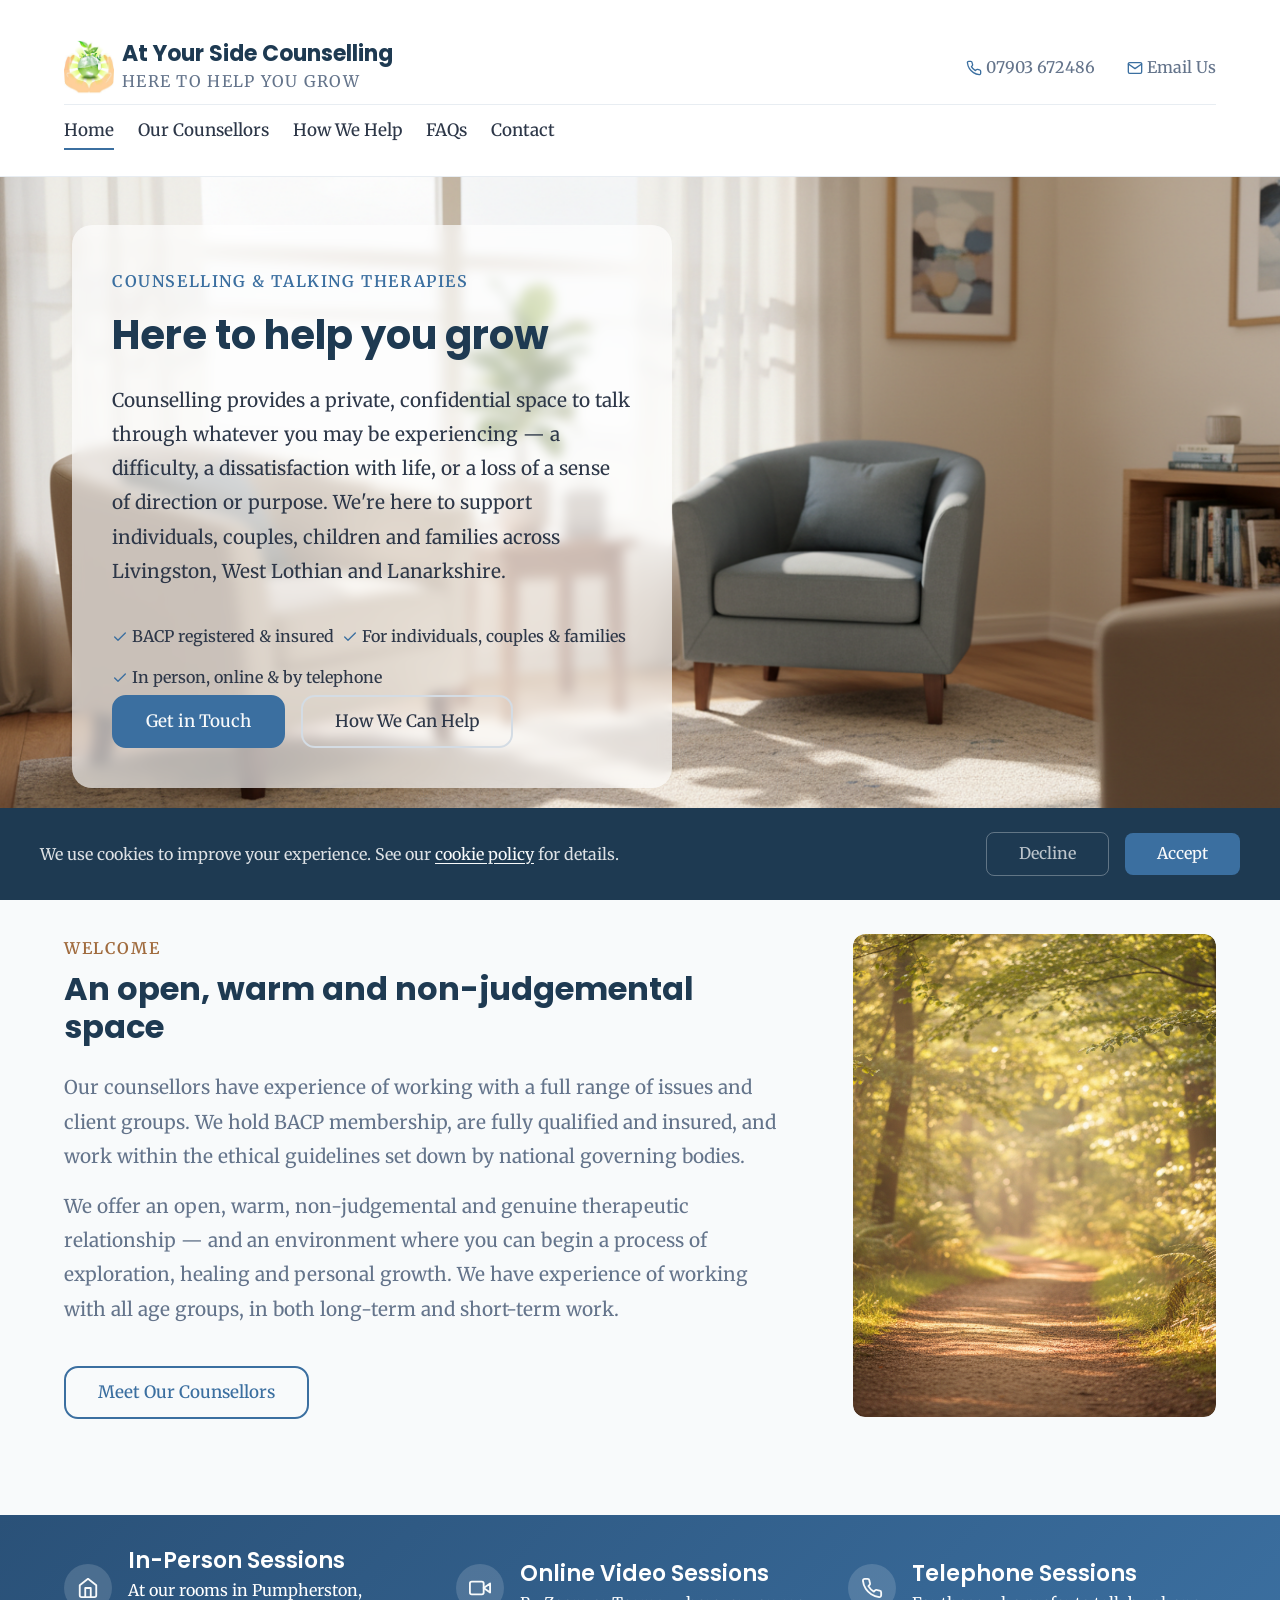
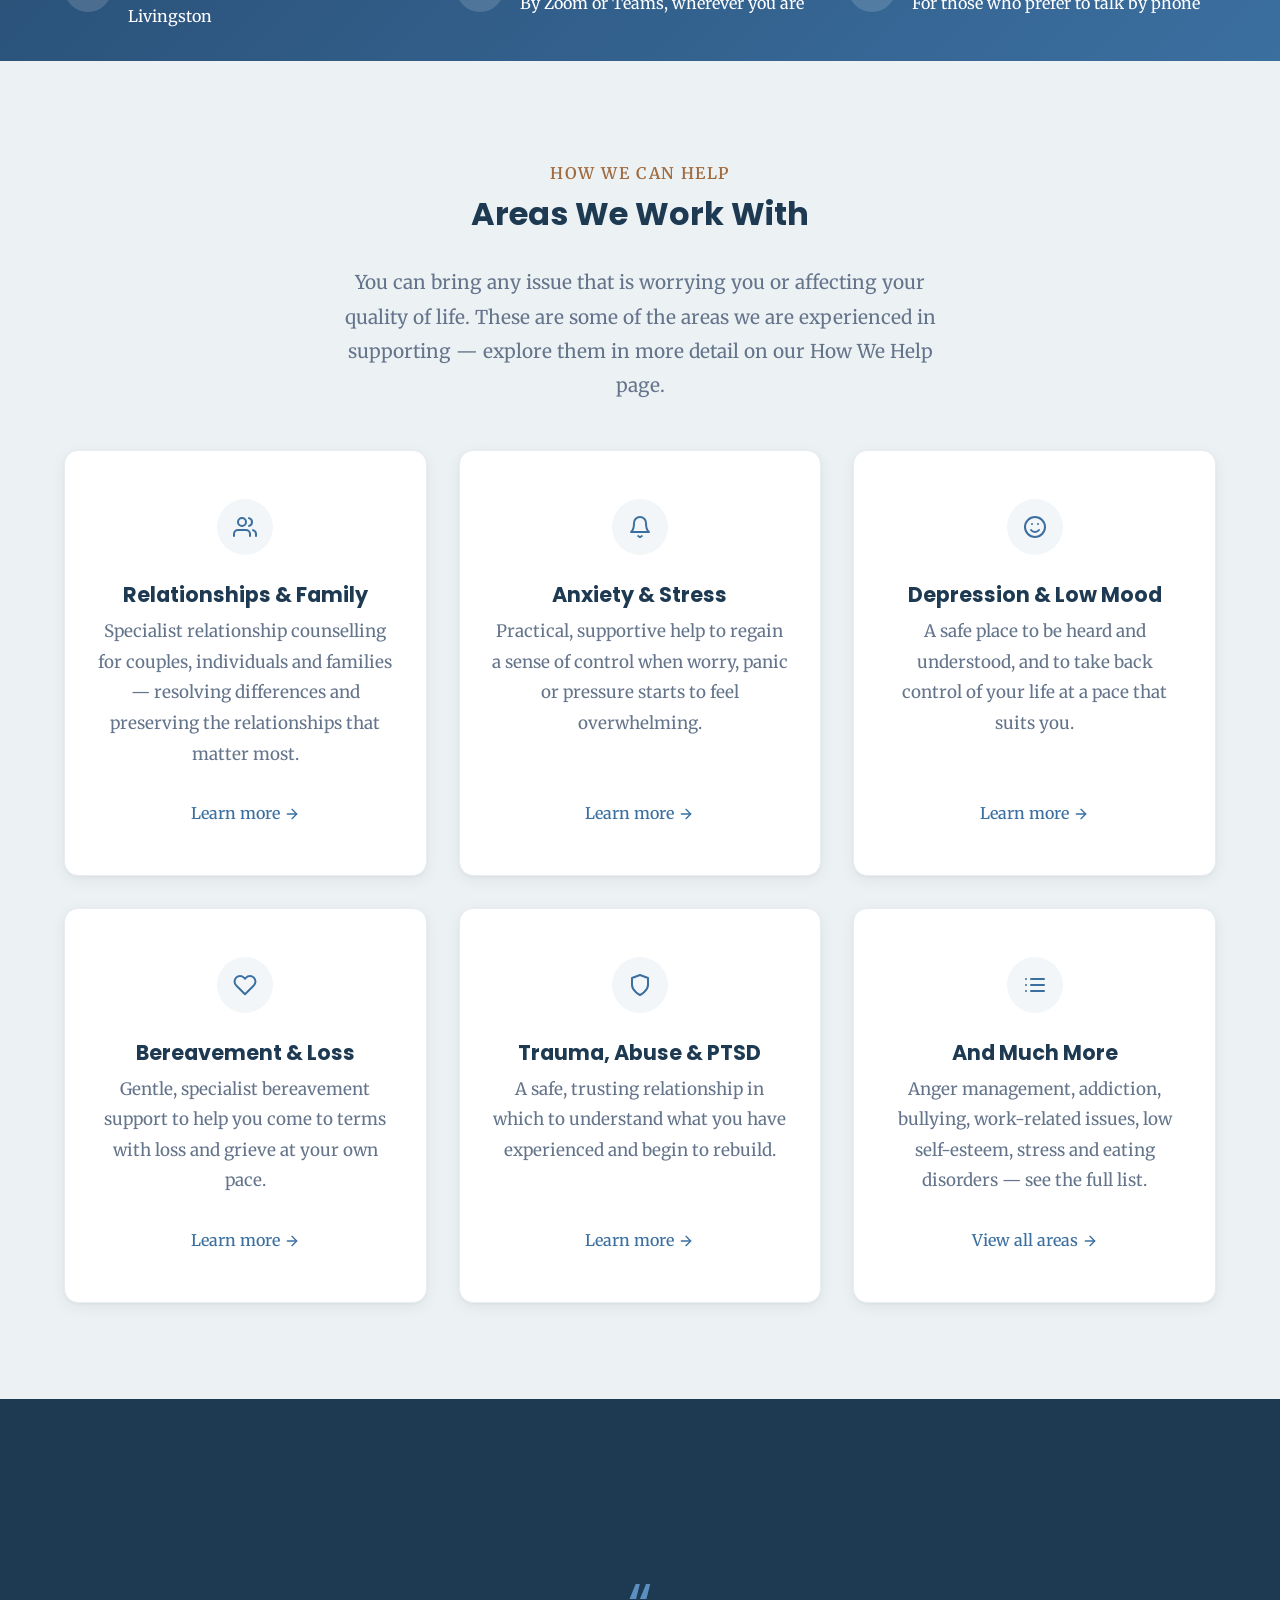
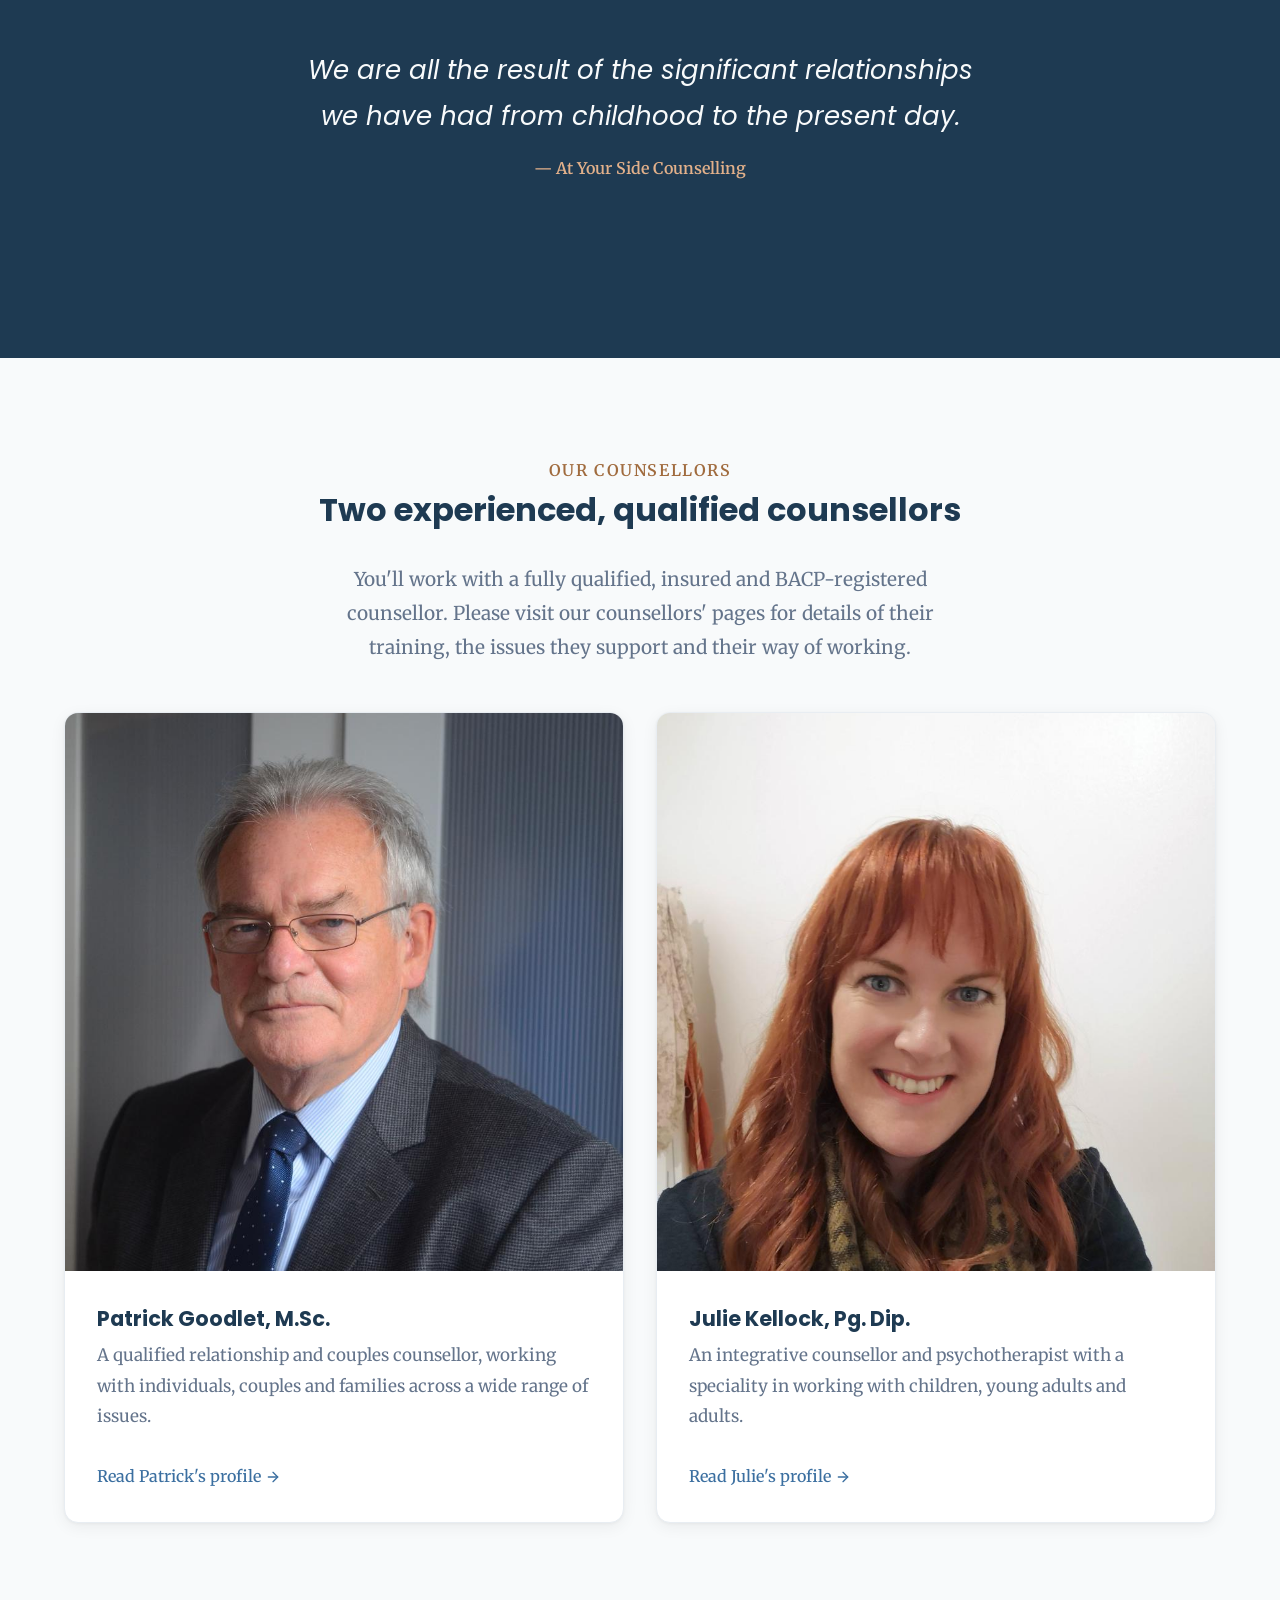
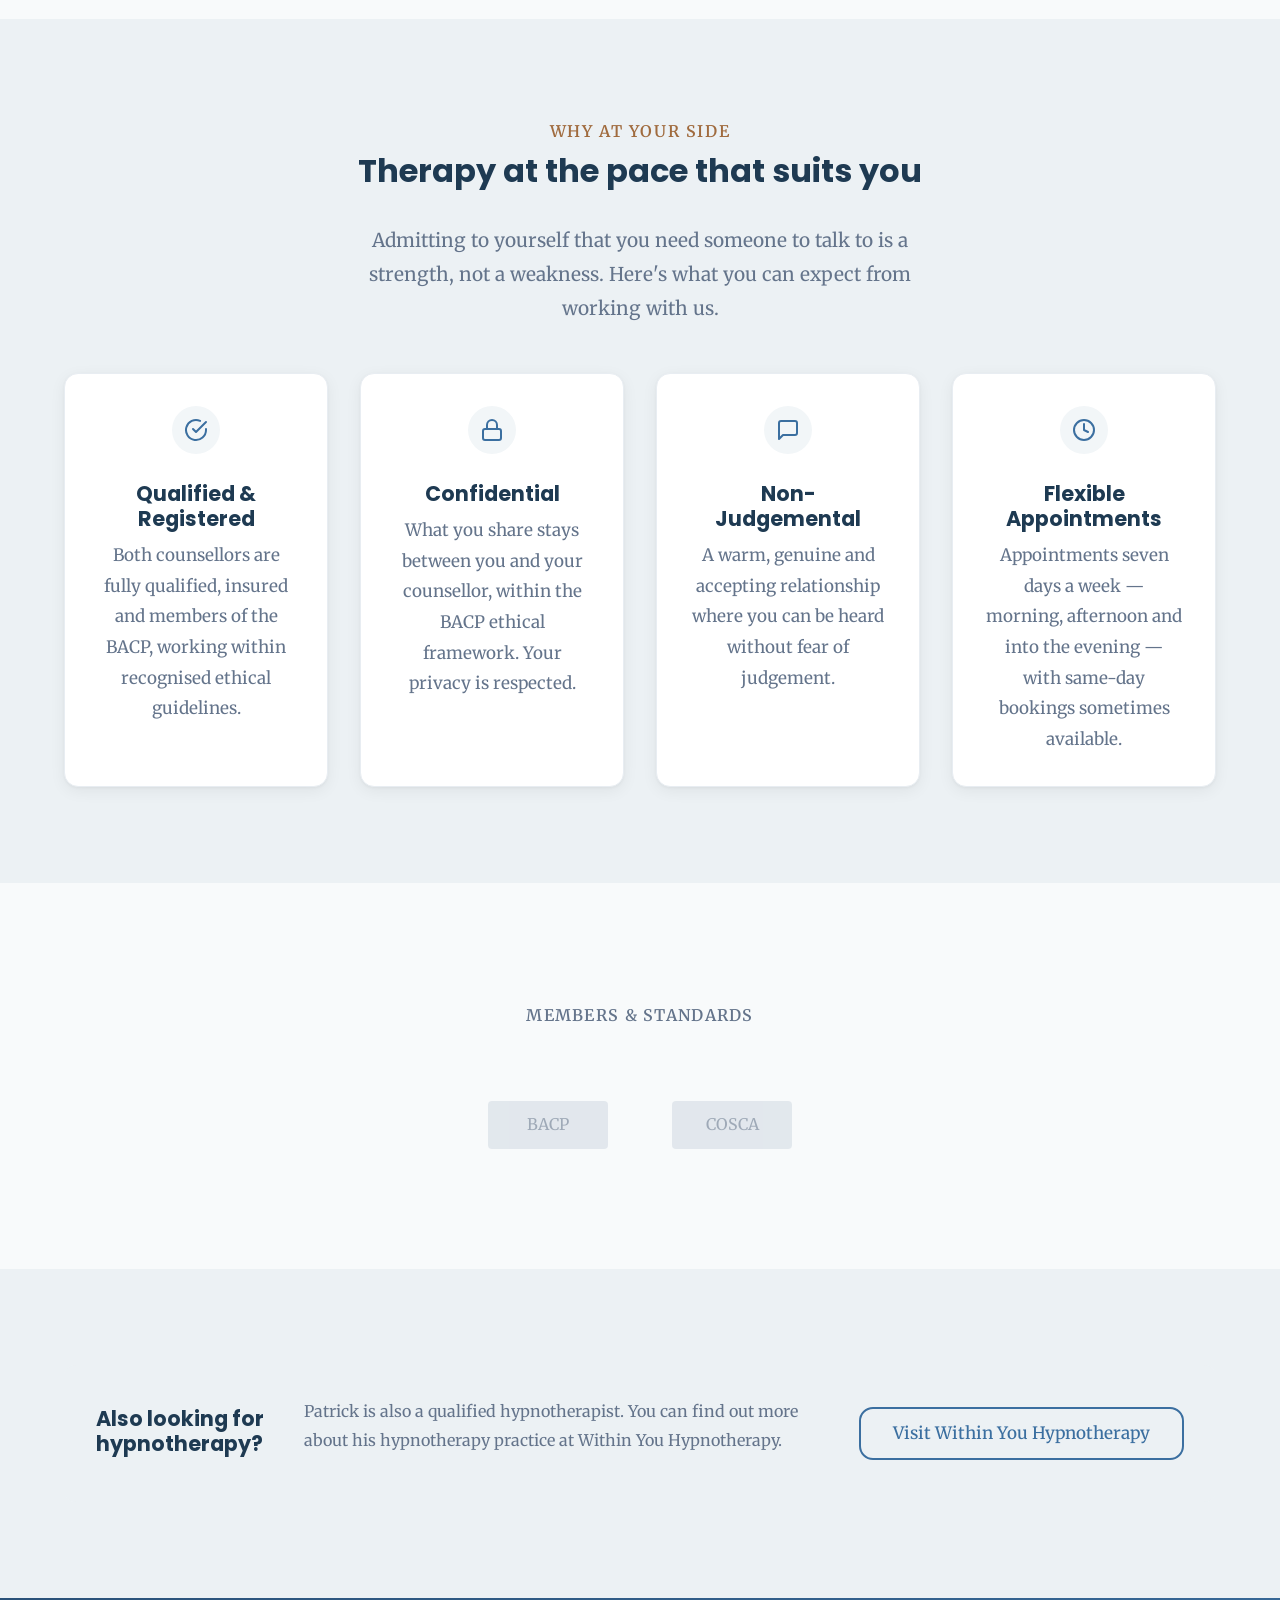
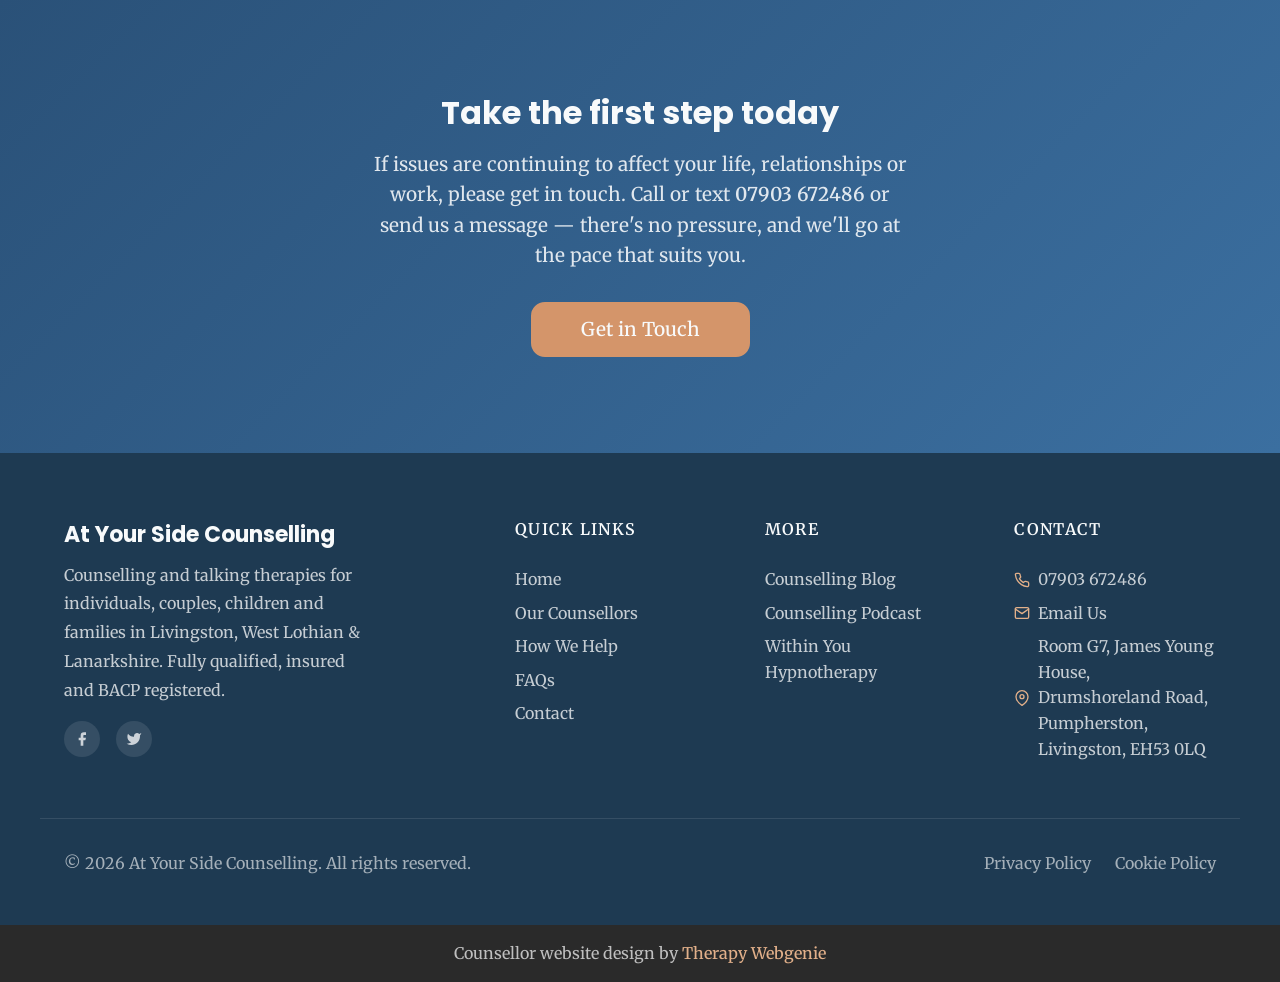
<file: index.html>
<!DOCTYPE html>
<html lang="en">
<head>
  <meta charset="UTF-8">
  <meta name="viewport" content="width=device-width, initial-scale=1.0">
  <meta name="description" content="At Your Side Counselling — a private, confidential space to talk, heal and grow. BACP-registered counselling for individuals, couples, children and families in Livingston, West Lothian & Lanarkshire.">
  <meta name="robots" content="max-image-preview:large">
  <meta name="author" content="At Your Side Counselling">
  <title>At Your Side Counselling — Here to help you grow</title>

  <link rel="canonical" href="https://www.atyoursidecounselling.scot/">

  <meta property="og:type" content="website">
  <meta property="og:url" content="https://www.atyoursidecounselling.scot/">
  <meta property="og:title" content="At Your Side Counselling — Here to help you grow">
  <meta property="og:description" content="BACP-registered counselling and talking therapies for individuals, couples, children and families in Livingston, West Lothian & Lanarkshire.">
  <meta property="og:image" content="https://www.atyoursidecounselling.scot/images/julie-kellock.jpg">

  <meta name="twitter:card" content="summary_large_image">
  <meta name="twitter:title" content="At Your Side Counselling — Here to help you grow">
  <meta name="twitter:description" content="BACP-registered counselling and talking therapies for individuals, couples, children and families in Livingston, West Lothian & Lanarkshire.">
  <meta name="twitter:image" content="https://www.atyoursidecounselling.scot/images/julie-kellock.jpg">

  <link rel="preconnect" href="https://fonts.googleapis.com">
  <link rel="preconnect" href="https://fonts.gstatic.com" crossorigin>

  <link rel="icon" href="images/favicon.png" type="image/png" sizes="96x96">
  <link rel="apple-touch-icon" href="images/apple-touch-icon.png">
  <link rel="stylesheet" href="css/base.css?v=1728">
  <link rel="stylesheet" href="css/components.css?v=1728">
  <link rel="stylesheet" href="css/theme.css?v=1728">
  <!-- PROFILE:schema -->
  <script type="application/ld+json">
  {
    "@context": "https://schema.org",
    "@type": "LocalBusiness",
    "name": "At Your Side Counselling",
    "description": "Counselling and talking therapies for individuals, couples, children and families in Livingston, West Lothian and Lanarkshire.",
    "url": "https://www.atyoursidecounselling.scot",
    "telephone": "+447903672486",
    "address": {
      "@type": "PostalAddress",
      "streetAddress": "Room G7, James Young House, Drumshoreland Road, Pumpherston",
      "addressLocality": "Livingston",
      "addressRegion": "West Lothian",
      "postalCode": "EH53 0LQ",
      "addressCountry": "GB"
    },
    "openingHours": [
      "Mo-Su 09:00-21:00"
    ],
    "image": "https://www.atyoursidecounselling.scot/images/hero.jpg"
  }
  </script>
  <!-- /PROFILE:schema -->
  <script type="application/ld+json">
  {
    "@context": "https://schema.org",
    "@type": "WebPage",
    "url": "https://www.atyoursidecounselling.scot/",
    "primaryImageOfPage": {
      "@type": "ImageObject",
      "contentUrl": "https://www.atyoursidecounselling.scot/images/julie-kellock.jpg",
      "width": 900,
      "height": 1200,
      "caption": "Julie Kellock, Counsellor and Psychotherapist"
    },
    "mainEntity": {
      "@type": "Person",
      "name": "Julie Kellock",
      "jobTitle": "Counsellor and Psychotherapist",
      "image": "https://www.atyoursidecounselling.scot/images/julie-kellock.jpg",
      "worksFor": {
        "@type": "LocalBusiness",
        "name": "At Your Side Counselling",
        "url": "https://www.atyoursidecounselling.scot"
      }
    }
  }
  </script>
<!-- BEACON -->
<script>(function(){try{var u="https:\/\/editmy.site\/api\/hit\/10";var d=JSON.stringify({p:location.pathname,r:document.referrer});if(navigator.sendBeacon){navigator.sendBeacon(u,d);}else{fetch(u,{method:"POST",keepalive:true,body:d});}}catch(e){}})();</script>
<!-- /BEACON -->
</head>
<body>

  <a href="#main" class="skip-link">Skip to main content</a>

  <!-- SECTION: nav -->
  <nav class="nav nav--two-tier" role="navigation" aria-label="Main navigation">
    <div class="container">
      <div class="nav__top">
        <a href="./" class="nav__brand nav__brand--inline">
          <!-- PROFILE:logo --><img src="images/logo.jpg" alt="At Your Side Counselling" class="nav__logo"><!-- /PROFILE:logo -->
          <div class="nav__brand-text">
            <span class="nav__name"><!-- PROFILE:site_title -->At Your Side Counselling<!-- /PROFILE:site_title --></span>
            <span class="nav__title"><!-- PROFILE:site_slogan -->Here to help you grow<!-- /PROFILE:site_slogan --></span>
          </div>
        </a>
        <div class="nav__contact">
          <div class="nav__contact-item">
            <svg xmlns="http://www.w3.org/2000/svg" viewBox="0 0 24 24" fill="none" stroke="currentColor" stroke-width="2" stroke-linecap="round" stroke-linejoin="round"><path d="M22 16.92v3a2 2 0 0 1-2.18 2 19.79 19.79 0 0 1-8.63-3.07 19.5 19.5 0 0 1-6-6 19.79 19.79 0 0 1-3.07-8.67A2 2 0 0 1 4.11 2h3a2 2 0 0 1 2 1.72c.127.96.361 1.903.7 2.81a2 2 0 0 1-.45 2.11L8.09 9.91a16 16 0 0 0 6 6l1.27-1.27a2 2 0 0 1 2.11-.45c.907.339 1.85.573 2.81.7A2 2 0 0 1 22 16.92z"></path></svg>
            <!-- PROFILE:phone_landline --><a href="tel:07903672486">07903 672486</a><!-- /PROFILE:phone_landline -->
          </div>
          <div class="nav__contact-item">
            <svg xmlns="http://www.w3.org/2000/svg" viewBox="0 0 24 24" fill="none" stroke="currentColor" stroke-width="2" stroke-linecap="round" stroke-linejoin="round"><path d="M4 4h16c1.1 0 2 .9 2 2v12c0 1.1-.9 2-2 2H4c-1.1 0-2-.9-2-2V6c0-1.1.9-2 2-2z"></path><polyline points="22,6 12,13 2,6"></polyline></svg>
            <a href="contact.html">Email Us</a>
          </div>
        </div>
      </div>
      <div class="nav__bottom">
        <div class="nav__links">
          <a href="./" class="nav__link nav__link--active">Home</a>
          <a href="about.html" class="nav__link">Our Counsellors</a>
          <a href="services.html" class="nav__link">How We Help</a>
          <a href="faq.html" class="nav__link">FAQs</a>
          <a href="contact.html" class="nav__link">Contact</a>
        </div>
        <button class="nav__toggle" aria-label="Toggle menu" aria-expanded="false" aria-controls="mobile-menu">
          <span class="nav__toggle-bar"></span>
          <span class="nav__toggle-bar"></span>
          <span class="nav__toggle-bar"></span>
        </button>
      </div>
    </div>
    <div class="nav__mobile" id="mobile-menu" role="menu">
      <a href="./" class="nav__link nav__link--active" role="menuitem">Home</a>
      <a href="about.html" class="nav__link" role="menuitem">Our Counsellors</a>
      <a href="services.html" class="nav__link" role="menuitem">How We Help</a>
      <a href="faq.html" class="nav__link" role="menuitem">FAQs</a>
      <a href="contact.html" class="nav__link" role="menuitem">Contact</a>
      <div class="nav__mobile-contact">
        <div class="nav__contact-item">
          <svg xmlns="http://www.w3.org/2000/svg" viewBox="0 0 24 24" fill="none" stroke="currentColor" stroke-width="2" stroke-linecap="round" stroke-linejoin="round"><path d="M22 16.92v3a2 2 0 0 1-2.18 2 19.79 19.79 0 0 1-8.63-3.07 19.5 19.5 0 0 1-6-6 19.79 19.79 0 0 1-3.07-8.67A2 2 0 0 1 4.11 2h3a2 2 0 0 1 2 1.72c.127.96.361 1.903.7 2.81a2 2 0 0 1-.45 2.11L8.09 9.91a16 16 0 0 0 6 6l1.27-1.27a2 2 0 0 1 2.11-.45c.907.339 1.85.573 2.81.7A2 2 0 0 1 22 16.92z"></path></svg>
          <a href="tel:07903672486">07903 672486</a>
        </div>
        <div class="nav__contact-item">
          <svg xmlns="http://www.w3.org/2000/svg" viewBox="0 0 24 24" fill="none" stroke="currentColor" stroke-width="2" stroke-linecap="round" stroke-linejoin="round"><path d="M4 4h16c1.1 0 2 .9 2 2v12c0 1.1-.9 2-2 2H4c-1.1 0-2-.9-2-2V6c0-1.1.9-2 2-2z"></path><polyline points="22,6 12,13 2,6"></polyline></svg>
          <a href="contact.html">Email Us</a>
        </div>
      </div>
    </div>
  </nav>
  <!-- /SECTION: nav -->

  <!-- Compact scroll header -->
  <div class="nav-scroll" aria-hidden="true">
    <div class="container nav-scroll__inner">
      <div class="nav-scroll__brand">
        <span class="nav-scroll__name"><!-- PROFILE:site_title -->At Your Side Counselling<!-- /PROFILE:site_title --></span>
        <span class="nav-scroll__title"><!-- PROFILE:site_slogan -->Here to help you grow<!-- /PROFILE:site_slogan --></span>
      </div>
      <div class="nav-scroll__right">
        <a href="tel:07903672486" class="nav-scroll__phone">
          <svg xmlns="http://www.w3.org/2000/svg" viewBox="0 0 24 24" fill="none" stroke="currentColor" stroke-width="2" stroke-linecap="round" stroke-linejoin="round"><path d="M22 16.92v3a2 2 0 0 1-2.18 2 19.79 19.79 0 0 1-8.63-3.07 19.5 19.5 0 0 1-6-6 19.79 19.79 0 0 1-3.07-8.67A2 2 0 0 1 4.11 2h3a2 2 0 0 1 2 1.72c.127.96.361 1.903.7 2.81a2 2 0 0 1-.45 2.11L8.09 9.91a16 16 0 0 0 6 6l1.27-1.27a2 2 0 0 1 2.11-.45c.907.339 1.85.573 2.81.7A2 2 0 0 1 22 16.92z"></path></svg>
          07903 672486
        </a>
        <a href="tel:07903672486" class="nav-scroll__phone-icon" aria-label="Call us">
          <svg xmlns="http://www.w3.org/2000/svg" viewBox="0 0 24 24" fill="none" stroke="currentColor" stroke-width="2" stroke-linecap="round" stroke-linejoin="round"><path d="M22 16.92v3a2 2 0 0 1-2.18 2 19.79 19.79 0 0 1-8.63-3.07 19.5 19.5 0 0 1-6-6 19.79 19.79 0 0 1-3.07-8.67A2 2 0 0 1 4.11 2h3a2 2 0 0 1 2 1.72c.127.96.361 1.903.7 2.81a2 2 0 0 1-.45 2.11L8.09 9.91a16 16 0 0 0 6 6l1.27-1.27a2 2 0 0 1 2.11-.45c.907.339 1.85.573 2.81.7A2 2 0 0 1 22 16.92z"></path></svg>
        </a>
        <button class="nav-scroll__toggle" aria-label="Toggle menu">
          <span class="nav-scroll__toggle-bar"></span>
          <span class="nav-scroll__toggle-bar"></span>
          <span class="nav-scroll__toggle-bar"></span>
        </button>
      </div>
    </div>
  </div>

  <main id="main">

    <!-- SECTION: hero -->
    <section class="hero hero--showcase hero--showcase-light hero--parallax" style="background-image: url('images/hero.jpg');">
      <div class="container hero__inner">
        <div class="hero__content">
          <span class="hero__label">Counselling &amp; Talking Therapies</span>
          <h1 class="hero__heading hero__heading--animate">Here to help you grow</h1>
          <p class="hero__text">Counselling provides a private, confidential space to talk through whatever you may be experiencing &mdash; a difficulty, a dissatisfaction with life, or a loss of a sense of direction or purpose. We're here to support individuals, couples, children and families across Livingston, West Lothian and Lanarkshire.</p>
          <ul class="hero__ticks">
            <li>
              <svg xmlns="http://www.w3.org/2000/svg" viewBox="0 0 24 24" fill="none" stroke="currentColor" stroke-width="2" stroke-linecap="round" stroke-linejoin="round"><polyline points="20 6 9 17 4 12"></polyline></svg>
              BACP registered &amp; insured
            </li>
            <li>
              <svg xmlns="http://www.w3.org/2000/svg" viewBox="0 0 24 24" fill="none" stroke="currentColor" stroke-width="2" stroke-linecap="round" stroke-linejoin="round"><polyline points="20 6 9 17 4 12"></polyline></svg>
              For individuals, couples &amp; families
            </li>
            <li>
              <svg xmlns="http://www.w3.org/2000/svg" viewBox="0 0 24 24" fill="none" stroke="currentColor" stroke-width="2" stroke-linecap="round" stroke-linejoin="round"><polyline points="20 6 9 17 4 12"></polyline></svg>
              In person, online &amp; by telephone
            </li>
          </ul>
          <div class="hero__actions">
            <a href="contact.html" class="btn btn--primary">Get in Touch</a>
            <a href="services.html" class="btn btn--secondary">How We Can Help</a>
          </div>
        </div>
        <div class="hero__image-wrap">
          <img src="images/hero.jpg" alt="A calm, welcoming counselling room with two armchairs beside a sunlit window" class="hero__image" width="800" height="600">
        </div>
      </div>
    </section>
    <!-- /SECTION: hero -->

    <!-- SECTION: intro -->
    <section class="section reveal">
      <div class="container intro__inner--reversed">
        <div class="intro__text">
          <span class="section-label">Welcome</span>
          <h2>An open, warm and non-judgemental space</h2>
          <p>Our counsellors have experience of working with a full range of issues and client groups. We hold BACP membership, are fully qualified and insured, and work within the ethical guidelines set down by national governing bodies.</p>
          <p>We offer an open, warm, non-judgemental and genuine therapeutic relationship &mdash; and an environment where you can begin a process of exploration, healing and personal growth. We have experience of working with all age groups, in both long-term and short-term work.</p>
          <a href="about.html" class="btn btn--secondary">Meet Our Counsellors</a>
        </div>
        <div class="intro__image-wrap">
          <img src="images/growth-path.jpg" alt="A sunlit woodland path, symbolising a journey of growth" class="intro__image" width="600" height="800">
        </div>
      </div>
    </section>
    <!-- /SECTION: intro -->

    <!-- SECTION: ways-to-work -->
    <section class="info-band info-band--primary reveal">
      <div class="container info-band__inner">
        <div class="info-band__item">
          <div class="info-band__icon">
            <svg xmlns="http://www.w3.org/2000/svg" viewBox="0 0 24 24" fill="none" stroke="currentColor" stroke-width="2" stroke-linecap="round" stroke-linejoin="round"><path d="M3 9l9-7 9 7v11a2 2 0 0 1-2 2H5a2 2 0 0 1-2-2z"></path><polyline points="9 22 9 12 15 12 15 22"></polyline></svg>
          </div>
          <div class="info-band__item-text">
            <span class="info-band__title">In-Person Sessions</span>
            <span class="info-band__text">At our rooms in Pumpherston, Livingston</span>
          </div>
        </div>
        <div class="info-band__item">
          <div class="info-band__icon">
            <svg xmlns="http://www.w3.org/2000/svg" viewBox="0 0 24 24" fill="none" stroke="currentColor" stroke-width="2" stroke-linecap="round" stroke-linejoin="round"><polygon points="23 7 16 12 23 17 23 7"></polygon><rect x="1" y="5" width="15" height="14" rx="2" ry="2"></rect></svg>
          </div>
          <div class="info-band__item-text">
            <span class="info-band__title">Online Video Sessions</span>
            <span class="info-band__text">By Zoom or Teams, wherever you are</span>
          </div>
        </div>
        <div class="info-band__item">
          <div class="info-band__icon">
            <svg xmlns="http://www.w3.org/2000/svg" viewBox="0 0 24 24" fill="none" stroke="currentColor" stroke-width="2" stroke-linecap="round" stroke-linejoin="round"><path d="M22 16.92v3a2 2 0 0 1-2.18 2 19.79 19.79 0 0 1-8.63-3.07 19.5 19.5 0 0 1-6-6 19.79 19.79 0 0 1-3.07-8.67A2 2 0 0 1 4.11 2h3a2 2 0 0 1 2 1.72c.127.96.361 1.903.7 2.81a2 2 0 0 1-.45 2.11L8.09 9.91a16 16 0 0 0 6 6l1.27-1.27a2 2 0 0 1 2.11-.45c.907.339 1.85.573 2.81.7A2 2 0 0 1 22 16.92z"></path></svg>
          </div>
          <div class="info-band__item-text">
            <span class="info-band__title">Telephone Sessions</span>
            <span class="info-band__text">For those who prefer to talk by phone</span>
          </div>
        </div>
      </div>
    </section>
    <!-- /SECTION: ways-to-work -->

    <!-- SECTION: services-overview -->
    <section class="section section--alt reveal">
      <div class="container text-center">
        <span class="section-label">How We Can Help</span>
        <h2>Areas We Work With</h2>
        <p class="section-subtitle">You can bring any issue that is worrying you or affecting your quality of life. These are some of the areas we are experienced in supporting &mdash; explore them in more detail on our How We Help page.</p>
      </div>
      <div class="container grid grid--3">
        <a href="services.html#relationships" class="card card--service">
          <div class="card__icon">
            <svg xmlns="http://www.w3.org/2000/svg" viewBox="0 0 24 24" fill="none" stroke="currentColor" stroke-width="2" stroke-linecap="round" stroke-linejoin="round"><path d="M17 21v-2a4 4 0 0 0-4-4H5a4 4 0 0 0-4 4v2"></path><circle cx="9" cy="7" r="4"></circle><path d="M23 21v-2a4 4 0 0 0-3-3.87"></path><path d="M16 3.13a4 4 0 0 1 0 7.75"></path></svg>
          </div>
          <h3 class="card__title">Relationships &amp; Family</h3>
          <p class="card__text">Specialist relationship counselling for couples, individuals and families &mdash; resolving differences and preserving the relationships that matter most.</p>
          <span class="card__link">Learn more <svg xmlns="http://www.w3.org/2000/svg" viewBox="0 0 24 24" fill="none" stroke="currentColor" stroke-width="2" stroke-linecap="round" stroke-linejoin="round" width="16" height="16"><line x1="5" y1="12" x2="19" y2="12"></line><polyline points="12 5 19 12 12 19"></polyline></svg></span>
        </a>
        <a href="services.html#anxiety" class="card card--service">
          <div class="card__icon">
            <svg xmlns="http://www.w3.org/2000/svg" viewBox="0 0 24 24" fill="none" stroke="currentColor" stroke-width="2" stroke-linecap="round" stroke-linejoin="round"><path d="M18 8A6 6 0 0 0 6 8c0 7-3 9-3 9h18s-3-2-3-9"></path><path d="M13.73 21a2 2 0 0 1-3.46 0"></path></svg>
          </div>
          <h3 class="card__title">Anxiety &amp; Stress</h3>
          <p class="card__text">Practical, supportive help to regain a sense of control when worry, panic or pressure starts to feel overwhelming.</p>
          <span class="card__link">Learn more <svg xmlns="http://www.w3.org/2000/svg" viewBox="0 0 24 24" fill="none" stroke="currentColor" stroke-width="2" stroke-linecap="round" stroke-linejoin="round" width="16" height="16"><line x1="5" y1="12" x2="19" y2="12"></line><polyline points="12 5 19 12 12 19"></polyline></svg></span>
        </a>
        <a href="services.html#depression" class="card card--service">
          <div class="card__icon">
            <svg xmlns="http://www.w3.org/2000/svg" viewBox="0 0 24 24" fill="none" stroke="currentColor" stroke-width="2" stroke-linecap="round" stroke-linejoin="round"><circle cx="12" cy="12" r="10"></circle><path d="M8 15s1.5 2 4 2 4-2 4-2"></path><line x1="9" y1="9" x2="9.01" y2="9"></line><line x1="15" y1="9" x2="15.01" y2="9"></line></svg>
          </div>
          <h3 class="card__title">Depression &amp; Low Mood</h3>
          <p class="card__text">A safe place to be heard and understood, and to take back control of your life at a pace that suits you.</p>
          <span class="card__link">Learn more <svg xmlns="http://www.w3.org/2000/svg" viewBox="0 0 24 24" fill="none" stroke="currentColor" stroke-width="2" stroke-linecap="round" stroke-linejoin="round" width="16" height="16"><line x1="5" y1="12" x2="19" y2="12"></line><polyline points="12 5 19 12 12 19"></polyline></svg></span>
        </a>
        <a href="services.html#bereavement" class="card card--service">
          <div class="card__icon">
            <svg xmlns="http://www.w3.org/2000/svg" viewBox="0 0 24 24" fill="none" stroke="currentColor" stroke-width="2" stroke-linecap="round" stroke-linejoin="round"><path d="M20.84 4.61a5.5 5.5 0 0 0-7.78 0L12 5.67l-1.06-1.06a5.5 5.5 0 0 0-7.78 7.78l1.06 1.06L12 21.23l7.78-7.78 1.06-1.06a5.5 5.5 0 0 0 0-7.78z"></path></svg>
          </div>
          <h3 class="card__title">Bereavement &amp; Loss</h3>
          <p class="card__text">Gentle, specialist bereavement support to help you come to terms with loss and grieve at your own pace.</p>
          <span class="card__link">Learn more <svg xmlns="http://www.w3.org/2000/svg" viewBox="0 0 24 24" fill="none" stroke="currentColor" stroke-width="2" stroke-linecap="round" stroke-linejoin="round" width="16" height="16"><line x1="5" y1="12" x2="19" y2="12"></line><polyline points="12 5 19 12 12 19"></polyline></svg></span>
        </a>
        <a href="services.html#trauma" class="card card--service">
          <div class="card__icon">
            <svg xmlns="http://www.w3.org/2000/svg" viewBox="0 0 24 24" fill="none" stroke="currentColor" stroke-width="2" stroke-linecap="round" stroke-linejoin="round"><path d="M12 22s8-4 8-10V5l-8-3-8 3v7c0 6 8 10 8 10z"></path></svg>
          </div>
          <h3 class="card__title">Trauma, Abuse &amp; PTSD</h3>
          <p class="card__text">A safe, trusting relationship in which to understand what you have experienced and begin to rebuild.</p>
          <span class="card__link">Learn more <svg xmlns="http://www.w3.org/2000/svg" viewBox="0 0 24 24" fill="none" stroke="currentColor" stroke-width="2" stroke-linecap="round" stroke-linejoin="round" width="16" height="16"><line x1="5" y1="12" x2="19" y2="12"></line><polyline points="12 5 19 12 12 19"></polyline></svg></span>
        </a>
        <a href="services.html" class="card card--service">
          <div class="card__icon">
            <svg xmlns="http://www.w3.org/2000/svg" viewBox="0 0 24 24" fill="none" stroke="currentColor" stroke-width="2" stroke-linecap="round" stroke-linejoin="round"><line x1="8" y1="6" x2="21" y2="6"></line><line x1="8" y1="12" x2="21" y2="12"></line><line x1="8" y1="18" x2="21" y2="18"></line><line x1="3" y1="6" x2="3.01" y2="6"></line><line x1="3" y1="12" x2="3.01" y2="12"></line><line x1="3" y1="18" x2="3.01" y2="18"></line></svg>
          </div>
          <h3 class="card__title">And Much More</h3>
          <p class="card__text">Anger management, addiction, bullying, work-related issues, low self-esteem, stress and eating disorders &mdash; see the full list.</p>
          <span class="card__link">View all areas <svg xmlns="http://www.w3.org/2000/svg" viewBox="0 0 24 24" fill="none" stroke="currentColor" stroke-width="2" stroke-linecap="round" stroke-linejoin="round" width="16" height="16"><line x1="5" y1="12" x2="19" y2="12"></line><polyline points="12 5 19 12 12 19"></polyline></svg></span>
        </a>
      </div>
    </section>
    <!-- /SECTION: services-overview -->

    <!-- SECTION: quote -->
    <section class="section section--dark reveal">
      <div class="container">
        <blockquote class="blockquote blockquote--pull">
          <p class="blockquote__text" style="color: var(--color-text-inverse);">We are all the result of the significant relationships we have had from childhood to the present day.</p>
          <cite class="blockquote__cite" style="color: var(--color-secondary-light);">&mdash; At Your Side Counselling</cite>
        </blockquote>
      </div>
    </section>
    <!-- /SECTION: quote -->

    <!-- SECTION: counsellors -->
    <section class="section reveal">
      <div class="container text-center">
        <span class="section-label">Our Counsellors</span>
        <h2>Two experienced, qualified counsellors</h2>
        <p class="section-subtitle">You'll work with a fully qualified, insured and BACP-registered counsellor. Please visit our counsellors' pages for details of their training, the issues they support and their way of working.</p>
      </div>
      <div class="container grid grid--2">
        <a href="about.html#patrick" class="card card--image-top card--portrait">
          <div class="card__image-wrap">
            <img src="images/patrick-goodlet.jpg" alt="Patrick Goodlet, M.Sc., counsellor and psychotherapist" class="card__image" width="600" height="600">
          </div>
          <div class="card__body">
            <h3 class="card__title">Patrick Goodlet, M.Sc.</h3>
            <p class="card__text">A qualified relationship and couples counsellor, working with individuals, couples and families across a wide range of issues.</p>
            <span class="card__link">Read Patrick's profile <svg xmlns="http://www.w3.org/2000/svg" viewBox="0 0 24 24" fill="none" stroke="currentColor" stroke-width="2" stroke-linecap="round" stroke-linejoin="round" width="16" height="16"><line x1="5" y1="12" x2="19" y2="12"></line><polyline points="12 5 19 12 12 19"></polyline></svg></span>
          </div>
        </a>
        <a href="about.html#julie" class="card card--image-top card--portrait">
          <div class="card__image-wrap">
            <img src="images/julie-kellock.jpg" alt="Julie Kellock, Pg. Dip., integrative counsellor and psychotherapist" class="card__image" width="600" height="600">
          </div>
          <div class="card__body">
            <h3 class="card__title">Julie Kellock, Pg. Dip.</h3>
            <p class="card__text">An integrative counsellor and psychotherapist with a speciality in working with children, young adults and adults.</p>
            <span class="card__link">Read Julie's profile <svg xmlns="http://www.w3.org/2000/svg" viewBox="0 0 24 24" fill="none" stroke="currentColor" stroke-width="2" stroke-linecap="round" stroke-linejoin="round" width="16" height="16"><line x1="5" y1="12" x2="19" y2="12"></line><polyline points="12 5 19 12 12 19"></polyline></svg></span>
          </div>
        </a>
      </div>
    </section>
    <!-- /SECTION: counsellors -->

    <!-- SECTION: why-choose -->
    <section class="section section--alt reveal">
      <div class="container text-center">
        <span class="section-label">Why At Your Side</span>
        <h2>Therapy at the pace that suits you</h2>
        <p class="section-subtitle">Admitting to yourself that you need someone to talk to is a strength, not a weakness. Here's what you can expect from working with us.</p>
      </div>
      <div class="container grid grid--4">
        <div class="card card--feature">
          <div class="card__icon">
            <svg xmlns="http://www.w3.org/2000/svg" viewBox="0 0 24 24" fill="none" stroke="currentColor" stroke-width="2" stroke-linecap="round" stroke-linejoin="round"><path d="M22 11.08V12a10 10 0 1 1-5.93-9.14"></path><polyline points="22 4 12 14.01 9 11.01"></polyline></svg>
          </div>
          <h3 class="card__title">Qualified &amp; Registered</h3>
          <p class="card__text">Both counsellors are fully qualified, insured and members of the BACP, working within recognised ethical guidelines.</p>
        </div>
        <div class="card card--feature">
          <div class="card__icon">
            <svg xmlns="http://www.w3.org/2000/svg" viewBox="0 0 24 24" fill="none" stroke="currentColor" stroke-width="2" stroke-linecap="round" stroke-linejoin="round"><rect x="3" y="11" width="18" height="11" rx="2" ry="2"></rect><path d="M7 11V7a5 5 0 0 1 10 0v4"></path></svg>
          </div>
          <h3 class="card__title">Confidential</h3>
          <p class="card__text">What you share stays between you and your counsellor, within the BACP ethical framework. Your privacy is respected.</p>
        </div>
        <div class="card card--feature">
          <div class="card__icon">
            <svg xmlns="http://www.w3.org/2000/svg" viewBox="0 0 24 24" fill="none" stroke="currentColor" stroke-width="2" stroke-linecap="round" stroke-linejoin="round"><path d="M21 15a2 2 0 0 1-2 2H7l-4 4V5a2 2 0 0 1 2-2h14a2 2 0 0 1 2 2z"></path></svg>
          </div>
          <h3 class="card__title">Non-Judgemental</h3>
          <p class="card__text">A warm, genuine and accepting relationship where you can be heard without fear of judgement.</p>
        </div>
        <div class="card card--feature">
          <div class="card__icon">
            <svg xmlns="http://www.w3.org/2000/svg" viewBox="0 0 24 24" fill="none" stroke="currentColor" stroke-width="2" stroke-linecap="round" stroke-linejoin="round"><circle cx="12" cy="12" r="10"></circle><polyline points="12 6 12 12 16 14"></polyline></svg>
          </div>
          <h3 class="card__title">Flexible Appointments</h3>
          <p class="card__text">Appointments seven days a week &mdash; morning, afternoon and into the evening &mdash; with same-day bookings sometimes available.</p>
        </div>
      </div>
    </section>
    <!-- /SECTION: why-choose -->

    <!-- SECTION: trust-bar -->
    <section class="section reveal">
      <div class="container">
        <div class="trust-bar">
          <span class="trust-bar__label">Members &amp; Standards</span>
          <div class="trust-bar__logo-placeholder">BACP</div>
          <div class="trust-bar__logo-placeholder">COSCA</div>
        </div>
      </div>
    </section>
    <!-- /SECTION: trust-bar -->

    <!-- SECTION: hypnotherapy -->
    <section class="section section--alt reveal">
      <div class="container">
        <div class="cta-inline">
          <h3>Also looking for hypnotherapy?</h3>
          <p>Patrick is also a qualified hypnotherapist. You can find out more about his hypnotherapy practice at Within You Hypnotherapy.</p>
          <a href="https://withinyou.uk" class="btn btn--secondary" target="_blank" rel="noopener">Visit Within You Hypnotherapy</a>
        </div>
      </div>
    </section>
    <!-- /SECTION: hypnotherapy -->

    <!-- SECTION: cta -->
    <section class="section cta-banner reveal">
      <div class="container text-center">
        <h2>Take the first step today</h2>
        <p>If issues are continuing to affect your life, relationships or work, please get in touch. Call or text <strong>07903 672486</strong> or send us a message &mdash; there's no pressure, and we'll go at the pace that suits you.</p>
        <div class="cta-banner__buttons">
          <a href="contact.html" class="btn btn--accent">Get in Touch</a>
        </div>
      </div>
    </section>
    <!-- /SECTION: cta -->

  </main>

  <!-- SECTION: footer -->
  <footer class="footer">
    <div class="container footer__inner">
      <div class="footer__brand">
        <p class="footer__brand-name">At Your Side Counselling</p>
        <p class="footer__brand-text">Counselling and talking therapies for individuals, couples, children and families in Livingston, West Lothian &amp; Lanarkshire. Fully qualified, insured and BACP registered.</p>
        <div class="footer__social">
          <a href="https://www.facebook.com/At-Your-Side-Therapy-408542399340786/" target="_blank" rel="noopener" aria-label="Facebook">
            <svg xmlns="http://www.w3.org/2000/svg" viewBox="0 0 24 24" fill="currentColor"><path d="M18 2h-3a5 5 0 0 0-5 5v3H7v4h3v8h4v-8h3l1-4h-4V7a1 1 0 0 1 1-1h3z"></path></svg>
          </a>
          <a href="https://twitter.com/AtYourSide2" target="_blank" rel="noopener" aria-label="Twitter / X">
            <svg xmlns="http://www.w3.org/2000/svg" viewBox="0 0 24 24" fill="currentColor"><path d="M23 3a10.9 10.9 0 0 1-3.14 1.53 4.48 4.48 0 0 0-7.86 3v1A10.66 10.66 0 0 1 3 4s-4 9 5 13a11.64 11.64 0 0 1-7 2c9 5 20 0 20-11.5a4.5 4.5 0 0 0-.08-.83A7.72 7.72 0 0 0 23 3z"></path></svg>
          </a>
        </div>
      </div>
      <div class="footer__col">
        <p class="footer__heading">Quick Links</p>
        <div class="footer__links">
          <a href="./" class="footer__link">Home</a>
          <a href="about.html" class="footer__link">Our Counsellors</a>
          <a href="services.html" class="footer__link">How We Help</a>
          <a href="faq.html" class="footer__link">FAQs</a>
          <a href="contact.html" class="footer__link">Contact</a>
        </div>
      </div>
      <div class="footer__col">
        <p class="footer__heading">More</p>
        <div class="footer__links">
          <a href="https://atyoursidetherapyblog.wordpress.com/" class="footer__link" target="_blank" rel="noopener">Counselling Blog</a>
          <a href="https://anchor.fm/patrick-goodlet" class="footer__link" target="_blank" rel="noopener">Counselling Podcast</a>
          <a href="https://www.withinyou.uk" class="footer__link" target="_blank" rel="noopener">Within You Hypnotherapy</a>
        </div>
      </div>
      <div class="footer__col">
        <p class="footer__heading">Contact</p>
        <div class="footer__contact-item">
          <svg xmlns="http://www.w3.org/2000/svg" viewBox="0 0 24 24" fill="none" stroke="currentColor" stroke-width="2" stroke-linecap="round" stroke-linejoin="round"><path d="M22 16.92v3a2 2 0 0 1-2.18 2 19.79 19.79 0 0 1-8.63-3.07 19.5 19.5 0 0 1-6-6 19.79 19.79 0 0 1-3.07-8.67A2 2 0 0 1 4.11 2h3a2 2 0 0 1 2 1.72 12.84 12.84 0 0 0 .7 2.81 2 2 0 0 1-.45 2.11L8.09 9.91a16 16 0 0 0 6 6l1.27-1.27a2 2 0 0 1 2.11-.45 12.84 12.84 0 0 0 2.81.7A2 2 0 0 1 22 16.92z"></path></svg>
          <!-- PROFILE:phone_landline --><span>07903 672486</span><!-- /PROFILE:phone_landline -->
        </div>
        <div class="footer__contact-item">
          <svg xmlns="http://www.w3.org/2000/svg" viewBox="0 0 24 24" fill="none" stroke="currentColor" stroke-width="2" stroke-linecap="round" stroke-linejoin="round"><path d="M4 4h16c1.1 0 2 .9 2 2v12c0 1.1-.9 2-2 2H4c-1.1 0-2-.9-2-2V6c0-1.1.9-2 2-2z"></path><polyline points="22,6 12,13 2,6"></polyline></svg>
          <a href="contact.html">Email Us</a>
        </div>
        <div class="footer__contact-item">
          <svg xmlns="http://www.w3.org/2000/svg" viewBox="0 0 24 24" fill="none" stroke="currentColor" stroke-width="2" stroke-linecap="round" stroke-linejoin="round"><path d="M21 10c0 7-9 13-9 13s-9-6-9-13a9 9 0 0 1 18 0z"></path><circle cx="12" cy="10" r="3"></circle></svg>
          <!-- PROFILE:address --><span>Room G7, James Young House, Drumshoreland Road, Pumpherston, Livingston, EH53 0LQ</span><!-- /PROFILE:address -->
        </div>
      </div>
    </div>
    <div class="container footer__bottom">
      <p class="footer__copyright">&copy; <script>document.write(new Date().getFullYear())</script> At Your Side Counselling. All rights reserved.</p>
      <div class="footer__legal">
        <a href="privacy.html">Privacy Policy</a>
        <a href="cookies-policy.html">Cookie Policy</a>
      </div>
    </div>
  </footer>
  <!-- /SECTION: footer -->

  <div class="site-credit">
    <p>Counsellor website design by <a href="https://www.therapywebgenie.com/website-design/counsellors/" target="_blank" rel="noopener nofollow">Therapy Webgenie</a></p>
  </div>

  <!-- Cookie Consent -->
  <div class="cookie-banner" role="dialog" aria-label="Cookie consent">
    <div class="cookie-banner__inner">
      <p class="cookie-banner__text">We use cookies to improve your experience. See our <a href="cookies-policy.html">cookie policy</a> for details.</p>
      <div class="cookie-banner__buttons">
        <button class="cookie-banner__accept">Accept</button>
        <button class="cookie-banner__decline">Decline</button>
      </div>
    </div>
  </div>

  <!-- Back to Top -->
  <button class="back-to-top" aria-label="Back to top">
    <svg xmlns="http://www.w3.org/2000/svg" viewBox="0 0 24 24" fill="none" stroke="currentColor" stroke-width="2" stroke-linecap="round" stroke-linejoin="round"><polyline points="18 15 12 9 6 15"></polyline></svg>
  </button>

  <script src="js/main.js"></script>
</body>
</html>
</file>
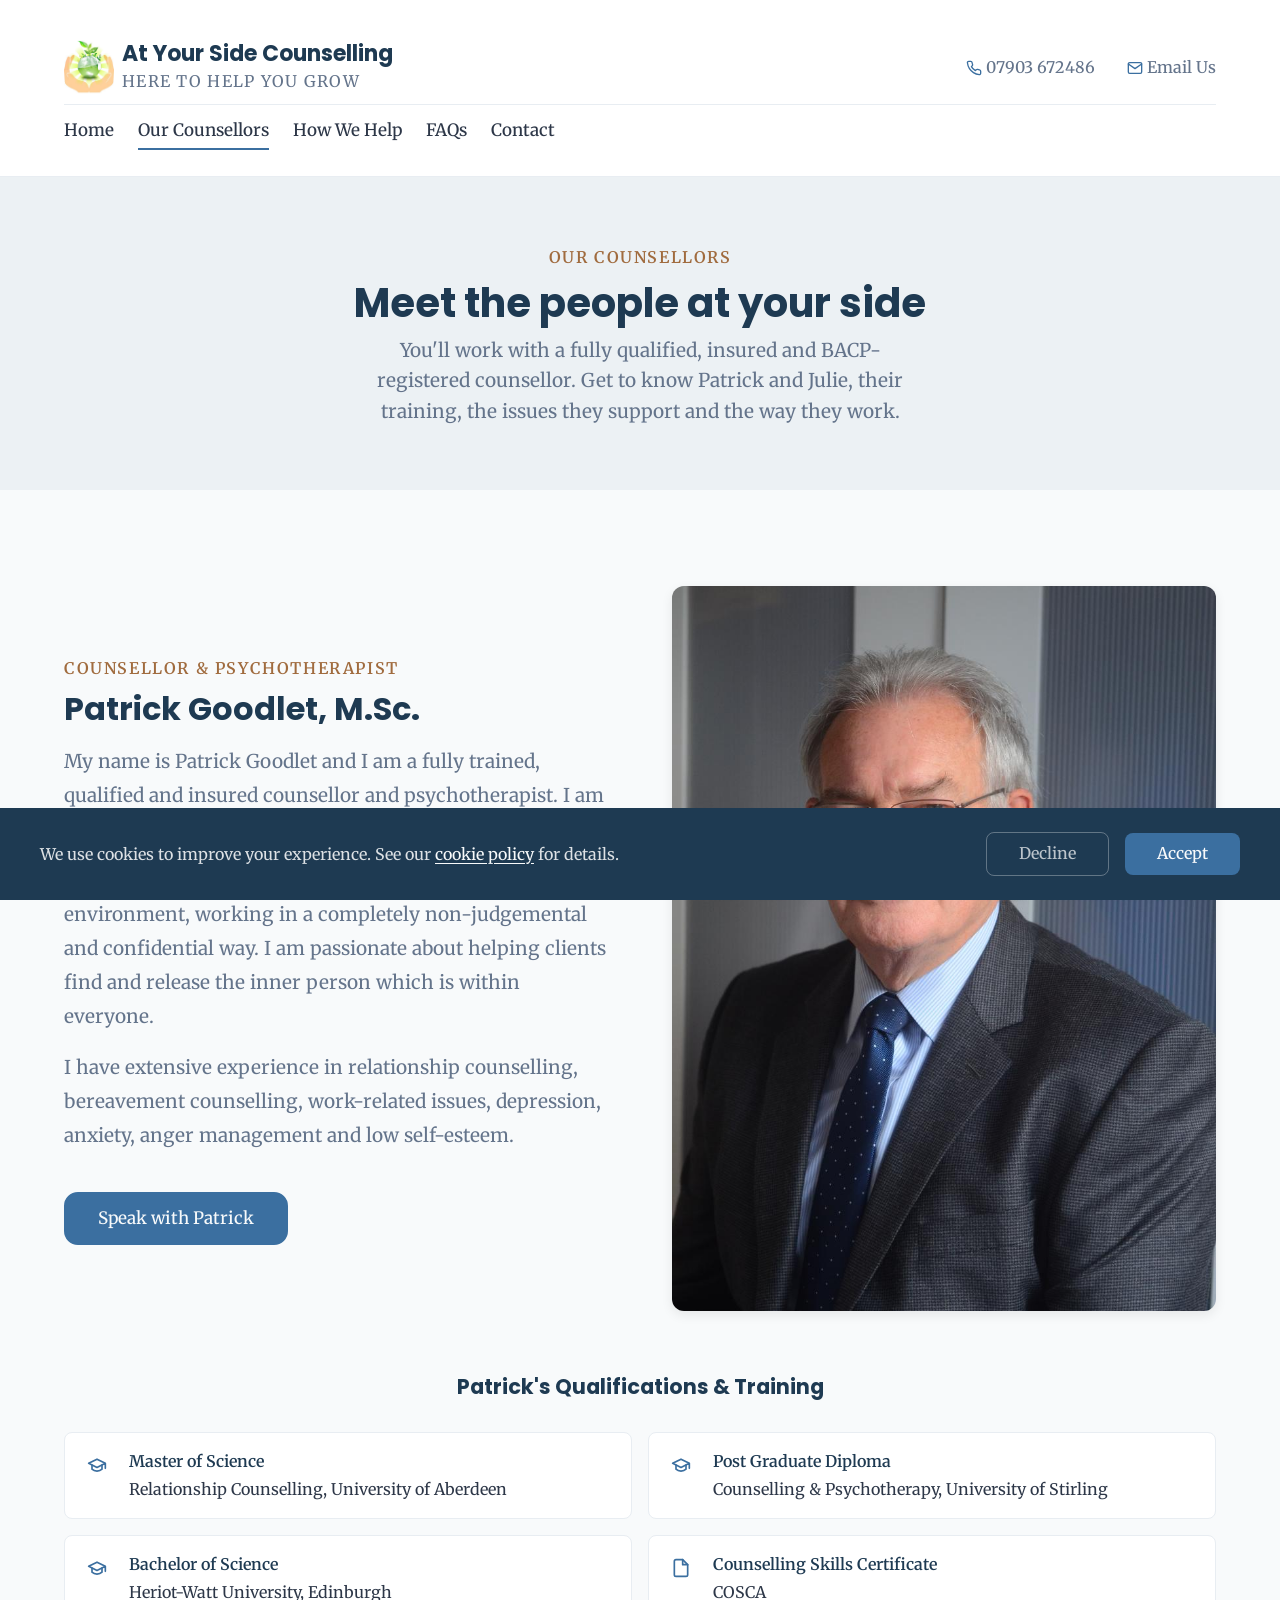
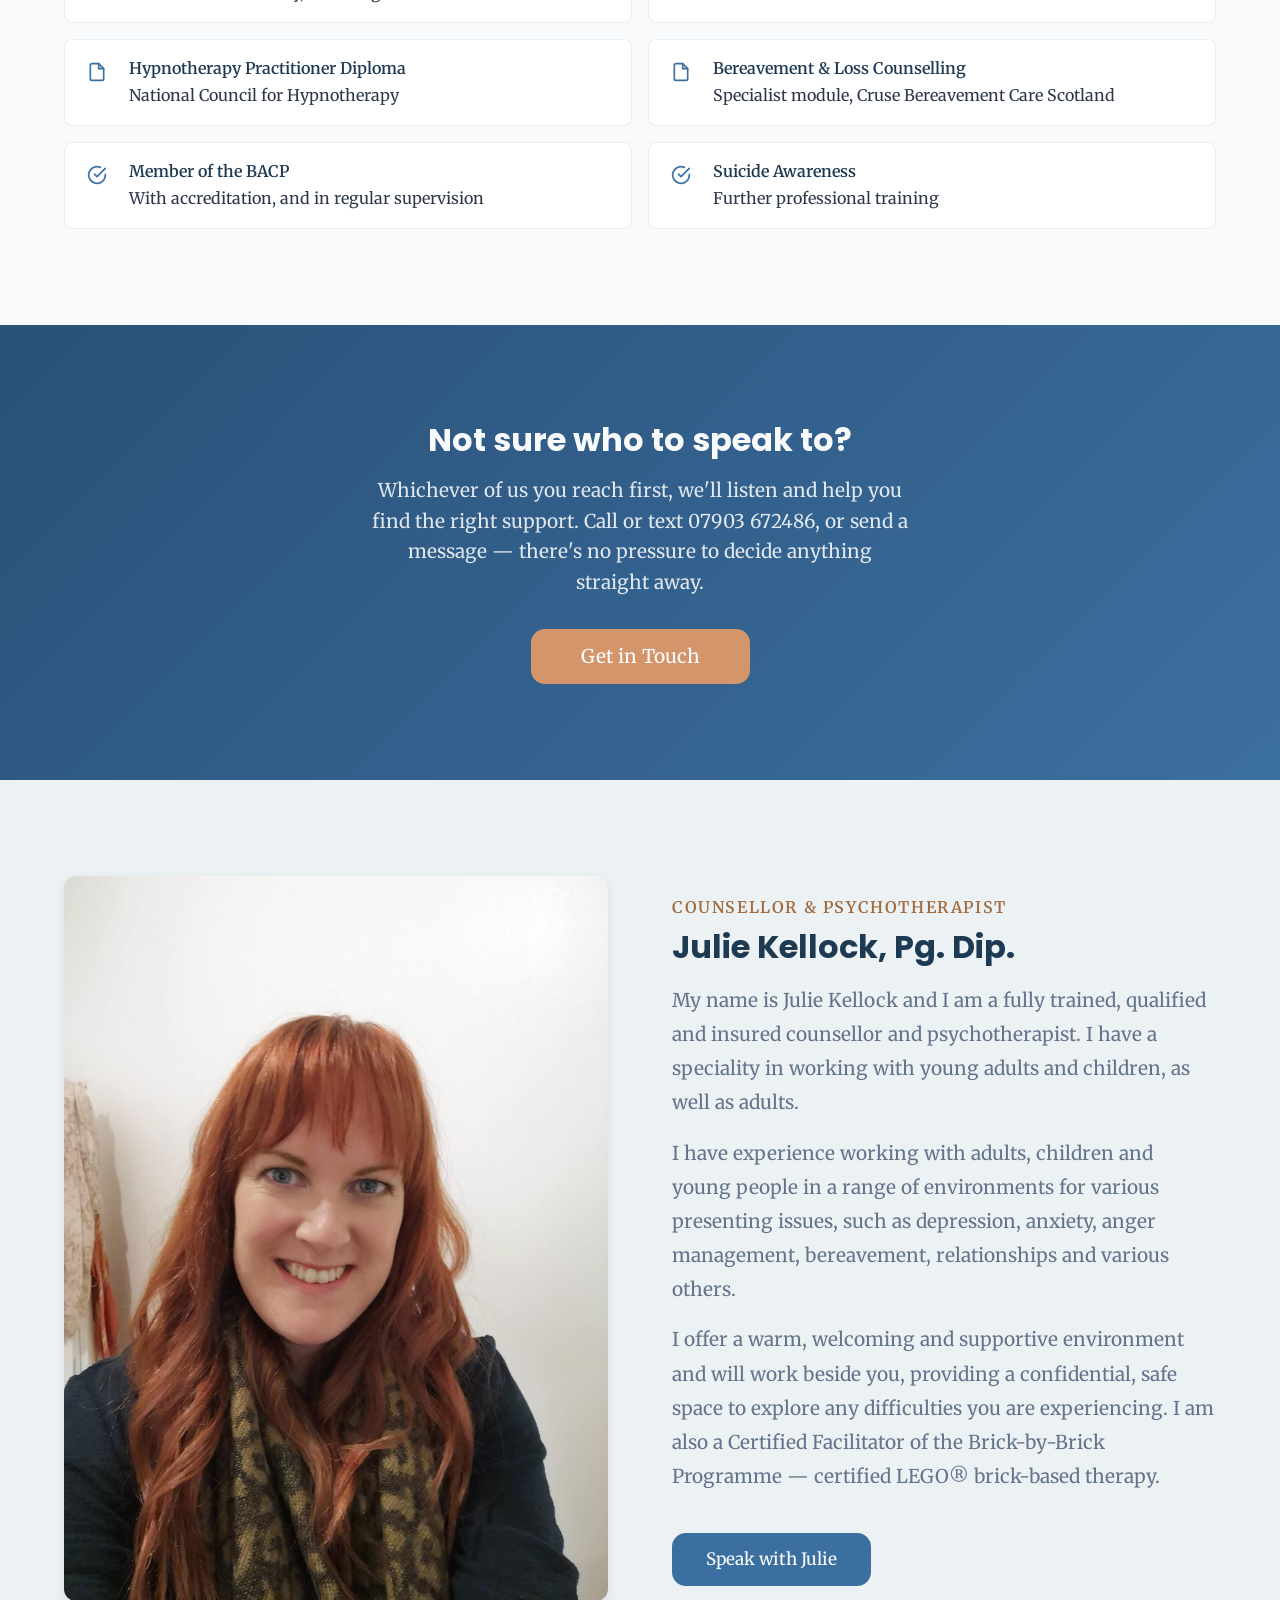
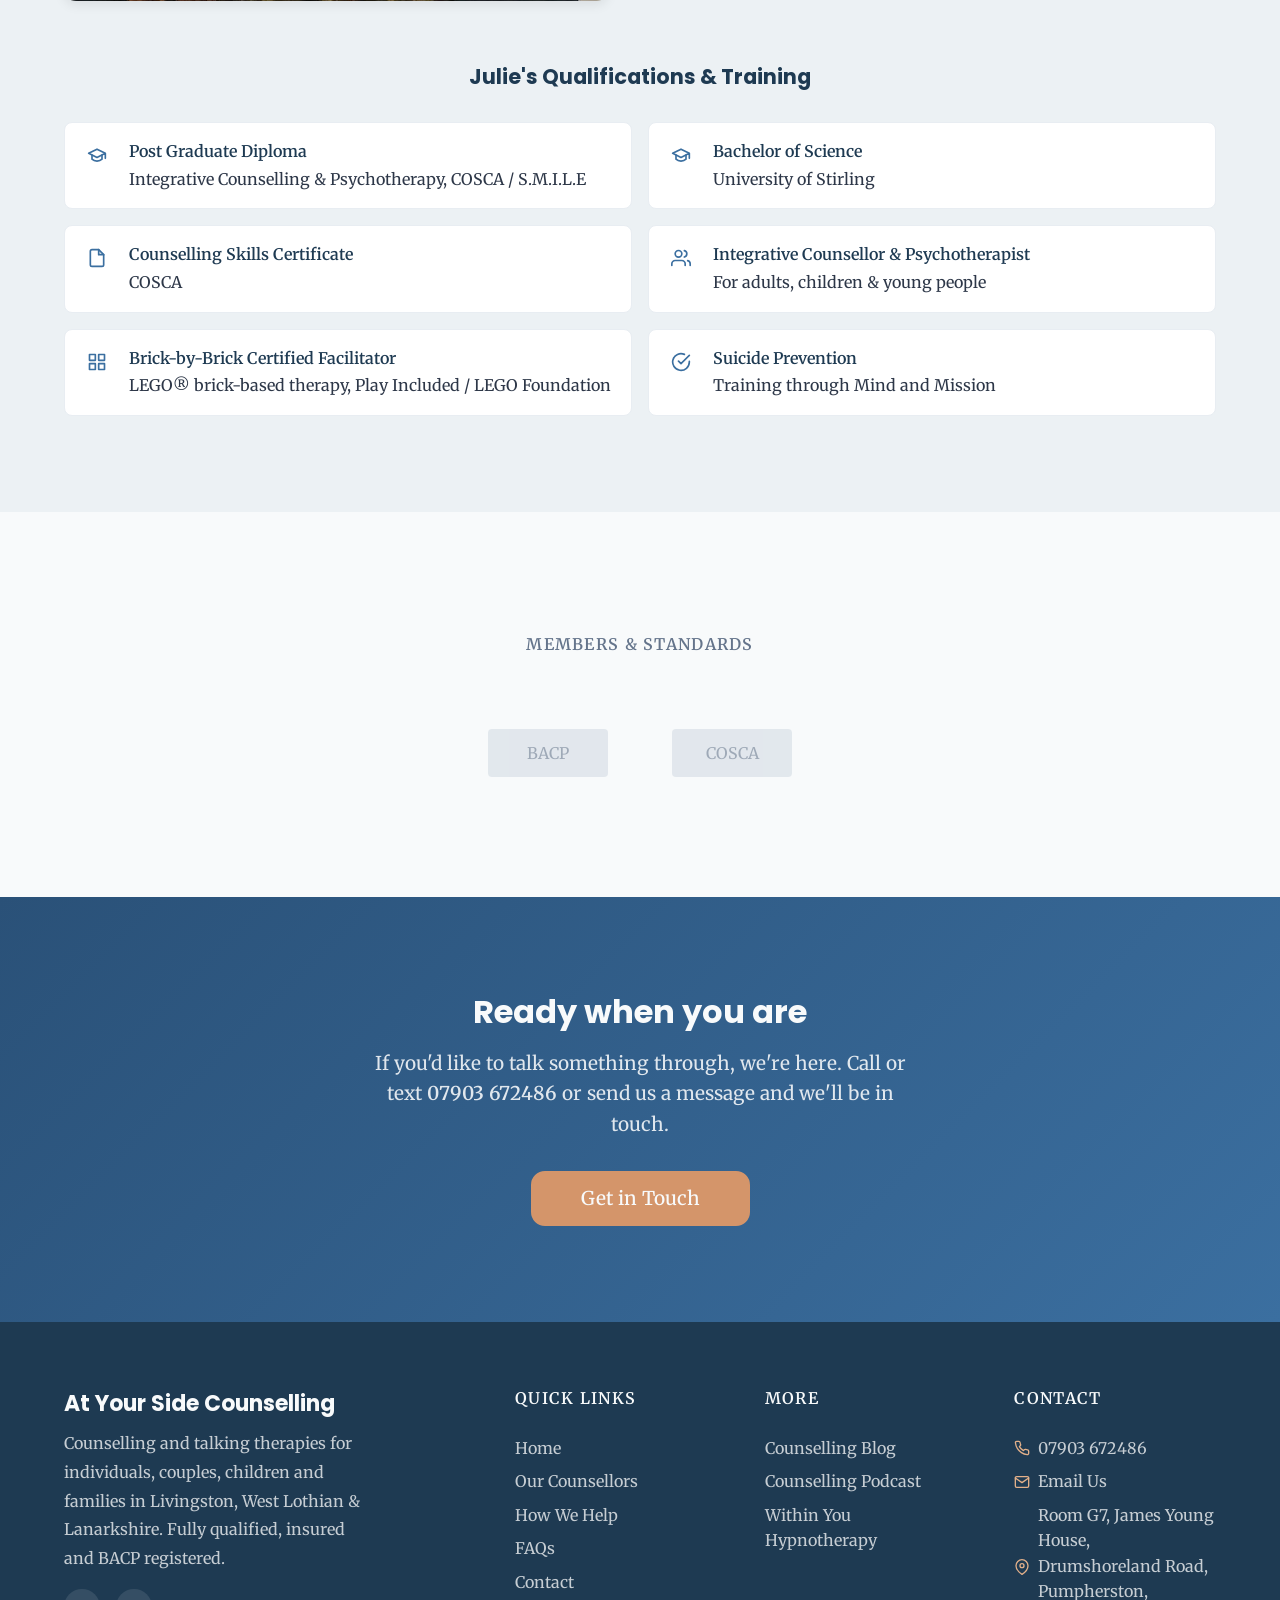
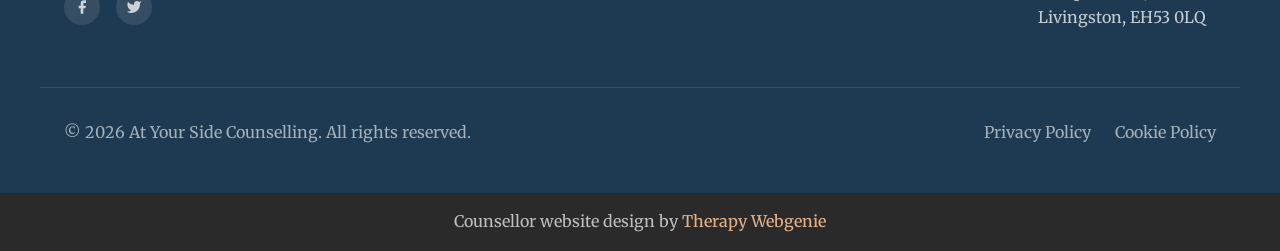
<file: about.html>
<!DOCTYPE html>
<html lang="en">
<head>
  <meta charset="UTF-8">
  <meta name="viewport" content="width=device-width, initial-scale=1.0">
  <meta name="description" content="Meet Patrick Goodlet (M.Sc.) and Julie Kellock (Pg. Dip.) — fully qualified, insured and BACP-registered counsellors at At Your Side Counselling in Livingston, West Lothian.">
  <meta name="robots" content="max-image-preview:large">
  <meta name="author" content="At Your Side Counselling">
  <title>Our Counsellors — At Your Side Counselling</title>

  <link rel="canonical" href="https://www.atyoursidecounselling.scot/about.html">

  <meta property="og:type" content="website">
  <meta property="og:url" content="https://www.atyoursidecounselling.scot/about.html">
  <meta property="og:title" content="Our Counsellors — At Your Side Counselling">
  <meta property="og:description" content="Meet Patrick Goodlet (M.Sc.) and Julie Kellock (Pg. Dip.) — fully qualified, insured and BACP-registered counsellors in Livingston, West Lothian & Lanarkshire.">
  <meta property="og:image" content="https://www.atyoursidecounselling.scot/images/julie-kellock.jpg">

  <meta name="twitter:card" content="summary_large_image">
  <meta name="twitter:title" content="Our Counsellors — At Your Side Counselling">
  <meta name="twitter:description" content="Meet Patrick Goodlet (M.Sc.) and Julie Kellock (Pg. Dip.) — fully qualified, insured and BACP-registered counsellors in Livingston, West Lothian & Lanarkshire.">
  <meta name="twitter:image" content="https://www.atyoursidecounselling.scot/images/julie-kellock.jpg">

  <link rel="preconnect" href="https://fonts.googleapis.com">
  <link rel="preconnect" href="https://fonts.gstatic.com" crossorigin>

  <link rel="icon" href="images/favicon.png" type="image/png" sizes="96x96">
  <link rel="apple-touch-icon" href="images/apple-touch-icon.png">
  <link rel="stylesheet" href="css/base.css?v=1728">
  <link rel="stylesheet" href="css/components.css?v=1728">
  <link rel="stylesheet" href="css/theme.css?v=1728">
  <!-- PROFILE:schema -->
  <!-- /PROFILE:schema -->
<script type="application/ld+json" data-te-schema="1">
{
    "@context": "https://schema.org",
    "@graph": [
        {
            "@type": "BreadcrumbList",
            "@id": "https://www.atyoursidecounselling.scot/about.html#breadcrumb",
            "itemListElement": [
                {
                    "@type": "ListItem",
                    "position": 1,
                    "name": "Home",
                    "item": "https://www.atyoursidecounselling.scot/"
                },
                {
                    "@type": "ListItem",
                    "position": 2,
                    "name": "Our Counsellors",
                    "item": "https://www.atyoursidecounselling.scot/about.html"
                }
            ]
        }
    ]
}
</script>
  <script type="application/ld+json">
  {
    "@context": "https://schema.org",
    "@type": "WebPage",
    "url": "https://www.atyoursidecounselling.scot/about.html",
    "primaryImageOfPage": {
      "@type": "ImageObject",
      "contentUrl": "https://www.atyoursidecounselling.scot/images/julie-kellock.jpg",
      "width": 900,
      "height": 1200,
      "caption": "Julie Kellock, Counsellor and Psychotherapist"
    },
    "mainEntity": {
      "@type": "Person",
      "name": "Julie Kellock",
      "jobTitle": "Counsellor and Psychotherapist",
      "image": "https://www.atyoursidecounselling.scot/images/julie-kellock.jpg",
      "worksFor": {
        "@type": "LocalBusiness",
        "name": "At Your Side Counselling",
        "url": "https://www.atyoursidecounselling.scot"
      }
    }
  }
  </script>
<!-- BEACON -->
<script>(function(){try{var u="https:\/\/editmy.site\/api\/hit\/10";var d=JSON.stringify({p:location.pathname,r:document.referrer});if(navigator.sendBeacon){navigator.sendBeacon(u,d);}else{fetch(u,{method:"POST",keepalive:true,body:d});}}catch(e){}})();</script>
<!-- /BEACON -->
</head>
<body>

  <a href="#main" class="skip-link">Skip to main content</a>

  <!-- SECTION: nav -->
  <nav class="nav nav--two-tier" role="navigation" aria-label="Main navigation">
    <div class="container">
      <div class="nav__top">
        <a href="./" class="nav__brand nav__brand--inline">
          <!-- PROFILE:logo --><img src="images/logo.jpg" alt="At Your Side Counselling" class="nav__logo"><!-- /PROFILE:logo -->
          <div class="nav__brand-text">
            <span class="nav__name"><!-- PROFILE:site_title -->At Your Side Counselling<!-- /PROFILE:site_title --></span>
            <span class="nav__title"><!-- PROFILE:site_slogan -->Here to help you grow<!-- /PROFILE:site_slogan --></span>
          </div>
        </a>
        <div class="nav__contact">
          <div class="nav__contact-item">
            <svg xmlns="http://www.w3.org/2000/svg" viewBox="0 0 24 24" fill="none" stroke="currentColor" stroke-width="2" stroke-linecap="round" stroke-linejoin="round"><path d="M22 16.92v3a2 2 0 0 1-2.18 2 19.79 19.79 0 0 1-8.63-3.07 19.5 19.5 0 0 1-6-6 19.79 19.79 0 0 1-3.07-8.67A2 2 0 0 1 4.11 2h3a2 2 0 0 1 2 1.72c.127.96.361 1.903.7 2.81a2 2 0 0 1-.45 2.11L8.09 9.91a16 16 0 0 0 6 6l1.27-1.27a2 2 0 0 1 2.11-.45c.907.339 1.85.573 2.81.7A2 2 0 0 1 22 16.92z"></path></svg>
            <!-- PROFILE:phone_landline --><a href="tel:07903672486">07903 672486</a><!-- /PROFILE:phone_landline -->
          </div>
          <div class="nav__contact-item">
            <svg xmlns="http://www.w3.org/2000/svg" viewBox="0 0 24 24" fill="none" stroke="currentColor" stroke-width="2" stroke-linecap="round" stroke-linejoin="round"><path d="M4 4h16c1.1 0 2 .9 2 2v12c0 1.1-.9 2-2 2H4c-1.1 0-2-.9-2-2V6c0-1.1.9-2 2-2z"></path><polyline points="22,6 12,13 2,6"></polyline></svg>
            <a href="contact.html">Email Us</a>
          </div>
        </div>
      </div>
      <div class="nav__bottom">
        <div class="nav__links">
          <a href="./" class="nav__link">Home</a>
          <a href="about.html" class="nav__link nav__link--active">Our Counsellors</a>
          <a href="services.html" class="nav__link">How We Help</a>
          <a href="faq.html" class="nav__link">FAQs</a>
          <a href="contact.html" class="nav__link">Contact</a>
        </div>
        <button class="nav__toggle" aria-label="Toggle menu" aria-expanded="false" aria-controls="mobile-menu">
          <span class="nav__toggle-bar"></span>
          <span class="nav__toggle-bar"></span>
          <span class="nav__toggle-bar"></span>
        </button>
      </div>
    </div>
    <div class="nav__mobile" id="mobile-menu" role="menu">
      <a href="./" class="nav__link" role="menuitem">Home</a>
      <a href="about.html" class="nav__link nav__link--active" role="menuitem">Our Counsellors</a>
      <a href="services.html" class="nav__link" role="menuitem">How We Help</a>
      <a href="faq.html" class="nav__link" role="menuitem">FAQs</a>
      <a href="contact.html" class="nav__link" role="menuitem">Contact</a>
      <div class="nav__mobile-contact">
        <div class="nav__contact-item">
          <svg xmlns="http://www.w3.org/2000/svg" viewBox="0 0 24 24" fill="none" stroke="currentColor" stroke-width="2" stroke-linecap="round" stroke-linejoin="round"><path d="M22 16.92v3a2 2 0 0 1-2.18 2 19.79 19.79 0 0 1-8.63-3.07 19.5 19.5 0 0 1-6-6 19.79 19.79 0 0 1-3.07-8.67A2 2 0 0 1 4.11 2h3a2 2 0 0 1 2 1.72c.127.96.361 1.903.7 2.81a2 2 0 0 1-.45 2.11L8.09 9.91a16 16 0 0 0 6 6l1.27-1.27a2 2 0 0 1 2.11-.45c.907.339 1.85.573 2.81.7A2 2 0 0 1 22 16.92z"></path></svg>
          <a href="tel:07903672486">07903 672486</a>
        </div>
        <div class="nav__contact-item">
          <svg xmlns="http://www.w3.org/2000/svg" viewBox="0 0 24 24" fill="none" stroke="currentColor" stroke-width="2" stroke-linecap="round" stroke-linejoin="round"><path d="M4 4h16c1.1 0 2 .9 2 2v12c0 1.1-.9 2-2 2H4c-1.1 0-2-.9-2-2V6c0-1.1.9-2 2-2z"></path><polyline points="22,6 12,13 2,6"></polyline></svg>
          <a href="contact.html">Email Us</a>
        </div>
      </div>
    </div>
  </nav>
  <!-- /SECTION: nav -->

  <!-- Compact scroll header -->
  <div class="nav-scroll" aria-hidden="true">
    <div class="container nav-scroll__inner">
      <div class="nav-scroll__brand">
        <span class="nav-scroll__name"><!-- PROFILE:site_title -->At Your Side Counselling<!-- /PROFILE:site_title --></span>
        <span class="nav-scroll__title"><!-- PROFILE:site_slogan -->Here to help you grow<!-- /PROFILE:site_slogan --></span>
      </div>
      <div class="nav-scroll__right">
        <a href="tel:07903672486" class="nav-scroll__phone">
          <svg xmlns="http://www.w3.org/2000/svg" viewBox="0 0 24 24" fill="none" stroke="currentColor" stroke-width="2" stroke-linecap="round" stroke-linejoin="round"><path d="M22 16.92v3a2 2 0 0 1-2.18 2 19.79 19.79 0 0 1-8.63-3.07 19.5 19.5 0 0 1-6-6 19.79 19.79 0 0 1-3.07-8.67A2 2 0 0 1 4.11 2h3a2 2 0 0 1 2 1.72c.127.96.361 1.903.7 2.81a2 2 0 0 1-.45 2.11L8.09 9.91a16 16 0 0 0 6 6l1.27-1.27a2 2 0 0 1 2.11-.45c.907.339 1.85.573 2.81.7A2 2 0 0 1 22 16.92z"></path></svg>
          07903 672486
        </a>
        <a href="tel:07903672486" class="nav-scroll__phone-icon" aria-label="Call us">
          <svg xmlns="http://www.w3.org/2000/svg" viewBox="0 0 24 24" fill="none" stroke="currentColor" stroke-width="2" stroke-linecap="round" stroke-linejoin="round"><path d="M22 16.92v3a2 2 0 0 1-2.18 2 19.79 19.79 0 0 1-8.63-3.07 19.5 19.5 0 0 1-6-6 19.79 19.79 0 0 1-3.07-8.67A2 2 0 0 1 4.11 2h3a2 2 0 0 1 2 1.72c.127.96.361 1.903.7 2.81a2 2 0 0 1-.45 2.11L8.09 9.91a16 16 0 0 0 6 6l1.27-1.27a2 2 0 0 1 2.11-.45c.907.339 1.85.573 2.81.7A2 2 0 0 1 22 16.92z"></path></svg>
        </a>
        <button class="nav-scroll__toggle" aria-label="Toggle menu">
          <span class="nav-scroll__toggle-bar"></span>
          <span class="nav-scroll__toggle-bar"></span>
          <span class="nav-scroll__toggle-bar"></span>
        </button>
      </div>
    </div>
  </div>

  <main id="main">

    <!-- SECTION: page-header -->
    <section class="page-header">
      <div class="container">
        <span class="section-label">Our Counsellors</span>
        <h1>Meet the people at your side</h1>
        <p>You'll work with a fully qualified, insured and BACP-registered counsellor. Get to know Patrick and Julie, their training, the issues they support and the way they work.</p>
      </div>
    </section>
    <!-- /SECTION: page-header -->

    <!-- SECTION: patrick -->
    <section class="section reveal" id="patrick">
      <div class="container">
        <div class="split">
          <div class="split__text">
            <span class="section-label">Counsellor &amp; Psychotherapist</span>
            <h2>Patrick Goodlet, M.Sc.</h2>
            <p>My name is Patrick Goodlet and I am a fully trained, qualified and insured counsellor and psychotherapist. I am a qualified relationship and couples counsellor.</p>
            <p>I provide an open, professional, welcoming and supportive environment, working in a completely non-judgemental and confidential way. I am passionate about helping clients find and release the inner person which is within everyone.</p>
            <p>I have extensive experience in relationship counselling, bereavement counselling, work-related issues, depression, anxiety, anger management and low self-esteem.</p>
            <a href="contact.html" class="btn btn--primary">Speak with Patrick</a>
          </div>
          <img src="images/patrick-goodlet.jpg" alt="Patrick Goodlet, M.Sc., counsellor and psychotherapist" class="split__image split__image--portrait" width="831" height="1200">
        </div>
        <div class="reveal reveal-trigger" style="margin-top: var(--space-3xl);">
          <h3 style="text-align:center; margin-bottom: var(--space-xl);">Patrick's Qualifications &amp; Training</h3>
          <div class="quals-list">
            <div class="quals-list__item">
              <div class="quals-list__icon"><svg xmlns="http://www.w3.org/2000/svg" viewBox="0 0 24 24" fill="none" stroke="currentColor" stroke-width="2" stroke-linecap="round" stroke-linejoin="round"><path d="M22 10v6M2 10l10-5 10 5-10 5z"></path><path d="M6 12v5c3 3 9 3 12 0v-5"></path></svg></div>
              <div class="quals-list__text"><strong>Master of Science</strong>Relationship Counselling, University of Aberdeen</div>
            </div>
            <div class="quals-list__item">
              <div class="quals-list__icon"><svg xmlns="http://www.w3.org/2000/svg" viewBox="0 0 24 24" fill="none" stroke="currentColor" stroke-width="2" stroke-linecap="round" stroke-linejoin="round"><path d="M22 10v6M2 10l10-5 10 5-10 5z"></path><path d="M6 12v5c3 3 9 3 12 0v-5"></path></svg></div>
              <div class="quals-list__text"><strong>Post Graduate Diploma</strong>Counselling &amp; Psychotherapy, University of Stirling</div>
            </div>
            <div class="quals-list__item">
              <div class="quals-list__icon"><svg xmlns="http://www.w3.org/2000/svg" viewBox="0 0 24 24" fill="none" stroke="currentColor" stroke-width="2" stroke-linecap="round" stroke-linejoin="round"><path d="M22 10v6M2 10l10-5 10 5-10 5z"></path><path d="M6 12v5c3 3 9 3 12 0v-5"></path></svg></div>
              <div class="quals-list__text"><strong>Bachelor of Science</strong>Heriot-Watt University, Edinburgh</div>
            </div>
            <div class="quals-list__item">
              <div class="quals-list__icon"><svg xmlns="http://www.w3.org/2000/svg" viewBox="0 0 24 24" fill="none" stroke="currentColor" stroke-width="2" stroke-linecap="round" stroke-linejoin="round"><path d="M14 2H6a2 2 0 0 0-2 2v16a2 2 0 0 0 2 2h12a2 2 0 0 0 2-2V8z"></path><polyline points="14 2 14 8 20 8"></polyline></svg></div>
              <div class="quals-list__text"><strong>Counselling Skills Certificate</strong>COSCA</div>
            </div>
            <div class="quals-list__item">
              <div class="quals-list__icon"><svg xmlns="http://www.w3.org/2000/svg" viewBox="0 0 24 24" fill="none" stroke="currentColor" stroke-width="2" stroke-linecap="round" stroke-linejoin="round"><path d="M14 2H6a2 2 0 0 0-2 2v16a2 2 0 0 0 2 2h12a2 2 0 0 0 2-2V8z"></path><polyline points="14 2 14 8 20 8"></polyline></svg></div>
              <div class="quals-list__text"><strong>Hypnotherapy Practitioner Diploma</strong>National Council for Hypnotherapy</div>
            </div>
            <div class="quals-list__item">
              <div class="quals-list__icon"><svg xmlns="http://www.w3.org/2000/svg" viewBox="0 0 24 24" fill="none" stroke="currentColor" stroke-width="2" stroke-linecap="round" stroke-linejoin="round"><path d="M14 2H6a2 2 0 0 0-2 2v16a2 2 0 0 0 2 2h12a2 2 0 0 0 2-2V8z"></path><polyline points="14 2 14 8 20 8"></polyline></svg></div>
              <div class="quals-list__text"><strong>Bereavement &amp; Loss Counselling</strong>Specialist module, Cruse Bereavement Care Scotland</div>
            </div>
            <div class="quals-list__item">
              <div class="quals-list__icon"><svg xmlns="http://www.w3.org/2000/svg" viewBox="0 0 24 24" fill="none" stroke="currentColor" stroke-width="2" stroke-linecap="round" stroke-linejoin="round"><path d="M22 11.08V12a10 10 0 1 1-5.93-9.14"></path><polyline points="22 4 12 14.01 9 11.01"></polyline></svg></div>
              <div class="quals-list__text"><strong>Member of the BACP</strong>With accreditation, and in regular supervision</div>
            </div>
            <div class="quals-list__item">
              <div class="quals-list__icon"><svg xmlns="http://www.w3.org/2000/svg" viewBox="0 0 24 24" fill="none" stroke="currentColor" stroke-width="2" stroke-linecap="round" stroke-linejoin="round"><path d="M22 11.08V12a10 10 0 1 1-5.93-9.14"></path><polyline points="22 4 12 14.01 9 11.01"></polyline></svg></div>
              <div class="quals-list__text"><strong>Suicide Awareness</strong>Further professional training</div>
            </div>
          </div>
        </div>
      </div>
    </section>
    <!-- /SECTION: patrick -->

    <!-- SECTION: cta-mid -->
    <section class="section cta-banner reveal">
      <div class="container text-center">
        <h2>Not sure who to speak to?</h2>
        <p>Whichever of us you reach first, we'll listen and help you find the right support. Call or text 07903 672486, or send a message &mdash; there's no pressure to decide anything straight away.</p>
        <div class="cta-banner__buttons">
          <a href="contact.html" class="btn btn--accent">Get in Touch</a>
        </div>
      </div>
    </section>
    <!-- /SECTION: cta-mid -->

    <!-- SECTION: julie -->
    <section class="section section--alt reveal" id="julie">
      <div class="container">
        <div class="split split--reverse">
          <div class="split__text">
            <span class="section-label">Counsellor &amp; Psychotherapist</span>
            <h2>Julie Kellock, Pg. Dip.</h2>
            <p>My name is Julie Kellock and I am a fully trained, qualified and insured counsellor and psychotherapist. I have a speciality in working with young adults and children, as well as adults.</p>
            <p>I have experience working with adults, children and young people in a range of environments for various presenting issues, such as depression, anxiety, anger management, bereavement, relationships and various others.</p>
            <p>I offer a warm, welcoming and supportive environment and will work beside you, providing a confidential, safe space to explore any difficulties you are experiencing. I am also a Certified Facilitator of the Brick-by-Brick Programme &mdash; certified LEGO&reg; brick-based therapy.</p>
            <a href="contact.html" class="btn btn--primary">Speak with Julie</a>
          </div>
          <img src="images/julie-kellock.jpg" alt="Julie Kellock, Pg. Dip., integrative counsellor and psychotherapist" class="split__image split__image--portrait" width="900" height="1200">
        </div>
        <div class="reveal reveal-trigger" style="margin-top: var(--space-3xl);">
          <h3 style="text-align:center; margin-bottom: var(--space-xl);">Julie's Qualifications &amp; Training</h3>
          <div class="quals-list">
            <div class="quals-list__item">
              <div class="quals-list__icon"><svg xmlns="http://www.w3.org/2000/svg" viewBox="0 0 24 24" fill="none" stroke="currentColor" stroke-width="2" stroke-linecap="round" stroke-linejoin="round"><path d="M22 10v6M2 10l10-5 10 5-10 5z"></path><path d="M6 12v5c3 3 9 3 12 0v-5"></path></svg></div>
              <div class="quals-list__text"><strong>Post Graduate Diploma</strong>Integrative Counselling &amp; Psychotherapy, COSCA / S.M.I.L.E</div>
            </div>
            <div class="quals-list__item">
              <div class="quals-list__icon"><svg xmlns="http://www.w3.org/2000/svg" viewBox="0 0 24 24" fill="none" stroke="currentColor" stroke-width="2" stroke-linecap="round" stroke-linejoin="round"><path d="M22 10v6M2 10l10-5 10 5-10 5z"></path><path d="M6 12v5c3 3 9 3 12 0v-5"></path></svg></div>
              <div class="quals-list__text"><strong>Bachelor of Science</strong>University of Stirling</div>
            </div>
            <div class="quals-list__item">
              <div class="quals-list__icon"><svg xmlns="http://www.w3.org/2000/svg" viewBox="0 0 24 24" fill="none" stroke="currentColor" stroke-width="2" stroke-linecap="round" stroke-linejoin="round"><path d="M14 2H6a2 2 0 0 0-2 2v16a2 2 0 0 0 2 2h12a2 2 0 0 0 2-2V8z"></path><polyline points="14 2 14 8 20 8"></polyline></svg></div>
              <div class="quals-list__text"><strong>Counselling Skills Certificate</strong>COSCA</div>
            </div>
            <div class="quals-list__item">
              <div class="quals-list__icon"><svg xmlns="http://www.w3.org/2000/svg" viewBox="0 0 24 24" fill="none" stroke="currentColor" stroke-width="2" stroke-linecap="round" stroke-linejoin="round"><path d="M17 21v-2a4 4 0 0 0-4-4H5a4 4 0 0 0-4 4v2"></path><circle cx="9" cy="7" r="4"></circle><path d="M23 21v-2a4 4 0 0 0-3-3.87"></path><path d="M16 3.13a4 4 0 0 1 0 7.75"></path></svg></div>
              <div class="quals-list__text"><strong>Integrative Counsellor &amp; Psychotherapist</strong>For adults, children &amp; young people</div>
            </div>
            <div class="quals-list__item">
              <div class="quals-list__icon"><svg xmlns="http://www.w3.org/2000/svg" viewBox="0 0 24 24" fill="none" stroke="currentColor" stroke-width="2" stroke-linecap="round" stroke-linejoin="round"><rect x="3" y="3" width="7" height="7"></rect><rect x="14" y="3" width="7" height="7"></rect><rect x="14" y="14" width="7" height="7"></rect><rect x="3" y="14" width="7" height="7"></rect></svg></div>
              <div class="quals-list__text"><strong>Brick-by-Brick Certified Facilitator</strong>LEGO&reg; brick-based therapy, Play Included / LEGO Foundation</div>
            </div>
            <div class="quals-list__item">
              <div class="quals-list__icon"><svg xmlns="http://www.w3.org/2000/svg" viewBox="0 0 24 24" fill="none" stroke="currentColor" stroke-width="2" stroke-linecap="round" stroke-linejoin="round"><path d="M22 11.08V12a10 10 0 1 1-5.93-9.14"></path><polyline points="22 4 12 14.01 9 11.01"></polyline></svg></div>
              <div class="quals-list__text"><strong>Suicide Prevention</strong>Training through Mind and Mission</div>
            </div>
          </div>
        </div>
      </div>
    </section>
    <!-- /SECTION: julie -->

    <!-- SECTION: trust-bar -->
    <section class="section reveal">
      <div class="container">
        <div class="trust-bar">
          <span class="trust-bar__label">Members &amp; Standards</span>
          <div class="trust-bar__logo-placeholder">BACP</div>
          <div class="trust-bar__logo-placeholder">COSCA</div>
        </div>
      </div>
    </section>
    <!-- /SECTION: trust-bar -->

    <!-- SECTION: cta -->
    <section class="section cta-banner reveal">
      <div class="container text-center">
        <h2>Ready when you are</h2>
        <p>If you'd like to talk something through, we're here. Call or text <strong>07903 672486</strong> or send us a message and we'll be in touch.</p>
        <div class="cta-banner__buttons">
          <a href="contact.html" class="btn btn--accent">Get in Touch</a>
        </div>
      </div>
    </section>
    <!-- /SECTION: cta -->

  </main>

  <!-- SECTION: footer -->
  <footer class="footer">
    <div class="container footer__inner">
      <div class="footer__brand">
        <p class="footer__brand-name">At Your Side Counselling</p>
        <p class="footer__brand-text">Counselling and talking therapies for individuals, couples, children and families in Livingston, West Lothian &amp; Lanarkshire. Fully qualified, insured and BACP registered.</p>
        <div class="footer__social">
          <a href="https://www.facebook.com/At-Your-Side-Therapy-408542399340786/" target="_blank" rel="noopener" aria-label="Facebook">
            <svg xmlns="http://www.w3.org/2000/svg" viewBox="0 0 24 24" fill="currentColor"><path d="M18 2h-3a5 5 0 0 0-5 5v3H7v4h3v8h4v-8h3l1-4h-4V7a1 1 0 0 1 1-1h3z"></path></svg>
          </a>
          <a href="https://twitter.com/AtYourSide2" target="_blank" rel="noopener" aria-label="Twitter / X">
            <svg xmlns="http://www.w3.org/2000/svg" viewBox="0 0 24 24" fill="currentColor"><path d="M23 3a10.9 10.9 0 0 1-3.14 1.53 4.48 4.48 0 0 0-7.86 3v1A10.66 10.66 0 0 1 3 4s-4 9 5 13a11.64 11.64 0 0 1-7 2c9 5 20 0 20-11.5a4.5 4.5 0 0 0-.08-.83A7.72 7.72 0 0 0 23 3z"></path></svg>
          </a>
        </div>
      </div>
      <div class="footer__col">
        <p class="footer__heading">Quick Links</p>
        <div class="footer__links">
          <a href="./" class="footer__link">Home</a>
          <a href="about.html" class="footer__link">Our Counsellors</a>
          <a href="services.html" class="footer__link">How We Help</a>
          <a href="faq.html" class="footer__link">FAQs</a>
          <a href="contact.html" class="footer__link">Contact</a>
        </div>
      </div>
      <div class="footer__col">
        <p class="footer__heading">More</p>
        <div class="footer__links">
          <a href="https://atyoursidetherapyblog.wordpress.com/" class="footer__link" target="_blank" rel="noopener">Counselling Blog</a>
          <a href="https://anchor.fm/patrick-goodlet" class="footer__link" target="_blank" rel="noopener">Counselling Podcast</a>
          <a href="https://withinyou.uk" class="footer__link" target="_blank" rel="noopener">Within You Hypnotherapy</a>
        </div>
      </div>
      <div class="footer__col">
        <p class="footer__heading">Contact</p>
        <div class="footer__contact-item">
          <svg xmlns="http://www.w3.org/2000/svg" viewBox="0 0 24 24" fill="none" stroke="currentColor" stroke-width="2" stroke-linecap="round" stroke-linejoin="round"><path d="M22 16.92v3a2 2 0 0 1-2.18 2 19.79 19.79 0 0 1-8.63-3.07 19.5 19.5 0 0 1-6-6 19.79 19.79 0 0 1-3.07-8.67A2 2 0 0 1 4.11 2h3a2 2 0 0 1 2 1.72 12.84 12.84 0 0 0 .7 2.81 2 2 0 0 1-.45 2.11L8.09 9.91a16 16 0 0 0 6 6l1.27-1.27a2 2 0 0 1 2.11-.45 12.84 12.84 0 0 0 2.81.7A2 2 0 0 1 22 16.92z"></path></svg>
          <!-- PROFILE:phone_landline --><span>07903 672486</span><!-- /PROFILE:phone_landline -->
        </div>
        <div class="footer__contact-item">
          <svg xmlns="http://www.w3.org/2000/svg" viewBox="0 0 24 24" fill="none" stroke="currentColor" stroke-width="2" stroke-linecap="round" stroke-linejoin="round"><path d="M4 4h16c1.1 0 2 .9 2 2v12c0 1.1-.9 2-2 2H4c-1.1 0-2-.9-2-2V6c0-1.1.9-2 2-2z"></path><polyline points="22,6 12,13 2,6"></polyline></svg>
          <a href="contact.html">Email Us</a>
        </div>
        <div class="footer__contact-item">
          <svg xmlns="http://www.w3.org/2000/svg" viewBox="0 0 24 24" fill="none" stroke="currentColor" stroke-width="2" stroke-linecap="round" stroke-linejoin="round"><path d="M21 10c0 7-9 13-9 13s-9-6-9-13a9 9 0 0 1 18 0z"></path><circle cx="12" cy="10" r="3"></circle></svg>
          <!-- PROFILE:address --><span>Room G7, James Young House, Drumshoreland Road, Pumpherston, Livingston, EH53 0LQ</span><!-- /PROFILE:address -->
        </div>
      </div>
    </div>
    <div class="container footer__bottom">
      <p class="footer__copyright">&copy; <script>document.write(new Date().getFullYear())</script> At Your Side Counselling. All rights reserved.</p>
      <div class="footer__legal">
        <a href="privacy.html">Privacy Policy</a>
        <a href="cookies-policy.html">Cookie Policy</a>
      </div>
    </div>
  </footer>
  <!-- /SECTION: footer -->

  <div class="site-credit">
    <p>Counsellor website design by <a href="https://www.therapywebgenie.com/website-design/counsellors/" target="_blank" rel="noopener nofollow">Therapy Webgenie</a></p>
  </div>

  <!-- Cookie Consent -->
  <div class="cookie-banner" role="dialog" aria-label="Cookie consent">
    <div class="cookie-banner__inner">
      <p class="cookie-banner__text">We use cookies to improve your experience. See our <a href="cookies-policy.html">cookie policy</a> for details.</p>
      <div class="cookie-banner__buttons">
        <button class="cookie-banner__accept">Accept</button>
        <button class="cookie-banner__decline">Decline</button>
      </div>
    </div>
  </div>

  <!-- Back to Top -->
  <button class="back-to-top" aria-label="Back to top">
    <svg xmlns="http://www.w3.org/2000/svg" viewBox="0 0 24 24" fill="none" stroke="currentColor" stroke-width="2" stroke-linecap="round" stroke-linejoin="round"><polyline points="18 15 12 9 6 15"></polyline></svg>
  </button>

  <script src="js/main.js"></script>
</body>
</html>
</file>
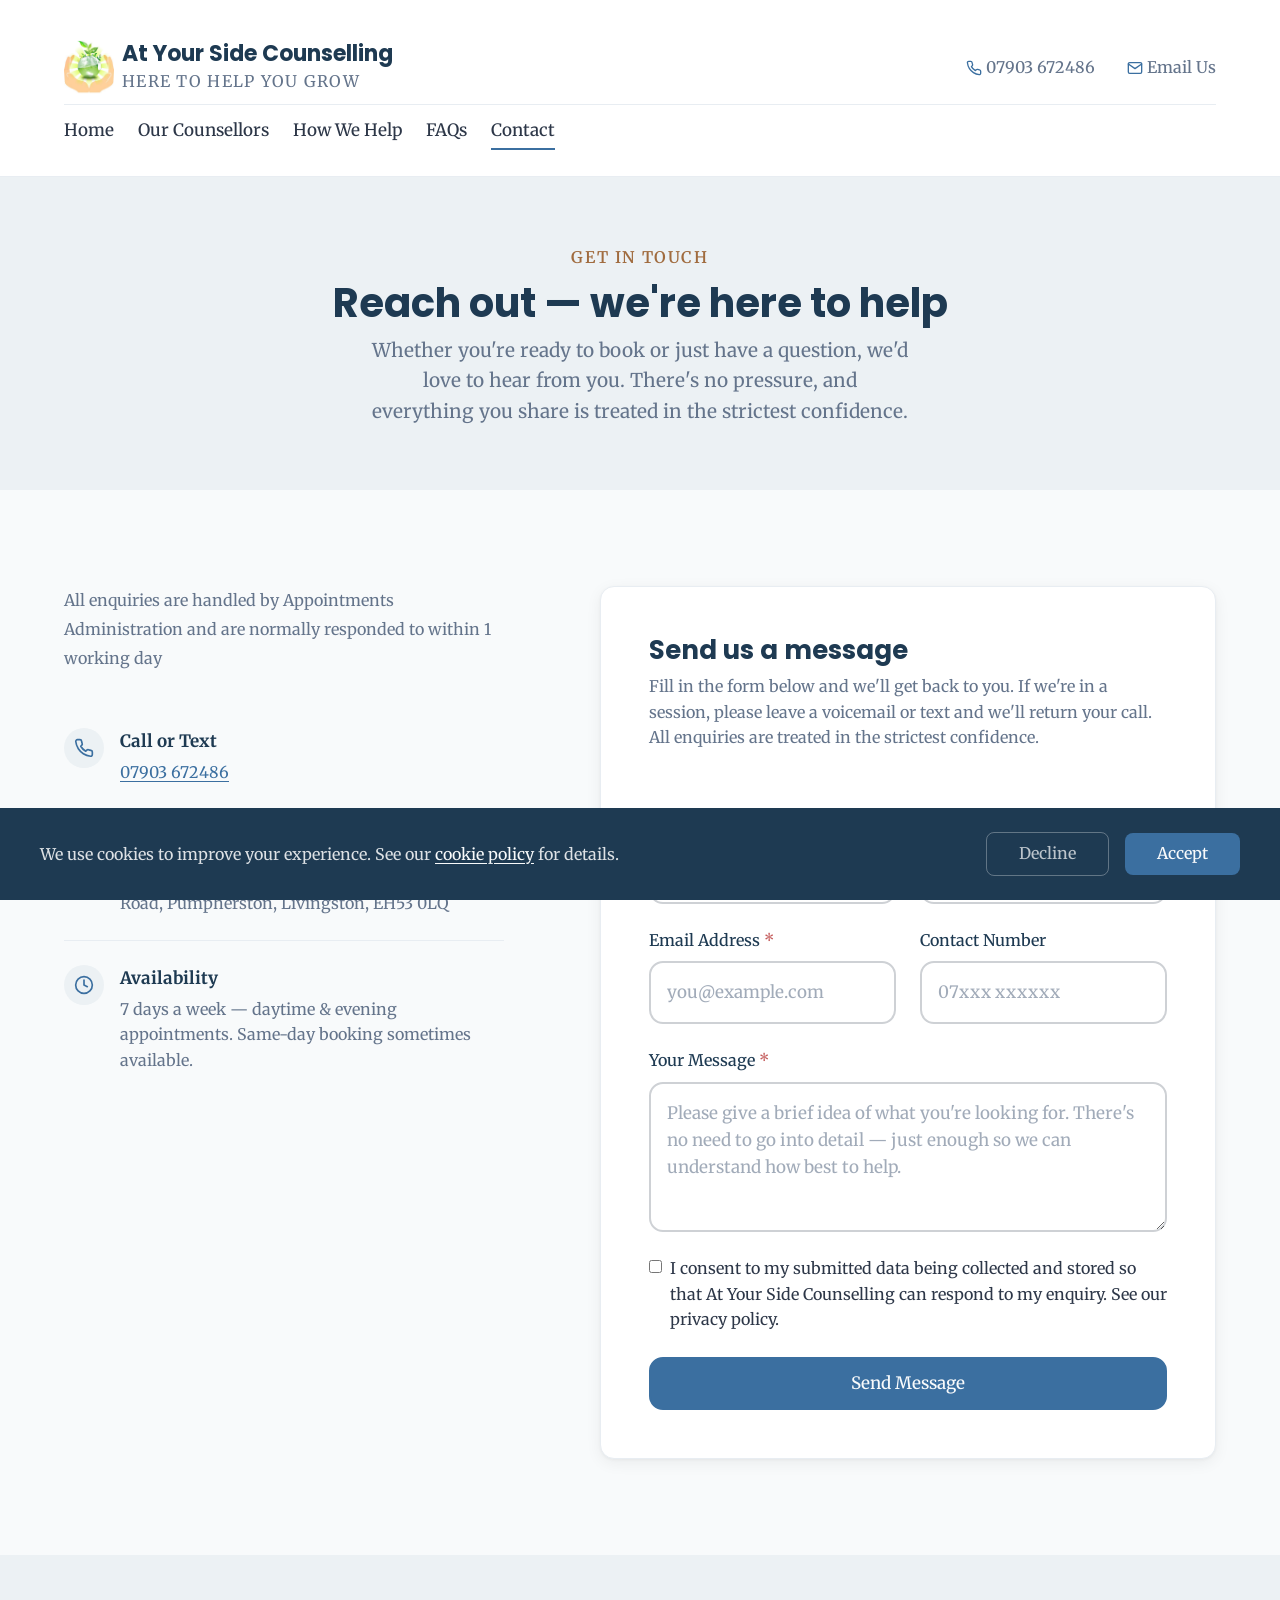
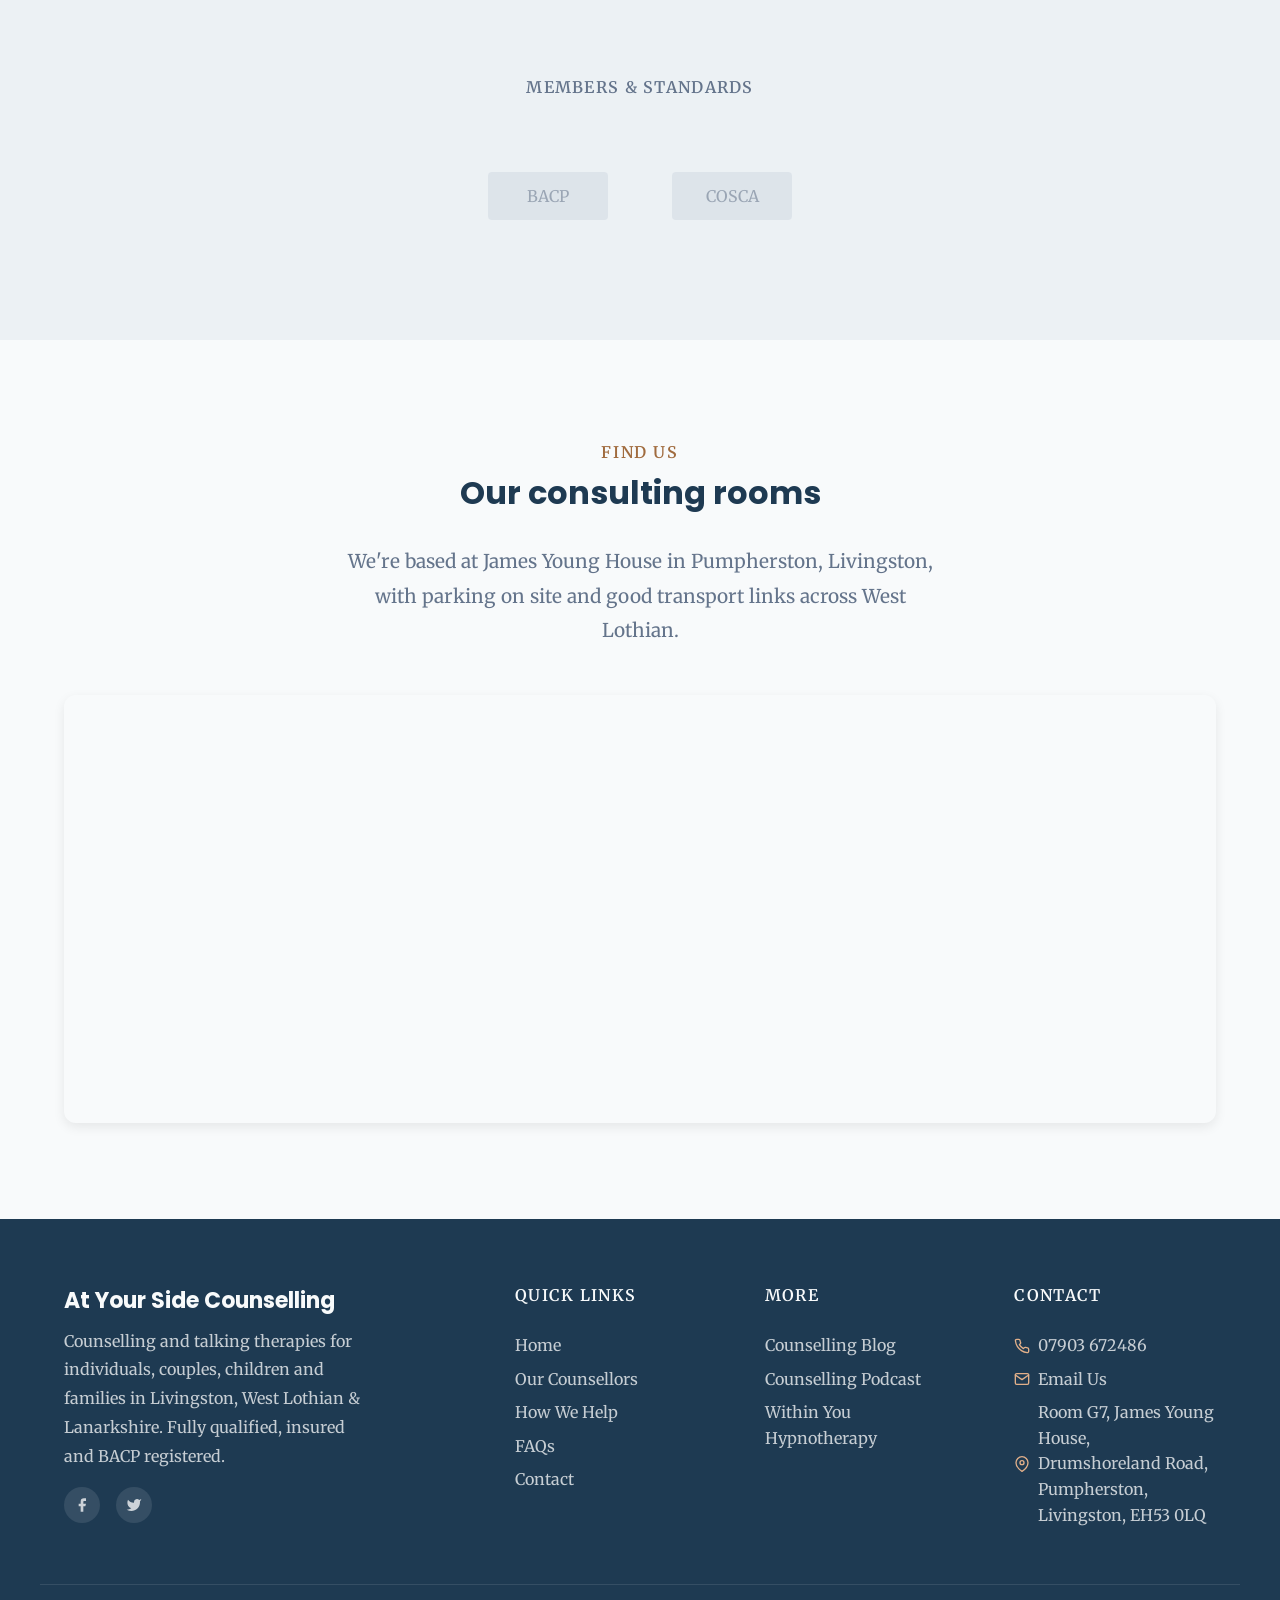
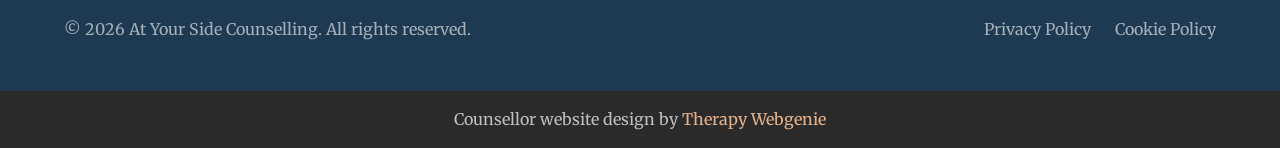
<file: contact.html>
<!DOCTYPE html>
<html lang="en">
<head>
  <meta charset="UTF-8">
  <meta name="viewport" content="width=device-width, initial-scale=1.0">
  <meta name="description" content="Get in touch with At Your Side Counselling in Livingston. Call or text 07903 672486 or send a message. In-person, online & telephone sessions, 7 days a week.">
  <meta name="robots" content="max-image-preview:large">
  <meta name="author" content="At Your Side Counselling">
  <title>Contact — At Your Side Counselling</title>

  <link rel="canonical" href="https://www.atyoursidecounselling.scot/contact.html">

  <meta property="og:type" content="website">
  <meta property="og:url" content="https://www.atyoursidecounselling.scot/contact.html">
  <meta property="og:title" content="Contact — At Your Side Counselling">
  <meta property="og:description" content="Call or text 07903 672486 or send a message. In-person, online & telephone counselling, 7 days a week.">
  <meta property="og:image" content="https://www.atyoursidecounselling.scot/images/hero.jpg">

  <meta name="twitter:card" content="summary_large_image">
  <meta name="twitter:title" content="Contact — At Your Side Counselling">
  <meta name="twitter:description" content="Call or text 07903 672486 or send a message. In-person, online & telephone counselling, 7 days a week.">
  <meta name="twitter:image" content="https://www.atyoursidecounselling.scot/images/hero.jpg">

  <link rel="preconnect" href="https://fonts.googleapis.com">
  <link rel="preconnect" href="https://fonts.gstatic.com" crossorigin>

  <link rel="icon" href="images/favicon.png" type="image/png" sizes="96x96">
  <link rel="apple-touch-icon" href="images/apple-touch-icon.png">
  <link rel="stylesheet" href="css/base.css?v=1728">
  <link rel="stylesheet" href="css/components.css?v=1728">
  <link rel="stylesheet" href="css/theme.css?v=1728">
  <!-- PROFILE:schema -->
  <!-- /PROFILE:schema -->
<script type="application/ld+json" data-te-schema="1">
{
    "@context": "https://schema.org",
    "@graph": [
        {
            "@type": "BreadcrumbList",
            "@id": "https://www.atyoursidecounselling.scot/contact.html#breadcrumb",
            "itemListElement": [
                {
                    "@type": "ListItem",
                    "position": 1,
                    "name": "Home",
                    "item": "https://www.atyoursidecounselling.scot/"
                },
                {
                    "@type": "ListItem",
                    "position": 2,
                    "name": "Contact",
                    "item": "https://www.atyoursidecounselling.scot/contact.html"
                }
            ]
        }
    ]
}
</script>
<!-- BEACON -->
<script>(function(){try{var u="https:\/\/editmy.site\/api\/hit\/10";var d=JSON.stringify({p:location.pathname,r:document.referrer});if(navigator.sendBeacon){navigator.sendBeacon(u,d);}else{fetch(u,{method:"POST",keepalive:true,body:d});}}catch(e){}})();</script>
<!-- /BEACON -->
</head>
<body>

  <a href="#main" class="skip-link">Skip to main content</a>

  <!-- SECTION: nav -->
  <nav class="nav nav--two-tier" role="navigation" aria-label="Main navigation">
    <div class="container">
      <div class="nav__top">
        <a href="./" class="nav__brand nav__brand--inline">
          <!-- PROFILE:logo --><img src="images/logo.jpg" alt="At Your Side Counselling" class="nav__logo"><!-- /PROFILE:logo -->
          <div class="nav__brand-text">
            <span class="nav__name"><!-- PROFILE:site_title -->At Your Side Counselling<!-- /PROFILE:site_title --></span>
            <span class="nav__title"><!-- PROFILE:site_slogan -->Here to help you grow<!-- /PROFILE:site_slogan --></span>
          </div>
        </a>
        <div class="nav__contact">
          <div class="nav__contact-item">
            <svg xmlns="http://www.w3.org/2000/svg" viewBox="0 0 24 24" fill="none" stroke="currentColor" stroke-width="2" stroke-linecap="round" stroke-linejoin="round"><path d="M22 16.92v3a2 2 0 0 1-2.18 2 19.79 19.79 0 0 1-8.63-3.07 19.5 19.5 0 0 1-6-6 19.79 19.79 0 0 1-3.07-8.67A2 2 0 0 1 4.11 2h3a2 2 0 0 1 2 1.72c.127.96.361 1.903.7 2.81a2 2 0 0 1-.45 2.11L8.09 9.91a16 16 0 0 0 6 6l1.27-1.27a2 2 0 0 1 2.11-.45c.907.339 1.85.573 2.81.7A2 2 0 0 1 22 16.92z"></path></svg>
            <!-- PROFILE:phone_landline --><a href="tel:07903672486">07903 672486</a><!-- /PROFILE:phone_landline -->
          </div>
          <div class="nav__contact-item">
            <svg xmlns="http://www.w3.org/2000/svg" viewBox="0 0 24 24" fill="none" stroke="currentColor" stroke-width="2" stroke-linecap="round" stroke-linejoin="round"><path d="M4 4h16c1.1 0 2 .9 2 2v12c0 1.1-.9 2-2 2H4c-1.1 0-2-.9-2-2V6c0-1.1.9-2 2-2z"></path><polyline points="22,6 12,13 2,6"></polyline></svg>
            <a href="contact.html">Email Us</a>
          </div>
        </div>
      </div>
      <div class="nav__bottom">
        <div class="nav__links">
          <a href="./" class="nav__link">Home</a>
          <a href="about.html" class="nav__link">Our Counsellors</a>
          <a href="services.html" class="nav__link">How We Help</a>
          <a href="faq.html" class="nav__link">FAQs</a>
          <a href="contact.html" class="nav__link nav__link--active">Contact</a>
        </div>
        <button class="nav__toggle" aria-label="Toggle menu" aria-expanded="false" aria-controls="mobile-menu">
          <span class="nav__toggle-bar"></span>
          <span class="nav__toggle-bar"></span>
          <span class="nav__toggle-bar"></span>
        </button>
      </div>
    </div>
    <div class="nav__mobile" id="mobile-menu" role="menu">
      <a href="./" class="nav__link" role="menuitem">Home</a>
      <a href="about.html" class="nav__link" role="menuitem">Our Counsellors</a>
      <a href="services.html" class="nav__link" role="menuitem">How We Help</a>
      <a href="faq.html" class="nav__link" role="menuitem">FAQs</a>
      <a href="contact.html" class="nav__link nav__link--active" role="menuitem">Contact</a>
      <div class="nav__mobile-contact">
        <div class="nav__contact-item">
          <svg xmlns="http://www.w3.org/2000/svg" viewBox="0 0 24 24" fill="none" stroke="currentColor" stroke-width="2" stroke-linecap="round" stroke-linejoin="round"><path d="M22 16.92v3a2 2 0 0 1-2.18 2 19.79 19.79 0 0 1-8.63-3.07 19.5 19.5 0 0 1-6-6 19.79 19.79 0 0 1-3.07-8.67A2 2 0 0 1 4.11 2h3a2 2 0 0 1 2 1.72c.127.96.361 1.903.7 2.81a2 2 0 0 1-.45 2.11L8.09 9.91a16 16 0 0 0 6 6l1.27-1.27a2 2 0 0 1 2.11-.45c.907.339 1.85.573 2.81.7A2 2 0 0 1 22 16.92z"></path></svg>
          <a href="tel:07903672486">07903 672486</a>
        </div>
        <div class="nav__contact-item">
          <svg xmlns="http://www.w3.org/2000/svg" viewBox="0 0 24 24" fill="none" stroke="currentColor" stroke-width="2" stroke-linecap="round" stroke-linejoin="round"><path d="M4 4h16c1.1 0 2 .9 2 2v12c0 1.1-.9 2-2 2H4c-1.1 0-2-.9-2-2V6c0-1.1.9-2 2-2z"></path><polyline points="22,6 12,13 2,6"></polyline></svg>
          <a href="contact.html">Email Us</a>
        </div>
      </div>
    </div>
  </nav>
  <!-- /SECTION: nav -->

  <!-- Compact scroll header -->
  <div class="nav-scroll" aria-hidden="true">
    <div class="container nav-scroll__inner">
      <div class="nav-scroll__brand">
        <span class="nav-scroll__name"><!-- PROFILE:site_title -->At Your Side Counselling<!-- /PROFILE:site_title --></span>
        <span class="nav-scroll__title"><!-- PROFILE:site_slogan -->Here to help you grow<!-- /PROFILE:site_slogan --></span>
      </div>
      <div class="nav-scroll__right">
        <a href="tel:07903672486" class="nav-scroll__phone">
          <svg xmlns="http://www.w3.org/2000/svg" viewBox="0 0 24 24" fill="none" stroke="currentColor" stroke-width="2" stroke-linecap="round" stroke-linejoin="round"><path d="M22 16.92v3a2 2 0 0 1-2.18 2 19.79 19.79 0 0 1-8.63-3.07 19.5 19.5 0 0 1-6-6 19.79 19.79 0 0 1-3.07-8.67A2 2 0 0 1 4.11 2h3a2 2 0 0 1 2 1.72c.127.96.361 1.903.7 2.81a2 2 0 0 1-.45 2.11L8.09 9.91a16 16 0 0 0 6 6l1.27-1.27a2 2 0 0 1 2.11-.45c.907.339 1.85.573 2.81.7A2 2 0 0 1 22 16.92z"></path></svg>
          07903 672486
        </a>
        <a href="tel:07903672486" class="nav-scroll__phone-icon" aria-label="Call us">
          <svg xmlns="http://www.w3.org/2000/svg" viewBox="0 0 24 24" fill="none" stroke="currentColor" stroke-width="2" stroke-linecap="round" stroke-linejoin="round"><path d="M22 16.92v3a2 2 0 0 1-2.18 2 19.79 19.79 0 0 1-8.63-3.07 19.5 19.5 0 0 1-6-6 19.79 19.79 0 0 1-3.07-8.67A2 2 0 0 1 4.11 2h3a2 2 0 0 1 2 1.72c.127.96.361 1.903.7 2.81a2 2 0 0 1-.45 2.11L8.09 9.91a16 16 0 0 0 6 6l1.27-1.27a2 2 0 0 1 2.11-.45c.907.339 1.85.573 2.81.7A2 2 0 0 1 22 16.92z"></path></svg>
        </a>
        <button class="nav-scroll__toggle" aria-label="Toggle menu">
          <span class="nav-scroll__toggle-bar"></span>
          <span class="nav-scroll__toggle-bar"></span>
          <span class="nav-scroll__toggle-bar"></span>
        </button>
      </div>
    </div>
  </div>

  <main id="main">

    <!-- SECTION: page-header -->
    <section class="page-header">
      <div class="container">
        <span class="section-label">Get in Touch</span>
        <h1>Reach out &mdash; we're here to help</h1>
        <p>Whether you're ready to book or just have a question, we'd love to hear from you. There's no pressure, and everything you share is treated in the strictest confidence.</p>
      </div>
    </section>
    <!-- /SECTION: page-header -->

    <!-- SECTION: contact-form -->
    <section class="section reveal">
      <div class="container contact-grid">

        <div class="contact-info">
          <p class="contact-info__intro">All enquiries are handled by Appointments Administration and are normally responded to within 1 working day</p>

          <div class="contact-info__item">
            <div class="contact-info__icon">
              <svg xmlns="http://www.w3.org/2000/svg" viewBox="0 0 24 24" fill="none" stroke="currentColor" stroke-width="2" stroke-linecap="round" stroke-linejoin="round"><path d="M22 16.92v3a2 2 0 0 1-2.18 2 19.79 19.79 0 0 1-8.63-3.07 19.5 19.5 0 0 1-6-6 19.79 19.79 0 0 1-3.07-8.67A2 2 0 0 1 4.11 2h3a2 2 0 0 1 2 1.72 12.84 12.84 0 0 0 .7 2.81 2 2 0 0 1-.45 2.11L8.09 9.91a16 16 0 0 0 6 6l1.27-1.27a2 2 0 0 1 2.11-.45 12.84 12.84 0 0 0 2.81.7A2 2 0 0 1 22 16.92z"></path></svg>
            </div>
            <div>
              <p class="contact-info__label">Call or Text</p>
              <p class="contact-info__value"><a href="tel:07903672486">07903 672486</a></p>
            </div>
          </div>

          <div class="contact-info__item">
            <div class="contact-info__icon">
              <svg xmlns="http://www.w3.org/2000/svg" viewBox="0 0 24 24" fill="none" stroke="currentColor" stroke-width="2" stroke-linecap="round" stroke-linejoin="round"><path d="M21 10c0 7-9 13-9 13s-9-6-9-13a9 9 0 0 1 18 0z"></path><circle cx="12" cy="10" r="3"></circle></svg>
            </div>
            <div>
              <p class="contact-info__label">Our Rooms</p>
              <p class="contact-info__value">Room G7, James Young House, Drumshoreland Road, Pumpherston, Livingston, EH53 0LQ</p>
            </div>
          </div>

          <div class="contact-info__item">
            <div class="contact-info__icon">
              <svg xmlns="http://www.w3.org/2000/svg" viewBox="0 0 24 24" fill="none" stroke="currentColor" stroke-width="2" stroke-linecap="round" stroke-linejoin="round"><circle cx="12" cy="12" r="10"></circle><polyline points="12 6 12 12 16 14"></polyline></svg>
            </div>
            <div>
              <p class="contact-info__label">Availability</p>
              <p class="contact-info__value">7 days a week &mdash; daytime &amp; evening appointments. Same-day booking sometimes available.</p>
            </div>
          </div>
        </div>

        <div class="contact-form-wrap">
          <div class="card contact-form-card">
            <h2>Send us a message</h2>
            <p>Fill in the form below and we'll get back to you. If we're in a session, please leave a voicemail or text and we'll return your call. All enquiries are treated in the strictest confidence.</p>
            <!-- Connected to CMS site id 10. -->
            <form class="form" action="https://editmy.site/api/form/10" method="POST">
              <!-- Anti-spam — DO NOT REMOVE. Server rejects submissions silently if these are missing. -->
              <div style="display:none"><input type="text" name="_hp" tabindex="-1" autocomplete="off"></div>
              <input type="hidden" name="_t" value="">
              <input type="hidden" name="_page" value="">
              <div class="form__row">
                <div class="form__group">
                  <label for="name" class="form__label form__label--required">First Name</label>
                  <input type="text" id="name" name="name" class="form__input" placeholder="First name" required autocomplete="given-name">
                </div>
                <div class="form__group">
                  <label for="surname" class="form__label">Surname</label>
                  <input type="text" id="surname" name="surname" class="form__input" placeholder="Surname" autocomplete="family-name">
                </div>
              </div>
              <div class="form__row">
                <div class="form__group">
                  <label for="email" class="form__label form__label--required">Email Address</label>
                  <input type="email" id="email" name="email" class="form__input" placeholder="you@example.com" required autocomplete="email">
                </div>
                <div class="form__group">
                  <label for="phone" class="form__label">Contact Number</label>
                  <input type="tel" id="phone" name="phone" class="form__input" placeholder="07xxx xxxxxx" autocomplete="tel">
                </div>
              </div>
              <div class="form__group">
                <label for="message" class="form__label form__label--required">Your Message</label>
                <textarea id="message" name="message" class="form__textarea" placeholder="Please give a brief idea of what you're looking for. There's no need to go into detail — just enough so we can understand how best to help." required></textarea>
              </div>
              <div class="form__group form__group--checkbox">
                <input type="checkbox" id="consent" name="consent" required>
                <label for="consent">I consent to my submitted data being collected and stored so that At Your Side Counselling can respond to my enquiry. See our <a href="privacy.html">privacy policy</a>.</label>
              </div>
              <div>
                <button type="submit" class="btn btn--primary btn--block form__submit">Send Message</button>
              </div>
            </form>
          </div>
        </div>

      </div>
    </section>
    <!-- /SECTION: contact-form -->

    <!-- SECTION: trust-bar -->
    <section class="section section--alt reveal">
      <div class="container">
        <div class="trust-bar">
          <span class="trust-bar__label">Members &amp; Standards</span>
          <div class="trust-bar__logo-placeholder">BACP</div>
          <div class="trust-bar__logo-placeholder">COSCA</div>
        </div>
      </div>
    </section>
    <!-- /SECTION: trust-bar -->

    <!-- SECTION: map -->
    <section class="section reveal">
      <div class="container text-center">
        <span class="section-label">Find Us</span>
        <h2>Our consulting rooms</h2>
        <p class="section-subtitle">We're based at James Young House in Pumpherston, Livingston, with parking on site and good transport links across West Lothian.</p>
        <div style="border-radius: var(--radius-lg); overflow: hidden; margin-top: var(--space-xl); box-shadow: var(--shadow-md);">
          <iframe src="https://maps.google.com/maps?q=James%20Young%20House%2C%20Drumshoreland%20Road%2C%20Pumpherston%2C%20Livingston%2C%20EH53%200LQ&amp;t=&amp;z=15&amp;ie=UTF8&amp;iwloc=&amp;output=embed" width="100%" height="420" style="border:0;" allowfullscreen="" loading="lazy" referrerpolicy="no-referrer-when-downgrade" title="Map showing At Your Side Counselling, James Young House, Pumpherston, Livingston"></iframe>
        </div>
      </div>
    </section>
    <!-- /SECTION: map -->

  </main>

  <!-- SECTION: footer -->
  <footer class="footer">
    <div class="container footer__inner">
      <div class="footer__brand">
        <p class="footer__brand-name">At Your Side Counselling</p>
        <p class="footer__brand-text">Counselling and talking therapies for individuals, couples, children and families in Livingston, West Lothian &amp; Lanarkshire. Fully qualified, insured and BACP registered.</p>
        <div class="footer__social">
          <a href="https://www.facebook.com/At-Your-Side-Therapy-408542399340786/" target="_blank" rel="noopener" aria-label="Facebook">
            <svg xmlns="http://www.w3.org/2000/svg" viewBox="0 0 24 24" fill="currentColor"><path d="M18 2h-3a5 5 0 0 0-5 5v3H7v4h3v8h4v-8h3l1-4h-4V7a1 1 0 0 1 1-1h3z"></path></svg>
          </a>
          <a href="https://twitter.com/AtYourSide2" target="_blank" rel="noopener" aria-label="Twitter / X">
            <svg xmlns="http://www.w3.org/2000/svg" viewBox="0 0 24 24" fill="currentColor"><path d="M23 3a10.9 10.9 0 0 1-3.14 1.53 4.48 4.48 0 0 0-7.86 3v1A10.66 10.66 0 0 1 3 4s-4 9 5 13a11.64 11.64 0 0 1-7 2c9 5 20 0 20-11.5a4.5 4.5 0 0 0-.08-.83A7.72 7.72 0 0 0 23 3z"></path></svg>
          </a>
        </div>
      </div>
      <div class="footer__col">
        <p class="footer__heading">Quick Links</p>
        <div class="footer__links">
          <a href="./" class="footer__link">Home</a>
          <a href="about.html" class="footer__link">Our Counsellors</a>
          <a href="services.html" class="footer__link">How We Help</a>
          <a href="faq.html" class="footer__link">FAQs</a>
          <a href="contact.html" class="footer__link">Contact</a>
        </div>
      </div>
      <div class="footer__col">
        <p class="footer__heading">More</p>
        <div class="footer__links">
          <a href="https://atyoursidetherapyblog.wordpress.com/" class="footer__link" target="_blank" rel="noopener">Counselling Blog</a>
          <a href="https://anchor.fm/patrick-goodlet" class="footer__link" target="_blank" rel="noopener">Counselling Podcast</a>
          <a href="https://withinyou.uk" class="footer__link" target="_blank" rel="noopener">Within You Hypnotherapy</a>
        </div>
      </div>
      <div class="footer__col">
        <p class="footer__heading">Contact</p>
        <div class="footer__contact-item">
          <svg xmlns="http://www.w3.org/2000/svg" viewBox="0 0 24 24" fill="none" stroke="currentColor" stroke-width="2" stroke-linecap="round" stroke-linejoin="round"><path d="M22 16.92v3a2 2 0 0 1-2.18 2 19.79 19.79 0 0 1-8.63-3.07 19.5 19.5 0 0 1-6-6 19.79 19.79 0 0 1-3.07-8.67A2 2 0 0 1 4.11 2h3a2 2 0 0 1 2 1.72 12.84 12.84 0 0 0 .7 2.81 2 2 0 0 1-.45 2.11L8.09 9.91a16 16 0 0 0 6 6l1.27-1.27a2 2 0 0 1 2.11-.45 12.84 12.84 0 0 0 2.81.7A2 2 0 0 1 22 16.92z"></path></svg>
          <!-- PROFILE:phone_landline --><span>07903 672486</span><!-- /PROFILE:phone_landline -->
        </div>
        <div class="footer__contact-item">
          <svg xmlns="http://www.w3.org/2000/svg" viewBox="0 0 24 24" fill="none" stroke="currentColor" stroke-width="2" stroke-linecap="round" stroke-linejoin="round"><path d="M4 4h16c1.1 0 2 .9 2 2v12c0 1.1-.9 2-2 2H4c-1.1 0-2-.9-2-2V6c0-1.1.9-2 2-2z"></path><polyline points="22,6 12,13 2,6"></polyline></svg>
          <a href="contact.html">Email Us</a>
        </div>
        <div class="footer__contact-item">
          <svg xmlns="http://www.w3.org/2000/svg" viewBox="0 0 24 24" fill="none" stroke="currentColor" stroke-width="2" stroke-linecap="round" stroke-linejoin="round"><path d="M21 10c0 7-9 13-9 13s-9-6-9-13a9 9 0 0 1 18 0z"></path><circle cx="12" cy="10" r="3"></circle></svg>
          <!-- PROFILE:address --><span>Room G7, James Young House, Drumshoreland Road, Pumpherston, Livingston, EH53 0LQ</span><!-- /PROFILE:address -->
        </div>
      </div>
    </div>
    <div class="container footer__bottom">
      <p class="footer__copyright">&copy; <script>document.write(new Date().getFullYear())</script> At Your Side Counselling. All rights reserved.</p>
      <div class="footer__legal">
        <a href="privacy.html">Privacy Policy</a>
        <a href="cookies-policy.html">Cookie Policy</a>
      </div>
    </div>
  </footer>
  <!-- /SECTION: footer -->

  <div class="site-credit">
    <p>Counsellor website design by <a href="https://www.therapywebgenie.com/website-design/counsellors/" target="_blank" rel="noopener nofollow">Therapy Webgenie</a></p>
  </div>

  <!-- Cookie Consent -->
  <div class="cookie-banner" role="dialog" aria-label="Cookie consent">
    <div class="cookie-banner__inner">
      <p class="cookie-banner__text">We use cookies to improve your experience. See our <a href="cookies-policy.html">cookie policy</a> for details.</p>
      <div class="cookie-banner__buttons">
        <button class="cookie-banner__accept">Accept</button>
        <button class="cookie-banner__decline">Decline</button>
      </div>
    </div>
  </div>

  <!-- Back to Top -->
  <button class="back-to-top" aria-label="Back to top">
    <svg xmlns="http://www.w3.org/2000/svg" viewBox="0 0 24 24" fill="none" stroke="currentColor" stroke-width="2" stroke-linecap="round" stroke-linejoin="round"><polyline points="18 15 12 9 6 15"></polyline></svg>
  </button>

  <script src="js/main.js"></script>
</body>
</html>
</file>
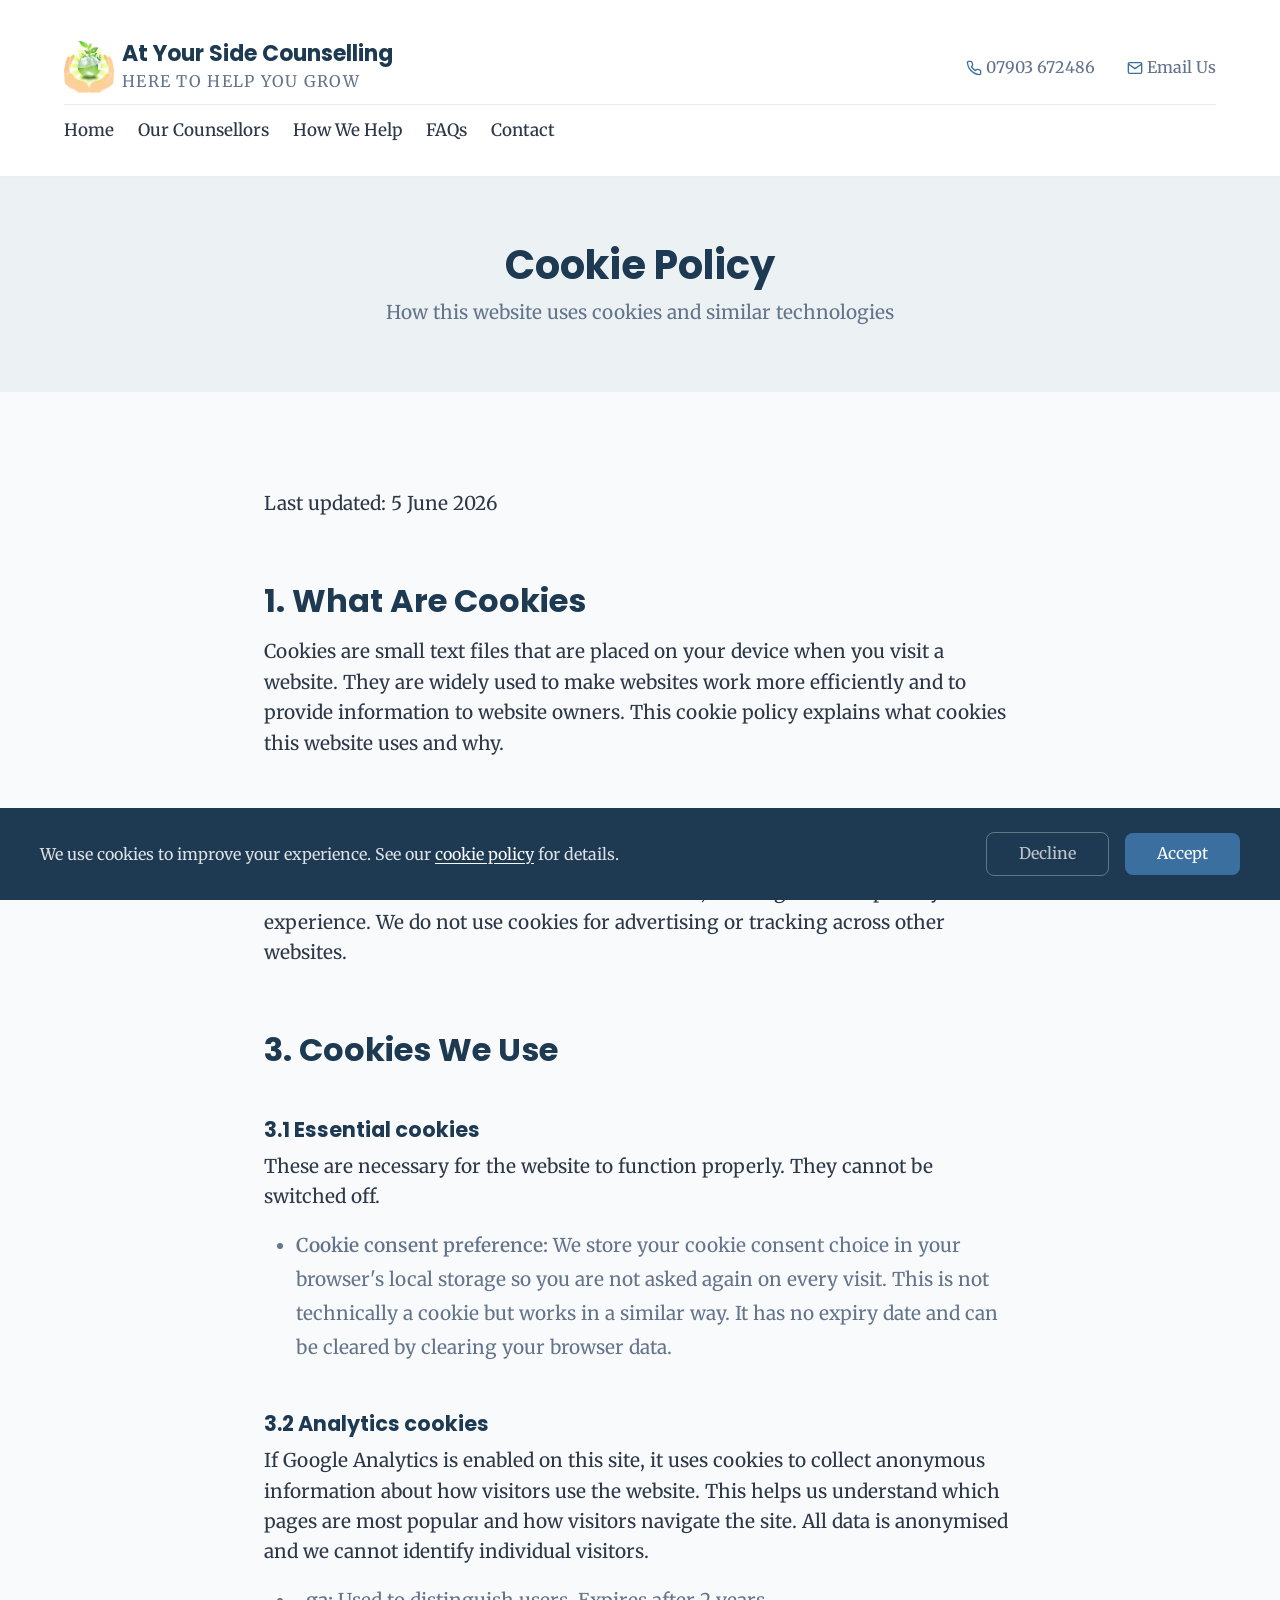
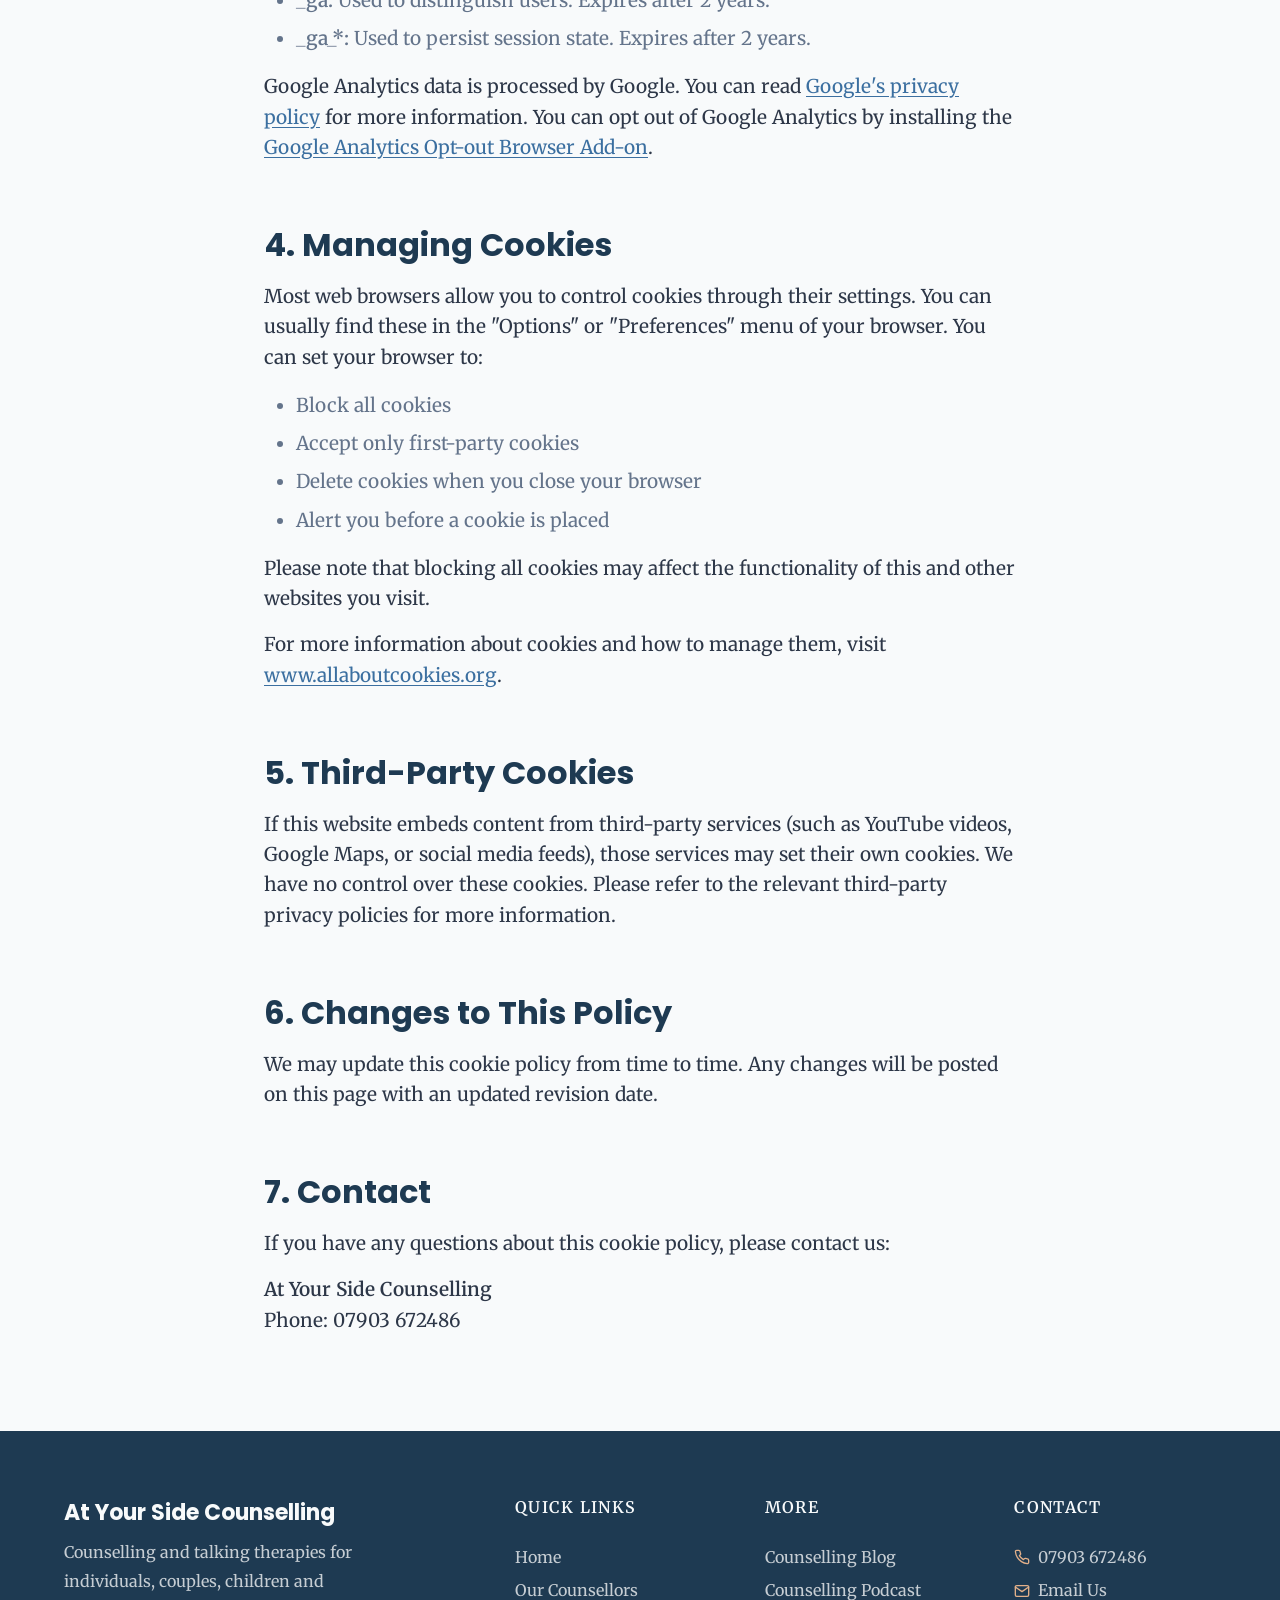
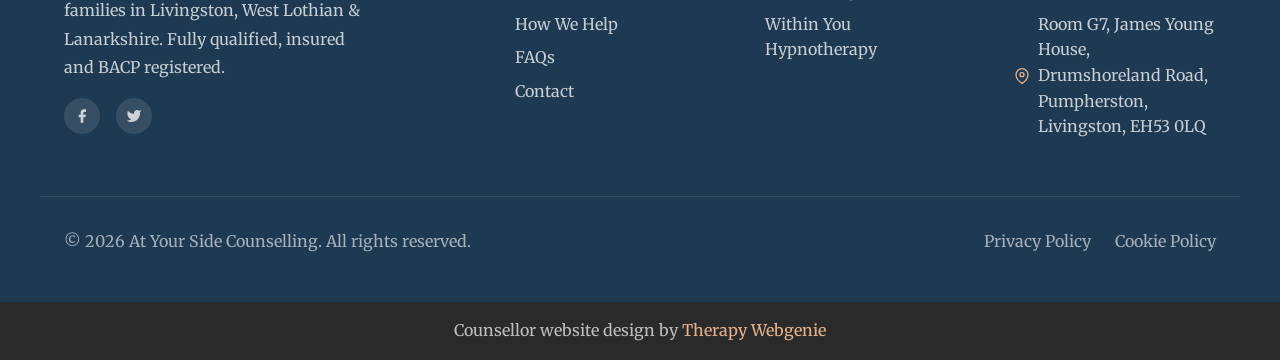
<file: cookies-policy.html>
<!DOCTYPE html>
<html lang="en">
<head>
  <meta charset="UTF-8">
  <meta name="viewport" content="width=device-width, initial-scale=1.0">
  <meta name="description" content="Cookie policy for At Your Side Counselling. How we use cookies and similar technologies on this website.">
  <meta name="robots" content="noindex">
  <title>Cookie Policy &mdash; At Your Side Counselling</title>

  <link rel="canonical" href="https://www.atyoursidecounselling.scot/cookies-policy.html">

  <link rel="preconnect" href="https://fonts.googleapis.com">
  <link rel="preconnect" href="https://fonts.gstatic.com" crossorigin>

  <link rel="icon" href="images/favicon.png" type="image/png" sizes="96x96">
  <link rel="apple-touch-icon" href="images/apple-touch-icon.png">
  <link rel="stylesheet" href="css/base.css?v=1728">
  <link rel="stylesheet" href="css/components.css?v=1728">
  <link rel="stylesheet" href="css/theme.css?v=1728">
  <!-- PROFILE:schema -->
  <!-- /PROFILE:schema -->
<!-- BEACON -->
<script>(function(){try{var u="https:\/\/editmy.site\/api\/hit\/10";var d=JSON.stringify({p:location.pathname,r:document.referrer});if(navigator.sendBeacon){navigator.sendBeacon(u,d);}else{fetch(u,{method:"POST",keepalive:true,body:d});}}catch(e){}})();</script>
<!-- /BEACON -->
</head>
<body>

  <a href="#main" class="skip-link">Skip to main content</a>

  <!-- SECTION: nav -->
  <nav class="nav nav--two-tier" role="navigation" aria-label="Main navigation">
    <div class="container">
      <div class="nav__top">
        <a href="./" class="nav__brand nav__brand--inline">
          <!-- PROFILE:logo --><img src="images/logo.jpg" alt="At Your Side Counselling" class="nav__logo"><!-- /PROFILE:logo -->
          <div class="nav__brand-text">
            <span class="nav__name"><!-- PROFILE:site_title -->At Your Side Counselling<!-- /PROFILE:site_title --></span>
            <span class="nav__title"><!-- PROFILE:site_slogan -->Here to help you grow<!-- /PROFILE:site_slogan --></span>
          </div>
        </a>
        <div class="nav__contact">
          <div class="nav__contact-item">
            <svg xmlns="http://www.w3.org/2000/svg" viewBox="0 0 24 24" fill="none" stroke="currentColor" stroke-width="2" stroke-linecap="round" stroke-linejoin="round"><path d="M22 16.92v3a2 2 0 0 1-2.18 2 19.79 19.79 0 0 1-8.63-3.07 19.5 19.5 0 0 1-6-6 19.79 19.79 0 0 1-3.07-8.67A2 2 0 0 1 4.11 2h3a2 2 0 0 1 2 1.72c.127.96.361 1.903.7 2.81a2 2 0 0 1-.45 2.11L8.09 9.91a16 16 0 0 0 6 6l1.27-1.27a2 2 0 0 1 2.11-.45c.907.339 1.85.573 2.81.7A2 2 0 0 1 22 16.92z"></path></svg>
            <!-- PROFILE:phone_landline --><a href="tel:07903672486">07903 672486</a><!-- /PROFILE:phone_landline -->
          </div>
          <div class="nav__contact-item">
            <svg xmlns="http://www.w3.org/2000/svg" viewBox="0 0 24 24" fill="none" stroke="currentColor" stroke-width="2" stroke-linecap="round" stroke-linejoin="round"><path d="M4 4h16c1.1 0 2 .9 2 2v12c0 1.1-.9 2-2 2H4c-1.1 0-2-.9-2-2V6c0-1.1.9-2 2-2z"></path><polyline points="22,6 12,13 2,6"></polyline></svg>
            <a href="contact.html">Email Us</a>
          </div>
        </div>
      </div>
      <div class="nav__bottom">
        <div class="nav__links">
          <a href="./" class="nav__link">Home</a>
          <a href="about.html" class="nav__link">Our Counsellors</a>
          <a href="services.html" class="nav__link">How We Help</a>
          <a href="faq.html" class="nav__link">FAQs</a>
          <a href="contact.html" class="nav__link">Contact</a>
        </div>
        <button class="nav__toggle" aria-label="Toggle menu" aria-expanded="false" aria-controls="mobile-menu">
          <span class="nav__toggle-bar"></span>
          <span class="nav__toggle-bar"></span>
          <span class="nav__toggle-bar"></span>
        </button>
      </div>
    </div>
    <div class="nav__mobile" id="mobile-menu" role="menu">
      <a href="./" class="nav__link" role="menuitem">Home</a>
      <a href="about.html" class="nav__link" role="menuitem">Our Counsellors</a>
      <a href="services.html" class="nav__link" role="menuitem">How We Help</a>
      <a href="faq.html" class="nav__link" role="menuitem">FAQs</a>
      <a href="contact.html" class="nav__link" role="menuitem">Contact</a>
      <div class="nav__mobile-contact">
        <div class="nav__contact-item">
          <svg xmlns="http://www.w3.org/2000/svg" viewBox="0 0 24 24" fill="none" stroke="currentColor" stroke-width="2" stroke-linecap="round" stroke-linejoin="round"><path d="M22 16.92v3a2 2 0 0 1-2.18 2 19.79 19.79 0 0 1-8.63-3.07 19.5 19.5 0 0 1-6-6 19.79 19.79 0 0 1-3.07-8.67A2 2 0 0 1 4.11 2h3a2 2 0 0 1 2 1.72c.127.96.361 1.903.7 2.81a2 2 0 0 1-.45 2.11L8.09 9.91a16 16 0 0 0 6 6l1.27-1.27a2 2 0 0 1 2.11-.45c.907.339 1.85.573 2.81.7A2 2 0 0 1 22 16.92z"></path></svg>
          <a href="tel:07903672486">07903 672486</a>
        </div>
        <div class="nav__contact-item">
          <svg xmlns="http://www.w3.org/2000/svg" viewBox="0 0 24 24" fill="none" stroke="currentColor" stroke-width="2" stroke-linecap="round" stroke-linejoin="round"><path d="M4 4h16c1.1 0 2 .9 2 2v12c0 1.1-.9 2-2 2H4c-1.1 0-2-.9-2-2V6c0-1.1.9-2 2-2z"></path><polyline points="22,6 12,13 2,6"></polyline></svg>
          <a href="contact.html">Email Us</a>
        </div>
      </div>
    </div>
  </nav>
  <!-- /SECTION: nav -->

  <!-- Compact scroll header -->
  <div class="nav-scroll" aria-hidden="true">
    <div class="container nav-scroll__inner">
      <div class="nav-scroll__brand">
        <span class="nav-scroll__name"><!-- PROFILE:site_title -->At Your Side Counselling<!-- /PROFILE:site_title --></span>
        <span class="nav-scroll__title"><!-- PROFILE:site_slogan -->Here to help you grow<!-- /PROFILE:site_slogan --></span>
      </div>
      <div class="nav-scroll__right">
        <a href="tel:07903672486" class="nav-scroll__phone">
          <svg xmlns="http://www.w3.org/2000/svg" viewBox="0 0 24 24" fill="none" stroke="currentColor" stroke-width="2" stroke-linecap="round" stroke-linejoin="round"><path d="M22 16.92v3a2 2 0 0 1-2.18 2 19.79 19.79 0 0 1-8.63-3.07 19.5 19.5 0 0 1-6-6 19.79 19.79 0 0 1-3.07-8.67A2 2 0 0 1 4.11 2h3a2 2 0 0 1 2 1.72c.127.96.361 1.903.7 2.81a2 2 0 0 1-.45 2.11L8.09 9.91a16 16 0 0 0 6 6l1.27-1.27a2 2 0 0 1 2.11-.45c.907.339 1.85.573 2.81.7A2 2 0 0 1 22 16.92z"></path></svg>
          07903 672486
        </a>
        <a href="tel:07903672486" class="nav-scroll__phone-icon" aria-label="Call us">
          <svg xmlns="http://www.w3.org/2000/svg" viewBox="0 0 24 24" fill="none" stroke="currentColor" stroke-width="2" stroke-linecap="round" stroke-linejoin="round"><path d="M22 16.92v3a2 2 0 0 1-2.18 2 19.79 19.79 0 0 1-8.63-3.07 19.5 19.5 0 0 1-6-6 19.79 19.79 0 0 1-3.07-8.67A2 2 0 0 1 4.11 2h3a2 2 0 0 1 2 1.72c.127.96.361 1.903.7 2.81a2 2 0 0 1-.45 2.11L8.09 9.91a16 16 0 0 0 6 6l1.27-1.27a2 2 0 0 1 2.11-.45c.907.339 1.85.573 2.81.7A2 2 0 0 1 22 16.92z"></path></svg>
        </a>
        <button class="nav-scroll__toggle" aria-label="Toggle menu">
          <span class="nav-scroll__toggle-bar"></span>
          <span class="nav-scroll__toggle-bar"></span>
          <span class="nav-scroll__toggle-bar"></span>
        </button>
      </div>
    </div>
  </div>

  <main id="main">

    <!-- SECTION: page-header -->
    <section class="page-header">
      <div class="container">
        <h1>Cookie Policy</h1>
        <p>How this website uses cookies and similar technologies</p>
      </div>
    </section>
    <!-- /SECTION: page-header -->

    <!-- SECTION: cookies-content -->
    <section class="section">
      <div class="container container--narrow">
        <div class="legal-content">

          <p class="last-updated">Last updated: 5 June 2026</p>

          <h2>1. What Are Cookies</h2>
          <p>Cookies are small text files that are placed on your device when you visit a website. They are widely used to make websites work more efficiently and to provide information to website owners. This cookie policy explains what cookies this website uses and why.</p>

          <h2>2. How We Use Cookies</h2>
          <p>This website uses a minimal number of cookies, all designed to improve your experience. We do not use cookies for advertising or tracking across other websites.</p>

          <h2>3. Cookies We Use</h2>

          <h3>3.1 Essential cookies</h3>
          <p>These are necessary for the website to function properly. They cannot be switched off.</p>
          <ul>
            <li><strong>Cookie consent preference:</strong> We store your cookie consent choice in your browser's local storage so you are not asked again on every visit. This is not technically a cookie but works in a similar way. It has no expiry date and can be cleared by clearing your browser data.</li>
          </ul>

          <h3>3.2 Analytics cookies</h3>
          <p>If Google Analytics is enabled on this site, it uses cookies to collect anonymous information about how visitors use the website. This helps us understand which pages are most popular and how visitors navigate the site. All data is anonymised and we cannot identify individual visitors.</p>
          <ul>
            <li><strong>_ga:</strong> Used to distinguish users. Expires after 2 years.</li>
            <li><strong>_ga_*:</strong> Used to persist session state. Expires after 2 years.</li>
          </ul>
          <p>Google Analytics data is processed by Google. You can read <a href="https://policies.google.com/privacy" target="_blank" rel="noopener">Google's privacy policy</a> for more information. You can opt out of Google Analytics by installing the <a href="https://tools.google.com/dlpage/gaoptout" target="_blank" rel="noopener">Google Analytics Opt-out Browser Add-on</a>.</p>

          <h2>4. Managing Cookies</h2>
          <p>Most web browsers allow you to control cookies through their settings. You can usually find these in the "Options" or "Preferences" menu of your browser. You can set your browser to:</p>
          <ul>
            <li>Block all cookies</li>
            <li>Accept only first-party cookies</li>
            <li>Delete cookies when you close your browser</li>
            <li>Alert you before a cookie is placed</li>
          </ul>
          <p>Please note that blocking all cookies may affect the functionality of this and other websites you visit.</p>
          <p>For more information about cookies and how to manage them, visit <a href="https://www.allaboutcookies.org" target="_blank" rel="noopener">www.allaboutcookies.org</a>.</p>

          <h2>5. Third-Party Cookies</h2>
          <p>If this website embeds content from third-party services (such as YouTube videos, Google Maps, or social media feeds), those services may set their own cookies. We have no control over these cookies. Please refer to the relevant third-party privacy policies for more information.</p>

          <h2>6. Changes to This Policy</h2>
          <p>We may update this cookie policy from time to time. Any changes will be posted on this page with an updated revision date.</p>

          <h2>7. Contact</h2>
          <p>If you have any questions about this cookie policy, please contact us:</p>
          <p><strong>At Your Side Counselling</strong><br>
          Phone: 07903 672486</p>

        </div>
      </div>
    </section>
    <!-- /SECTION: cookies-content -->

  </main>

  <!-- SECTION: footer -->
  <footer class="footer">
    <div class="container footer__inner">
      <div class="footer__brand">
        <p class="footer__brand-name">At Your Side Counselling</p>
        <p class="footer__brand-text">Counselling and talking therapies for individuals, couples, children and families in Livingston, West Lothian &amp; Lanarkshire. Fully qualified, insured and BACP registered.</p>
        <div class="footer__social">
          <a href="https://www.facebook.com/At-Your-Side-Therapy-408542399340786/" target="_blank" rel="noopener" aria-label="Facebook">
            <svg xmlns="http://www.w3.org/2000/svg" viewBox="0 0 24 24" fill="currentColor"><path d="M18 2h-3a5 5 0 0 0-5 5v3H7v4h3v8h4v-8h3l1-4h-4V7a1 1 0 0 1 1-1h3z"></path></svg>
          </a>
          <a href="https://twitter.com/AtYourSide2" target="_blank" rel="noopener" aria-label="Twitter / X">
            <svg xmlns="http://www.w3.org/2000/svg" viewBox="0 0 24 24" fill="currentColor"><path d="M23 3a10.9 10.9 0 0 1-3.14 1.53 4.48 4.48 0 0 0-7.86 3v1A10.66 10.66 0 0 1 3 4s-4 9 5 13a11.64 11.64 0 0 1-7 2c9 5 20 0 20-11.5a4.5 4.5 0 0 0-.08-.83A7.72 7.72 0 0 0 23 3z"></path></svg>
          </a>
        </div>
      </div>
      <div class="footer__col">
        <p class="footer__heading">Quick Links</p>
        <div class="footer__links">
          <a href="./" class="footer__link">Home</a>
          <a href="about.html" class="footer__link">Our Counsellors</a>
          <a href="services.html" class="footer__link">How We Help</a>
          <a href="faq.html" class="footer__link">FAQs</a>
          <a href="contact.html" class="footer__link">Contact</a>
        </div>
      </div>
      <div class="footer__col">
        <p class="footer__heading">More</p>
        <div class="footer__links">
          <a href="https://atyoursidetherapyblog.wordpress.com/" class="footer__link" target="_blank" rel="noopener">Counselling Blog</a>
          <a href="https://anchor.fm/patrick-goodlet" class="footer__link" target="_blank" rel="noopener">Counselling Podcast</a>
          <a href="https://withinyou.uk" class="footer__link" target="_blank" rel="noopener">Within You Hypnotherapy</a>
        </div>
      </div>
      <div class="footer__col">
        <p class="footer__heading">Contact</p>
        <div class="footer__contact-item">
          <svg xmlns="http://www.w3.org/2000/svg" viewBox="0 0 24 24" fill="none" stroke="currentColor" stroke-width="2" stroke-linecap="round" stroke-linejoin="round"><path d="M22 16.92v3a2 2 0 0 1-2.18 2 19.79 19.79 0 0 1-8.63-3.07 19.5 19.5 0 0 1-6-6 19.79 19.79 0 0 1-3.07-8.67A2 2 0 0 1 4.11 2h3a2 2 0 0 1 2 1.72 12.84 12.84 0 0 0 .7 2.81 2 2 0 0 1-.45 2.11L8.09 9.91a16 16 0 0 0 6 6l1.27-1.27a2 2 0 0 1 2.11-.45 12.84 12.84 0 0 0 2.81.7A2 2 0 0 1 22 16.92z"></path></svg>
          <!-- PROFILE:phone_landline --><span>07903 672486</span><!-- /PROFILE:phone_landline -->
        </div>
        <div class="footer__contact-item">
          <svg xmlns="http://www.w3.org/2000/svg" viewBox="0 0 24 24" fill="none" stroke="currentColor" stroke-width="2" stroke-linecap="round" stroke-linejoin="round"><path d="M4 4h16c1.1 0 2 .9 2 2v12c0 1.1-.9 2-2 2H4c-1.1 0-2-.9-2-2V6c0-1.1.9-2 2-2z"></path><polyline points="22,6 12,13 2,6"></polyline></svg>
          <a href="contact.html">Email Us</a>
        </div>
        <div class="footer__contact-item">
          <svg xmlns="http://www.w3.org/2000/svg" viewBox="0 0 24 24" fill="none" stroke="currentColor" stroke-width="2" stroke-linecap="round" stroke-linejoin="round"><path d="M21 10c0 7-9 13-9 13s-9-6-9-13a9 9 0 0 1 18 0z"></path><circle cx="12" cy="10" r="3"></circle></svg>
          <!-- PROFILE:address --><span>Room G7, James Young House, Drumshoreland Road, Pumpherston, Livingston, EH53 0LQ</span><!-- /PROFILE:address -->
        </div>
      </div>
    </div>
    <div class="container footer__bottom">
      <p class="footer__copyright">&copy; <script>document.write(new Date().getFullYear())</script> At Your Side Counselling. All rights reserved.</p>
      <div class="footer__legal">
        <a href="privacy.html">Privacy Policy</a>
        <a href="cookies-policy.html">Cookie Policy</a>
      </div>
    </div>
  </footer>
  <!-- /SECTION: footer -->

  <div class="site-credit">
    <p>Counsellor website design by <a href="https://www.therapywebgenie.com/website-design/counsellors/" target="_blank" rel="noopener nofollow">Therapy Webgenie</a></p>
  </div>

  <!-- Cookie Consent -->
  <div class="cookie-banner" role="dialog" aria-label="Cookie consent">
    <div class="cookie-banner__inner">
      <p class="cookie-banner__text">We use cookies to improve your experience. See our <a href="cookies-policy.html">cookie policy</a> for details.</p>
      <div class="cookie-banner__buttons">
        <button class="cookie-banner__accept">Accept</button>
        <button class="cookie-banner__decline">Decline</button>
      </div>
    </div>
  </div>

  <!-- Back to Top -->
  <button class="back-to-top" aria-label="Back to top">
    <svg xmlns="http://www.w3.org/2000/svg" viewBox="0 0 24 24" fill="none" stroke="currentColor" stroke-width="2" stroke-linecap="round" stroke-linejoin="round"><polyline points="18 15 12 9 6 15"></polyline></svg>
  </button>

  <script src="js/main.js"></script>
</body>
</html>
</file>
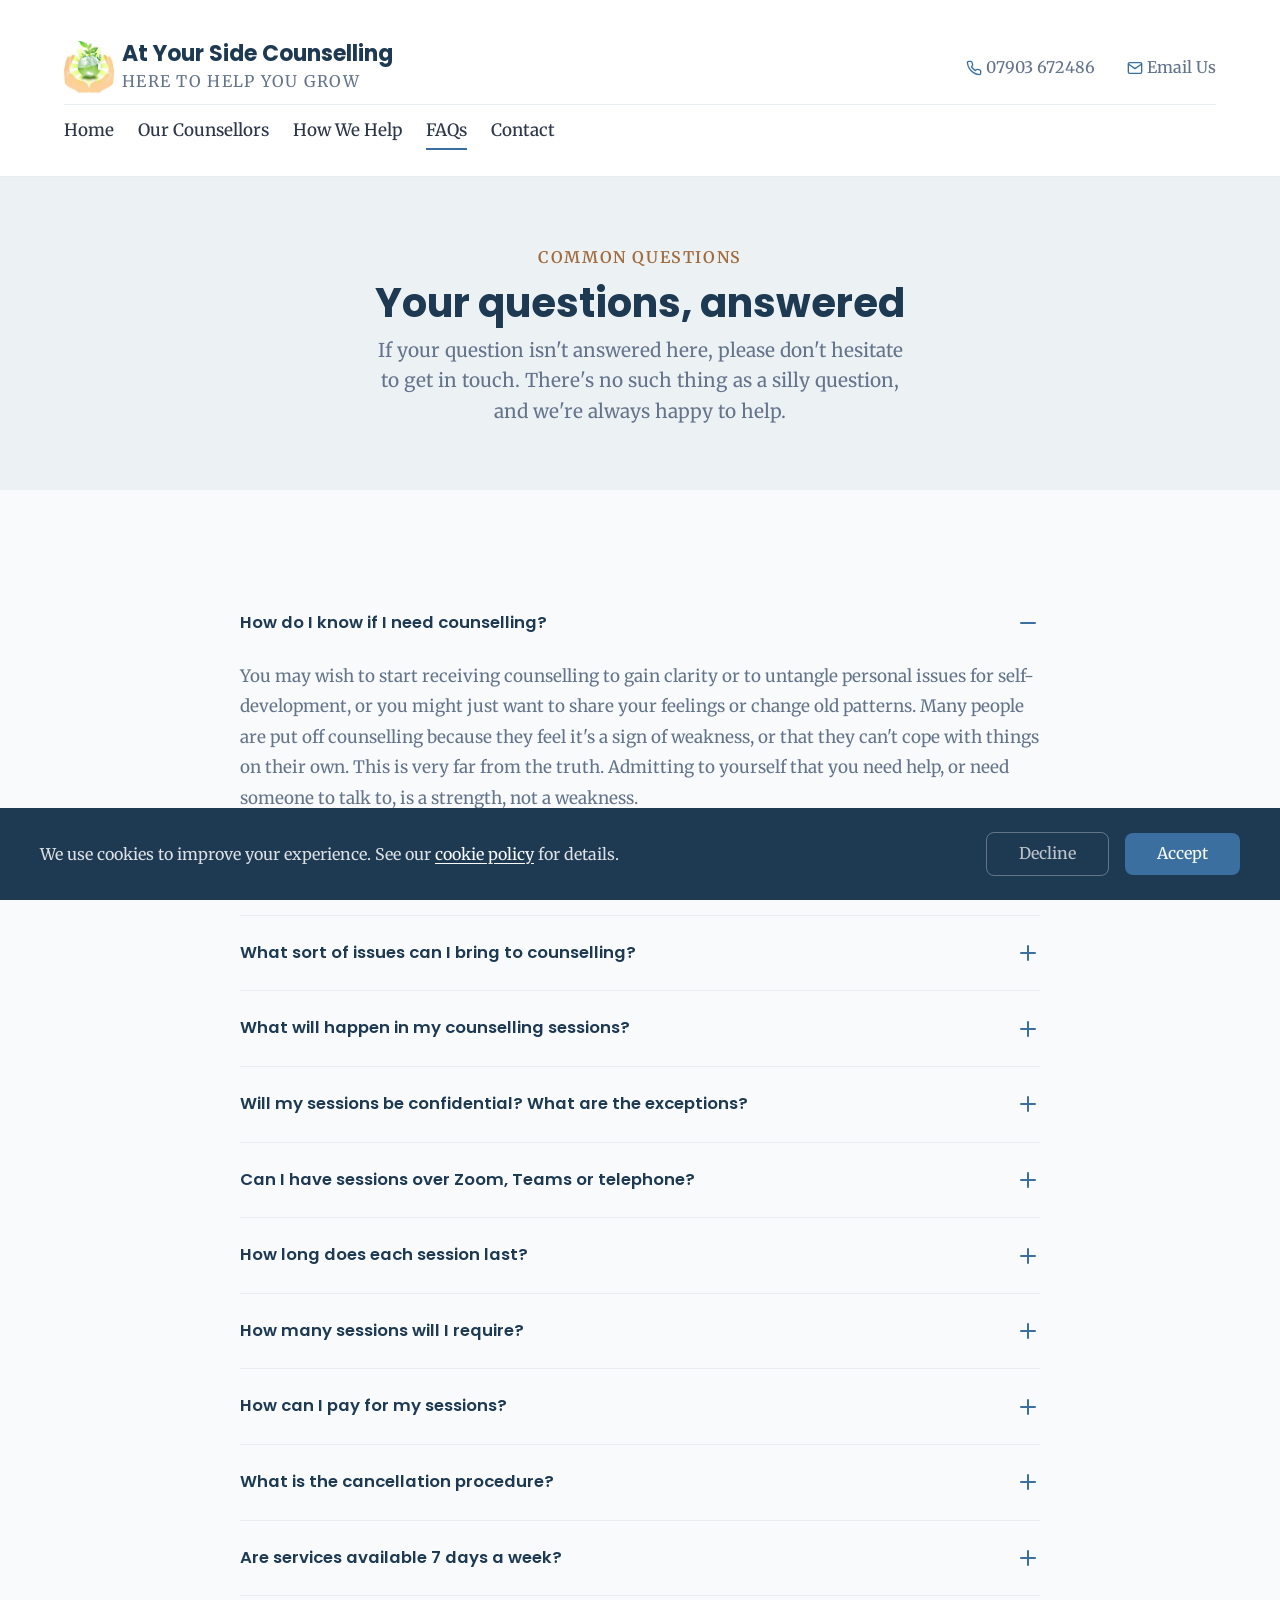
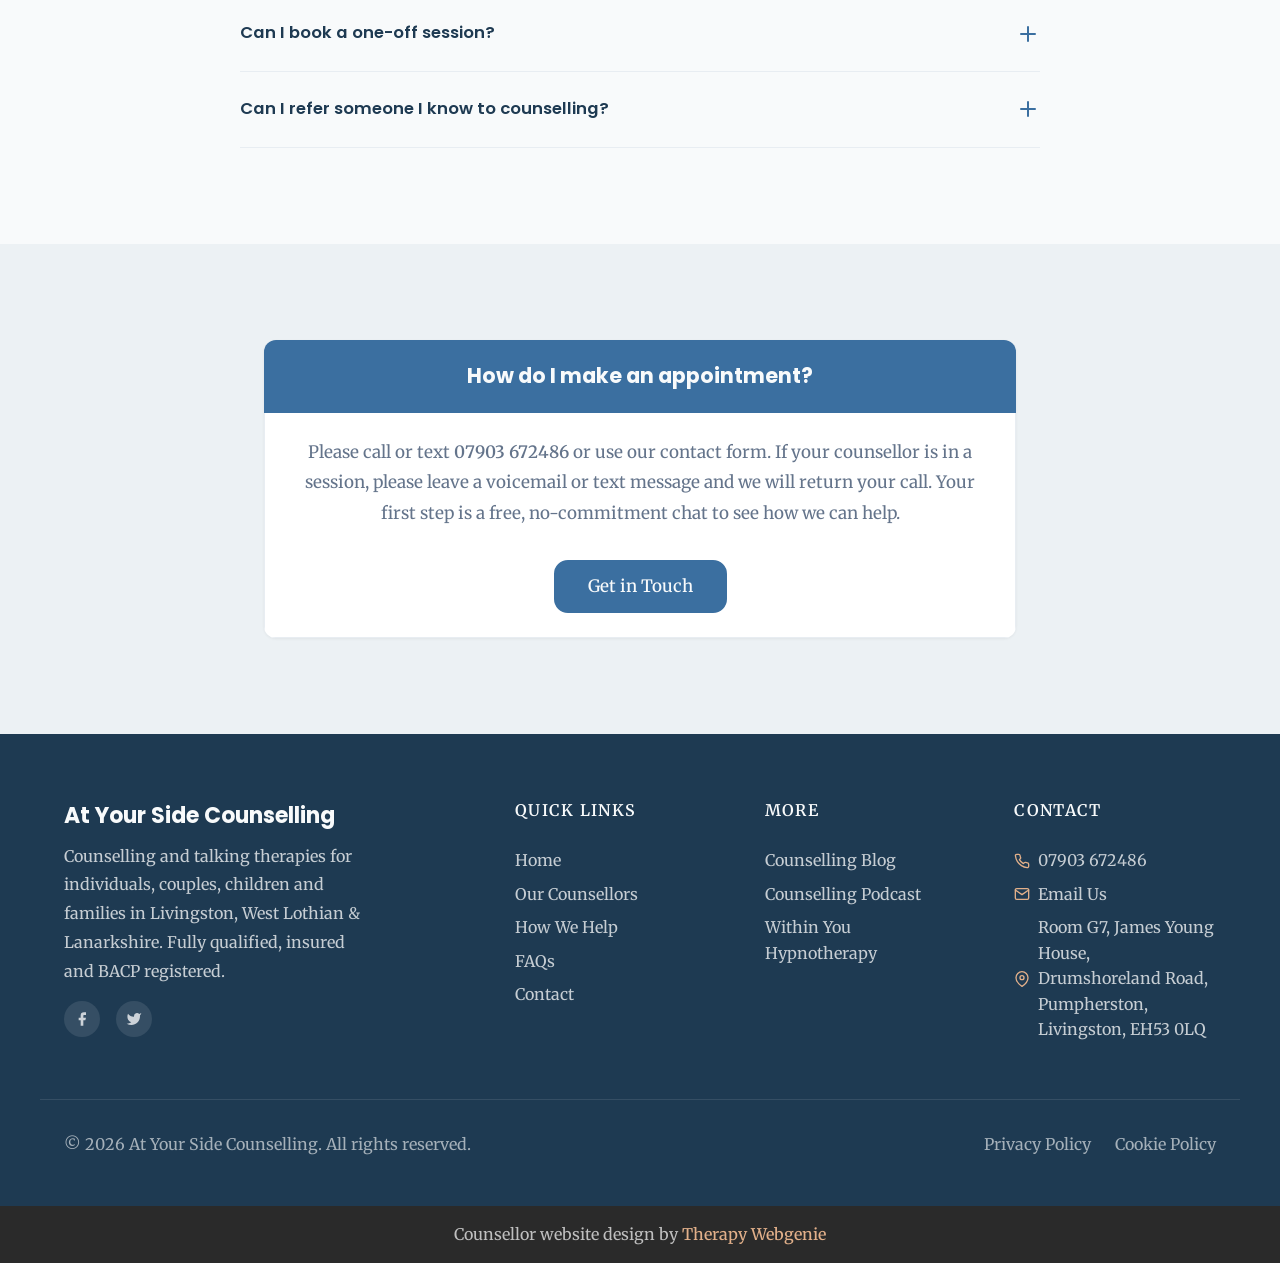
<file: faq.html>
<!DOCTYPE html>
<html lang="en">
<head>
  <meta charset="UTF-8">
  <meta name="viewport" content="width=device-width, initial-scale=1.0">
  <meta name="description" content="Frequently asked questions about counselling with At Your Side Counselling — sessions, confidentiality, fees, cancellations, online and telephone therapy in Livingston, West Lothian.">
  <meta name="robots" content="max-image-preview:large">
  <meta name="author" content="At Your Side Counselling">
  <title>FAQs — At Your Side Counselling</title>

  <link rel="canonical" href="https://www.atyoursidecounselling.scot/faq.html">

  <meta property="og:type" content="website">
  <meta property="og:url" content="https://www.atyoursidecounselling.scot/faq.html">
  <meta property="og:title" content="FAQs — At Your Side Counselling">
  <meta property="og:description" content="Answers to common questions about counselling sessions, confidentiality, online and telephone therapy, and how to get started.">
  <meta property="og:image" content="https://www.atyoursidecounselling.scot/images/hero.jpg">

  <meta name="twitter:card" content="summary_large_image">
  <meta name="twitter:title" content="FAQs — At Your Side Counselling">
  <meta name="twitter:description" content="Answers to common questions about counselling sessions, confidentiality, online and telephone therapy, and how to get started.">
  <meta name="twitter:image" content="https://www.atyoursidecounselling.scot/images/hero.jpg">

  <link rel="preconnect" href="https://fonts.googleapis.com">
  <link rel="preconnect" href="https://fonts.gstatic.com" crossorigin>

  <link rel="icon" href="images/favicon.png" type="image/png" sizes="96x96">
  <link rel="apple-touch-icon" href="images/apple-touch-icon.png">
  <link rel="stylesheet" href="css/base.css?v=1728">
  <link rel="stylesheet" href="css/components.css?v=1728">
  <link rel="stylesheet" href="css/theme.css?v=1728">
  <!-- PROFILE:schema -->
  <!-- /PROFILE:schema -->
<script type="application/ld+json" data-te-schema="1">
{
    "@context": "https://schema.org",
    "@graph": [
        {
            "@type": "BreadcrumbList",
            "@id": "https://www.atyoursidecounselling.scot/faq.html#breadcrumb",
            "itemListElement": [
                {
                    "@type": "ListItem",
                    "position": 1,
                    "name": "Home",
                    "item": "https://www.atyoursidecounselling.scot/"
                },
                {
                    "@type": "ListItem",
                    "position": 2,
                    "name": "FAQs",
                    "item": "https://www.atyoursidecounselling.scot/faq.html"
                }
            ]
        },
        {
            "@type": "FAQPage",
            "@id": "https://www.atyoursidecounselling.scot/faq.html#faq",
            "mainEntity": [
                {
                    "@type": "Question",
                    "name": "How do I know if I need counselling?",
                    "acceptedAnswer": {
                        "@type": "Answer",
                        "text": "You may wish to start receiving counselling to gain clarity or to untangle personal issues for self-development, or you might just want to share your feelings or change old patterns. Many people are put off counselling because they feel it's a sign of weakness, or that they can't cope with things on their own. This is very far from the truth. Admitting to yourself that you need help, or need someone to talk to, is a strength, not a weakness. Everyone experiences some issues during life. If you are still experiencing distress, and if these issues continue to affect your life, relationships, roles and work, then please get in touch."
                    }
                },
                {
                    "@type": "Question",
                    "name": "What sort of issues can I bring to counselling?",
                    "acceptedAnswer": {
                        "@type": "Answer",
                        "text": "There are all sorts of issues and problems you can bring to counselling — problems that affect your emotional and physical wellbeing. If problems lie outside our area of expertise, we will signpost you to the appropriate service."
                    }
                },
                {
                    "@type": "Question",
                    "name": "What will happen in my counselling sessions?",
                    "acceptedAnswer": {
                        "@type": "Answer",
                        "text": "Initial telephone consultation. This gives time for your counsellor to consider the concern or issue you want to potentially bring to therapy, and how best to support you. It is also a great opportunity for you to ask any questions you might have about your counsellor or about counselling in general. We will then book your first assessment session. First assessment session. During our first assessment we will discuss in more detail what has prompted you to make contact, the issue as you see it, and any past or current background you are willing to share at this point. Your counsellor will talk through how best to approach your concerns, shaped in consultation with you over the coming sessions. You will have a chance to ask any questions about how our service works or voice any concerns. Subsequent sessions. You will be free to talk about your situation and you will be listened to carefully. Your counsellor will seek to gain as deep an understanding of you as possible, and will ask questions designed to therapeutically enhance your thinking, your emotions, your behaviour and your way of relating to others. Generally speaking, therapists do not tell people what to do with their lives — rather, they assist clients to make their own decisions and find the courage and conviction to act upon them. We will regularly review our work together and assess progress."
                    }
                },
                {
                    "@type": "Question",
                    "name": "Will my sessions be confidential? What are the exceptions?",
                    "acceptedAnswer": {
                        "@type": "Answer",
                        "text": "We abide by and adhere to the British Association for Counselling and Psychotherapy (BACP) Ethical Framework. As part of that framework, we practise clearly defined confidentiality with all of our clients. This means you can speak to your counsellor knowing that your friends, family and work colleagues will not be told what you have said in a session — and neither will your counsellor's friends, family or work colleagues. There are three exceptions to this: disclosures involving the Terrorism Act; disclosures of yourself as being a danger to yourself or others; and disclosures which require your counsellor to act within their duty of care under the Children Act. Even in such cases, your counsellor will not break confidentiality without discussing the matter with you first. All BACP-registered counsellors need to be in regular supervision, and some material may at times be discussed with a counselling supervisor in an anonymous form, partly to ensure you receive the best professional support possible."
                    }
                },
                {
                    "@type": "Question",
                    "name": "Can I have sessions over Zoom, Teams or telephone?",
                    "acceptedAnswer": {
                        "@type": "Answer",
                        "text": "Yes. What suits you best will be discussed. Some people do not prefer face-to-face counselling, for a variety of reasons, so online or telephone counselling provides a preferable alternative."
                    }
                },
                {
                    "@type": "Question",
                    "name": "How long does each session last?",
                    "acceptedAnswer": {
                        "@type": "Answer",
                        "text": "An initial telephone consultation is 15 minutes. A no-fee, no-commitment assessment session lasts 45 minutes. Each normal session lasts 50 minutes from the starting time that has been booked."
                    }
                },
                {
                    "@type": "Question",
                    "name": "How many sessions will I require?",
                    "acceptedAnswer": {
                        "@type": "Answer",
                        "text": "The frequency of sessions is variable and dependent on your needs. We would discuss this in the regular reviews of our work. The overall length of time you will be in therapy depends upon the nature, severity and extent of your problems and the issues we are addressing, and is also determined by how long you want to take. Some people achieve the results they want in just a few weeks; others may take months or even years. It is important that we go at the pace that suits you."
                    }
                },
                {
                    "@type": "Question",
                    "name": "How can I pay for my sessions?",
                    "acceptedAnswer": {
                        "@type": "Answer",
                        "text": "You can pay by cash at the beginning of each session, or by direct transfer to our business account. We would provide you with the sort code and account number before you begin your sessions; you can pay via telephone or internet banking, or by going into your branch."
                    }
                },
                {
                    "@type": "Question",
                    "name": "What is the cancellation procedure?",
                    "acceptedAnswer": {
                        "@type": "Answer",
                        "text": "Please contact the service as soon as possible if you can't make a session. This will allow your appointment to be rescheduled at a time which suits you. If you cancel within 24 hours of the appointment, 50% of the session fee will be charged; within 12 hours, 75% will be charged; and if you don't attend your appointment, 100% of the session fee will be charged. There is a range of valid reasons for cancelling an appointment. In order to be consistent with all clients, cancellation fees will only be waived in the event of a medical emergency requiring urgent professional treatment, a death in the family, or a natural disaster. If you are running late, please contact the service — regardless of when you arrive, your session will still finish at the booked time."
                    }
                },
                {
                    "@type": "Question",
                    "name": "Are services available 7 days a week?",
                    "acceptedAnswer": {
                        "@type": "Answer",
                        "text": "Yes. You can book an appointment for any day of the week — morning, afternoon and right into the evening. Depending on availability, you may be able to get a same-day booking. Every effort will be made to accommodate a time that suits you and your circumstances."
                    }
                },
                {
                    "@type": "Question",
                    "name": "Can I book a one-off session?",
                    "acceptedAnswer": {
                        "@type": "Answer",
                        "text": "This all depends on your individual needs — no person is the same. This can be discussed in your initial telephone consultation, to decide how counselling would benefit you the most."
                    }
                },
                {
                    "@type": "Question",
                    "name": "Can I refer someone I know to counselling?",
                    "acceptedAnswer": {
                        "@type": "Answer",
                        "text": "Yes. You can refer anyone you think will benefit from counselling, but they must be prepared to make their own commitment to attend their sessions."
                    }
                }
            ]
        }
    ]
}
</script>
<!-- BEACON -->
<script>(function(){try{var u="https:\/\/editmy.site\/api\/hit\/10";var d=JSON.stringify({p:location.pathname,r:document.referrer});if(navigator.sendBeacon){navigator.sendBeacon(u,d);}else{fetch(u,{method:"POST",keepalive:true,body:d});}}catch(e){}})();</script>
<!-- /BEACON -->
</head>
<body>

  <a href="#main" class="skip-link">Skip to main content</a>

  <!-- SECTION: nav -->
  <nav class="nav nav--two-tier" role="navigation" aria-label="Main navigation">
    <div class="container">
      <div class="nav__top">
        <a href="./" class="nav__brand nav__brand--inline">
          <!-- PROFILE:logo --><img src="images/logo.jpg" alt="At Your Side Counselling" class="nav__logo"><!-- /PROFILE:logo -->
          <div class="nav__brand-text">
            <span class="nav__name"><!-- PROFILE:site_title -->At Your Side Counselling<!-- /PROFILE:site_title --></span>
            <span class="nav__title"><!-- PROFILE:site_slogan -->Here to help you grow<!-- /PROFILE:site_slogan --></span>
          </div>
        </a>
        <div class="nav__contact">
          <div class="nav__contact-item">
            <svg xmlns="http://www.w3.org/2000/svg" viewBox="0 0 24 24" fill="none" stroke="currentColor" stroke-width="2" stroke-linecap="round" stroke-linejoin="round"><path d="M22 16.92v3a2 2 0 0 1-2.18 2 19.79 19.79 0 0 1-8.63-3.07 19.5 19.5 0 0 1-6-6 19.79 19.79 0 0 1-3.07-8.67A2 2 0 0 1 4.11 2h3a2 2 0 0 1 2 1.72c.127.96.361 1.903.7 2.81a2 2 0 0 1-.45 2.11L8.09 9.91a16 16 0 0 0 6 6l1.27-1.27a2 2 0 0 1 2.11-.45c.907.339 1.85.573 2.81.7A2 2 0 0 1 22 16.92z"></path></svg>
            <!-- PROFILE:phone_landline --><a href="tel:07903672486">07903 672486</a><!-- /PROFILE:phone_landline -->
          </div>
          <div class="nav__contact-item">
            <svg xmlns="http://www.w3.org/2000/svg" viewBox="0 0 24 24" fill="none" stroke="currentColor" stroke-width="2" stroke-linecap="round" stroke-linejoin="round"><path d="M4 4h16c1.1 0 2 .9 2 2v12c0 1.1-.9 2-2 2H4c-1.1 0-2-.9-2-2V6c0-1.1.9-2 2-2z"></path><polyline points="22,6 12,13 2,6"></polyline></svg>
            <a href="contact.html">Email Us</a>
          </div>
        </div>
      </div>
      <div class="nav__bottom">
        <div class="nav__links">
          <a href="./" class="nav__link">Home</a>
          <a href="about.html" class="nav__link">Our Counsellors</a>
          <a href="services.html" class="nav__link">How We Help</a>
          <a href="faq.html" class="nav__link nav__link--active">FAQs</a>
          <a href="contact.html" class="nav__link">Contact</a>
        </div>
        <button class="nav__toggle" aria-label="Toggle menu" aria-expanded="false" aria-controls="mobile-menu">
          <span class="nav__toggle-bar"></span>
          <span class="nav__toggle-bar"></span>
          <span class="nav__toggle-bar"></span>
        </button>
      </div>
    </div>
    <div class="nav__mobile" id="mobile-menu" role="menu">
      <a href="./" class="nav__link" role="menuitem">Home</a>
      <a href="about.html" class="nav__link" role="menuitem">Our Counsellors</a>
      <a href="services.html" class="nav__link" role="menuitem">How We Help</a>
      <a href="faq.html" class="nav__link nav__link--active" role="menuitem">FAQs</a>
      <a href="contact.html" class="nav__link" role="menuitem">Contact</a>
      <div class="nav__mobile-contact">
        <div class="nav__contact-item">
          <svg xmlns="http://www.w3.org/2000/svg" viewBox="0 0 24 24" fill="none" stroke="currentColor" stroke-width="2" stroke-linecap="round" stroke-linejoin="round"><path d="M22 16.92v3a2 2 0 0 1-2.18 2 19.79 19.79 0 0 1-8.63-3.07 19.5 19.5 0 0 1-6-6 19.79 19.79 0 0 1-3.07-8.67A2 2 0 0 1 4.11 2h3a2 2 0 0 1 2 1.72c.127.96.361 1.903.7 2.81a2 2 0 0 1-.45 2.11L8.09 9.91a16 16 0 0 0 6 6l1.27-1.27a2 2 0 0 1 2.11-.45c.907.339 1.85.573 2.81.7A2 2 0 0 1 22 16.92z"></path></svg>
          <a href="tel:07903672486">07903 672486</a>
        </div>
        <div class="nav__contact-item">
          <svg xmlns="http://www.w3.org/2000/svg" viewBox="0 0 24 24" fill="none" stroke="currentColor" stroke-width="2" stroke-linecap="round" stroke-linejoin="round"><path d="M4 4h16c1.1 0 2 .9 2 2v12c0 1.1-.9 2-2 2H4c-1.1 0-2-.9-2-2V6c0-1.1.9-2 2-2z"></path><polyline points="22,6 12,13 2,6"></polyline></svg>
          <a href="contact.html">Email Us</a>
        </div>
      </div>
    </div>
  </nav>
  <!-- /SECTION: nav -->

  <!-- Compact scroll header -->
  <div class="nav-scroll" aria-hidden="true">
    <div class="container nav-scroll__inner">
      <div class="nav-scroll__brand">
        <span class="nav-scroll__name"><!-- PROFILE:site_title -->At Your Side Counselling<!-- /PROFILE:site_title --></span>
        <span class="nav-scroll__title"><!-- PROFILE:site_slogan -->Here to help you grow<!-- /PROFILE:site_slogan --></span>
      </div>
      <div class="nav-scroll__right">
        <a href="tel:07903672486" class="nav-scroll__phone">
          <svg xmlns="http://www.w3.org/2000/svg" viewBox="0 0 24 24" fill="none" stroke="currentColor" stroke-width="2" stroke-linecap="round" stroke-linejoin="round"><path d="M22 16.92v3a2 2 0 0 1-2.18 2 19.79 19.79 0 0 1-8.63-3.07 19.5 19.5 0 0 1-6-6 19.79 19.79 0 0 1-3.07-8.67A2 2 0 0 1 4.11 2h3a2 2 0 0 1 2 1.72c.127.96.361 1.903.7 2.81a2 2 0 0 1-.45 2.11L8.09 9.91a16 16 0 0 0 6 6l1.27-1.27a2 2 0 0 1 2.11-.45c.907.339 1.85.573 2.81.7A2 2 0 0 1 22 16.92z"></path></svg>
          07903 672486
        </a>
        <a href="tel:07903672486" class="nav-scroll__phone-icon" aria-label="Call us">
          <svg xmlns="http://www.w3.org/2000/svg" viewBox="0 0 24 24" fill="none" stroke="currentColor" stroke-width="2" stroke-linecap="round" stroke-linejoin="round"><path d="M22 16.92v3a2 2 0 0 1-2.18 2 19.79 19.79 0 0 1-8.63-3.07 19.5 19.5 0 0 1-6-6 19.79 19.79 0 0 1-3.07-8.67A2 2 0 0 1 4.11 2h3a2 2 0 0 1 2 1.72c.127.96.361 1.903.7 2.81a2 2 0 0 1-.45 2.11L8.09 9.91a16 16 0 0 0 6 6l1.27-1.27a2 2 0 0 1 2.11-.45c.907.339 1.85.573 2.81.7A2 2 0 0 1 22 16.92z"></path></svg>
        </a>
        <button class="nav-scroll__toggle" aria-label="Toggle menu">
          <span class="nav-scroll__toggle-bar"></span>
          <span class="nav-scroll__toggle-bar"></span>
          <span class="nav-scroll__toggle-bar"></span>
        </button>
      </div>
    </div>
  </div>

  <main id="main">

    <!-- SECTION: page-header -->
    <section class="page-header">
      <div class="container">
        <span class="section-label">Common Questions</span>
        <h1>Your questions, answered</h1>
        <p>If your question isn't answered here, please don't hesitate to get in touch. There's no such thing as a silly question, and we're always happy to help.</p>
      </div>
    </section>
    <!-- /SECTION: page-header -->

    <!-- SECTION: faq -->
    <section class="section reveal">
      <div class="container">
        <div class="accordion">

          <div class="accordion__item accordion__item--open">
            <button class="accordion__trigger" aria-expanded="true">
              How do I know if I need counselling?
              <svg class="accordion__icon" xmlns="http://www.w3.org/2000/svg" viewBox="0 0 24 24" fill="none" stroke="currentColor" stroke-width="2" stroke-linecap="round" stroke-linejoin="round"><line x1="5" y1="12" x2="19" y2="12"></line><line class="accordion__icon-vertical" x1="12" y1="5" x2="12" y2="19"></line></svg>
            </button>
            <div class="accordion__content">
              <p>You may wish to start receiving counselling to gain clarity or to untangle personal issues for self-development, or you might just want to share your feelings or change old patterns. Many people are put off counselling because they feel it's a sign of weakness, or that they can't cope with things on their own. This is very far from the truth. Admitting to yourself that you need help, or need someone to talk to, is a strength, not a weakness.</p>
              <p>Everyone experiences some issues during life. If you are still experiencing distress, and if these issues continue to affect your life, relationships, roles and work, then please get in touch.</p>
            </div>
          </div>

          <div class="accordion__item">
            <button class="accordion__trigger" aria-expanded="false">
              What sort of issues can I bring to counselling?
              <svg class="accordion__icon" xmlns="http://www.w3.org/2000/svg" viewBox="0 0 24 24" fill="none" stroke="currentColor" stroke-width="2" stroke-linecap="round" stroke-linejoin="round"><line x1="5" y1="12" x2="19" y2="12"></line><line class="accordion__icon-vertical" x1="12" y1="5" x2="12" y2="19"></line></svg>
            </button>
            <div class="accordion__content">
              <p>There are all sorts of issues and problems you can bring to counselling — problems that affect your emotional and physical wellbeing. If problems lie outside our area of expertise, we will signpost you to the appropriate service.</p>
            </div>
          </div>

          <div class="accordion__item">
            <button class="accordion__trigger" aria-expanded="false">
              What will happen in my counselling sessions?
              <svg class="accordion__icon" xmlns="http://www.w3.org/2000/svg" viewBox="0 0 24 24" fill="none" stroke="currentColor" stroke-width="2" stroke-linecap="round" stroke-linejoin="round"><line x1="5" y1="12" x2="19" y2="12"></line><line class="accordion__icon-vertical" x1="12" y1="5" x2="12" y2="19"></line></svg>
            </button>
            <div class="accordion__content">
              <p><strong>Initial telephone consultation.</strong> This gives time for your counsellor to consider the concern or issue you want to potentially bring to therapy, and how best to support you. It is also a great opportunity for you to ask any questions you might have about your counsellor or about counselling in general. We will then book your first assessment session.</p>
              <p><strong>First assessment session.</strong> During our first assessment we will discuss in more detail what has prompted you to make contact, the issue as you see it, and any past or current background you are willing to share at this point. Your counsellor will talk through how best to approach your concerns, shaped in consultation with you over the coming sessions. You will have a chance to ask any questions about how our service works or voice any concerns.</p>
              <p><strong>Subsequent sessions.</strong> You will be free to talk about your situation and you will be listened to carefully. Your counsellor will seek to gain as deep an understanding of you as possible, and will ask questions designed to therapeutically enhance your thinking, your emotions, your behaviour and your way of relating to others. Generally speaking, therapists do not tell people what to do with their lives — rather, they assist clients to make their own decisions and find the courage and conviction to act upon them. We will regularly review our work together and assess progress.</p>
            </div>
          </div>

          <div class="accordion__item">
            <button class="accordion__trigger" aria-expanded="false">
              Will my sessions be confidential? What are the exceptions?
              <svg class="accordion__icon" xmlns="http://www.w3.org/2000/svg" viewBox="0 0 24 24" fill="none" stroke="currentColor" stroke-width="2" stroke-linecap="round" stroke-linejoin="round"><line x1="5" y1="12" x2="19" y2="12"></line><line class="accordion__icon-vertical" x1="12" y1="5" x2="12" y2="19"></line></svg>
            </button>
            <div class="accordion__content">
              <p>We abide by and adhere to the British Association for Counselling and Psychotherapy (BACP) Ethical Framework. As part of that framework, we practise clearly defined confidentiality with all of our clients. This means you can speak to your counsellor knowing that your friends, family and work colleagues will not be told what you have said in a session — and neither will your counsellor's friends, family or work colleagues.</p>
              <p>There are three exceptions to this: disclosures involving the Terrorism Act; disclosures of yourself as being a danger to yourself or others; and disclosures which require your counsellor to act within their duty of care under the Children Act. Even in such cases, your counsellor will not break confidentiality without discussing the matter with you first. All BACP-registered counsellors need to be in regular supervision, and some material may at times be discussed with a counselling supervisor in an anonymous form, partly to ensure you receive the best professional support possible.</p>
            </div>
          </div>

          <div class="accordion__item">
            <button class="accordion__trigger" aria-expanded="false">
              Can I have sessions over Zoom, Teams or telephone?
              <svg class="accordion__icon" xmlns="http://www.w3.org/2000/svg" viewBox="0 0 24 24" fill="none" stroke="currentColor" stroke-width="2" stroke-linecap="round" stroke-linejoin="round"><line x1="5" y1="12" x2="19" y2="12"></line><line class="accordion__icon-vertical" x1="12" y1="5" x2="12" y2="19"></line></svg>
            </button>
            <div class="accordion__content">
              <p>Yes. What suits you best will be discussed. Some people do not prefer face-to-face counselling, for a variety of reasons, so online or telephone counselling provides a preferable alternative.</p>
            </div>
          </div>

          <div class="accordion__item">
            <button class="accordion__trigger" aria-expanded="false">
              How long does each session last?
              <svg class="accordion__icon" xmlns="http://www.w3.org/2000/svg" viewBox="0 0 24 24" fill="none" stroke="currentColor" stroke-width="2" stroke-linecap="round" stroke-linejoin="round"><line x1="5" y1="12" x2="19" y2="12"></line><line class="accordion__icon-vertical" x1="12" y1="5" x2="12" y2="19"></line></svg>
            </button>
            <div class="accordion__content">
              <p>An initial telephone consultation is 15 minutes. A no-fee, no-commitment assessment session lasts 45 minutes. Each normal session lasts 50 minutes from the starting time that has been booked.</p>
            </div>
          </div>

          <div class="accordion__item">
            <button class="accordion__trigger" aria-expanded="false">
              How many sessions will I require?
              <svg class="accordion__icon" xmlns="http://www.w3.org/2000/svg" viewBox="0 0 24 24" fill="none" stroke="currentColor" stroke-width="2" stroke-linecap="round" stroke-linejoin="round"><line x1="5" y1="12" x2="19" y2="12"></line><line class="accordion__icon-vertical" x1="12" y1="5" x2="12" y2="19"></line></svg>
            </button>
            <div class="accordion__content">
              <p>The frequency of sessions is variable and dependent on your needs. We would discuss this in the regular reviews of our work. The overall length of time you will be in therapy depends upon the nature, severity and extent of your problems and the issues we are addressing, and is also determined by how long you want to take. Some people achieve the results they want in just a few weeks; others may take months or even years. It is important that we go at the pace that suits you.</p>
            </div>
          </div>

          <div class="accordion__item">
            <button class="accordion__trigger" aria-expanded="false">
              How can I pay for my sessions?
              <svg class="accordion__icon" xmlns="http://www.w3.org/2000/svg" viewBox="0 0 24 24" fill="none" stroke="currentColor" stroke-width="2" stroke-linecap="round" stroke-linejoin="round"><line x1="5" y1="12" x2="19" y2="12"></line><line class="accordion__icon-vertical" x1="12" y1="5" x2="12" y2="19"></line></svg>
            </button>
            <div class="accordion__content">
              <p>You can pay by cash at the beginning of each session, or by direct transfer to our business account. We would provide you with the sort code and account number before you begin your sessions; you can pay via telephone or internet banking, or by going into your branch.</p>
            </div>
          </div>

          <div class="accordion__item">
            <button class="accordion__trigger" aria-expanded="false">
              What is the cancellation procedure?
              <svg class="accordion__icon" xmlns="http://www.w3.org/2000/svg" viewBox="0 0 24 24" fill="none" stroke="currentColor" stroke-width="2" stroke-linecap="round" stroke-linejoin="round"><line x1="5" y1="12" x2="19" y2="12"></line><line class="accordion__icon-vertical" x1="12" y1="5" x2="12" y2="19"></line></svg>
            </button>
            <div class="accordion__content">
              <p>Please contact the service as soon as possible if you can't make a session. This will allow your appointment to be rescheduled at a time which suits you. If you cancel within 24 hours of the appointment, 50% of the session fee will be charged; within 12 hours, 75% will be charged; and if you don't attend your appointment, 100% of the session fee will be charged.</p>
              <p>There is a range of valid reasons for cancelling an appointment. In order to be consistent with all clients, cancellation fees will only be waived in the event of a medical emergency requiring urgent professional treatment, a death in the family, or a natural disaster. If you are running late, please contact the service — regardless of when you arrive, your session will still finish at the booked time.</p>
            </div>
          </div>

          <div class="accordion__item">
            <button class="accordion__trigger" aria-expanded="false">
              Are services available 7 days a week?
              <svg class="accordion__icon" xmlns="http://www.w3.org/2000/svg" viewBox="0 0 24 24" fill="none" stroke="currentColor" stroke-width="2" stroke-linecap="round" stroke-linejoin="round"><line x1="5" y1="12" x2="19" y2="12"></line><line class="accordion__icon-vertical" x1="12" y1="5" x2="12" y2="19"></line></svg>
            </button>
            <div class="accordion__content">
              <p>Yes. You can book an appointment for any day of the week — morning, afternoon and right into the evening. Depending on availability, you may be able to get a same-day booking. Every effort will be made to accommodate a time that suits you and your circumstances.</p>
            </div>
          </div>

          <div class="accordion__item">
            <button class="accordion__trigger" aria-expanded="false">
              Can I book a one-off session?
              <svg class="accordion__icon" xmlns="http://www.w3.org/2000/svg" viewBox="0 0 24 24" fill="none" stroke="currentColor" stroke-width="2" stroke-linecap="round" stroke-linejoin="round"><line x1="5" y1="12" x2="19" y2="12"></line><line class="accordion__icon-vertical" x1="12" y1="5" x2="12" y2="19"></line></svg>
            </button>
            <div class="accordion__content">
              <p>This all depends on your individual needs — no person is the same. This can be discussed in your initial telephone consultation, to decide how counselling would benefit you the most.</p>
            </div>
          </div>

          <div class="accordion__item">
            <button class="accordion__trigger" aria-expanded="false">
              Can I refer someone I know to counselling?
              <svg class="accordion__icon" xmlns="http://www.w3.org/2000/svg" viewBox="0 0 24 24" fill="none" stroke="currentColor" stroke-width="2" stroke-linecap="round" stroke-linejoin="round"><line x1="5" y1="12" x2="19" y2="12"></line><line class="accordion__icon-vertical" x1="12" y1="5" x2="12" y2="19"></line></svg>
            </button>
            <div class="accordion__content">
              <p>Yes. You can refer anyone you think will benefit from counselling, but they must be prepared to make their own commitment to attend their sessions.</p>
            </div>
          </div>

        </div>
      </div>
    </section>
    <!-- /SECTION: faq -->

    <!-- SECTION: get-started -->
    <section class="section section--alt reveal">
      <div class="container container--narrow">
        <div class="highlight-box">
          <div class="highlight-box__heading">
            <h2>How do I make an appointment?</h2>
          </div>
          <div class="highlight-box__content">
            <p>Please call or text <strong>07903 672486</strong> or use our contact form. If your counsellor is in a session, please leave a voicemail or text message and we will return your call. Your first step is a free, no-commitment chat to see how we can help.</p>
            <a href="contact.html" class="btn btn--primary">Get in Touch</a>
          </div>
        </div>
      </div>
    </section>
    <!-- /SECTION: get-started -->

  </main>

  <!-- SECTION: footer -->
  <footer class="footer">
    <div class="container footer__inner">
      <div class="footer__brand">
        <p class="footer__brand-name">At Your Side Counselling</p>
        <p class="footer__brand-text">Counselling and talking therapies for individuals, couples, children and families in Livingston, West Lothian &amp; Lanarkshire. Fully qualified, insured and BACP registered.</p>
        <div class="footer__social">
          <a href="https://www.facebook.com/At-Your-Side-Therapy-408542399340786/" target="_blank" rel="noopener" aria-label="Facebook">
            <svg xmlns="http://www.w3.org/2000/svg" viewBox="0 0 24 24" fill="currentColor"><path d="M18 2h-3a5 5 0 0 0-5 5v3H7v4h3v8h4v-8h3l1-4h-4V7a1 1 0 0 1 1-1h3z"></path></svg>
          </a>
          <a href="https://twitter.com/AtYourSide2" target="_blank" rel="noopener" aria-label="Twitter / X">
            <svg xmlns="http://www.w3.org/2000/svg" viewBox="0 0 24 24" fill="currentColor"><path d="M23 3a10.9 10.9 0 0 1-3.14 1.53 4.48 4.48 0 0 0-7.86 3v1A10.66 10.66 0 0 1 3 4s-4 9 5 13a11.64 11.64 0 0 1-7 2c9 5 20 0 20-11.5a4.5 4.5 0 0 0-.08-.83A7.72 7.72 0 0 0 23 3z"></path></svg>
          </a>
        </div>
      </div>
      <div class="footer__col">
        <p class="footer__heading">Quick Links</p>
        <div class="footer__links">
          <a href="./" class="footer__link">Home</a>
          <a href="about.html" class="footer__link">Our Counsellors</a>
          <a href="services.html" class="footer__link">How We Help</a>
          <a href="faq.html" class="footer__link">FAQs</a>
          <a href="contact.html" class="footer__link">Contact</a>
        </div>
      </div>
      <div class="footer__col">
        <p class="footer__heading">More</p>
        <div class="footer__links">
          <a href="https://atyoursidetherapyblog.wordpress.com/" class="footer__link" target="_blank" rel="noopener">Counselling Blog</a>
          <a href="https://anchor.fm/patrick-goodlet" class="footer__link" target="_blank" rel="noopener">Counselling Podcast</a>
          <a href="https://withinyou.uk" class="footer__link" target="_blank" rel="noopener">Within You Hypnotherapy</a>
        </div>
      </div>
      <div class="footer__col">
        <p class="footer__heading">Contact</p>
        <div class="footer__contact-item">
          <svg xmlns="http://www.w3.org/2000/svg" viewBox="0 0 24 24" fill="none" stroke="currentColor" stroke-width="2" stroke-linecap="round" stroke-linejoin="round"><path d="M22 16.92v3a2 2 0 0 1-2.18 2 19.79 19.79 0 0 1-8.63-3.07 19.5 19.5 0 0 1-6-6 19.79 19.79 0 0 1-3.07-8.67A2 2 0 0 1 4.11 2h3a2 2 0 0 1 2 1.72 12.84 12.84 0 0 0 .7 2.81 2 2 0 0 1-.45 2.11L8.09 9.91a16 16 0 0 0 6 6l1.27-1.27a2 2 0 0 1 2.11-.45 12.84 12.84 0 0 0 2.81.7A2 2 0 0 1 22 16.92z"></path></svg>
          <!-- PROFILE:phone_landline --><span>07903 672486</span><!-- /PROFILE:phone_landline -->
        </div>
        <div class="footer__contact-item">
          <svg xmlns="http://www.w3.org/2000/svg" viewBox="0 0 24 24" fill="none" stroke="currentColor" stroke-width="2" stroke-linecap="round" stroke-linejoin="round"><path d="M4 4h16c1.1 0 2 .9 2 2v12c0 1.1-.9 2-2 2H4c-1.1 0-2-.9-2-2V6c0-1.1.9-2 2-2z"></path><polyline points="22,6 12,13 2,6"></polyline></svg>
          <a href="contact.html">Email Us</a>
        </div>
        <div class="footer__contact-item">
          <svg xmlns="http://www.w3.org/2000/svg" viewBox="0 0 24 24" fill="none" stroke="currentColor" stroke-width="2" stroke-linecap="round" stroke-linejoin="round"><path d="M21 10c0 7-9 13-9 13s-9-6-9-13a9 9 0 0 1 18 0z"></path><circle cx="12" cy="10" r="3"></circle></svg>
          <!-- PROFILE:address --><span>Room G7, James Young House, Drumshoreland Road, Pumpherston, Livingston, EH53 0LQ</span><!-- /PROFILE:address -->
        </div>
      </div>
    </div>
    <div class="container footer__bottom">
      <p class="footer__copyright">&copy; <script>document.write(new Date().getFullYear())</script> At Your Side Counselling. All rights reserved.</p>
      <div class="footer__legal">
        <a href="privacy.html">Privacy Policy</a>
        <a href="cookies-policy.html">Cookie Policy</a>
      </div>
    </div>
  </footer>
  <!-- /SECTION: footer -->

  <div class="site-credit">
    <p>Counsellor website design by <a href="https://www.therapywebgenie.com/website-design/counsellors/" target="_blank" rel="noopener nofollow">Therapy Webgenie</a></p>
  </div>

  <!-- Cookie Consent -->
  <div class="cookie-banner" role="dialog" aria-label="Cookie consent">
    <div class="cookie-banner__inner">
      <p class="cookie-banner__text">We use cookies to improve your experience. See our <a href="cookies-policy.html">cookie policy</a> for details.</p>
      <div class="cookie-banner__buttons">
        <button class="cookie-banner__accept">Accept</button>
        <button class="cookie-banner__decline">Decline</button>
      </div>
    </div>
  </div>

  <!-- Back to Top -->
  <button class="back-to-top" aria-label="Back to top">
    <svg xmlns="http://www.w3.org/2000/svg" viewBox="0 0 24 24" fill="none" stroke="currentColor" stroke-width="2" stroke-linecap="round" stroke-linejoin="round"><polyline points="18 15 12 9 6 15"></polyline></svg>
  </button>

  <script src="js/main.js"></script>
</body>
</html>
</file>
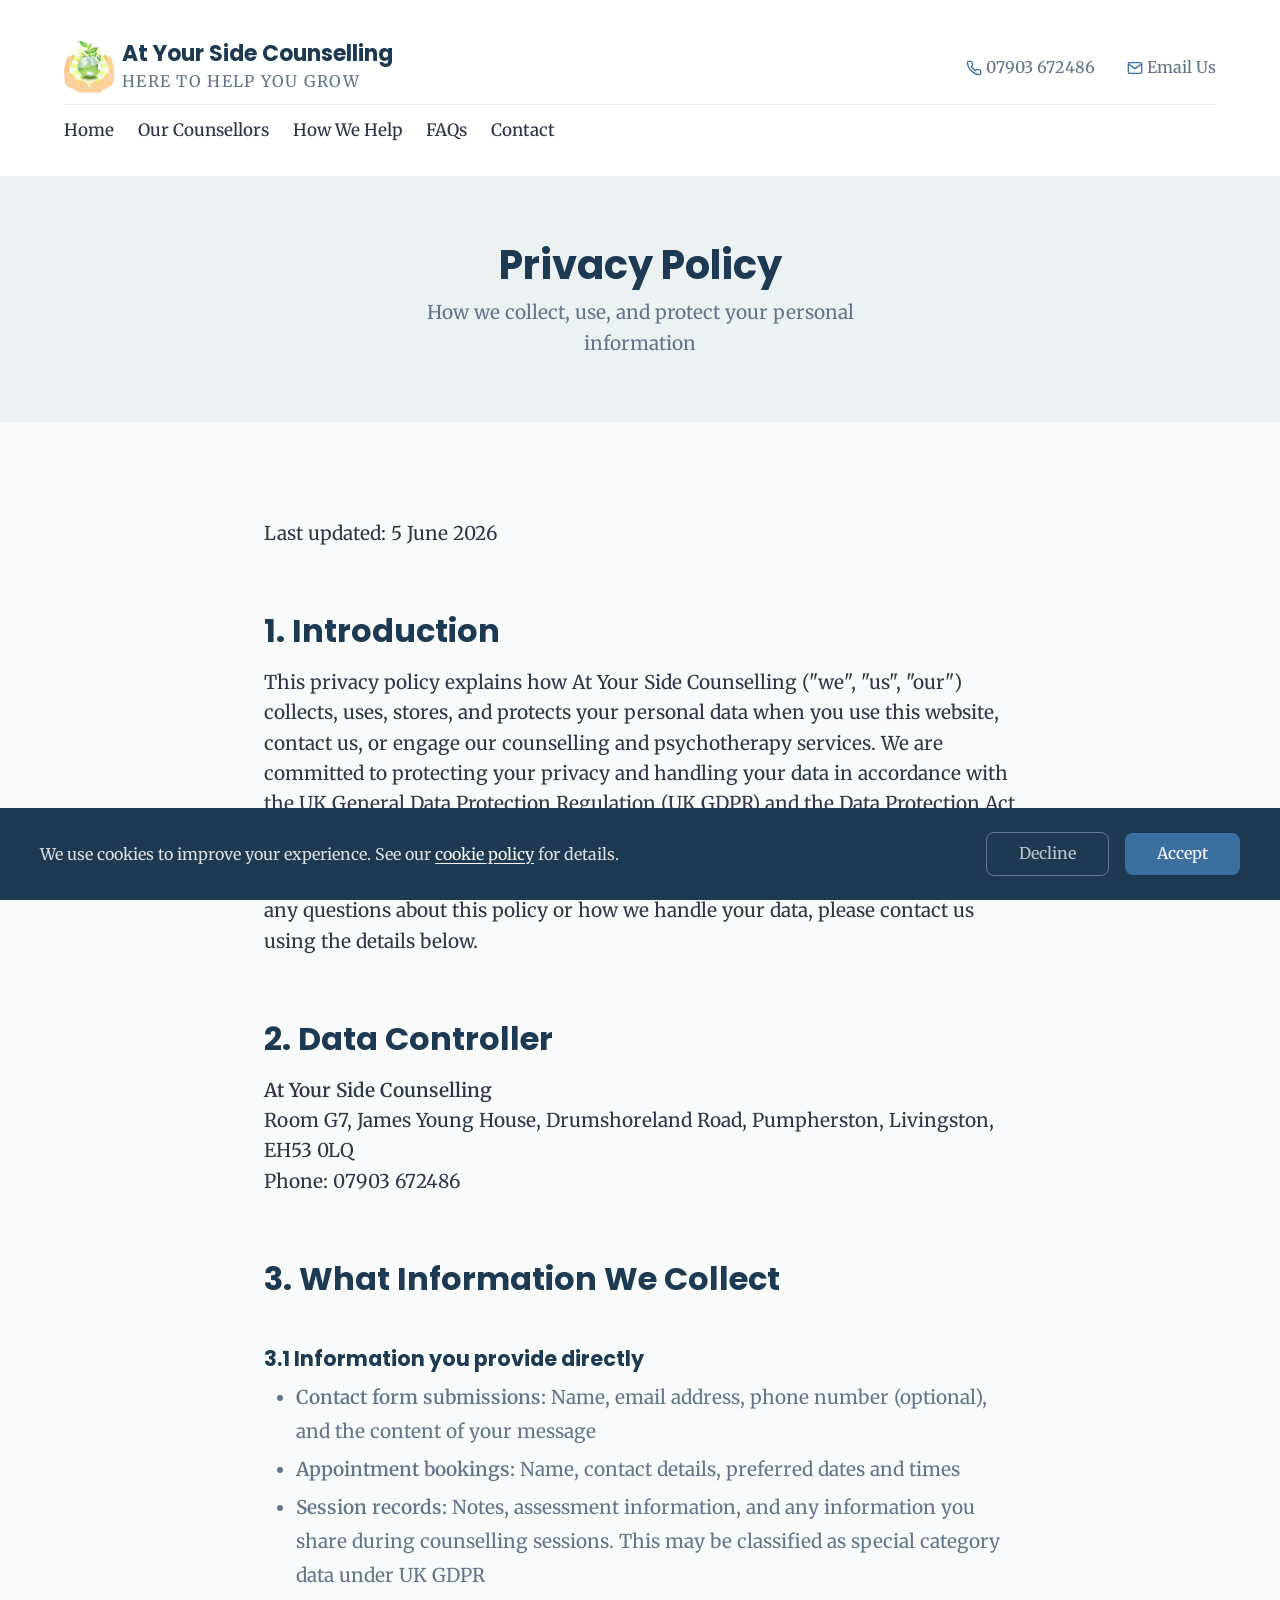
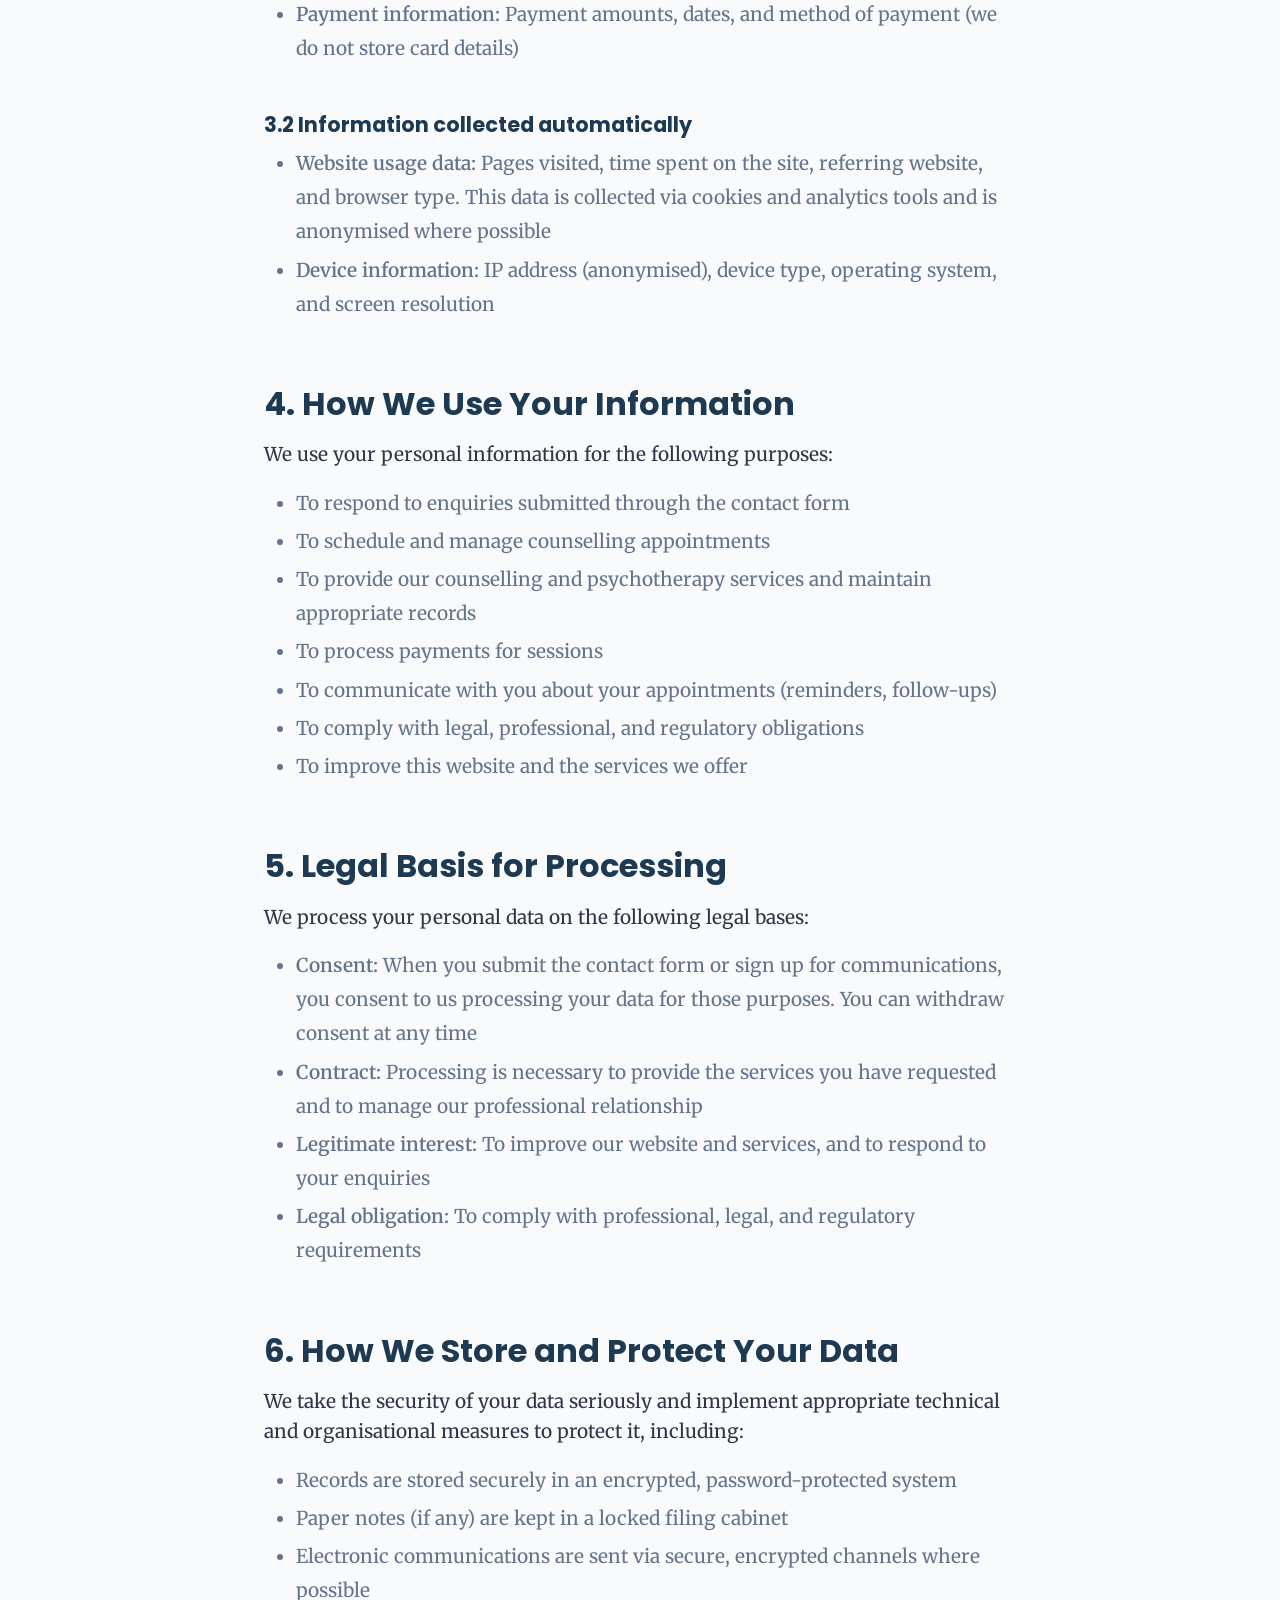
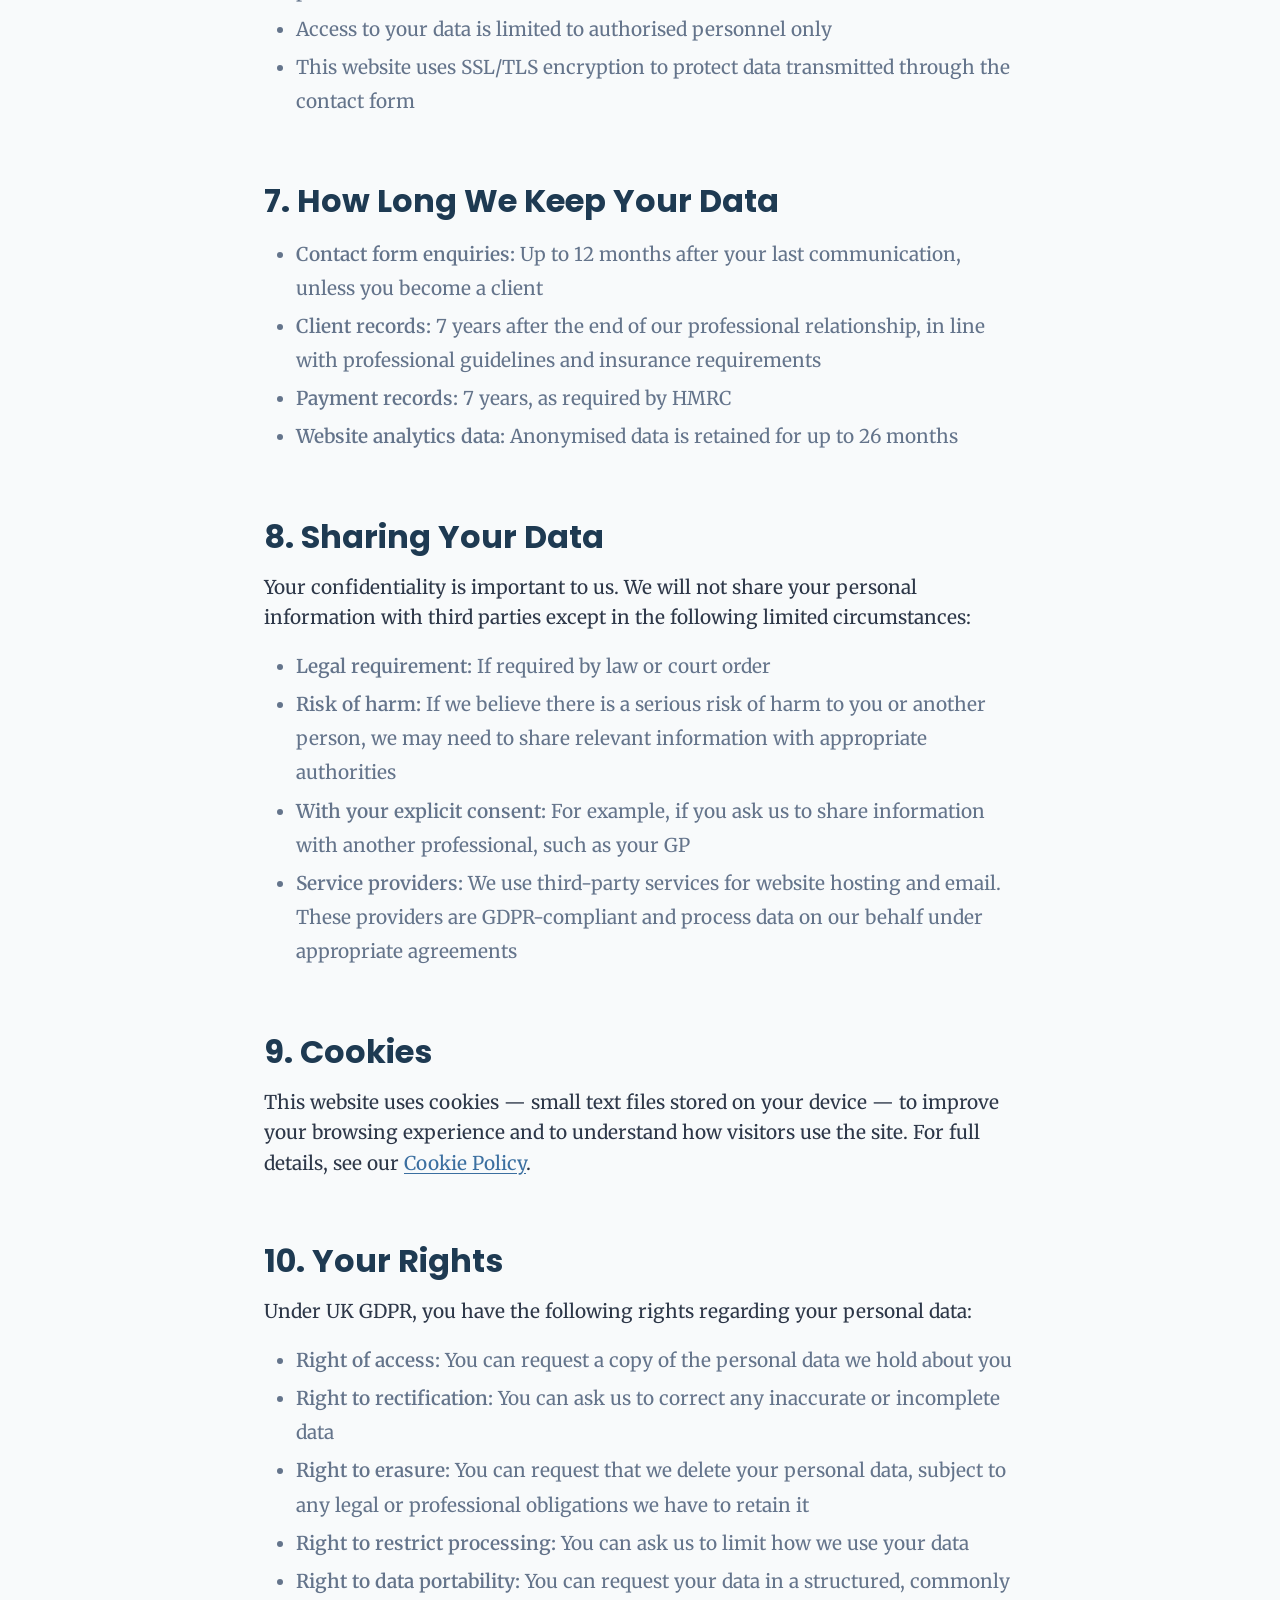
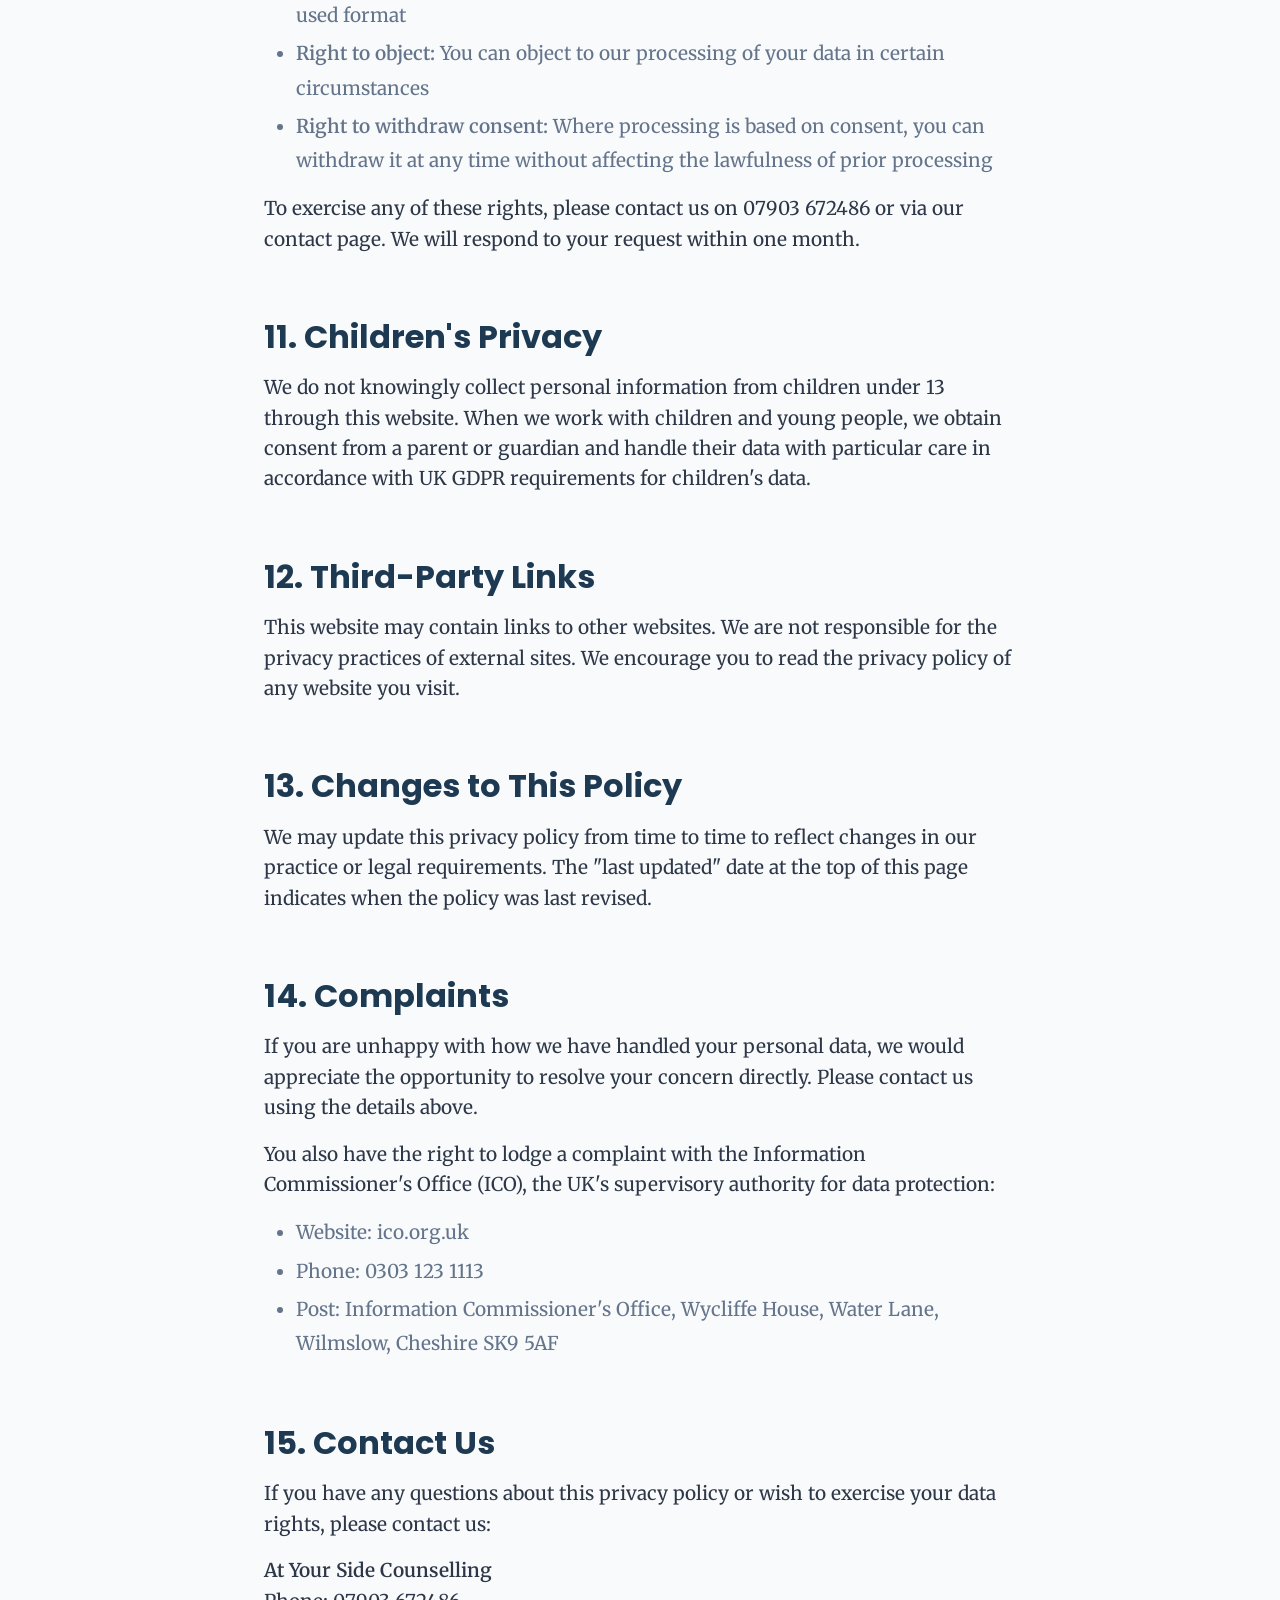
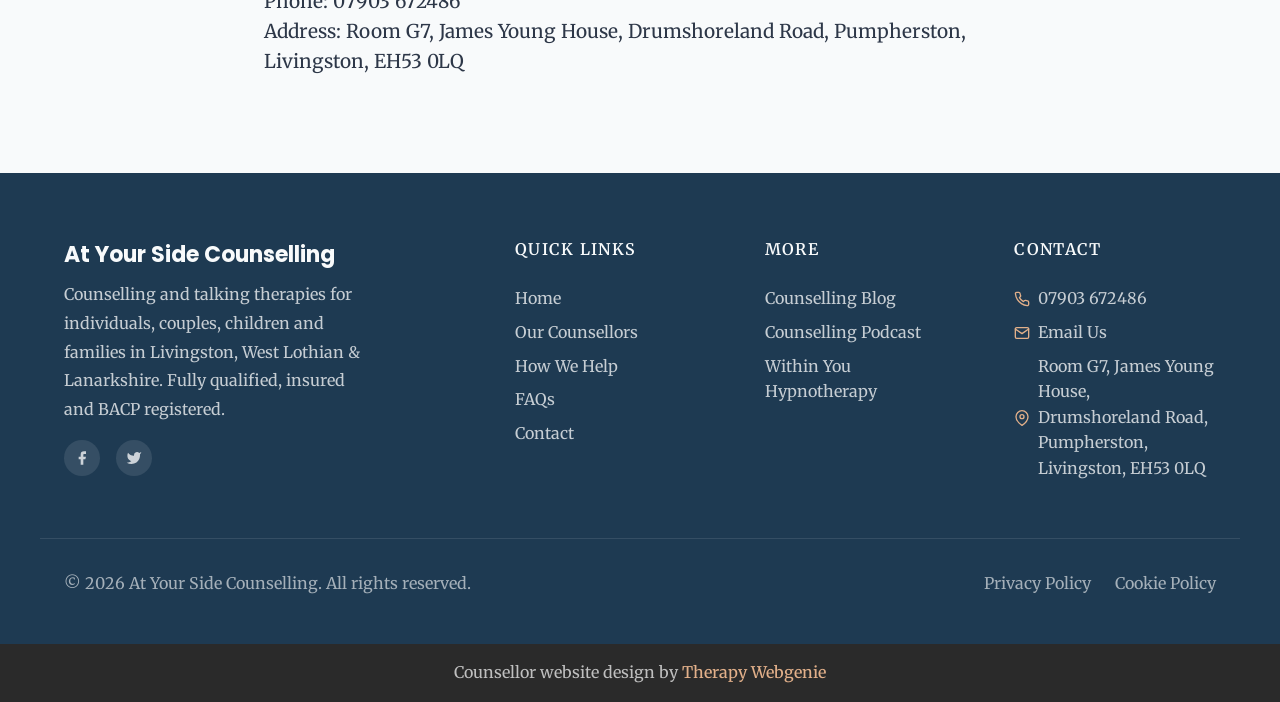
<file: privacy.html>
<!DOCTYPE html>
<html lang="en">
<head>
  <meta charset="UTF-8">
  <meta name="viewport" content="width=device-width, initial-scale=1.0">
  <meta name="description" content="Privacy policy for At Your Side Counselling. How we collect, use, and protect your personal data in accordance with UK GDPR.">
  <meta name="robots" content="noindex">
  <title>Privacy Policy &mdash; At Your Side Counselling</title>

  <link rel="canonical" href="https://www.atyoursidecounselling.scot/privacy.html">

  <link rel="preconnect" href="https://fonts.googleapis.com">
  <link rel="preconnect" href="https://fonts.gstatic.com" crossorigin>

  <link rel="icon" href="images/favicon.png" type="image/png" sizes="96x96">
  <link rel="apple-touch-icon" href="images/apple-touch-icon.png">
  <link rel="stylesheet" href="css/base.css?v=1728">
  <link rel="stylesheet" href="css/components.css?v=1728">
  <link rel="stylesheet" href="css/theme.css?v=1728">
  <!-- PROFILE:schema -->
  <!-- /PROFILE:schema -->
<!-- BEACON -->
<script>(function(){try{var u="https:\/\/editmy.site\/api\/hit\/10";var d=JSON.stringify({p:location.pathname,r:document.referrer});if(navigator.sendBeacon){navigator.sendBeacon(u,d);}else{fetch(u,{method:"POST",keepalive:true,body:d});}}catch(e){}})();</script>
<!-- /BEACON -->
</head>
<body>

  <a href="#main" class="skip-link">Skip to main content</a>

  <!-- SECTION: nav -->
  <nav class="nav nav--two-tier" role="navigation" aria-label="Main navigation">
    <div class="container">
      <div class="nav__top">
        <a href="./" class="nav__brand nav__brand--inline">
          <!-- PROFILE:logo --><img src="images/logo.jpg" alt="At Your Side Counselling" class="nav__logo"><!-- /PROFILE:logo -->
          <div class="nav__brand-text">
            <span class="nav__name"><!-- PROFILE:site_title -->At Your Side Counselling<!-- /PROFILE:site_title --></span>
            <span class="nav__title"><!-- PROFILE:site_slogan -->Here to help you grow<!-- /PROFILE:site_slogan --></span>
          </div>
        </a>
        <div class="nav__contact">
          <div class="nav__contact-item">
            <svg xmlns="http://www.w3.org/2000/svg" viewBox="0 0 24 24" fill="none" stroke="currentColor" stroke-width="2" stroke-linecap="round" stroke-linejoin="round"><path d="M22 16.92v3a2 2 0 0 1-2.18 2 19.79 19.79 0 0 1-8.63-3.07 19.5 19.5 0 0 1-6-6 19.79 19.79 0 0 1-3.07-8.67A2 2 0 0 1 4.11 2h3a2 2 0 0 1 2 1.72c.127.96.361 1.903.7 2.81a2 2 0 0 1-.45 2.11L8.09 9.91a16 16 0 0 0 6 6l1.27-1.27a2 2 0 0 1 2.11-.45c.907.339 1.85.573 2.81.7A2 2 0 0 1 22 16.92z"></path></svg>
            <!-- PROFILE:phone_landline --><a href="tel:07903672486">07903 672486</a><!-- /PROFILE:phone_landline -->
          </div>
          <div class="nav__contact-item">
            <svg xmlns="http://www.w3.org/2000/svg" viewBox="0 0 24 24" fill="none" stroke="currentColor" stroke-width="2" stroke-linecap="round" stroke-linejoin="round"><path d="M4 4h16c1.1 0 2 .9 2 2v12c0 1.1-.9 2-2 2H4c-1.1 0-2-.9-2-2V6c0-1.1.9-2 2-2z"></path><polyline points="22,6 12,13 2,6"></polyline></svg>
            <a href="contact.html">Email Us</a>
          </div>
        </div>
      </div>
      <div class="nav__bottom">
        <div class="nav__links">
          <a href="./" class="nav__link">Home</a>
          <a href="about.html" class="nav__link">Our Counsellors</a>
          <a href="services.html" class="nav__link">How We Help</a>
          <a href="faq.html" class="nav__link">FAQs</a>
          <a href="contact.html" class="nav__link">Contact</a>
        </div>
        <button class="nav__toggle" aria-label="Toggle menu" aria-expanded="false" aria-controls="mobile-menu">
          <span class="nav__toggle-bar"></span>
          <span class="nav__toggle-bar"></span>
          <span class="nav__toggle-bar"></span>
        </button>
      </div>
    </div>
    <div class="nav__mobile" id="mobile-menu" role="menu">
      <a href="./" class="nav__link" role="menuitem">Home</a>
      <a href="about.html" class="nav__link" role="menuitem">Our Counsellors</a>
      <a href="services.html" class="nav__link" role="menuitem">How We Help</a>
      <a href="faq.html" class="nav__link" role="menuitem">FAQs</a>
      <a href="contact.html" class="nav__link" role="menuitem">Contact</a>
      <div class="nav__mobile-contact">
        <div class="nav__contact-item">
          <svg xmlns="http://www.w3.org/2000/svg" viewBox="0 0 24 24" fill="none" stroke="currentColor" stroke-width="2" stroke-linecap="round" stroke-linejoin="round"><path d="M22 16.92v3a2 2 0 0 1-2.18 2 19.79 19.79 0 0 1-8.63-3.07 19.5 19.5 0 0 1-6-6 19.79 19.79 0 0 1-3.07-8.67A2 2 0 0 1 4.11 2h3a2 2 0 0 1 2 1.72c.127.96.361 1.903.7 2.81a2 2 0 0 1-.45 2.11L8.09 9.91a16 16 0 0 0 6 6l1.27-1.27a2 2 0 0 1 2.11-.45c.907.339 1.85.573 2.81.7A2 2 0 0 1 22 16.92z"></path></svg>
          <a href="tel:07903672486">07903 672486</a>
        </div>
        <div class="nav__contact-item">
          <svg xmlns="http://www.w3.org/2000/svg" viewBox="0 0 24 24" fill="none" stroke="currentColor" stroke-width="2" stroke-linecap="round" stroke-linejoin="round"><path d="M4 4h16c1.1 0 2 .9 2 2v12c0 1.1-.9 2-2 2H4c-1.1 0-2-.9-2-2V6c0-1.1.9-2 2-2z"></path><polyline points="22,6 12,13 2,6"></polyline></svg>
          <a href="contact.html">Email Us</a>
        </div>
      </div>
    </div>
  </nav>
  <!-- /SECTION: nav -->

  <!-- Compact scroll header -->
  <div class="nav-scroll" aria-hidden="true">
    <div class="container nav-scroll__inner">
      <div class="nav-scroll__brand">
        <span class="nav-scroll__name"><!-- PROFILE:site_title -->At Your Side Counselling<!-- /PROFILE:site_title --></span>
        <span class="nav-scroll__title"><!-- PROFILE:site_slogan -->Here to help you grow<!-- /PROFILE:site_slogan --></span>
      </div>
      <div class="nav-scroll__right">
        <a href="tel:07903672486" class="nav-scroll__phone">
          <svg xmlns="http://www.w3.org/2000/svg" viewBox="0 0 24 24" fill="none" stroke="currentColor" stroke-width="2" stroke-linecap="round" stroke-linejoin="round"><path d="M22 16.92v3a2 2 0 0 1-2.18 2 19.79 19.79 0 0 1-8.63-3.07 19.5 19.5 0 0 1-6-6 19.79 19.79 0 0 1-3.07-8.67A2 2 0 0 1 4.11 2h3a2 2 0 0 1 2 1.72c.127.96.361 1.903.7 2.81a2 2 0 0 1-.45 2.11L8.09 9.91a16 16 0 0 0 6 6l1.27-1.27a2 2 0 0 1 2.11-.45c.907.339 1.85.573 2.81.7A2 2 0 0 1 22 16.92z"></path></svg>
          07903 672486
        </a>
        <a href="tel:07903672486" class="nav-scroll__phone-icon" aria-label="Call us">
          <svg xmlns="http://www.w3.org/2000/svg" viewBox="0 0 24 24" fill="none" stroke="currentColor" stroke-width="2" stroke-linecap="round" stroke-linejoin="round"><path d="M22 16.92v3a2 2 0 0 1-2.18 2 19.79 19.79 0 0 1-8.63-3.07 19.5 19.5 0 0 1-6-6 19.79 19.79 0 0 1-3.07-8.67A2 2 0 0 1 4.11 2h3a2 2 0 0 1 2 1.72c.127.96.361 1.903.7 2.81a2 2 0 0 1-.45 2.11L8.09 9.91a16 16 0 0 0 6 6l1.27-1.27a2 2 0 0 1 2.11-.45c.907.339 1.85.573 2.81.7A2 2 0 0 1 22 16.92z"></path></svg>
        </a>
        <button class="nav-scroll__toggle" aria-label="Toggle menu">
          <span class="nav-scroll__toggle-bar"></span>
          <span class="nav-scroll__toggle-bar"></span>
          <span class="nav-scroll__toggle-bar"></span>
        </button>
      </div>
    </div>
  </div>

  <main id="main">

    <!-- SECTION: page-header -->
    <section class="page-header">
      <div class="container">
        <h1>Privacy Policy</h1>
        <p>How we collect, use, and protect your personal information</p>
      </div>
    </section>
    <!-- /SECTION: page-header -->

    <!-- SECTION: privacy-content -->
    <section class="section">
      <div class="container container--narrow">
        <div class="legal-content">

          <p class="last-updated">Last updated: 5 June 2026</p>

          <h2>1. Introduction</h2>
          <p>This privacy policy explains how At Your Side Counselling ("we", "us", "our") collects, uses, stores, and protects your personal data when you use this website, contact us, or engage our counselling and psychotherapy services. We are committed to protecting your privacy and handling your data in accordance with the UK General Data Protection Regulation (UK GDPR) and the Data Protection Act 2018.</p>
          <p>We are the data controller for the personal information we collect. If you have any questions about this policy or how we handle your data, please contact us using the details below.</p>

          <h2>2. Data Controller</h2>
          <p><strong>At Your Side Counselling</strong><br>
          Room G7, James Young House, Drumshoreland Road, Pumpherston, Livingston, EH53 0LQ<br>
          Phone: 07903 672486</p>

          <h2>3. What Information We Collect</h2>

          <h3>3.1 Information you provide directly</h3>
          <ul>
            <li><strong>Contact form submissions:</strong> Name, email address, phone number (optional), and the content of your message</li>
            <li><strong>Appointment bookings:</strong> Name, contact details, preferred dates and times</li>
            <li><strong>Session records:</strong> Notes, assessment information, and any information you share during counselling sessions. This may be classified as special category data under UK GDPR</li>
            <li><strong>Payment information:</strong> Payment amounts, dates, and method of payment (we do not store card details)</li>
          </ul>

          <h3>3.2 Information collected automatically</h3>
          <ul>
            <li><strong>Website usage data:</strong> Pages visited, time spent on the site, referring website, and browser type. This data is collected via cookies and analytics tools and is anonymised where possible</li>
            <li><strong>Device information:</strong> IP address (anonymised), device type, operating system, and screen resolution</li>
          </ul>

          <h2>4. How We Use Your Information</h2>
          <p>We use your personal information for the following purposes:</p>
          <ul>
            <li>To respond to enquiries submitted through the contact form</li>
            <li>To schedule and manage counselling appointments</li>
            <li>To provide our counselling and psychotherapy services and maintain appropriate records</li>
            <li>To process payments for sessions</li>
            <li>To communicate with you about your appointments (reminders, follow-ups)</li>
            <li>To comply with legal, professional, and regulatory obligations</li>
            <li>To improve this website and the services we offer</li>
          </ul>

          <h2>5. Legal Basis for Processing</h2>
          <p>We process your personal data on the following legal bases:</p>
          <ul>
            <li><strong>Consent:</strong> When you submit the contact form or sign up for communications, you consent to us processing your data for those purposes. You can withdraw consent at any time</li>
            <li><strong>Contract:</strong> Processing is necessary to provide the services you have requested and to manage our professional relationship</li>
            <li><strong>Legitimate interest:</strong> To improve our website and services, and to respond to your enquiries</li>
            <li><strong>Legal obligation:</strong> To comply with professional, legal, and regulatory requirements</li>
          </ul>

          <h2>6. How We Store and Protect Your Data</h2>
          <p>We take the security of your data seriously and implement appropriate technical and organisational measures to protect it, including:</p>
          <ul>
            <li>Records are stored securely in an encrypted, password-protected system</li>
            <li>Paper notes (if any) are kept in a locked filing cabinet</li>
            <li>Electronic communications are sent via secure, encrypted channels where possible</li>
            <li>Access to your data is limited to authorised personnel only</li>
            <li>This website uses SSL/TLS encryption to protect data transmitted through the contact form</li>
          </ul>

          <h2>7. How Long We Keep Your Data</h2>
          <ul>
            <li><strong>Contact form enquiries:</strong> Up to 12 months after your last communication, unless you become a client</li>
            <li><strong>Client records:</strong> 7 years after the end of our professional relationship, in line with professional guidelines and insurance requirements</li>
            <li><strong>Payment records:</strong> 7 years, as required by HMRC</li>
            <li><strong>Website analytics data:</strong> Anonymised data is retained for up to 26 months</li>
          </ul>

          <h2>8. Sharing Your Data</h2>
          <p>Your confidentiality is important to us. We will not share your personal information with third parties except in the following limited circumstances:</p>
          <ul>
            <li><strong>Legal requirement:</strong> If required by law or court order</li>
            <li><strong>Risk of harm:</strong> If we believe there is a serious risk of harm to you or another person, we may need to share relevant information with appropriate authorities</li>
            <li><strong>With your explicit consent:</strong> For example, if you ask us to share information with another professional, such as your GP</li>
            <li><strong>Service providers:</strong> We use third-party services for website hosting and email. These providers are GDPR-compliant and process data on our behalf under appropriate agreements</li>
          </ul>

          <h2>9. Cookies</h2>
          <p>This website uses cookies &mdash; small text files stored on your device &mdash; to improve your browsing experience and to understand how visitors use the site. For full details, see our <a href="cookies-policy.html">Cookie Policy</a>.</p>

          <h2>10. Your Rights</h2>
          <p>Under UK GDPR, you have the following rights regarding your personal data:</p>
          <ul>
            <li><strong>Right of access:</strong> You can request a copy of the personal data we hold about you</li>
            <li><strong>Right to rectification:</strong> You can ask us to correct any inaccurate or incomplete data</li>
            <li><strong>Right to erasure:</strong> You can request that we delete your personal data, subject to any legal or professional obligations we have to retain it</li>
            <li><strong>Right to restrict processing:</strong> You can ask us to limit how we use your data</li>
            <li><strong>Right to data portability:</strong> You can request your data in a structured, commonly used format</li>
            <li><strong>Right to object:</strong> You can object to our processing of your data in certain circumstances</li>
            <li><strong>Right to withdraw consent:</strong> Where processing is based on consent, you can withdraw it at any time without affecting the lawfulness of prior processing</li>
          </ul>
          <p>To exercise any of these rights, please contact us on 07903 672486 or via our contact page. We will respond to your request within one month.</p>

          <h2>11. Children's Privacy</h2>
          <p>We do not knowingly collect personal information from children under 13 through this website. When we work with children and young people, we obtain consent from a parent or guardian and handle their data with particular care in accordance with UK GDPR requirements for children's data.</p>

          <h2>12. Third-Party Links</h2>
          <p>This website may contain links to other websites. We are not responsible for the privacy practices of external sites. We encourage you to read the privacy policy of any website you visit.</p>

          <h2>13. Changes to This Policy</h2>
          <p>We may update this privacy policy from time to time to reflect changes in our practice or legal requirements. The "last updated" date at the top of this page indicates when the policy was last revised.</p>

          <h2>14. Complaints</h2>
          <p>If you are unhappy with how we have handled your personal data, we would appreciate the opportunity to resolve your concern directly. Please contact us using the details above.</p>
          <p>You also have the right to lodge a complaint with the Information Commissioner's Office (ICO), the UK's supervisory authority for data protection:</p>
          <ul>
            <li>Website: ico.org.uk</li>
            <li>Phone: 0303 123 1113</li>
            <li>Post: Information Commissioner's Office, Wycliffe House, Water Lane, Wilmslow, Cheshire SK9 5AF</li>
          </ul>

          <h2>15. Contact Us</h2>
          <p>If you have any questions about this privacy policy or wish to exercise your data rights, please contact us:</p>
          <p><strong>At Your Side Counselling</strong><br>
          Phone: 07903 672486<br>
          Address: Room G7, James Young House, Drumshoreland Road, Pumpherston, Livingston, EH53 0LQ</p>

        </div>
      </div>
    </section>
    <!-- /SECTION: privacy-content -->

  </main>

  <!-- SECTION: footer -->
  <footer class="footer">
    <div class="container footer__inner">
      <div class="footer__brand">
        <p class="footer__brand-name">At Your Side Counselling</p>
        <p class="footer__brand-text">Counselling and talking therapies for individuals, couples, children and families in Livingston, West Lothian &amp; Lanarkshire. Fully qualified, insured and BACP registered.</p>
        <div class="footer__social">
          <a href="https://www.facebook.com/At-Your-Side-Therapy-408542399340786/" target="_blank" rel="noopener" aria-label="Facebook">
            <svg xmlns="http://www.w3.org/2000/svg" viewBox="0 0 24 24" fill="currentColor"><path d="M18 2h-3a5 5 0 0 0-5 5v3H7v4h3v8h4v-8h3l1-4h-4V7a1 1 0 0 1 1-1h3z"></path></svg>
          </a>
          <a href="https://twitter.com/AtYourSide2" target="_blank" rel="noopener" aria-label="Twitter / X">
            <svg xmlns="http://www.w3.org/2000/svg" viewBox="0 0 24 24" fill="currentColor"><path d="M23 3a10.9 10.9 0 0 1-3.14 1.53 4.48 4.48 0 0 0-7.86 3v1A10.66 10.66 0 0 1 3 4s-4 9 5 13a11.64 11.64 0 0 1-7 2c9 5 20 0 20-11.5a4.5 4.5 0 0 0-.08-.83A7.72 7.72 0 0 0 23 3z"></path></svg>
          </a>
        </div>
      </div>
      <div class="footer__col">
        <p class="footer__heading">Quick Links</p>
        <div class="footer__links">
          <a href="./" class="footer__link">Home</a>
          <a href="about.html" class="footer__link">Our Counsellors</a>
          <a href="services.html" class="footer__link">How We Help</a>
          <a href="faq.html" class="footer__link">FAQs</a>
          <a href="contact.html" class="footer__link">Contact</a>
        </div>
      </div>
      <div class="footer__col">
        <p class="footer__heading">More</p>
        <div class="footer__links">
          <a href="https://atyoursidetherapyblog.wordpress.com/" class="footer__link" target="_blank" rel="noopener">Counselling Blog</a>
          <a href="https://anchor.fm/patrick-goodlet" class="footer__link" target="_blank" rel="noopener">Counselling Podcast</a>
          <a href="https://withinyou.uk" class="footer__link" target="_blank" rel="noopener">Within You Hypnotherapy</a>
        </div>
      </div>
      <div class="footer__col">
        <p class="footer__heading">Contact</p>
        <div class="footer__contact-item">
          <svg xmlns="http://www.w3.org/2000/svg" viewBox="0 0 24 24" fill="none" stroke="currentColor" stroke-width="2" stroke-linecap="round" stroke-linejoin="round"><path d="M22 16.92v3a2 2 0 0 1-2.18 2 19.79 19.79 0 0 1-8.63-3.07 19.5 19.5 0 0 1-6-6 19.79 19.79 0 0 1-3.07-8.67A2 2 0 0 1 4.11 2h3a2 2 0 0 1 2 1.72 12.84 12.84 0 0 0 .7 2.81 2 2 0 0 1-.45 2.11L8.09 9.91a16 16 0 0 0 6 6l1.27-1.27a2 2 0 0 1 2.11-.45 12.84 12.84 0 0 0 2.81.7A2 2 0 0 1 22 16.92z"></path></svg>
          <!-- PROFILE:phone_landline --><span>07903 672486</span><!-- /PROFILE:phone_landline -->
        </div>
        <div class="footer__contact-item">
          <svg xmlns="http://www.w3.org/2000/svg" viewBox="0 0 24 24" fill="none" stroke="currentColor" stroke-width="2" stroke-linecap="round" stroke-linejoin="round"><path d="M4 4h16c1.1 0 2 .9 2 2v12c0 1.1-.9 2-2 2H4c-1.1 0-2-.9-2-2V6c0-1.1.9-2 2-2z"></path><polyline points="22,6 12,13 2,6"></polyline></svg>
          <a href="contact.html">Email Us</a>
        </div>
        <div class="footer__contact-item">
          <svg xmlns="http://www.w3.org/2000/svg" viewBox="0 0 24 24" fill="none" stroke="currentColor" stroke-width="2" stroke-linecap="round" stroke-linejoin="round"><path d="M21 10c0 7-9 13-9 13s-9-6-9-13a9 9 0 0 1 18 0z"></path><circle cx="12" cy="10" r="3"></circle></svg>
          <!-- PROFILE:address --><span>Room G7, James Young House, Drumshoreland Road, Pumpherston, Livingston, EH53 0LQ</span><!-- /PROFILE:address -->
        </div>
      </div>
    </div>
    <div class="container footer__bottom">
      <p class="footer__copyright">&copy; <script>document.write(new Date().getFullYear())</script> At Your Side Counselling. All rights reserved.</p>
      <div class="footer__legal">
        <a href="privacy.html">Privacy Policy</a>
        <a href="cookies-policy.html">Cookie Policy</a>
      </div>
    </div>
  </footer>
  <!-- /SECTION: footer -->

  <div class="site-credit">
    <p>Counsellor website design by <a href="https://www.therapywebgenie.com/website-design/counsellors/" target="_blank" rel="noopener nofollow">Therapy Webgenie</a></p>
  </div>

  <!-- Cookie Consent -->
  <div class="cookie-banner" role="dialog" aria-label="Cookie consent">
    <div class="cookie-banner__inner">
      <p class="cookie-banner__text">We use cookies to improve your experience. See our <a href="cookies-policy.html">cookie policy</a> for details.</p>
      <div class="cookie-banner__buttons">
        <button class="cookie-banner__accept">Accept</button>
        <button class="cookie-banner__decline">Decline</button>
      </div>
    </div>
  </div>

  <!-- Back to Top -->
  <button class="back-to-top" aria-label="Back to top">
    <svg xmlns="http://www.w3.org/2000/svg" viewBox="0 0 24 24" fill="none" stroke="currentColor" stroke-width="2" stroke-linecap="round" stroke-linejoin="round"><polyline points="18 15 12 9 6 15"></polyline></svg>
  </button>

  <script src="js/main.js"></script>
</body>
</html>
</file>
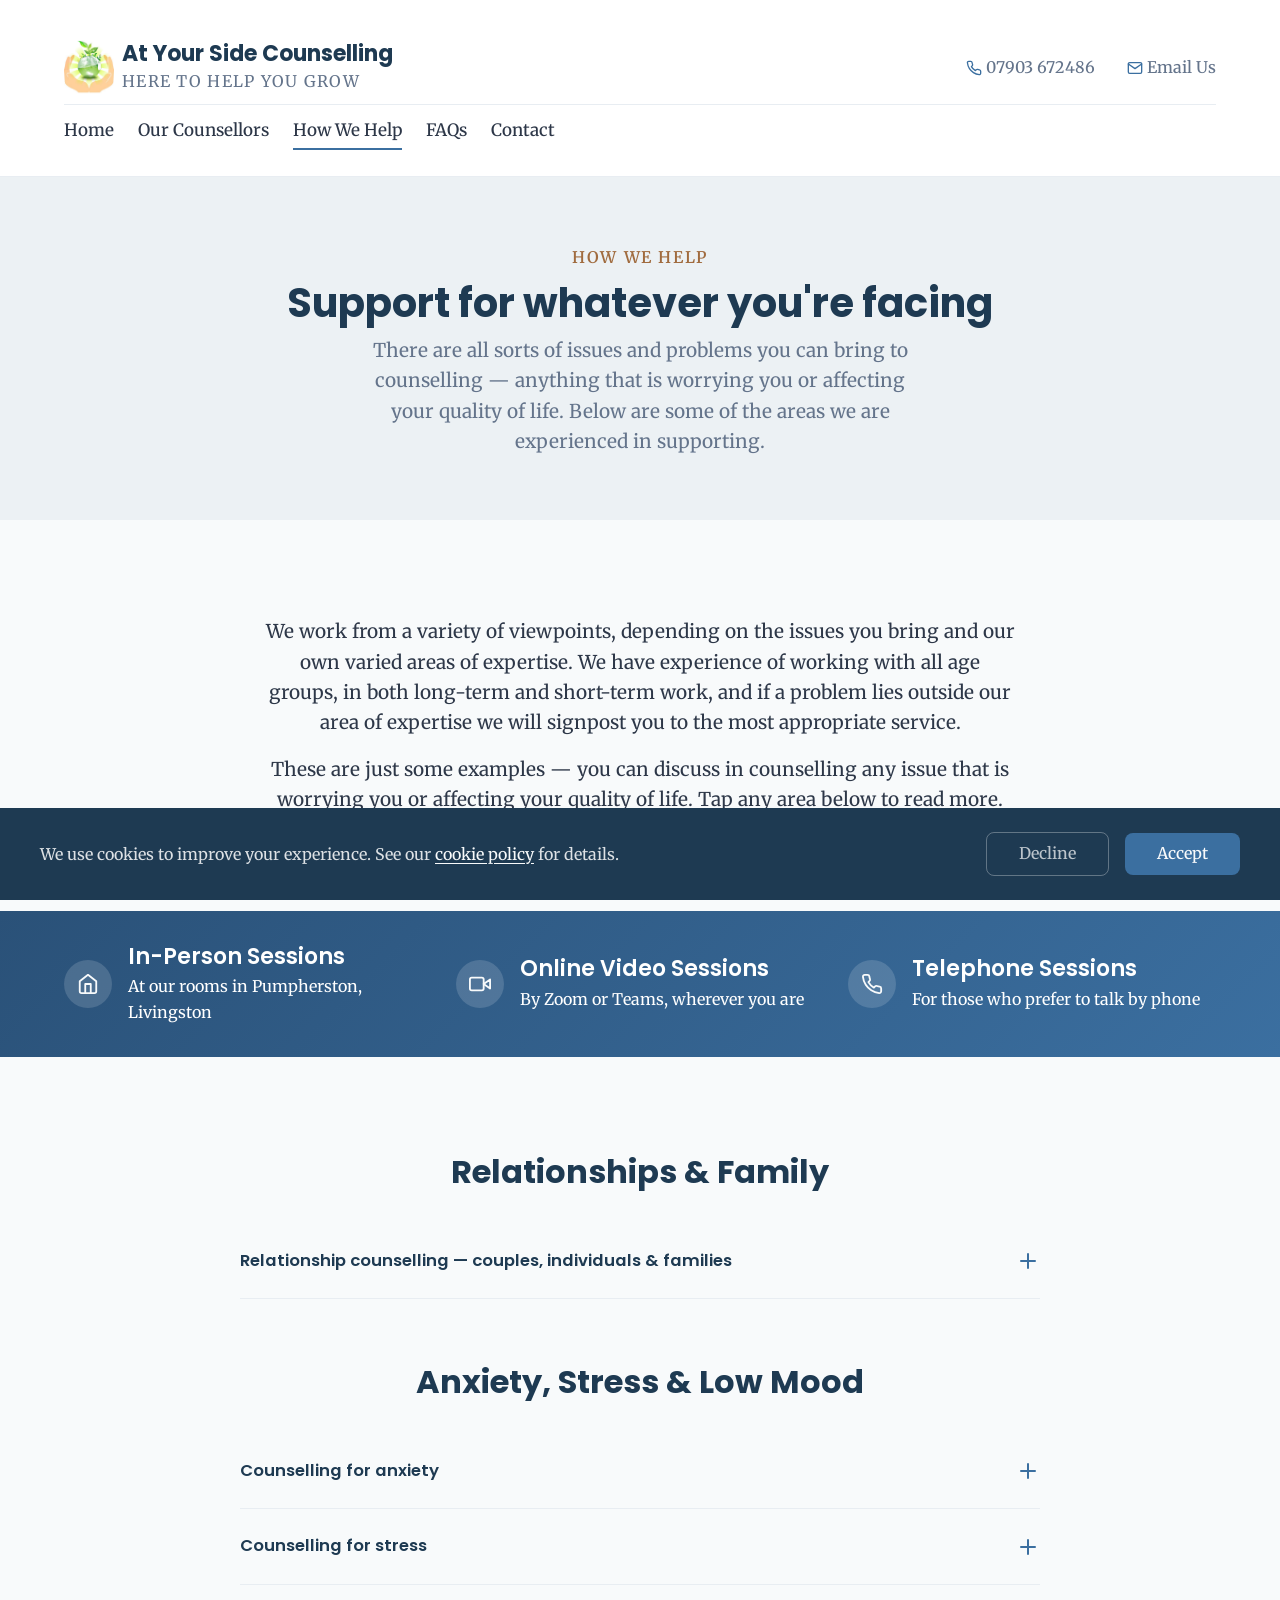
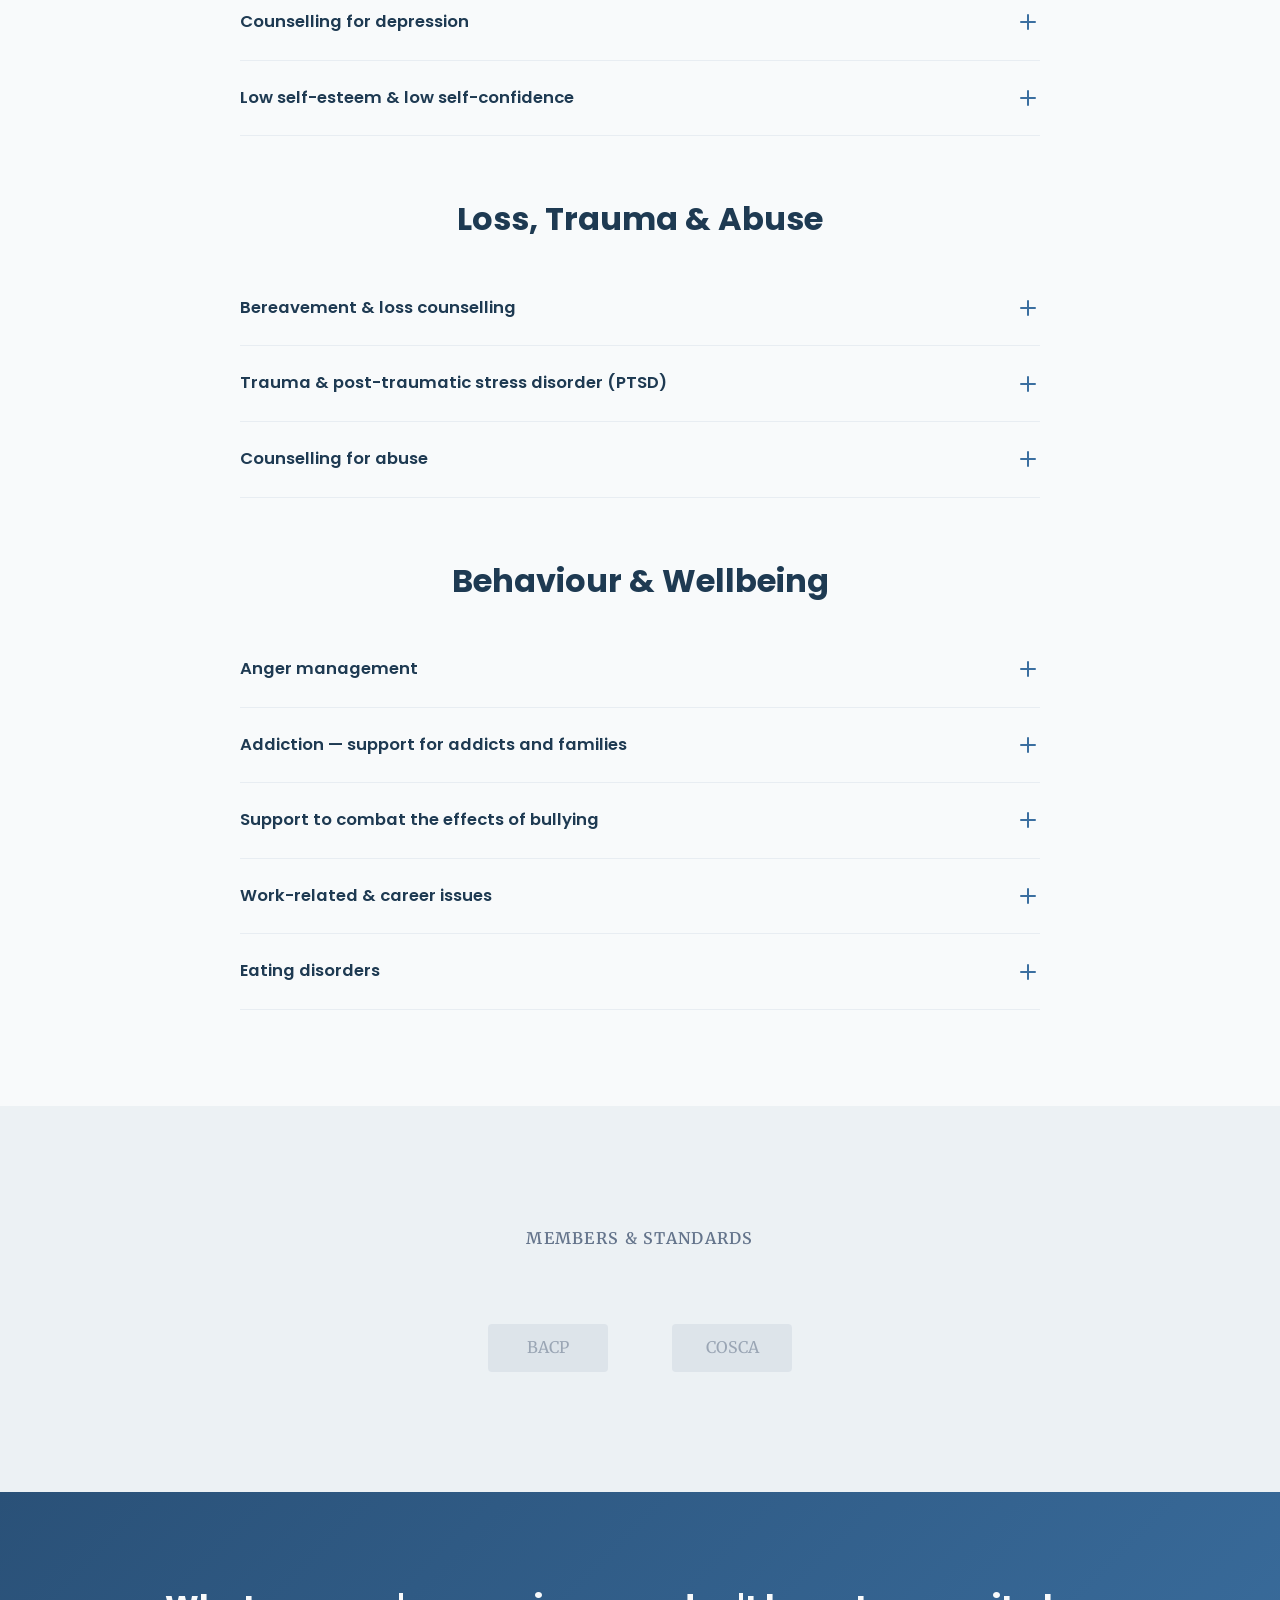
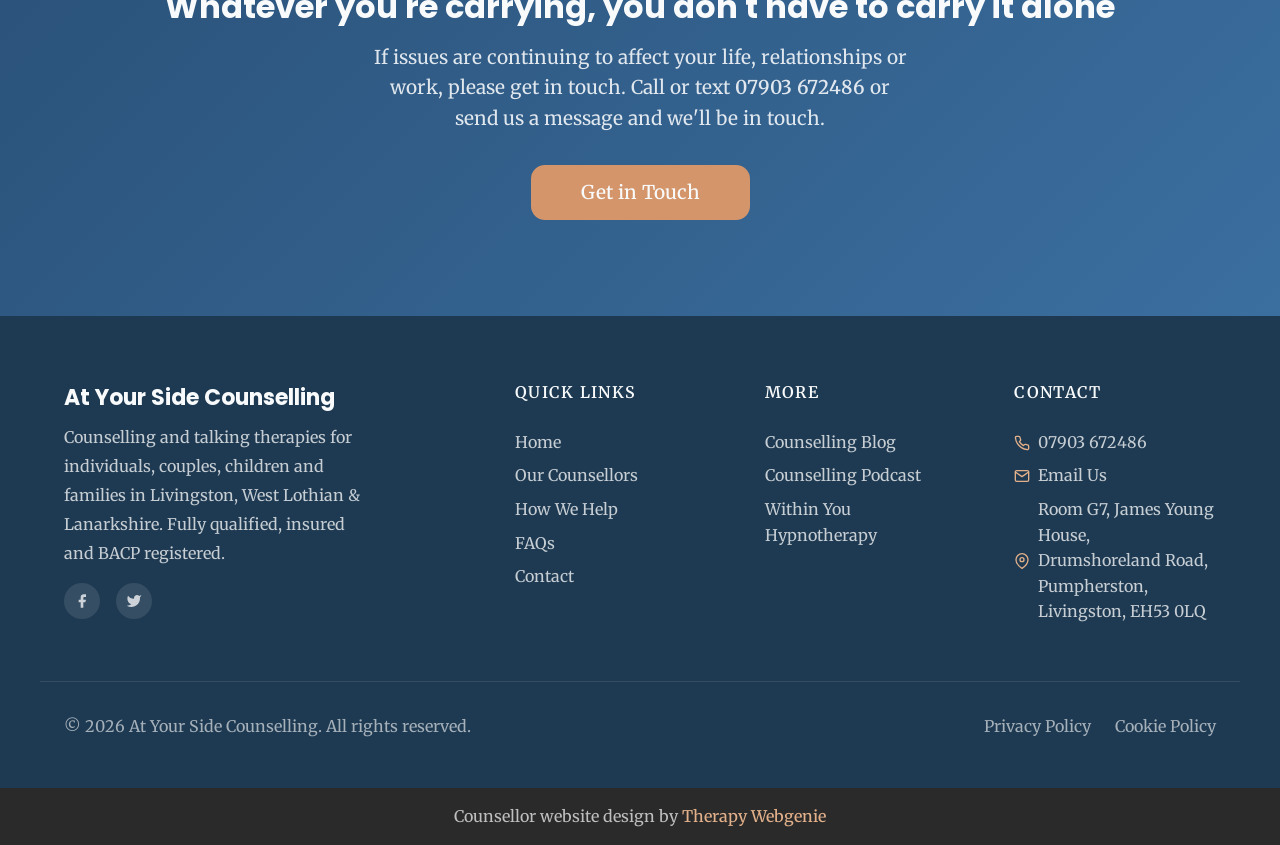
<file: services.html>
<!DOCTYPE html>
<html lang="en">
<head>
  <meta charset="UTF-8">
  <meta name="viewport" content="width=device-width, initial-scale=1.0">
  <meta name="description" content="The areas we work with at At Your Side Counselling — relationships, anxiety, depression, bereavement, trauma, addiction, stress and more, in Livingston, West Lothian & Lanarkshire.">
  <meta name="robots" content="max-image-preview:large">
  <meta name="author" content="At Your Side Counselling">
  <title>How We Help — At Your Side Counselling</title>

  <link rel="canonical" href="https://www.atyoursidecounselling.scot/services.html">

  <meta property="og:type" content="website">
  <meta property="og:url" content="https://www.atyoursidecounselling.scot/services.html">
  <meta property="og:title" content="How We Help — At Your Side Counselling">
  <meta property="og:description" content="The areas we work with — relationships, anxiety, depression, bereavement, trauma, addiction, stress and more, in Livingston, West Lothian & Lanarkshire.">
  <meta property="og:image" content="https://www.atyoursidecounselling.scot/images/hero.jpg">

  <meta name="twitter:card" content="summary_large_image">
  <meta name="twitter:title" content="How We Help — At Your Side Counselling">
  <meta name="twitter:description" content="The areas we work with — relationships, anxiety, depression, bereavement, trauma, addiction, stress and more, in Livingston, West Lothian & Lanarkshire.">
  <meta name="twitter:image" content="https://www.atyoursidecounselling.scot/images/hero.jpg">

  <link rel="preconnect" href="https://fonts.googleapis.com">
  <link rel="preconnect" href="https://fonts.gstatic.com" crossorigin>

  <link rel="icon" href="images/favicon.png" type="image/png" sizes="96x96">
  <link rel="apple-touch-icon" href="images/apple-touch-icon.png">
  <link rel="stylesheet" href="css/base.css?v=1728">
  <link rel="stylesheet" href="css/components.css?v=1728">
  <link rel="stylesheet" href="css/theme.css?v=1728">
  <!-- PROFILE:schema -->
  <!-- /PROFILE:schema -->
<script type="application/ld+json" data-te-schema="1">
{
    "@context": "https://schema.org",
    "@graph": [
        {
            "@type": "BreadcrumbList",
            "@id": "https://www.atyoursidecounselling.scot/services.html#breadcrumb",
            "itemListElement": [
                {
                    "@type": "ListItem",
                    "position": 1,
                    "name": "Home",
                    "item": "https://www.atyoursidecounselling.scot/"
                },
                {
                    "@type": "ListItem",
                    "position": 2,
                    "name": "How We Help",
                    "item": "https://www.atyoursidecounselling.scot/services.html"
                }
            ]
        }
    ]
}
</script>
<!-- BEACON -->
<script>(function(){try{var u="https:\/\/editmy.site\/api\/hit\/10";var d=JSON.stringify({p:location.pathname,r:document.referrer});if(navigator.sendBeacon){navigator.sendBeacon(u,d);}else{fetch(u,{method:"POST",keepalive:true,body:d});}}catch(e){}})();</script>
<!-- /BEACON -->
</head>
<body>

  <a href="#main" class="skip-link">Skip to main content</a>

  <!-- SECTION: nav -->
  <nav class="nav nav--two-tier" role="navigation" aria-label="Main navigation">
    <div class="container">
      <div class="nav__top">
        <a href="./" class="nav__brand nav__brand--inline">
          <!-- PROFILE:logo --><img src="images/logo.jpg" alt="At Your Side Counselling" class="nav__logo"><!-- /PROFILE:logo -->
          <div class="nav__brand-text">
            <span class="nav__name"><!-- PROFILE:site_title -->At Your Side Counselling<!-- /PROFILE:site_title --></span>
            <span class="nav__title"><!-- PROFILE:site_slogan -->Here to help you grow<!-- /PROFILE:site_slogan --></span>
          </div>
        </a>
        <div class="nav__contact">
          <div class="nav__contact-item">
            <svg xmlns="http://www.w3.org/2000/svg" viewBox="0 0 24 24" fill="none" stroke="currentColor" stroke-width="2" stroke-linecap="round" stroke-linejoin="round"><path d="M22 16.92v3a2 2 0 0 1-2.18 2 19.79 19.79 0 0 1-8.63-3.07 19.5 19.5 0 0 1-6-6 19.79 19.79 0 0 1-3.07-8.67A2 2 0 0 1 4.11 2h3a2 2 0 0 1 2 1.72c.127.96.361 1.903.7 2.81a2 2 0 0 1-.45 2.11L8.09 9.91a16 16 0 0 0 6 6l1.27-1.27a2 2 0 0 1 2.11-.45c.907.339 1.85.573 2.81.7A2 2 0 0 1 22 16.92z"></path></svg>
            <!-- PROFILE:phone_landline --><a href="tel:07903672486">07903 672486</a><!-- /PROFILE:phone_landline -->
          </div>
          <div class="nav__contact-item">
            <svg xmlns="http://www.w3.org/2000/svg" viewBox="0 0 24 24" fill="none" stroke="currentColor" stroke-width="2" stroke-linecap="round" stroke-linejoin="round"><path d="M4 4h16c1.1 0 2 .9 2 2v12c0 1.1-.9 2-2 2H4c-1.1 0-2-.9-2-2V6c0-1.1.9-2 2-2z"></path><polyline points="22,6 12,13 2,6"></polyline></svg>
            <a href="contact.html">Email Us</a>
          </div>
        </div>
      </div>
      <div class="nav__bottom">
        <div class="nav__links">
          <a href="./" class="nav__link">Home</a>
          <a href="about.html" class="nav__link">Our Counsellors</a>
          <a href="services.html" class="nav__link nav__link--active">How We Help</a>
          <a href="faq.html" class="nav__link">FAQs</a>
          <a href="contact.html" class="nav__link">Contact</a>
        </div>
        <button class="nav__toggle" aria-label="Toggle menu" aria-expanded="false" aria-controls="mobile-menu">
          <span class="nav__toggle-bar"></span>
          <span class="nav__toggle-bar"></span>
          <span class="nav__toggle-bar"></span>
        </button>
      </div>
    </div>
    <div class="nav__mobile" id="mobile-menu" role="menu">
      <a href="./" class="nav__link" role="menuitem">Home</a>
      <a href="about.html" class="nav__link" role="menuitem">Our Counsellors</a>
      <a href="services.html" class="nav__link nav__link--active" role="menuitem">How We Help</a>
      <a href="faq.html" class="nav__link" role="menuitem">FAQs</a>
      <a href="contact.html" class="nav__link" role="menuitem">Contact</a>
      <div class="nav__mobile-contact">
        <div class="nav__contact-item">
          <svg xmlns="http://www.w3.org/2000/svg" viewBox="0 0 24 24" fill="none" stroke="currentColor" stroke-width="2" stroke-linecap="round" stroke-linejoin="round"><path d="M22 16.92v3a2 2 0 0 1-2.18 2 19.79 19.79 0 0 1-8.63-3.07 19.5 19.5 0 0 1-6-6 19.79 19.79 0 0 1-3.07-8.67A2 2 0 0 1 4.11 2h3a2 2 0 0 1 2 1.72c.127.96.361 1.903.7 2.81a2 2 0 0 1-.45 2.11L8.09 9.91a16 16 0 0 0 6 6l1.27-1.27a2 2 0 0 1 2.11-.45c.907.339 1.85.573 2.81.7A2 2 0 0 1 22 16.92z"></path></svg>
          <a href="tel:07903672486">07903 672486</a>
        </div>
        <div class="nav__contact-item">
          <svg xmlns="http://www.w3.org/2000/svg" viewBox="0 0 24 24" fill="none" stroke="currentColor" stroke-width="2" stroke-linecap="round" stroke-linejoin="round"><path d="M4 4h16c1.1 0 2 .9 2 2v12c0 1.1-.9 2-2 2H4c-1.1 0-2-.9-2-2V6c0-1.1.9-2 2-2z"></path><polyline points="22,6 12,13 2,6"></polyline></svg>
          <a href="contact.html">Email Us</a>
        </div>
      </div>
    </div>
  </nav>
  <!-- /SECTION: nav -->

  <!-- Compact scroll header -->
  <div class="nav-scroll" aria-hidden="true">
    <div class="container nav-scroll__inner">
      <div class="nav-scroll__brand">
        <span class="nav-scroll__name"><!-- PROFILE:site_title -->At Your Side Counselling<!-- /PROFILE:site_title --></span>
        <span class="nav-scroll__title"><!-- PROFILE:site_slogan -->Here to help you grow<!-- /PROFILE:site_slogan --></span>
      </div>
      <div class="nav-scroll__right">
        <a href="tel:07903672486" class="nav-scroll__phone">
          <svg xmlns="http://www.w3.org/2000/svg" viewBox="0 0 24 24" fill="none" stroke="currentColor" stroke-width="2" stroke-linecap="round" stroke-linejoin="round"><path d="M22 16.92v3a2 2 0 0 1-2.18 2 19.79 19.79 0 0 1-8.63-3.07 19.5 19.5 0 0 1-6-6 19.79 19.79 0 0 1-3.07-8.67A2 2 0 0 1 4.11 2h3a2 2 0 0 1 2 1.72c.127.96.361 1.903.7 2.81a2 2 0 0 1-.45 2.11L8.09 9.91a16 16 0 0 0 6 6l1.27-1.27a2 2 0 0 1 2.11-.45c.907.339 1.85.573 2.81.7A2 2 0 0 1 22 16.92z"></path></svg>
          07903 672486
        </a>
        <a href="tel:07903672486" class="nav-scroll__phone-icon" aria-label="Call us">
          <svg xmlns="http://www.w3.org/2000/svg" viewBox="0 0 24 24" fill="none" stroke="currentColor" stroke-width="2" stroke-linecap="round" stroke-linejoin="round"><path d="M22 16.92v3a2 2 0 0 1-2.18 2 19.79 19.79 0 0 1-8.63-3.07 19.5 19.5 0 0 1-6-6 19.79 19.79 0 0 1-3.07-8.67A2 2 0 0 1 4.11 2h3a2 2 0 0 1 2 1.72c.127.96.361 1.903.7 2.81a2 2 0 0 1-.45 2.11L8.09 9.91a16 16 0 0 0 6 6l1.27-1.27a2 2 0 0 1 2.11-.45c.907.339 1.85.573 2.81.7A2 2 0 0 1 22 16.92z"></path></svg>
        </a>
        <button class="nav-scroll__toggle" aria-label="Toggle menu">
          <span class="nav-scroll__toggle-bar"></span>
          <span class="nav-scroll__toggle-bar"></span>
          <span class="nav-scroll__toggle-bar"></span>
        </button>
      </div>
    </div>
  </div>

  <main id="main">

    <!-- SECTION: page-header -->
    <section class="page-header">
      <div class="container">
        <span class="section-label">How We Help</span>
        <h1>Support for whatever you're facing</h1>
        <p>There are all sorts of issues and problems you can bring to counselling — anything that is worrying you or affecting your quality of life. Below are some of the areas we are experienced in supporting.</p>
      </div>
    </section>
    <!-- /SECTION: page-header -->

    <!-- SECTION: intro -->
    <section class="section reveal">
      <div class="container container--narrow text-center">
        <p>We work from a variety of viewpoints, depending on the issues you bring and our own varied areas of expertise. We have experience of working with all age groups, in both long-term and short-term work, and if a problem lies outside our area of expertise we will signpost you to the most appropriate service.</p>
        <p>These are just some examples — you can discuss in counselling any issue that is worrying you or affecting your quality of life. Tap any area below to read more.</p>
      </div>
    </section>
    <!-- /SECTION: intro -->

    <!-- SECTION: ways-to-work -->
    <section class="info-band info-band--primary reveal">
      <div class="container info-band__inner">
        <div class="info-band__item">
          <div class="info-band__icon">
            <svg xmlns="http://www.w3.org/2000/svg" viewBox="0 0 24 24" fill="none" stroke="currentColor" stroke-width="2" stroke-linecap="round" stroke-linejoin="round"><path d="M3 9l9-7 9 7v11a2 2 0 0 1-2 2H5a2 2 0 0 1-2-2z"></path><polyline points="9 22 9 12 15 12 15 22"></polyline></svg>
          </div>
          <div class="info-band__item-text">
            <span class="info-band__title">In-Person Sessions</span>
            <span class="info-band__text">At our rooms in Pumpherston, Livingston</span>
          </div>
        </div>
        <div class="info-band__item">
          <div class="info-band__icon">
            <svg xmlns="http://www.w3.org/2000/svg" viewBox="0 0 24 24" fill="none" stroke="currentColor" stroke-width="2" stroke-linecap="round" stroke-linejoin="round"><polygon points="23 7 16 12 23 17 23 7"></polygon><rect x="1" y="5" width="15" height="14" rx="2" ry="2"></rect></svg>
          </div>
          <div class="info-band__item-text">
            <span class="info-band__title">Online Video Sessions</span>
            <span class="info-band__text">By Zoom or Teams, wherever you are</span>
          </div>
        </div>
        <div class="info-band__item">
          <div class="info-band__icon">
            <svg xmlns="http://www.w3.org/2000/svg" viewBox="0 0 24 24" fill="none" stroke="currentColor" stroke-width="2" stroke-linecap="round" stroke-linejoin="round"><path d="M22 16.92v3a2 2 0 0 1-2.18 2 19.79 19.79 0 0 1-8.63-3.07 19.5 19.5 0 0 1-6-6 19.79 19.79 0 0 1-3.07-8.67A2 2 0 0 1 4.11 2h3a2 2 0 0 1 2 1.72c.127.96.361 1.903.7 2.81a2 2 0 0 1-.45 2.11L8.09 9.91a16 16 0 0 0 6 6l1.27-1.27a2 2 0 0 1 2.11-.45c.907.339 1.85.573 2.81.7A2 2 0 0 1 22 16.92z"></path></svg>
          </div>
          <div class="info-band__item-text">
            <span class="info-band__title">Telephone Sessions</span>
            <span class="info-band__text">For those who prefer to talk by phone</span>
          </div>
        </div>
      </div>
    </section>
    <!-- /SECTION: ways-to-work -->

    <!-- SECTION: areas -->
    <section class="section reveal">
      <div class="container">

        <!-- Group: Relationships & Family -->
        <h2 class="text-center">Relationships &amp; Family</h2>
        <div class="accordion">
          <div class="accordion__item" id="relationships">
            <button class="accordion__trigger" aria-expanded="false">
              Relationship counselling — couples, individuals &amp; families
              <svg class="accordion__icon" xmlns="http://www.w3.org/2000/svg" viewBox="0 0 24 24" fill="none" stroke="currentColor" stroke-width="2" stroke-linecap="round" stroke-linejoin="round"><line x1="5" y1="12" x2="19" y2="12"></line><line class="accordion__icon-vertical" x1="12" y1="5" x2="12" y2="19"></line></svg>
            </button>
            <div class="accordion__content">
              <p>I am a specially trained relationship counsellor with a qualification at Masters degree level and have extensive experience of relationship counselling.</p>
              <p>People can come to counselling for a variety of reasons, at different stages in their relationship and with a varied set of issues. The desired outcome is to resolve differences in order to preserve or improve a central, or perhaps the central, relationship in their lives.</p>
              <p>The therapist is not there to force their own views onto the couple or family, or to give an opinion of what they should do. The therapist's role is to help them, together and on their own, to do what is best for them.</p>
              <p>In some cases, it may have been decided that it is best for a couple to part. The role of the therapist in this situation is to support the couple in looking at the issues which may arise, and to perform a mediation role to allow constructive discussions to take place.</p>
              <p>The role of the therapist is to help look at the issues in the relationships of the couple or the family unit, how it affects them as individuals, and how they can best change or resolve those issues. This is not always possible, but everyone can sometimes learn to accept their differences and move on. The therapist is a non-judgemental facilitator, allowing everyone to reach an amicable understanding of both surface and underlying issues.</p>
            </div>
          </div>
        </div>

        <!-- Group: Anxiety, Stress & Low Mood -->
        <h2 class="text-center" style="margin-top: var(--space-3xl);">Anxiety, Stress &amp; Low Mood</h2>
        <div class="accordion">
          <div class="accordion__item" id="anxiety">
            <button class="accordion__trigger" aria-expanded="false">
              Counselling for anxiety
              <svg class="accordion__icon" xmlns="http://www.w3.org/2000/svg" viewBox="0 0 24 24" fill="none" stroke="currentColor" stroke-width="2" stroke-linecap="round" stroke-linejoin="round"><line x1="5" y1="12" x2="19" y2="12"></line><line class="accordion__icon-vertical" x1="12" y1="5" x2="12" y2="19"></line></svg>
            </button>
            <div class="accordion__content">
              <p>Anxiety comes in many different forms — phobias, panic attacks, social and general anxiety. Indeed, it is normal to feel some level of anxiety in new and challenging situations. Yet while everyone experiences that 'normal' anxiety, for example before an exam, when does it tip over to become a problem that you cannot control?</p>
              <p>For some people there is an overwhelming feeling of dread that something terrible will happen, even when there is no danger present. They may recognise rationally that the threat is small, but emotionally they feel overwhelmed and want to get out of there. Anxiety is one of the most common issues in counselling today, and while many can identify the cause, others struggle to be sure what is causing it. It can be very common to feel that you are losing control of your mind.</p>
              <p>Fortunately, there are very practical steps that you can take to help deal with your anxiety. While it will always be part of a normal, healthy life, you can once again feel that you are in control.</p>
              <p><strong>Act on the evidence you have, not your uncertainty.</strong> If you feel you can't go to a party because everyone will hate you, ask yourself what evidence you have for that (feelings and telepathy are not evidence). A statement like "I feel self-conscious and nervous at parties, but sometimes I enjoy talking to friends" may better fit the evidence. By challenging the thought, you can do something different.</p>
              <p><strong>Notice what you have control over and what you do not.</strong> If you are having a barbeque, you have control over the guest list, the food, the date and perhaps the music — yet no matter how much you wish for a sunny day, you have no control over the weather. Concentrate your effort on managing the parts you can make a difference to.</p>
              <p><strong>Accept that life is uncertain.</strong> Those suffering from anxiety want certainty, and anxiety is a way of trying to predict and prepare for every possibility — yet we only seem to prepare for the worst. Ask yourself "what if it all went horribly right?", because in an uncertain world things go right as well as wrong. Try to hold a balanced view that all possibilities may happen, good and bad.</p>
              <p>Like all skills, it takes some practice to overcome anxiety, and it will be easier with help from a qualified counsellor.</p>
            </div>
          </div>
          <div class="accordion__item">
            <button class="accordion__trigger" aria-expanded="false">
              Counselling for stress
              <svg class="accordion__icon" xmlns="http://www.w3.org/2000/svg" viewBox="0 0 24 24" fill="none" stroke="currentColor" stroke-width="2" stroke-linecap="round" stroke-linejoin="round"><line x1="5" y1="12" x2="19" y2="12"></line><line class="accordion__icon-vertical" x1="12" y1="5" x2="12" y2="19"></line></svg>
            </button>
            <div class="accordion__content">
              <p>A demanding workload with lots of multitasking can be energising, motivating and exhilarating. There can be a sense of fulfilment in meeting each challenge and learning to balance competing requests as you stretch yourself personally and professionally.</p>
              <p>A demanding workload begins to turn unhealthy, however, when you start to experience negative emotional fallout in other parts of your life. Stress can typically involve physical symptoms of anxiety such as shortness of breath, heart palpitations, tense shoulders and headaches. Certain levels of stress can be a motivating influence, but excessive amounts leave you feeling overwhelmed and demotivated, viewing your heavy workload as an insurmountable heap. Unhealthy levels of stress can also impact your physical health, with negative consequences for diet, sleep and relationships.</p>
              <p>Counselling and psychotherapy can help you to assess your attitude to your work. It can be beneficial to acknowledge any perfectionist tendencies and where they might come from. Are there unconscious processes that make it hard to leave the office unless every single task is completed? What messages did you receive as a child about what it means to be ambitious, successful and fulfilled?</p>
              <p>Staying healthy with a demanding workload means following a self-care regime that allows you to enjoy regular exercise, eat well, sleep well, take breaks and enjoy time off. It also means being able to set healthy boundaries, delegate where appropriate, and negotiate the demands placed upon you — that might involve politely saying 'no', even to the ultimate boss. Life is short. Try to embrace your working life with enthusiasm and find an environment that rewards your unique contribution.</p>
            </div>
          </div>
          <div class="accordion__item" id="depression">
            <button class="accordion__trigger" aria-expanded="false">
              Counselling for depression
              <svg class="accordion__icon" xmlns="http://www.w3.org/2000/svg" viewBox="0 0 24 24" fill="none" stroke="currentColor" stroke-width="2" stroke-linecap="round" stroke-linejoin="round"><line x1="5" y1="12" x2="19" y2="12"></line><line class="accordion__icon-vertical" x1="12" y1="5" x2="12" y2="19"></line></svg>
            </button>
            <div class="accordion__content">
              <p>Depression can present itself in many ways, and hearing of other people's experiences may help other sufferers relate to their own. Some say that one of the hardest things after being diagnosed is finding a way to tell people. If we continue to talk about depression, the stigma surrounding it will continue to shrink.</p>
              <p>Often when people hear the word depression it is completely misunderstood, misinterpreted and wrongly associated with being "a little bit down". For this reason it can be particularly hard for those who do suffer with depression to speak out about their illness, and even to understand it themselves, because people generally have their own uninformed idea about what it means to be depressed — unless they, or someone close to them, has suffered from it. By being open and honest we educate those around us, and hopefully help sufferers to accept their own illness that little bit better in the process.</p>
              <p>Depression is a complex illness that can affect any of us at any age. It is not simply a word used for sadness, and this is part of the problem. People so wrongly use the phrase "I am so depressed today", which belittles those who actually suffer. It is not something the sufferer can just "get over" — it is an illness much like any other; it requires treatment and a day-to-day battle at varying degrees, and there is no shame in it. As counsellors at At Your Side Counselling, we have the experience and passion to support you in taking back control of your life.</p>
            </div>
          </div>
          <div class="accordion__item">
            <button class="accordion__trigger" aria-expanded="false">
              Low self-esteem &amp; low self-confidence
              <svg class="accordion__icon" xmlns="http://www.w3.org/2000/svg" viewBox="0 0 24 24" fill="none" stroke="currentColor" stroke-width="2" stroke-linecap="round" stroke-linejoin="round"><line x1="5" y1="12" x2="19" y2="12"></line><line class="accordion__icon-vertical" x1="12" y1="5" x2="12" y2="19"></line></svg>
            </button>
            <div class="accordion__content">
              <p>Low self-esteem is often developed in childhood; however, there are times in adulthood where low self-esteem may develop. Self-esteem problems in adults can sometimes be caused by your partner. If your partner constantly criticises you, undermines your decisions, or laughs at you rather than with you when you make a mistake, this can result in the lowering of your self-esteem. Sometimes your partner may not be aware of the effect of their actions; at other times it can be used as a means of control and may be classed as emotional abuse.</p>
              <p>Low self-esteem can affect us emotionally, leaving us feeling unhappy, hurt, angry, frustrated, anxious, ashamed or guilty. It can affect our thoughts, which become negative and self-critical — "I'm so stupid", "I'm worthless", "It's my fault", "I'm a failure", "I'm not good enough". And it can affect our behaviour: trying hard to please others, becoming defensive when we believe we are being criticised, under-achieving or working harder to cover up our believed incompetence, avoiding situations and people including social occasions, and not looking after ourselves.</p>
              <p>If this is happening to you, counselling can help. You and your counsellor can work together to re-build your self-esteem and provide support to help you make any changes you feel are needed in your life.</p>
            </div>
          </div>
        </div>

        <!-- Group: Loss, Trauma & Abuse -->
        <h2 class="text-center" style="margin-top: var(--space-3xl);">Loss, Trauma &amp; Abuse</h2>
        <div class="accordion">
          <div class="accordion__item" id="bereavement">
            <button class="accordion__trigger" aria-expanded="false">
              Bereavement &amp; loss counselling
              <svg class="accordion__icon" xmlns="http://www.w3.org/2000/svg" viewBox="0 0 24 24" fill="none" stroke="currentColor" stroke-width="2" stroke-linecap="round" stroke-linejoin="round"><line x1="5" y1="12" x2="19" y2="12"></line><line class="accordion__icon-vertical" x1="12" y1="5" x2="12" y2="19"></line></svg>
            </button>
            <div class="accordion__content">
              <p>At Your Side Counselling provides bereavement counselling based on our experience and training, working within this field for various major charities in Scotland. This allows us to understand and help clients work through the issues which they bring to counselling at this very difficult time in their lives.</p>
              <p>Everyone handles the grieving process following a bereavement or major loss in different ways and at their own pace. Counsellors at At Your Side Counselling work alongside our clients to help them come to terms with the changes in their lives which have resulted.</p>
            </div>
          </div>
          <div class="accordion__item" id="trauma">
            <button class="accordion__trigger" aria-expanded="false">
              Trauma &amp; post-traumatic stress disorder (PTSD)
              <svg class="accordion__icon" xmlns="http://www.w3.org/2000/svg" viewBox="0 0 24 24" fill="none" stroke="currentColor" stroke-width="2" stroke-linecap="round" stroke-linejoin="round"><line x1="5" y1="12" x2="19" y2="12"></line><line class="accordion__icon-vertical" x1="12" y1="5" x2="12" y2="19"></line></svg>
            </button>
            <div class="accordion__content">
              <p>Trauma is an experience of being completely overwhelmed, of being out of control. Trauma can be the result of a one-off event like a road accident, being the victim of a crime, an environmental disaster or a terrorist incident. It can also comprise an ongoing experience, like exposure to and re-experiencing domestic or sexual violence, war or torture.</p>
              <p>Trauma is actually very common; lifetime exposure to trauma amongst the general population is estimated to be between 60 and 70%. The impacts can be severe. We tend to lead our everyday lives around a belief that we are invulnerable, so a traumatic incident can leave us feeling vulnerable and helpless, with a sense of incomprehension at what has occurred, and sometimes a negative view of ourselves and the world around us. Trauma can also make us feel anxious and fearful; sometimes we may not feel anything at all, or we can become depressed. We can find difficulty sleeping, and we can sometimes develop post-traumatic stress disorder, which means we can re-experience the trauma via memories, intrusive thoughts, dreams and flashbacks.</p>
              <p>How can we move on from this? Normalisation is key. It is important for clients to understand that what they are thinking, feeling and experiencing is normal, given that they have been traumatised. Compassion-focused work can also be beneficial, helping clients learn to become more compassionate towards themselves, their experiences and their symptoms.</p>
              <p>A counsellor helps the client to identify trauma-related thoughts, behaviours and physical sensations in relation to trigger events. A strong therapeutic relationship can help the client to begin trusting their environment and themselves again. It is possible to come to understand that the trauma has ended, that it was in our past and is no longer with us in our present. Through exploring and constructing a story about ourselves and our traumas that makes sense to us, we can move on and re-build our lives.</p>
            </div>
          </div>
          <div class="accordion__item">
            <button class="accordion__trigger" aria-expanded="false">
              Counselling for abuse
              <svg class="accordion__icon" xmlns="http://www.w3.org/2000/svg" viewBox="0 0 24 24" fill="none" stroke="currentColor" stroke-width="2" stroke-linecap="round" stroke-linejoin="round"><line x1="5" y1="12" x2="19" y2="12"></line><line class="accordion__icon-vertical" x1="12" y1="5" x2="12" y2="19"></line></svg>
            </button>
            <div class="accordion__content">
              <p>Abuse can take many forms. Put simply, it can take place when we feel we are being bullied, humiliated, belittled or powerless.</p>
              <p>When we feel we are victims of abuse, it is important to ask this question: "Have I dealt with being a victim?" If the answer is no, then the abuse has not ended yet, and we are likely to be experiencing post-traumatic stress.</p>
              <p>Therapy can offer a safe place in which to discuss our feelings and the importance of living in the present. It can help us to safely let go of desperately holding onto someone or something — often without realising it. It is important to learn to feel as complete as we can be; knowing who we are, and being confident about who we are, can be highly attractive to others as well as bringing a sense of peace within ourselves.</p>
              <p>Therapy with At Your Side Counselling can help with our own awareness. It can guide us about who we can trust in the future, when and for what. It can help us identify red flags and warning signals, pay attention to our inner voice, and learn to trust ourselves.</p>
            </div>
          </div>
        </div>

        <!-- Group: Behaviour & Wellbeing -->
        <h2 class="text-center" style="margin-top: var(--space-3xl);">Behaviour &amp; Wellbeing</h2>
        <div class="accordion">
          <div class="accordion__item">
            <button class="accordion__trigger" aria-expanded="false">
              Anger management
              <svg class="accordion__icon" xmlns="http://www.w3.org/2000/svg" viewBox="0 0 24 24" fill="none" stroke="currentColor" stroke-width="2" stroke-linecap="round" stroke-linejoin="round"><line x1="5" y1="12" x2="19" y2="12"></line><line class="accordion__icon-vertical" x1="12" y1="5" x2="12" y2="19"></line></svg>
            </button>
            <div class="accordion__content">
              <p>One of the common patterns people describe is suddenly exploding over what seem to be trivial things; their reaction seems out of proportion with the actual event. The reason this can occur is because of a way we manage anger often called "bottling". By suppressing anger — literally swallowing it down — we cope with it in the short term, so it can be discharged at some later point. Although this reduces our conscious awareness of feeling angry, we will still have a bodily reaction: faster heart rate, increased breathing, increased muscle tension, and reddening of the skin.</p>
              <p>So, while "bottling" is a way of coping with angry feelings, it does not prevent the bodily arousal that accompanies anger. Repeated over time, it can become a habit, done in response to any feeling of anger, and can become so automatic the person is largely unaware they are doing it. "Bottling" is like using a dam: it holds back the feeling of anger to keep the water on the other side flowing more calmly, but it can only hold back so much before it overflows. Eventually one seemingly trivial event can push us beyond the capacity of our 'dam' and we explode into anger.</p>
              <p>Counselling can help by enabling you to increase your awareness of when your anger is rising. You might notice the 'symptoms' of anger — a racing heart, faster breathing, tension in the jaw, arms and hands, and feeling hot — before you have the feeling of being angry. These kinds of insights can help you explore ways of responding more constructively.</p>
            </div>
          </div>
          <div class="accordion__item">
            <button class="accordion__trigger" aria-expanded="false">
              Addiction — support for addicts and families
              <svg class="accordion__icon" xmlns="http://www.w3.org/2000/svg" viewBox="0 0 24 24" fill="none" stroke="currentColor" stroke-width="2" stroke-linecap="round" stroke-linejoin="round"><line x1="5" y1="12" x2="19" y2="12"></line><line class="accordion__icon-vertical" x1="12" y1="5" x2="12" y2="19"></line></svg>
            </button>
            <div class="accordion__content">
              <p>Are you worried that your partner is becoming increasingly distant in your relationship? Do they continually make excuses for unacceptable behaviour? Have they become increasingly irritable and moody? If you are answering yes to these questions, it is likely that your partner is in active addiction and you need help and support.</p>
              <p>Addicts often justify their behaviour as a lifestyle choice. However, you will know addictive behaviour when you start to see adverse effects on other parts of their life and on their relationship with you. Active addiction is a form of altered state of consciousness, when cognitive alertness and feelings are lost in the biological intensity of the arousal offered by the substance or the behaviour. So it doesn't matter if it's alcohol, drugs, porn or gambling — this altered state is a form of tunnel vision, as there is little consideration for anything else.</p>
              <p>Here are some tips for surviving a relationship with an addicted person:</p>
              <div class="approach-grid">
                <div class="approach-item">
                  <div class="approach-item__number">1</div>
                  <h3>Accept there is a problem</h3>
                  <p>Acknowledging that there is a problem is the first step in survival. Once you accept it, it is easier to take action and the quicker you can begin a journey of recovery.</p>
                </div>
                <div class="approach-item">
                  <div class="approach-item__number">2</div>
                  <h3>Detach with love</h3>
                  <p>Try to see the addiction as separate from the person. It is important not to enable them by excusing their behaviour, offering loans or bailouts, or failing to hold them to account. Detaching with love means removing yourself from being around their active addiction and avoiding the pitfall of succumbing to manipulation.</p>
                </div>
                <div class="approach-item">
                  <div class="approach-item__number">3</div>
                  <h3>Work on your own psychological health</h3>
                  <p>You may have been suffering alone for a long time. Having someone to confide in will be a useful source of emotional comfort.</p>
                </div>
                <div class="approach-item">
                  <div class="approach-item__number">4</div>
                  <h3>Avoid collusion</h3>
                  <p>It is helpful to see your dependency needs as distinct from the needs of the relationship. It could be worth looking at why you were attracted to them in the first place, as well as why you have continued in the relationship.</p>
                </div>
                <div class="approach-item">
                  <div class="approach-item__number">5</div>
                  <h3>Acknowledge you can only control yourself</h3>
                  <p>You can suggest how an addict can gain support and professional help, but there is little benefit in making them go. The initiative to stop and seek help must come from them.</p>
                </div>
                <div class="approach-item">
                  <div class="approach-item__number">6</div>
                  <h3>Set firm boundaries</h3>
                  <p>You could have a healthier relationship when you acquire the assertiveness to say "yes" when you mean yes and "no" when you mean no. Once you start to set firmer boundaries you can start to help them in a more productive way.</p>
                </div>
                <div class="approach-item">
                  <div class="approach-item__number">7</div>
                  <h3>Focus on your own life</h3>
                  <p>The most effective way to avoid enabling behaviour is to concentrate on the things that make you feel better. It is important to reclaim the focus for your own life, hopes and dreams.</p>
                </div>
              </div>
              <p>Counselling and psychotherapy can help you to set firmer boundaries, review your past decisions and take stock of your future direction. Speaking to someone who is impartial, in a private and confidential setting, can be transformative as you decide what to do next. Support is also available through fellowships such as Al-Anon, Nar-Anon, GamAnon and S-Anon for families and friends affected by another person's addiction.</p>
            </div>
          </div>
          <div class="accordion__item">
            <button class="accordion__trigger" aria-expanded="false">
              Support to combat the effects of bullying
              <svg class="accordion__icon" xmlns="http://www.w3.org/2000/svg" viewBox="0 0 24 24" fill="none" stroke="currentColor" stroke-width="2" stroke-linecap="round" stroke-linejoin="round"><line x1="5" y1="12" x2="19" y2="12"></line><line class="accordion__icon-vertical" x1="12" y1="5" x2="12" y2="19"></line></svg>
            </button>
            <div class="accordion__content">
              <p>Bullying often involves an abuse of power. Bullies are often in relationships of power over the people they choose to bully, and can be found at work, within institutions like schools, care homes and prisons, within peer groups and within families. We know that the impacts of bullying are huge. It can make us feel small, humiliated, afraid, even terrified. It can also make us depressed and anxious, and can make us believe that there is something wrong with us.</p>
              <p>An important life skill to develop is to be able to manage and deal effectively with bullies, and therapy offers many tools for doing this. Experiencing a relationship of trust and unconditional positive regard from a therapist can help us to articulate experiences of bullying, especially those that are extremely sensitive. A therapist can validate accounts of bullying by listening and acknowledging traumatic experiences, and can suggest formal and informal mechanisms of support that can be accessed to help.</p>
              <p>Individuals want their stories of bullying to be heard and believed by another person. This can be as important as providing the coping skills and tools needed to deal more effectively with the bully. It is important to provide a space in which individuals who are bullied can grow and build their self-confidence, in order to stop any current or future bullying.</p>
            </div>
          </div>
          <div class="accordion__item">
            <button class="accordion__trigger" aria-expanded="false">
              Work-related &amp; career issues
              <svg class="accordion__icon" xmlns="http://www.w3.org/2000/svg" viewBox="0 0 24 24" fill="none" stroke="currentColor" stroke-width="2" stroke-linecap="round" stroke-linejoin="round"><line x1="5" y1="12" x2="19" y2="12"></line><line class="accordion__icon-vertical" x1="12" y1="5" x2="12" y2="19"></line></svg>
            </button>
            <div class="accordion__content">
              <p>Workplace stress is something that is more talked about these days. A simple definition of stress is not having the resources to cope with demand — too much to do and not enough time, staff or information to do the task. Workplace stress can happen in any job.</p>
              <p>When this happens we can feel threatened — that we may be seen as not doing a good job, that we can't cope. This is where our fight/flight/freeze response kicks in. Quite commonly we notice our heart rate increases, our breathing gets quicker, and we feel hot, sweaty, shaky, with an uneasy feeling in the stomach and muscle tension. Often added to this are cognitive distortions: "I'm not good enough", "colleagues will think I'm useless", "why can't I cope, everyone else does", "I'll be sacked" — which cause us to feel more stressed.</p>
              <p>Working longer hours, people find it hard to mentally switch off, often thinking about work, and this can lead to sleep disturbances and reduced energy. This in turn can lead to reduced work performance, losing confidence in making decisions, and reduced motivation. It is not uncommon to use alcohol as a way of 'coping' or 'de-stressing' after a hard day — that's fine occasionally, but if the job remains stressful day after day, that glass or two can quickly become a habit, which then becomes part of the stress itself.</p>
              <p>How else might workplace stress be spotted? The most obvious signs are a change in someone's behaviour:</p>
              <ul class="checklist">
                <li class="checklist__item">being more unwell than usual</li>
                <li class="checklist__item">complaining more</li>
                <li class="checklist__item">being quieter than usual</li>
                <li class="checklist__item">presenteeism (being at work but getting little done)</li>
                <li class="checklist__item">becoming snappy or irritable</li>
                <li class="checklist__item">changes in attendance</li>
              </ul>
              <p>If you notice something changing in a colleague, take the time to ask them how they are. Rather than the usual "you OK?", try something like "I notice you're not your usual self at the moment — how are things with you?".</p>
              <p>Excess stress over time is known for causing dangerous health problems, so it is important not to let stress build up. Recognise and acknowledge any changes that stress is causing as early as possible and decide what to do about them. Ultimately, it is down to each of us to decide that if the job can't change, then maybe a change of job is needed.</p>
              <blockquote class="blockquote blockquote--pull">It isn't a failure to change jobs — it's more about taking control and being content with life.</blockquote>
              <p>Speaking to a counsellor at At Your Side Counselling may help you gain a more realistic view of your situation and options.</p>
            </div>
          </div>
          <div class="accordion__item">
            <button class="accordion__trigger" aria-expanded="false">
              Eating disorders
              <svg class="accordion__icon" xmlns="http://www.w3.org/2000/svg" viewBox="0 0 24 24" fill="none" stroke="currentColor" stroke-width="2" stroke-linecap="round" stroke-linejoin="round"><line x1="5" y1="12" x2="19" y2="12"></line><line class="accordion__icon-vertical" x1="12" y1="5" x2="12" y2="19"></line></svg>
            </button>
            <div class="accordion__content">
              <p>Do you have food addiction issues? Could you have a binge eating disorder? Is your food intake having an effect on your social life? Where is the joy and self-love in your life right now as you read this?</p>
              <p>The essential features of binge eating disorder and compulsive overeating include: eating a large amount of food in a relatively small amount of time compared with others; feeling disgusted, depressed and guilty afterwards; eating until uncomfortably full, or past that point; seeing food as a reward for stress rather than a satisfier for hunger; using food for comfort and strength even when not hungry; preferring to eat alone due to feelings of shame and embarrassment; and being unable to control what or how much you eat once you start. You may also deal with your food intake in unhealthy ways, such as vomiting, laxative abuse, slimming pills, excessive exercise or severe restriction.</p>
              <p>Compulsive eating is part of the cycle of addiction which fuels addictive behaviour: pain (hiding emotions, feelings and fears); the drug of choice, food (bingeing, overeating, obsessive dieting, restricting, grazing); temporary oblivion (the 'hand to mouth' action temporarily numbs feelings); negative consequences (health, employment, social isolation, relationships, finances); and guilt and shame (feeling unlovable, self-loathing, low self-esteem, not feeling worthy).</p>
              <p>Many who reach this stage feel there is no going back — that their way of eating is set for life. Yet seeking professional help and talking through what is going on for you can help you understand what underpins your relationship with food and what is fuelling it. Counselling and psychotherapy offer a safe, confidential, non-judgemental space where you are listened to, encouraged, supported and gently challenged. Weekly sessions (more if required) encourage self-acceptance, increased self-worth and empowerment, so you can make informed choices.</p>
            </div>
          </div>
        </div>

      </div>
    </section>
    <!-- /SECTION: areas -->

    <!-- SECTION: trust-bar -->
    <section class="section section--alt reveal">
      <div class="container">
        <div class="trust-bar">
          <span class="trust-bar__label">Members &amp; Standards</span>
          <div class="trust-bar__logo-placeholder">BACP</div>
          <div class="trust-bar__logo-placeholder">COSCA</div>
        </div>
      </div>
    </section>
    <!-- /SECTION: trust-bar -->

    <!-- SECTION: cta -->
    <section class="section cta-banner reveal">
      <div class="container text-center">
        <h2>Whatever you're carrying, you don't have to carry it alone</h2>
        <p>If issues are continuing to affect your life, relationships or work, please get in touch. Call or text <strong>07903 672486</strong> or send us a message and we'll be in touch.</p>
        <div class="cta-banner__buttons">
          <a href="contact.html" class="btn btn--accent">Get in Touch</a>
        </div>
      </div>
    </section>
    <!-- /SECTION: cta -->

  </main>

  <!-- SECTION: footer -->
  <footer class="footer">
    <div class="container footer__inner">
      <div class="footer__brand">
        <p class="footer__brand-name">At Your Side Counselling</p>
        <p class="footer__brand-text">Counselling and talking therapies for individuals, couples, children and families in Livingston, West Lothian &amp; Lanarkshire. Fully qualified, insured and BACP registered.</p>
        <div class="footer__social">
          <a href="https://www.facebook.com/At-Your-Side-Therapy-408542399340786/" target="_blank" rel="noopener" aria-label="Facebook">
            <svg xmlns="http://www.w3.org/2000/svg" viewBox="0 0 24 24" fill="currentColor"><path d="M18 2h-3a5 5 0 0 0-5 5v3H7v4h3v8h4v-8h3l1-4h-4V7a1 1 0 0 1 1-1h3z"></path></svg>
          </a>
          <a href="https://twitter.com/AtYourSide2" target="_blank" rel="noopener" aria-label="Twitter / X">
            <svg xmlns="http://www.w3.org/2000/svg" viewBox="0 0 24 24" fill="currentColor"><path d="M23 3a10.9 10.9 0 0 1-3.14 1.53 4.48 4.48 0 0 0-7.86 3v1A10.66 10.66 0 0 1 3 4s-4 9 5 13a11.64 11.64 0 0 1-7 2c9 5 20 0 20-11.5a4.5 4.5 0 0 0-.08-.83A7.72 7.72 0 0 0 23 3z"></path></svg>
          </a>
        </div>
      </div>
      <div class="footer__col">
        <p class="footer__heading">Quick Links</p>
        <div class="footer__links">
          <a href="./" class="footer__link">Home</a>
          <a href="about.html" class="footer__link">Our Counsellors</a>
          <a href="services.html" class="footer__link">How We Help</a>
          <a href="faq.html" class="footer__link">FAQs</a>
          <a href="contact.html" class="footer__link">Contact</a>
        </div>
      </div>
      <div class="footer__col">
        <p class="footer__heading">More</p>
        <div class="footer__links">
          <a href="https://atyoursidetherapyblog.wordpress.com/" class="footer__link" target="_blank" rel="noopener">Counselling Blog</a>
          <a href="https://anchor.fm/patrick-goodlet" class="footer__link" target="_blank" rel="noopener">Counselling Podcast</a>
          <a href="https://withinyou.uk" class="footer__link" target="_blank" rel="noopener">Within You Hypnotherapy</a>
        </div>
      </div>
      <div class="footer__col">
        <p class="footer__heading">Contact</p>
        <div class="footer__contact-item">
          <svg xmlns="http://www.w3.org/2000/svg" viewBox="0 0 24 24" fill="none" stroke="currentColor" stroke-width="2" stroke-linecap="round" stroke-linejoin="round"><path d="M22 16.92v3a2 2 0 0 1-2.18 2 19.79 19.79 0 0 1-8.63-3.07 19.5 19.5 0 0 1-6-6 19.79 19.79 0 0 1-3.07-8.67A2 2 0 0 1 4.11 2h3a2 2 0 0 1 2 1.72 12.84 12.84 0 0 0 .7 2.81 2 2 0 0 1-.45 2.11L8.09 9.91a16 16 0 0 0 6 6l1.27-1.27a2 2 0 0 1 2.11-.45 12.84 12.84 0 0 0 2.81.7A2 2 0 0 1 22 16.92z"></path></svg>
          <!-- PROFILE:phone_landline --><span>07903 672486</span><!-- /PROFILE:phone_landline -->
        </div>
        <div class="footer__contact-item">
          <svg xmlns="http://www.w3.org/2000/svg" viewBox="0 0 24 24" fill="none" stroke="currentColor" stroke-width="2" stroke-linecap="round" stroke-linejoin="round"><path d="M4 4h16c1.1 0 2 .9 2 2v12c0 1.1-.9 2-2 2H4c-1.1 0-2-.9-2-2V6c0-1.1.9-2 2-2z"></path><polyline points="22,6 12,13 2,6"></polyline></svg>
          <a href="contact.html">Email Us</a>
        </div>
        <div class="footer__contact-item">
          <svg xmlns="http://www.w3.org/2000/svg" viewBox="0 0 24 24" fill="none" stroke="currentColor" stroke-width="2" stroke-linecap="round" stroke-linejoin="round"><path d="M21 10c0 7-9 13-9 13s-9-6-9-13a9 9 0 0 1 18 0z"></path><circle cx="12" cy="10" r="3"></circle></svg>
          <!-- PROFILE:address --><span>Room G7, James Young House, Drumshoreland Road, Pumpherston, Livingston, EH53 0LQ</span><!-- /PROFILE:address -->
        </div>
      </div>
    </div>
    <div class="container footer__bottom">
      <p class="footer__copyright">&copy; <script>document.write(new Date().getFullYear())</script> At Your Side Counselling. All rights reserved.</p>
      <div class="footer__legal">
        <a href="privacy.html">Privacy Policy</a>
        <a href="cookies-policy.html">Cookie Policy</a>
      </div>
    </div>
  </footer>
  <!-- /SECTION: footer -->

  <div class="site-credit">
    <p>Counsellor website design by <a href="https://www.therapywebgenie.com/website-design/counsellors/" target="_blank" rel="noopener nofollow">Therapy Webgenie</a></p>
  </div>

  <!-- Cookie Consent -->
  <div class="cookie-banner" role="dialog" aria-label="Cookie consent">
    <div class="cookie-banner__inner">
      <p class="cookie-banner__text">We use cookies to improve your experience. See our <a href="cookies-policy.html">cookie policy</a> for details.</p>
      <div class="cookie-banner__buttons">
        <button class="cookie-banner__accept">Accept</button>
        <button class="cookie-banner__decline">Decline</button>
      </div>
    </div>
  </div>

  <!-- Back to Top -->
  <button class="back-to-top" aria-label="Back to top">
    <svg xmlns="http://www.w3.org/2000/svg" viewBox="0 0 24 24" fill="none" stroke="currentColor" stroke-width="2" stroke-linecap="round" stroke-linejoin="round"><polyline points="18 15 12 9 6 15"></polyline></svg>
  </button>

  <script src="js/main.js"></script>
</body>
</html>
</file>
<file: css/base.css>
/* =============================================
   BASE STYLES
   Reset, Custom Properties, Typography, Layout
   Theme colours & fonts are in theme.css
   ============================================= */

/* --- Custom Properties (non-theme) --- */
:root {
  --text-xs: 1rem; /* 1.7.24: the smallest text on a site is 16px (Rick's rule); was 13px */
  --text-sm: 1rem;
  --text-base: 1.0625rem;
  --text-md: 1.1875rem;
  --text-lg: 1.375rem;
  --text-xl: 1.625rem;
  --text-2xl: 2rem;
  --text-3xl: 2.375rem;
  --text-4xl: 3rem;

  /* Heading sizes (overridable per font pairing in theme.css) */
  --text-h1: var(--text-3xl);          /* mobile: 38px */
  --text-h1-desktop: var(--text-4xl);  /* desktop: 48px */
  --text-h2: var(--text-2xl);          /* mobile: 32px */
  --text-h2-desktop: var(--text-3xl);  /* desktop: 38px */
  --text-h3: var(--text-xl);           /* mobile: 26px */
  --text-h3-desktop: 1.75rem;          /* desktop: 28px */

  --font-weight-normal: 400;
  --font-weight-medium: 500;
  --font-weight-semibold: 600;
  --font-weight-bold: 700;

  --line-height-tight: 1.2;
  --line-height-normal: 1.6;
  --line-height-relaxed: 1.8;

  /* Spacing */
  --space-xs: 0.25rem;
  --space-sm: 0.5rem;
  --space-md: 1rem;
  --space-lg: 1.5rem;
  --space-xl: 2rem;
  --space-2xl: 3rem;
  --space-3xl: 4rem;
  --space-4xl: 6rem;
  --space-5xl: 8rem;

  /* Layout */
  --container-max: 1200px;
  --container-narrow: 800px;
  --container-wide: 1400px;

  /* Border Radius */
  --radius-sm: 4px;
  --radius-md: 8px;
  --radius-lg: 12px;
  --radius-xl: 20px;
  --radius-full: 9999px;

  /* Shadows */
  --shadow-sm: 0 1px 3px rgba(0, 0, 0, 0.06);
  --shadow-md: 0 4px 12px rgba(0, 0, 0, 0.08);
  --shadow-lg: 0 8px 30px rgba(0, 0, 0, 0.1);
  --shadow-xl: 0 12px 40px rgba(0, 0, 0, 0.12);

  /* Transitions */
  --transition-fast: 150ms ease;
  --transition-base: 250ms ease;
  --transition-normal: 300ms ease;
  --transition-slow: 400ms ease;

  /* === v1.5 Aesthetic dials ===
     Per-site theme.css overrides these to flip a site's visual aesthetic
     (sharp / soft / brutalist / luxe / editorial). Defaults preserve the
     current "soft modern" look so existing sites are unchanged.
     Pills always read --aesthetic-radius-pill (fixed 999px) so they
     stay pill-shaped regardless of the dial. */
  --aesthetic-radius:        14px;
  --aesthetic-radius-pill:   999px;
  --aesthetic-shadow-card:   0 1px 3px rgba(0, 0, 0, 0.04), 0 4px 16px rgba(0, 0, 0, 0.06);
  --aesthetic-border-width:  1px;
}

/* --- Reset --- */
*,
*::before,
*::after {
  box-sizing: border-box;
  margin: 0;
  padding: 0;
}

html {
  font-size: 100%;
  scroll-behavior: smooth;
  -webkit-text-size-adjust: 100%;
}

body {
  font-family: var(--font-body);
  font-size: var(--text-md);
  font-weight: var(--font-weight-normal);
  line-height: var(--line-height-normal);
  color: var(--color-text);
  background-color: var(--color-bg);
  -webkit-font-smoothing: antialiased;
  -moz-osx-font-smoothing: grayscale;
}

img,
picture,
video {
  display: block;
  max-width: 100%;
  height: auto;
}

svg {
  display: block;
}

input,
button,
textarea,
select {
  font: inherit;
  color: inherit;
}

button {
  cursor: pointer;
  border: none;
  background: none;
}

a {
  color: inherit;
  text-decoration: none;
}

ul,
ol {
  list-style: none;
}

h1, h2, h3, h4, h5, h6 {
  font-family: var(--font-heading);
  color: var(--color-text-heading);
  line-height: var(--line-height-tight);
  font-weight: var(--font-weight-bold);
  letter-spacing: var(--heading-tracking, normal); /* v1.7.26 hook */
  margin-bottom: var(--space-md);
  /* v1.7.8 — a heading carrying a long unbreakable token (a domain, an email,
     a hyphen-free compound) has nowhere to wrap and pushes past its container,
     giving the whole PAGE horizontal scroll on mobile. Hit on touch-physique,
     where "Be Better with Bowen (bebetterwithbowen.co.uk)" took the document
     to 394px inside a 375px viewport. break-word (not anywhere) so it only
     engages when the word genuinely cannot fit on a line of its own — normal
     headings are untouched, and min-content sizing is left alone so grid and
     flex tracks do not resize. */
  overflow-wrap: break-word;
}

/* --- Typography --- */
h1 {
  font-size: var(--text-h1);
}

h2 {
  font-size: var(--text-h2);
  margin-bottom: var(--space-xl);
}

h3 {
  font-size: var(--text-h3);
}

h4 {
  font-size: var(--text-lg);
}

h5 {
  font-size: var(--text-md);
}

h6 {
  font-size: var(--text-base);
}

p {
  margin-bottom: var(--space-md);
}

p:last-child:not(.section-subtitle) {
  margin-bottom: 0;
}

strong {
  font-weight: var(--strong-weight, var(--font-weight-semibold)); /* v1.7.26 hook */
}

/* --- Layout Utilities --- */
.container {
  width: 100%;
  max-width: var(--container-max);
  margin-left: auto;
  margin-right: auto;
  padding-left: var(--container-gutter, var(--space-lg)); /* v1.7.26 hook */
  padding-right: var(--container-gutter, var(--space-lg));
}

.container--narrow {
  max-width: var(--container-narrow);
}

.section {
  padding-top: var(--section-padding, var(--space-3xl)); /* v1.7.26 hook: a site's own band spacing */
  padding-bottom: var(--section-padding, var(--space-3xl));
}

.section--alt {
  background-color: var(--color-bg-alt);
}

/* Icons inside alt sections: swap bg-alt → surface so they remain visible */
.section--alt .card__icon,
.section--alt .icon-box__icon,
.section--alt .contact-info__icon,
.section--alt .service-detail__icon {
  background-color: var(--color-surface);
}

.section--dark {
  background-color: var(--color-bg-dark);
  color: var(--color-text-inverse);
}

.section--dark h2,
.section--dark h3,
.section--dark h4 {
  color: var(--color-text-inverse);
}

/* Grid */
.grid {
  display: grid;
  gap: var(--space-xl);
}

.grid--2 {
  grid-template-columns: 1fr;
}

.grid--3 {
  grid-template-columns: 1fr;
}

/* --- Buttons --- */
.btn {
  display: inline-flex;
  align-items: center;
  justify-content: center;
  gap: var(--space-sm);
  padding: var(--btn-padding, var(--space-md) var(--space-xl)); /* v1.7.26 hooks: padding, size, weight, capitals */
  font-family: var(--font-body);
  font-size: var(--btn-font-size, var(--text-base));
  font-weight: var(--btn-weight, var(--font-weight-medium));
  text-transform: var(--btn-transform, none);
  letter-spacing: var(--btn-tracking, normal);
  line-height: 1;
  border-radius: var(--btn-radius, var(--aesthetic-radius)); /* v1.7.20 hook: pill buttons */
  transition: all var(--transition-base);
  text-decoration: none;
  border: calc(var(--aesthetic-border-width) + 1px) solid transparent;
  white-space: nowrap;
}

.btn svg {
  width: 1em;
  height: 1em;
  flex-shrink: 0;
}

.btn--primary {
  background-color: var(--color-primary);
  color: var(--color-text-inverse);
  border-color: var(--color-primary);
}

.btn--primary:hover {
  background-color: var(--color-primary-dark);
  border-color: var(--color-primary-dark);
}

.btn--secondary {
  background-color: transparent;
  color: var(--color-primary);
  border-color: var(--color-primary);
}

.btn--secondary:hover {
  background-color: var(--color-primary);
  color: var(--color-text-inverse);
}

.btn--accent {
  background-color: var(--color-secondary);
  color: var(--btn-accent-text, var(--color-text-inverse)); /* v1.7.20: dark ink on a light accent */
  border-color: var(--color-secondary);
}

.btn--accent:hover {
  background-color: var(--color-secondary-dark);
  border-color: var(--color-secondary-dark);
  color: var(--btn-accent-hover-text, var(--color-text-inverse));
}

.btn--block {
  width: 100%;
}

/* --- Links --- */
.link {
  color: var(--color-primary);
  text-decoration: underline;
  text-underline-offset: 3px;
  transition: color var(--transition-fast);
}

.link:hover {
  color: var(--color-primary-dark);
}

/* --- Text Utilities --- */
.text-center {
  text-align: center;
}

.text-center h2 {
  margin-bottom: var(--space-xl);
}

.text-balance {
  text-wrap: balance;
}

.section-subtitle {
  font-size: var(--text-md);
  color: var(--color-text-light);
  max-width: 600px;
  margin-bottom: var(--space-2xl);
  line-height: var(--line-height-relaxed);
}

.text-center .section-subtitle {
  margin-left: auto;
  margin-right: auto;
}

.section-footer {
  margin-top: var(--space-2xl);
}

.section-label {
  display: inline-block;
  font-family: var(--font-body);
  font-size: var(--text-sm);
  font-weight: var(--font-weight-semibold);
  text-transform: uppercase;
  letter-spacing: 0.1em;
  color: var(--color-secondary-dark);
  margin-bottom: var(--space-sm);
}
/* v1.4 — pill variant: dark-navy bg, white text, compact (matches hero label) */
.section-label--pill {
  background-color: var(--color-secondary);
  color: var(--color-text-inverse);
  font-size: var(--text-xs);
  font-weight: 700;
  letter-spacing: 0.12em;
  padding: 5px 13px;
  border-radius: 5px;
  margin-bottom: 14px;
}
.section-label--pill-accent { background-color: var(--color-accent); color: var(--color-text-inverse); }
.section-label--pill-primary { background-color: var(--color-primary); color: var(--color-text-inverse); }

/* --- Responsive Typography --- */
@media (min-width: 768px) {
  h1 {
    font-size: var(--text-h1-desktop);
  }

  h2 {
    font-size: var(--text-h2-desktop);
  }

  h3 {
    font-size: var(--text-h3-desktop);
  }

  .section {
    padding-top: var(--section-padding-desktop, var(--space-4xl));
    padding-bottom: var(--section-padding-desktop, var(--space-4xl));
  }
}

/* --- Responsive Grid --- */
@media (min-width: 768px) {
  .grid--2 {
    grid-template-columns: repeat(2, 1fr);
  }

  .grid--3 {
    grid-template-columns: repeat(2, 1fr);
  }
}

@media (min-width: 1024px) {
  .grid--3 {
    grid-template-columns: repeat(3, 1fr);
  }
}

/* --- Screen Reader Only --- */
.sr-only {
  position: absolute;
  width: 1px;
  height: 1px;
  padding: 0;
  margin: -1px;
  overflow: hidden;
  clip: rect(0, 0, 0, 0);
  white-space: nowrap;
  border-width: 0;
}
</file>
<file: css/components.css>
/* =============================================
   COMPONENT STYLES
   Nav, Hero, Cards, Testimonials, Forms, Footer
   ============================================= */

/* --- Skip Link --- */
.skip-link {
  position: absolute;
  top: -100%;
  left: var(--space-md);
  padding: var(--space-sm) var(--space-md);
  background: var(--color-primary);
  color: var(--color-text-inverse);
  border-radius: var(--radius-md);
  z-index: 1000;
  font-size: var(--text-sm);
}

.skip-link:focus {
  top: var(--space-sm);
}

/* =============================================
   NAVIGATION
   ============================================= */
.nav {
  position: relative;
  z-index: 100;
  background-color: var(--color-surface);
  border-bottom: 1px solid var(--color-border-light);
  transition: box-shadow var(--transition-base);
}

.nav--scrolled {
  box-shadow: var(--shadow-md);
}

.nav__inner {
  display: flex;
  align-items: center;
  justify-content: space-between;
  height: 72px;
  position: relative;
  z-index: 2;
}

.nav__brand {
  display: flex;
  flex-direction: column;
  gap: 2px;
}

.nav__logo {
  max-height: 70px;
  width: auto;
  object-fit: contain;
}

/* Logo beside title — add .nav__brand--inline to .nav__brand */
.nav__brand--inline {
  flex-direction: row;
  align-items: center;
  gap: var(--space-sm);
}

.nav__brand--inline .nav__brand-text {
  display: flex;
  flex-direction: column;
  gap: 2px;
}

.nav__name {
  font-family: var(--font-heading);
  font-size: var(--nav-name-size, var(--text-lg));
  font-weight: var(--font-weight-bold);
  color: var(--nav-name-color, var(--color-text-heading));
  line-height: 1.2;
}

.nav__title {
  font-size: var(--nav-title-size, var(--text-xs));
  color: var(--color-text-light);
  text-transform: var(--nav-title-transform, uppercase);
  letter-spacing: var(--nav-title-tracking, 0.08em);
}
/* 1.7.24: at 16px a spaced-out tagline wraps on a phone; tighter tracking keeps most on one line */
@media (max-width: 479px) {
  .nav__title { letter-spacing: min(var(--nav-title-tracking, 0.08em), 0.03em); }
}

.nav__links {
  display: none;
  gap: var(--space-xl);
  align-items: center;
}

.nav__link {
  font-size: var(--text-base);
  font-weight: var(--font-weight-medium);
  color: var(--color-text);
  transition: color var(--transition-fast);
  position: relative;
  padding: var(--space-xs) 0;
  white-space: nowrap;
}

.nav__link::after {
  content: '';
  position: absolute;
  bottom: -2px;
  left: 0;
  width: 0;
  height: 2px;
  background-color: var(--color-primary);
  transition: width var(--transition-base);
}

.nav__link:hover,
.nav__link--active {
  color: var(--color-primary);
}

.nav__link:hover::after,
.nav__link--active::after {
  width: 100%;
}

.nav__cta {
  font-size: var(--text-sm);
  padding: var(--space-sm) var(--space-lg);
  font-weight: 600;
}

/* Mobile Menu Toggle */
.nav__toggle {
  display: flex;
  flex-direction: column;
  gap: 5px;
  padding: var(--space-sm);
  z-index: 110;
}

.nav__toggle-bar {
  display: block;
  width: 24px;
  height: 2px;
  background-color: var(--color-text);
  border-radius: 2px;
  transition: all var(--transition-base);
  transform-origin: center;
}

.nav__toggle--open .nav__toggle-bar {
  background-color: var(--color-text-heading) !important;
}

.nav__toggle--open .nav__toggle-bar:nth-child(1) {
  transform: translateY(7px) rotate(45deg);
}

.nav__toggle--open .nav__toggle-bar:nth-child(2) {
  opacity: 0;
}

.nav__toggle--open .nav__toggle-bar:nth-child(3) {
  transform: translateY(-7px) rotate(-45deg);
}

/* Mobile Menu Overlay — slide in from right, full viewport coverage */
.nav__mobile {
  display: flex;
  position: fixed;
  inset: 0;
  background-color: var(--color-surface);
  z-index: 1;
  padding: calc(72px + var(--space-xl)) var(--space-lg) var(--space-xl);
  flex-direction: column;
  gap: var(--space-lg);
  overflow-y: auto;
  transform: translateX(100%);
  opacity: 0;
  visibility: hidden;
  transition: transform 0.35s cubic-bezier(0.4, 0, 0.2, 1),
              opacity 0.35s ease,
              visibility 0.35s;
}

/* When opened from the compact scroll header */
.nav__mobile--from-scroll {
  padding-top: calc(56px + var(--space-sm));
  z-index: 201;
}

.nav__mobile--open {
  transform: translateX(0);
  opacity: 1;
  visibility: visible;
}

.nav__mobile .nav__link,
.nav__mobile .btn {
  opacity: 0;
  transform: translateX(20px);
  transition: opacity 0.3s ease, transform 0.3s ease;
}

.nav__mobile--open .nav__link,
.nav__mobile--open .btn {
  opacity: 1;
  transform: translateX(0);
}

.nav__mobile--open > *:nth-child(1) { transition-delay: 0.05s; }
.nav__mobile--open > *:nth-child(2) { transition-delay: 0.1s; }
.nav__mobile--open > *:nth-child(3) { transition-delay: 0.15s; }
.nav__mobile--open > *:nth-child(4) { transition-delay: 0.2s; }
.nav__mobile--open > *:nth-child(5) { transition-delay: 0.25s; }
.nav__mobile--open > *:nth-child(6) { transition-delay: 0.3s; }
.nav__mobile--open > *:nth-child(7) { transition-delay: 0.35s; }

.nav__mobile .nav__link {
  font-size: var(--text-lg);
  padding: var(--space-sm) 0;
  border-bottom: 1px solid var(--color-border-light);
}

.nav__mobile .nav__link::after {
  display: none;
}

.nav__mobile .btn {
  margin-top: var(--space-md);
  text-align: center;
}

/* Two CTA buttons side by side in mobile menu */
.nav__mobile-ctas {
  display: flex;
  gap: var(--space-sm);
  margin-top: var(--space-md);
}

.nav__mobile-ctas .btn {
  flex: 1;
  text-align: center;
  margin-top: 0;
  padding: var(--space-sm);
}

/* WhatsApp button */
.btn--whatsapp {
  background-color: #2d7d52;
  border-color: #2d7d52;
  color: #ffffff;
}

.btn--whatsapp:hover {
  background-color: #246642;
  border-color: #246642;
  color: #ffffff;
}

@media (min-width: 1100px) {
  .nav__links {
    display: flex;
  }

  .nav__toggle {
    display: none;
  }
}

/* --- Nav Dropdowns (Desktop) --- */
.nav__dropdown {
  position: relative;
}

.nav__link--has-children {
  display: inline-flex;
  align-items: center;
  gap: 4px;
  background: none;
  border: none;
  cursor: pointer;
  font-family: inherit;
  font-size: inherit;
  font-weight: inherit;
  color: inherit;
  padding: 0;
}

.nav__chevron {
  width: 12px;
  height: 12px;
  transition: transform var(--transition-fast);
  flex-shrink: 0;
}

.nav__dropdown:hover .nav__chevron,
.nav__link--has-children[aria-expanded="true"] ~ .nav__dropdown-menu + .nav__chevron,
.nav__link--has-children[aria-expanded="true"] .nav__chevron {
  transform: rotate(180deg);
}

.nav__dropdown-trigger {
  display: inline-flex;
  align-items: center;
  gap: 4px;
  background: none;
  border: none;
  cursor: pointer;
  font-family: inherit;
  font-size: inherit;
  font-weight: inherit;
  color: inherit;
  padding: 0;
}

.nav__dropdown-trigger .nav__chevron {
  width: 12px;
  height: 12px;
  transition: transform var(--transition-fast);
  flex-shrink: 0;
}

.nav__dropdown:hover .nav__dropdown-trigger .nav__chevron {
  transform: rotate(180deg);
}

.nav__dropdown-menu {
  position: absolute;
  top: 100%;
  left: 50%;
  transform: translateX(-50%);
  min-width: 240px;
  background: var(--color-surface);
  border: 1px solid var(--color-border-light);
  border-radius: var(--radius-md, 8px);
  box-shadow: var(--shadow-lg);
  padding: var(--space-sm) 0;
  opacity: 0;
  visibility: hidden;
  transition: opacity var(--transition-fast), visibility var(--transition-fast);
  z-index: 110;
  margin-top: var(--space-xs);
}

.nav__dropdown:hover .nav__dropdown-menu {
  opacity: 1;
  visibility: visible;
}

.nav__dropdown-link,
.nav__dropdown-menu .nav__link--child {
  display: block;
  padding: var(--space-sm) var(--space-lg);
  font-size: var(--text-sm);
  color: var(--color-text);
  transition: background var(--transition-fast), color var(--transition-fast);
  white-space: nowrap;
  text-decoration: none;
}

.nav__dropdown-link:hover,
.nav__dropdown-menu .nav__link--child:hover {
  background: var(--color-bg);
  color: var(--color-primary);
}

.nav__dropdown-link--active {
  color: var(--color-primary);
  font-weight: 600;
}

/* --- Nav Mobile Sub-menus (Accordion) --- */
.nav__mobile-group {
  display: flex;
  flex-direction: column;
}

.nav__mobile-parent {
  display: flex;
  align-items: center;
  justify-content: space-between;
}

.nav__mobile-parent > .nav__link {
  flex: 1;
  cursor: default;
}

.nav__mobile-expand {
  padding: var(--space-sm);
  background: none;
  border: none;
  cursor: pointer;
  color: var(--color-text-light);
  transition: transform var(--transition-fast);
  display: flex;
  align-items: center;
}

.nav__mobile-expand[aria-expanded="true"] .nav__chevron {
  transform: rotate(180deg);
}

.nav__mobile-children {
  display: flex;
  flex-direction: column;
  padding-left: var(--space-lg);
}

.nav__mobile-children[hidden] {
  display: none;
}

.nav__link--child {
  font-size: var(--text-base);
  color: var(--color-text-light);
  padding: var(--space-xs) 0;
  border-bottom: 1px solid var(--color-border-light);
}

.nav__link--child:hover {
  color: var(--color-primary);
}

.nav__link--child::after {
  display: none;
}

/* =============================================
   NAVIGATION: TWO-TIER VARIANT
   Top bar (brand + contact info) + bottom bar (nav links)
   ============================================= */
.nav--two-tier {
  position: relative;
  z-index: 100;
  background-color: var(--color-surface);
  border-bottom: 1px solid var(--color-border-light);
  transition: box-shadow var(--transition-base);
  padding: var(--nav-two-tier-padding, 20px) 0; /* v1.7.20 hook */
}

.nav--two-tier.nav--scrolled {
  box-shadow: var(--shadow-md);
}

/* --- Top bar: brand left, contact info right --- */
.nav__top {
  display: flex;
  align-items: center;
  justify-content: space-between;
  padding-top: var(--nav-top-padding, 20px); /* v1.7.20 hook */
  padding-bottom: var(--space-sm);
}

.nav__contact {
  display: none;
  align-items: center;
  gap: var(--space-xl);
}

.nav__contact-item {
  display: flex;
  align-items: center;
  gap: var(--space-xs);
  font-size: var(--text-sm);
  color: var(--color-text-light);
  white-space: nowrap;
}

.nav__contact-item svg {
  width: 16px;
  height: 16px;
  flex-shrink: 0;
  color: var(--color-primary);
}

.nav__contact-item a {
  color: var(--color-text-light);
  font-weight: var(--font-weight-medium);
}

.nav__contact-item a:hover {
  color: var(--color-primary);
}

/* --- Bottom bar: nav links + CTA --- */
.nav__bottom {
  display: flex;
  align-items: center;
  justify-content: space-between;
  border-top: 1px solid var(--color-border-light);
  padding-top: var(--space-sm);
  padding-bottom: 20px;
}

.nav--two-tier .nav__links {
  display: none;
  gap: var(--space-lg);
  align-items: center;
  width: 100%;
}

.nav--two-tier .nav__cta {
  margin-left: auto;
}

.nav--two-tier .nav__link {
  font-size: var(--text-base);
}

/* Mobile: hamburger in top bar, not bottom */
.nav--two-tier .nav__toggle {
  display: flex;
  flex-direction: column;
  gap: 5px;
  padding: var(--space-sm);
  z-index: 110;
}

/* Two-tier mobile: hide bottom bar border, show only toggle */
.nav--two-tier .nav__bottom {
  border-top: none;
  padding: 0;
  position: absolute;
  right: var(--space-lg);
  top: var(--space-lg);
}

@media (min-width: 1100px) {
  .nav--two-tier .nav__bottom {
    position: static;
    border-top: 1px solid var(--color-border-light);
    padding-top: var(--space-sm);
    padding-bottom: var(--space-sm);
  }
}

/* v1.7.15 - below 1100px the bottom bar holds only the menu button, pinned
   24px from the top. A brand that wraps to two lines (canonburyclinic.co.uk)
   left the button level with the top of the name instead of beside it.
   Stretch the bar over the header's height and centre the button in it. */
@media (max-width: 1099px) {
  .nav--two-tier .nav__bottom {
    top: 0;
    bottom: 0;
    display: flex;
    align-items: center;
  }
  /* 1.7.24 - reserve the menu button's width so a long brand name never runs under it (withinyou.uk at 375 and 768px). */
  .nav--two-tier .nav__top { padding-right: calc(40px + var(--space-sm)); }
}

.nav__top {
  position: relative;
}

/* Desktop breakpoint */
@media (min-width: 900px) {
  .nav__contact {
    display: flex;
  }
}

@media (min-width: 1100px) {
  .nav--two-tier .nav__links {
    display: flex;
  }

  .nav--two-tier .nav__toggle {
    display: none;
  }
}

/* Mobile menu for two-tier: needs more padding-top than single-tier nav */
.nav--two-tier .nav__mobile {
  top: 0;
  padding-top: 90px;
}

/* Contact info inside mobile menu */
.nav__mobile-contact {
  display: flex;
  flex-direction: column;
  gap: var(--space-sm);
  padding-top: var(--space-md);
  margin-top: var(--space-md);
  border-top: 1px solid var(--color-border-light);
}

.nav__mobile-contact .nav__contact-item {
  display: flex;
  font-size: var(--text-base);
}

/* Force readable dark colour on white overlay — overrides nav__contact-item a light colour */
.nav__mobile .nav__mobile-contact a,
.nav__mobile .nav__mobile-contact .nav__contact-item {
  color: var(--color-text);
}

@media (min-width: 900px) {
  .nav__mobile-contact {
    display: none;
  }
}

/* =============================================
   SCROLL-AWARE COMPACT HEADER
   Hidden by default. Slides in when user scrolls up
   after passing the main header. Shows brand + phone + hamburger.
   ============================================= */
.nav-scroll {
  position: fixed;
  top: 0;
  left: 0;
  right: 0;
  z-index: 200;
  background-color: var(--color-surface);
  border-bottom: 1px solid var(--color-border-light);
  box-shadow: var(--shadow-md);
  transform: translateY(-100%);
  opacity: 0;
  transition: transform 0.3s ease, opacity 0.3s ease;
  pointer-events: none;
}

.nav-scroll--visible {
  transform: translateY(0);
  opacity: 1;
  pointer-events: auto;
}

.nav-scroll__inner {
  display: flex;
  align-items: center;
  justify-content: space-between;
  height: 56px;
}

.nav-scroll__brand {
  display: flex;
  flex-direction: row;
  align-items: center;
  gap: var(--space-sm);
  min-width: 0;
}

.nav-scroll__brand-text {
  display: flex;
  flex-direction: column;
  gap: 2px;
  min-width: 0;
}

.nav-scroll__logo {
  height: 40px;
  width: auto;
  flex-shrink: 0;
  object-fit: contain;
}

.nav-scroll__name {
  font-family: var(--font-heading);
  font-size: var(--text-base);
  font-weight: var(--font-weight-bold);
  color: var(--color-text-heading);
  line-height: 1.2;
  white-space: nowrap;
  overflow: hidden;
  text-overflow: ellipsis;
}

.nav-scroll__title {
  font-size: var(--text-xs);
  color: var(--color-text-light);
  text-transform: uppercase;
  letter-spacing: 0.08em;
  line-height: 1.2;
}

/* v1.7.15 - on a phone the bar is 56px tall and the brand gets ~200px, so a
   long practice name was cut to "Canonb..." with the tagline squeezed into
   three 11px lines beside it (canonburyclinic.co.uk). Drop the tagline and
   let the name use two lines instead. */
@media (max-width: 479px) {
  .nav-scroll__title {
    display: none;
  }
  .nav-scroll__name {
    white-space: normal;
    display: -webkit-box;
    -webkit-line-clamp: 2;
    -webkit-box-orient: vertical;
  }
}

.nav-scroll__right {
  display: flex;
  align-items: center;
  gap: var(--space-lg);
}

.nav-scroll__phone {
  display: none;
  align-items: center;
  gap: var(--space-xs);
  font-size: var(--text-sm);
  font-weight: var(--font-weight-medium);
  color: var(--color-text);
  white-space: nowrap;
}

.nav-scroll__phone svg {
  width: 16px;
  height: 16px;
  flex-shrink: 0;
  color: var(--color-primary);
}

.nav-scroll__phone:hover {
  color: var(--color-primary);
}

/* Mobile: just phone icon, no text */
.nav-scroll__phone-icon {
  display: flex;
  align-items: center;
  color: var(--color-primary);
}

.nav-scroll__phone-icon svg {
  width: 20px;
  height: 20px;
}

/* WhatsApp icon in compact scroll header — mobile only */
.nav-scroll__wa-icon {
  display: flex;
  align-items: center;
  color: var(--color-primary);
}

.nav-scroll__wa-icon svg {
  width: 20px;
  height: 20px;
}

@media (min-width: 600px) {
  .nav-scroll__phone {
    display: flex;
  }

  .nav-scroll__phone-icon {
    display: none;
  }
}

.nav-scroll__toggle {
  display: flex;
  flex-direction: column;
  gap: 5px;
  padding: var(--space-sm);
  background: none;
  border: none;
  cursor: pointer;
}

.nav-scroll__toggle-bar {
  display: block;
  width: 22px;
  height: 2px;
  background-color: var(--color-text);
  border-radius: 2px;
  transition: all var(--transition-base);
  transform-origin: center;
}

/* Transform nav-scroll hamburger into X when from-scroll overlay is open */
body:has(.nav__mobile--from-scroll.nav__mobile--open) .nav-scroll__toggle-bar:nth-child(1) {
  transform: translateY(7px) rotate(45deg);
}

body:has(.nav__mobile--from-scroll.nav__mobile--open) .nav-scroll__toggle-bar:nth-child(2) {
  opacity: 0;
}

body:has(.nav__mobile--from-scroll.nav__mobile--open) .nav-scroll__toggle-bar:nth-child(3) {
  transform: translateY(-7px) rotate(-45deg);
}

/* v1.7.27 (11-11-2026): .nav-scroll--branded - the compact scroll bar in the
   brand colour, with the logo on the left in place of the name and tagline.
   Put <img class="nav-scroll__logo"> in .nav-scroll__brand; the logo must be
   the light version that reads on the bar colour. Tokens: --nav-scroll-bg
   (defaults to --color-primary), --nav-scroll-text (defaults to
   --nav-bar-text, then white), --nav-scroll-height (64px) and
   --nav-scroll-logo-height (52px): big enough for a wordmark to read.
   Made for counsellingwithyuzi.com. */
.nav-scroll--branded {
  background-color: var(--nav-scroll-bg, var(--color-primary));
  border-bottom-color: transparent;
}

.nav-scroll--branded .nav-scroll__inner {
  height: var(--nav-scroll-height, 64px);
}

.nav-scroll--branded .nav-scroll__logo {
  height: var(--nav-scroll-logo-height, 52px);
}

.nav-scroll--branded .nav-scroll__name,
.nav-scroll--branded .nav-scroll__title,
.nav-scroll--branded .nav-scroll__phone,
.nav-scroll--branded .nav-scroll__phone svg,
.nav-scroll--branded .nav-scroll__phone-icon,
.nav-scroll--branded .nav-scroll__wa-icon {
  color: var(--nav-scroll-text, var(--nav-bar-text, #FFFFFF));
}

.nav-scroll--branded .nav-scroll__phone:hover {
  color: var(--nav-scroll-text, var(--nav-bar-text, #FFFFFF));
  opacity: 0.85;
}

.nav-scroll--branded .nav-scroll__toggle-bar {
  background-color: var(--nav-scroll-text, var(--nav-bar-text, #FFFFFF));
}

/* =============================================
   HERO
   ============================================= */
.hero {
  position: relative;
  padding: var(--space-3xl) 0;
  overflow: hidden;
}

.hero__inner {
  display: grid;
  grid-template-columns: 1fr;
  gap: var(--space-2xl);
  align-items: center;
}

.hero__content {
  order: 2;
}

.hero__image-wrap {
  order: 1;
}

.hero__label {
  display: inline-block;
  font-size: var(--text-sm);
  font-weight: var(--font-weight-semibold);
  color: var(--color-secondary-dark);
  text-transform: uppercase;
  letter-spacing: 0.1em;
  margin-bottom: var(--space-md);
}

.hero__heading {
  font-size: var(--text-h1);
  margin-bottom: var(--space-lg);
  color: var(--color-text-heading);
}

.hero__text {
  font-size: var(--text-md);
  color: var(--color-text-light);
  line-height: var(--line-height-relaxed);
  margin-bottom: var(--space-xl);
  max-width: 540px;
}

.hero__ticks {
  list-style: none;
  padding: 0;
  margin: var(--space-lg) 0;
  display: flex;
  flex-wrap: wrap;
  gap: var(--space-sm);
}

.hero__ticks li {
  display: inline-flex;
  align-items: center;
  gap: var(--space-xs);
  font-size: var(--text-xs);
  font-weight: var(--font-weight-medium);
  color: var(--color-primary-dark);
  background-color: var(--color-bg-alt);
  padding: var(--space-xs) var(--space-md);
  border-radius: var(--radius-full);
  border: 1px solid var(--color-border);
  text-align: left;
  white-space: nowrap;
}

.hero__ticks svg {
  width: 16px;
  height: 16px;
  flex-shrink: 0;
  color: var(--color-primary);
}

.hero__actions {
  display: flex;
  flex-wrap: wrap;
  gap: var(--space-md);
  justify-content: var(--hero-actions-justify, center);
}

@media (min-width: 768px) {
  .hero__actions {
    justify-content: flex-start;
  }
}

.hero__image {
  width: 100%;
  aspect-ratio: 4 / 3;
  object-fit: cover;
  border-radius: var(--radius-lg);
  box-shadow: var(--shadow-lg);
}

.hero__image-placeholder {
  width: 100%;
  aspect-ratio: 4 / 3;
  border-radius: var(--radius-lg);
  background: linear-gradient(135deg, var(--color-primary-light) 0%, var(--color-primary) 100%);
  display: flex;
  align-items: center;
  justify-content: center;
  color: var(--color-text-inverse);
  font-size: var(--text-base);
  text-align: center;
  padding: var(--space-xl);
  box-shadow: var(--shadow-lg);
}

@media (min-width: 768px) {
  .hero {
    padding: var(--space-3xl) 0;
  }

  .hero__inner {
    grid-template-columns: 1fr 1fr;
    gap: var(--space-3xl);
  }

  .hero__content {
    order: 1;
  }

  .hero__image-wrap {
    order: 2;
  }

  .hero__heading {
    font-size: var(--text-h1-desktop);
  }
}

/* =============================================
   HERO VARIANTS
   Add class to <section class="hero hero--variant">
   Default (no modifier) = split layout
   ============================================= */

/* --- Fullwidth: background image, centered text overlay --- */
.hero--fullwidth {
  padding: var(--space-3xl) 0;
  min-height: 500px;
  display: flex;
  align-items: center;
  text-align: center;
  background: linear-gradient(135deg, var(--color-primary-dark) 0%, var(--color-primary) 50%, var(--color-primary-light) 100%);
  color: var(--color-text-inverse);
}

.hero--fullwidth .hero__inner {
  grid-template-columns: 1fr;
  justify-items: center;
}

.hero--fullwidth .hero__content {
  order: 1;
  max-width: 720px;
}

.hero--fullwidth .hero__image-wrap {
  display: none;
}

.hero--fullwidth .hero__label {
  color: var(--color-secondary-light);
}

.hero--fullwidth .hero__heading {
  color: var(--color-text-inverse);
}

.hero--fullwidth .hero__text {
  color: rgba(255, 255, 255, 0.85);
  margin-left: auto;
  margin-right: auto;
  max-width: 600px;
}

.hero--fullwidth .hero__actions {
  justify-content: center;
}

.hero--fullwidth .hero__ticks {
  justify-content: center;
}

.hero--fullwidth .hero__ticks li {
  color: rgba(255, 255, 255, 0.85);
  background-color: rgba(255, 255, 255, 0.12);
  border-color: rgba(255, 255, 255, 0.2);
}

.hero--fullwidth .hero__ticks svg {
  color: var(--color-secondary-light);
}

.hero--fullwidth .btn--primary {
  background-color: var(--color-secondary);
  border-color: var(--color-secondary);
  color: var(--color-text-inverse);
}

.hero--fullwidth .btn--primary:hover {
  background-color: var(--color-secondary-dark);
  border-color: var(--color-secondary-dark);
}

.hero--fullwidth .btn--secondary {
  color: var(--color-text-inverse);
  border-color: rgba(255, 255, 255, 0.5);
}

.hero--fullwidth .btn--secondary:hover {
  background-color: rgba(255, 255, 255, 0.15);
  border-color: var(--color-text-inverse);
}

@media (min-width: 768px) {
  .hero--fullwidth {
    padding: var(--space-3xl) 0;
    min-height: 600px;
  }

  .hero--fullwidth .hero__inner {
    grid-template-columns: 1fr;
  }
}

/* --- Minimal: premium light hero — centered, subtle texture, no image --- */
.hero--minimal {
  padding: var(--space-3xl) 0;
  text-align: center;
  background:
    radial-gradient(ellipse at 15% 80%, color-mix(in srgb, var(--color-secondary) 10%, transparent) 0%, transparent 50%),
    radial-gradient(ellipse at 85% 20%, color-mix(in srgb, var(--color-primary) 8%, transparent) 0%, transparent 50%),
    radial-gradient(ellipse at 50% 50%, color-mix(in srgb, var(--color-accent, var(--color-primary-light)) 5%, transparent) 0%, transparent 60%),
    linear-gradient(160deg, var(--color-bg) 0%, var(--color-bg-alt) 100%);
  position: relative;
  overflow: hidden;
}

.hero--minimal::before {
  content: '';
  position: absolute;
  top: -20%;
  right: -5%;
  width: 400px;
  height: 400px;
  border-radius: 50%;
  background: radial-gradient(circle, color-mix(in srgb, var(--color-primary) 6%, transparent) 0%, transparent 70%);
  pointer-events: none;
}

.hero--minimal::after {
  content: '';
  position: absolute;
  bottom: -15%;
  left: -5%;
  width: 350px;
  height: 350px;
  border-radius: 50%;
  background: radial-gradient(circle, color-mix(in srgb, var(--color-secondary) 8%, transparent) 0%, transparent 70%);
  pointer-events: none;
}

.hero--minimal .hero__inner {
  grid-template-columns: 1fr;
  justify-items: center;
  position: relative;
  z-index: 1;
}

.hero--minimal .hero__content {
  order: 1;
  max-width: 800px;
}

.hero--minimal .hero__image-wrap {
  display: none;
}

.hero--minimal .hero__label {
  display: inline-block;
  background: color-mix(in srgb, var(--color-primary) 12%, transparent);
  color: var(--color-primary-dark);
  padding: var(--space-xs) var(--space-lg);
  border-radius: var(--radius-full);
  font-size: var(--text-xs);
  font-weight: var(--font-weight-semibold);
  text-transform: uppercase;
  letter-spacing: 0.12em;
  margin-bottom: var(--space-lg);
}

.hero--minimal .hero__heading {
  font-size: var(--text-h1-desktop);
  margin-bottom: var(--space-xl);
}

.hero--minimal .hero__text {
  font-size: var(--text-lg);
  max-width: 600px;
  margin-left: auto;
  margin-right: auto;
}

.hero--minimal .hero__actions {
  justify-content: center;
}

.hero--minimal .hero__ticks {
  justify-content: center;
}

.hero--minimal .hero__ticks li {
  color: var(--color-primary-dark);
  background-color: rgba(0, 0, 0, 0.05);
  border-color: rgba(0, 0, 0, 0.1);
}

.hero--minimal .hero__ticks svg {
  color: var(--color-secondary-dark);
}

@media (min-width: 768px) {
  .hero--minimal {
    padding: var(--space-3xl) 0;
  }

  .hero--minimal::before {
    width: 600px;
    height: 600px;
  }

  .hero--minimal::after {
    width: 500px;
    height: 500px;
  }

  .hero--minimal .hero__heading {
    font-size: 3.5rem;
  }

  .hero--minimal .hero__inner {
    grid-template-columns: 1fr;
  }
}

/* --- Half: edge-to-edge 50/50 split, image bleeds to edge --- */
.hero--half {
  padding: 0;
  overflow: hidden;
}

.hero--half .hero__inner {
  display: grid;
  grid-template-columns: 1fr;
  gap: 0;
  max-width: 100%;
  padding: 0;
  align-items: stretch;
}

.hero--half .hero__image-wrap {
  order: 1;
  width: 100%;
  min-height: 300px;
  background-size: cover;
  background-position: center;
  background-repeat: no-repeat;
}

.hero--half .hero__image-placeholder,
.hero--half .hero__image {
  border-radius: 0;
  box-shadow: none;
  width: 100%;
  height: 100%;
  aspect-ratio: auto;
  object-fit: cover;
}

.hero--half .hero__content {
  order: 2;
  padding: var(--space-2xl) var(--space-lg);
  display: flex;
  flex-direction: column;
  justify-content: center;
}

.hero--half .hero__text {
  max-width: none;
}

@media (min-width: 768px) {
  .hero--half .hero__inner {
    grid-template-columns: 1fr 1fr;
    min-height: 560px;
  }
  /* v1.4 — column ratio modifiers (override the default 1fr 1fr) */
  .hero--half--text-wide .hero__inner   { grid-template-columns: 1.45fr 1fr; }
  .hero--half--image-wide .hero__inner  { grid-template-columns: 1fr 1.45fr; }

  .hero--half .hero__image-wrap {
    order: 1;
    min-height: auto;
  }

  .hero--half .hero__content {
    order: 2;
    padding: var(--space-3xl) var(--space-3xl) var(--space-3xl) var(--space-2xl);
  }
  /* v1.4 — flip image to the right (text-left layout) */
  .hero--half--image-right .hero__image-wrap { order: 2; }
  .hero--half--image-right .hero__content    { order: 1; }
}

/* v1.4 NOTE — .hero--half ships with a max-height: 85vh safety cap on
   .hero__inner / __image-wrap / __image / __content (defined later in this
   file). To opt out for a taller hero, set max-height: none on those four
   selectors in your theme.css — do this only when the design genuinely
   needs it; the cap exists to prevent the hero hiding the next section. */

@media (min-width: 1024px) {
  .hero--half .hero__content {
    padding: var(--space-4xl);
  }
}

/* --- Slope: hero with coloured background panel behind image + text --- */
.hero--slope-dark,
.hero--slope-light {
  padding: var(--space-3xl) 0;
}

.hero--slope-dark .hero__inner,
.hero--slope-light .hero__inner {
  position: relative;
  padding: 0;
}

/* Content needs padding on mobile since inner has none */
.hero--slope-dark .hero__content,
.hero--slope-light .hero__content {
  padding: var(--space-xl) var(--space-2xl) var(--space-2xl);
}

/* Hide label and ticks in slope heroes */
.hero--slope-dark .hero__label,
.hero--slope-light .hero__label,
.hero--slope-dark .hero__ticks,
.hero--slope-light .hero__ticks {
  display: none;
}

/* Smaller heading for slope */
.hero--slope-dark .hero__heading,
.hero--slope-light .hero__heading {
  font-size: clamp(1.75rem, 3vw, 2.5rem);
}

/* Dark slope: light text */
.hero--slope-dark .hero__heading {
  color: var(--color-text-inverse);
}

.hero--slope-dark .hero__text {
  color: rgba(255, 255, 255, 0.85);
}

.hero--slope-dark .btn--primary {
  background-color: var(--color-secondary);
  border-color: var(--color-secondary);
  color: var(--color-text-inverse);
}

.hero--slope-dark .btn--primary:hover {
  background-color: var(--color-secondary-dark);
  border-color: var(--color-secondary-dark);
}

.hero--slope-dark .btn--secondary {
  color: var(--color-text-inverse);
  border-color: rgba(255, 255, 255, 0.5);
}

.hero--slope-dark .btn--secondary:hover {
  background-color: rgba(255, 255, 255, 0.15);
  border-color: var(--color-text-inverse);
}

/* Coloured background panel — mobile: full coverage */
.hero--slope-dark .hero__inner::before,
.hero--slope-light .hero__inner::before {
  content: '';
  position: absolute;
  top: 0;
  bottom: 0;
  left: 0;
  right: 0;
  border-radius: var(--radius-lg);
  z-index: 0;
}

.hero--slope-dark .hero__inner::before {
  background: linear-gradient(135deg, var(--color-primary-dark) 0%, var(--color-primary) 100%);
}

.hero--slope-light .hero__inner::before {
  background: color-mix(in srgb, var(--color-primary) 12%, var(--color-bg));
}

/* Image */
.hero--slope-dark .hero__image-wrap,
.hero--slope-light .hero__image-wrap {
  order: 1;
  position: relative;
  z-index: 1;
}

.hero--slope-dark .hero__image-placeholder,
.hero--slope-dark .hero__image,
.hero--slope-light .hero__image-placeholder,
.hero--slope-light .hero__image {
  width: 100%;
  aspect-ratio: 4 / 3;
  object-fit: cover;
  border-radius: var(--radius-md);
  box-shadow: var(--shadow-lg);
}

/* Content — position + z-index */
.hero--slope-dark .hero__content,
.hero--slope-light .hero__content {
  order: 2;
  position: relative;
  z-index: 1;
}

@media (min-width: 768px) {
  .hero--slope-dark,
  .hero--slope-light {
    padding: var(--space-3xl) 0;
  }

  .hero--slope-dark .hero__inner,
  .hero--slope-light .hero__inner {
    display: grid;
    grid-template-columns: 45% 1fr;
    gap: var(--space-3xl);
    align-items: center;
    padding: var(--space-3xl);
    padding-left: 0;
    min-height: 400px;
  }

  /* Background panel shifts right — sits behind middle of image */
  .hero--slope-dark .hero__inner::before,
  .hero--slope-light .hero__inner::before {
    left: 20%;
    border-radius: 0 40px 0 0;
  }

  .hero--slope-dark .hero__content,
  .hero--slope-light .hero__content {
    order: 2;
    padding: 0;
  }

  /* Desktop image: flush to left edge, bottom-left radius only */
  .hero--slope-dark .hero__image-placeholder,
  .hero--slope-dark .hero__image,
  .hero--slope-light .hero__image-placeholder,
  .hero--slope-light .hero__image {
    aspect-ratio: auto;
    height: 100%;
    min-height: 320px;
    border-radius: 0 0 0 40px;
  }
}

/* --- Reverse modifier: flips image/text sides --- */

/* Classic (default split) reverse: image left, text right */
@media (min-width: 768px) {
  .hero.hero--reverse .hero__content {
    order: 2;
  }

  .hero.hero--reverse .hero__image-wrap {
    order: 1;
  }
}

/* Half (Split 50%) reverse: text left, image right */
@media (min-width: 768px) {
  .hero--half.hero--reverse .hero__image-wrap {
    order: 2;
  }

  .hero--half.hero--reverse .hero__content {
    order: 1;
    padding: var(--space-3xl) var(--space-2xl) var(--space-3xl) var(--space-3xl);
  }
}

@media (min-width: 1024px) {
  .hero--half.hero--reverse .hero__content {
    padding: var(--space-4xl);
  }
}

/* Slope reverse: image right, text left */
@media (min-width: 768px) {
  .hero--slope-dark.hero--reverse .hero__inner,
  .hero--slope-light.hero--reverse .hero__inner {
    grid-template-columns: 1fr 45%;
    padding-left: var(--space-3xl);
    padding-right: 0;
  }

  .hero--slope-dark.hero--reverse .hero__image-wrap,
  .hero--slope-light.hero--reverse .hero__image-wrap {
    order: 2;
  }

  .hero--slope-dark.hero--reverse .hero__content,
  .hero--slope-light.hero--reverse .hero__content {
    order: 1;
  }

  .hero--slope-dark.hero--reverse .hero__inner::before,
  .hero--slope-light.hero--reverse .hero__inner::before {
    left: 0;
    right: 20%;
    border-radius: 40px 0 0 0;
  }

  /* Reversed image: bottom-right radius only */
  .hero--slope-dark.hero--reverse .hero__image-placeholder,
  .hero--slope-dark.hero--reverse .hero__image,
  .hero--slope-light.hero--reverse .hero__image-placeholder,
  .hero--slope-light.hero--reverse .hero__image {
    border-radius: 0 0 40px 0;
  }
}

/* --- Image Hero: full-bleed background image with dark overlay --- */
.hero--image {
  position: relative;
  padding: var(--space-3xl) 0;
  min-height: 500px;
  display: flex;
  align-items: center;
  text-align: center;
  color: var(--color-text-inverse);
  background-color: var(--color-bg-dark);
  background-size: cover;
  background-position: center center;
  background-repeat: no-repeat;
  background-size: cover;
  background-position: center;
  background-repeat: no-repeat;
}

.hero--image::before {
  content: '';
  position: absolute;
  inset: 0;
  background: linear-gradient(180deg, rgba(0,0,0,0.55) 0%, rgba(0,0,0,0.4) 50%, rgba(0,0,0,0.6) 100%);
  z-index: 1;
}

.hero--image .hero__inner {
  position: relative;
  z-index: 2;
  grid-template-columns: 1fr;
  justify-items: center;
}

.hero--image .hero__content {
  order: 1;
  max-width: 720px;
}

.hero--image .hero__image-wrap {
  display: none;
}

.hero--image .hero__label {
  color: var(--color-secondary-light);
  /* v1.7.15 - the heading carries a shadow, the label did not, and a small
     gold line over a busy photograph was hard to read (canonburyclinic.co.uk). */
  text-shadow: 0 1px 3px rgba(0, 0, 0, 0.6), 0 0 14px rgba(0, 0, 0, 0.45);
}

.hero--image .hero__heading {
  color: #ffffff;
  text-shadow: 0 2px 8px rgba(0,0,0,0.3);
}

.hero--image .hero__text {
  color: rgba(255, 255, 255, 0.9);
  margin-left: auto;
  margin-right: auto;
  max-width: 600px;
}

.hero--image .hero__actions {
  justify-content: center;
}

.hero--image .hero__ticks {
  justify-content: center;
}

.hero--image .hero__ticks li {
  color: rgba(255, 255, 255, 0.9);
  background-color: rgba(255, 255, 255, 0.15);
  border-color: rgba(255, 255, 255, 0.25);
}

.hero--image .hero__ticks svg {
  color: var(--color-secondary-light);
}

.hero--image .btn--primary {
  background-color: var(--color-secondary);
  border-color: var(--color-secondary);
  color: var(--color-text-inverse);
}

.hero--image .btn--primary:hover {
  background-color: var(--color-secondary-dark);
  border-color: var(--color-secondary-dark);
}

.hero--image .btn--secondary {
  color: var(--color-text-inverse);
  border-color: rgba(255, 255, 255, 0.5);
}

.hero--image .btn--secondary:hover {
  background-color: rgba(255, 255, 255, 0.15);
  border-color: var(--color-text-inverse);
}

/* --- Image Left: text left-aligned --- */
.hero--image-left {
  text-align: left;
}

.hero--image-left .hero__inner {
  justify-items: start;
}

.hero--image-left .hero__content {
  max-width: 600px;
}

.hero--image-left .hero__text {
  margin-left: 0;
  margin-right: 0;
}

.hero--image-left .hero__actions {
  justify-content: flex-start;
}

.hero--image-left .hero__ticks {
  justify-content: flex-start;
}

/* --- Image Right: text right-aligned --- */
.hero--image-right {
  text-align: right;
}

.hero--image-right .hero__inner {
  justify-items: end;
}

.hero--image-right .hero__content {
  max-width: 600px;
}

.hero--image-right .hero__text {
  margin-left: auto;
  margin-right: 0;
}

.hero--image-right .hero__actions {
  justify-content: flex-end;
}

.hero--image-right .hero__ticks {
  justify-content: flex-end;
}

/* Extra top padding when transparent nav overlays the hero */
body:has(.nav--transparent) .hero--image {
  padding-top: calc(var(--space-3xl) + 140px);
}

@media (min-width: 768px) {
  .hero--image {
    padding: var(--space-4xl) 0;
    min-height: 85vh;
  }

  body:has(.nav--transparent) .hero--image {
    padding-top: calc(var(--space-4xl) + 140px);
  }
}

/* --- Banner Hero: contained, shorter image strip with overlay text --- */
.hero--banner {
  padding: 0;
}

.hero--banner .hero__inner {
  grid-template-columns: 1fr;
  gap: 0;
}

.hero--banner .hero__image-wrap {
  position: relative;
  order: 0;
  width: 100%;
  max-height: 400px;
  overflow: hidden;
  border-radius: var(--radius-lg);
}

.hero--banner .hero__image,
.hero--banner .hero__image-placeholder {
  width: 100%;
  height: 350px;
  object-fit: cover;
  border-radius: var(--radius-lg);
  aspect-ratio: auto;
}

.hero--banner .hero__content {
  order: 1;
  text-align: center;
  padding: var(--space-xl) 0;
}

.hero--banner .hero__heading {
  font-size: var(--text-h2-desktop);
}

.hero--banner .hero__text {
  max-width: 600px;
  margin-left: auto;
  margin-right: auto;
}

.hero--banner .hero__actions {
  justify-content: center;
}

.hero--banner .hero__ticks {
  justify-content: center;
}

@media (min-width: 768px) {
  .hero--banner .hero__image,
  .hero--banner .hero__image-placeholder {
    height: 400px;
  }
}

/* --- Showcase Hero: full-bleed image, frosted glass floating card --- */
/* No overlay — image shown at full vibrancy.
   Card tone:  .hero--showcase-dark  (dark frosted bg, light text)
               .hero--showcase-light (light frosted bg, dark text)
   Card align: .hero--showcase-left / -center / -right                */

.hero--showcase {
  position: relative;
  padding: 0;
  min-height: 500px;
  display: flex;
  align-items: center;
  background-color: var(--color-bg-dark);
  background-size: cover;
  background-position: center;
  background-repeat: no-repeat;
  overflow: hidden;
}

/* No overlay — that's the whole point */
.hero--showcase::before {
  display: none;
}

.hero--showcase .hero__inner {
  position: relative;
  z-index: 2;
  grid-template-columns: 1fr;
  width: 100%;
  padding: var(--space-xl);
}

.hero--showcase .hero__image-wrap {
  display: none;
}

.hero--showcase .hero__content {
  order: 1;
  max-width: 600px;
  padding: 40px;
  border-radius: 20px;
  backdrop-filter: blur(6px);
  -webkit-backdrop-filter: blur(6px);
}

/* Buttons and ticks must stay in 1 row — card should stay compact */
.hero--showcase .hero__actions {
  flex-wrap: nowrap;
}

.hero--showcase .hero__ticks {
  margin-bottom: 0;
}

/* --- Dark card (default) --- */
.hero--showcase-dark .hero__content {
  background: rgba(0, 0, 0, 0.55);
  color: #ffffff;
}

.hero--showcase-dark .hero__heading {
  color: #ffffff;
}

.hero--showcase-dark .hero__label {
  color: var(--color-secondary-light);
}

.hero--showcase-dark .hero__text {
  color: rgba(255, 255, 255, 0.9);
}

.hero--showcase-dark .hero__ticks li {
  color: rgba(255, 255, 255, 0.9);
  background: none;
  border: none;
  padding: var(--space-xs) 0;
  border-radius: 0;
}

.hero--showcase-dark .hero__ticks svg {
  color: var(--color-secondary-light);
}

.hero--showcase-dark .btn--primary {
  background-color: var(--color-secondary);
  border-color: var(--color-secondary);
  color: var(--color-text-inverse);
}

.hero--showcase-dark .btn--primary:hover {
  background-color: var(--color-secondary-dark);
  border-color: var(--color-secondary-dark);
}

.hero--showcase-dark .btn--secondary {
  color: #ffffff;
  border-color: rgba(255, 255, 255, 0.5);
}

.hero--showcase-dark .btn--secondary:hover {
  background-color: rgba(255, 255, 255, 0.15);
  border-color: #ffffff;
}

/* --- Light card --- */
.hero--showcase-light .hero__content {
  background: rgba(255, 255, 255, 0.65);
  color: var(--color-text);
}

.hero--showcase-light .hero__heading {
  color: var(--color-text-heading);
}

.hero--showcase-light .hero__label {
  color: var(--color-primary);
}

.hero--showcase-light .hero__text {
  color: var(--color-text);
}

.hero--showcase-light .hero__ticks li {
  color: var(--color-text);
  background: none;
  border: none;
  padding: var(--space-xs) 0;
  border-radius: 0;
}

.hero--showcase-light .hero__ticks svg {
  color: var(--color-primary);
}

.hero--showcase-light .btn--primary {
  background-color: var(--color-primary);
  border-color: var(--color-primary);
  color: var(--color-text-inverse);
}

.hero--showcase-light .btn--primary:hover {
  background-color: var(--color-primary-dark);
  border-color: var(--color-primary-dark);
}

.hero--showcase-light .btn--secondary {
  color: var(--color-text);
  border-color: var(--color-border);
}

.hero--showcase-light .btn--secondary:hover {
  background-color: rgba(0, 0, 0, 0.06);
  border-color: var(--color-text);
}

/* --- Card alignment --- */
/* Default (left) — card sits left */
.hero--showcase .hero__inner {
  justify-items: start;
}

.hero--showcase-center .hero__inner {
  justify-items: center;
}

.hero--showcase-center .hero__content {
  text-align: center;
  max-width: 720px;
}

.hero--showcase-center .hero__text {
  margin-left: auto;
  margin-right: auto;
}

.hero--showcase-center .hero__actions {
  justify-content: center;
}

.hero--showcase-center .hero__ticks {
  justify-content: center;
}

.hero--showcase-right .hero__inner {
  justify-items: end;
}

.hero--showcase-right .hero__content {
  text-align: right;
}

.hero--showcase-right .hero__actions {
  justify-content: flex-end;
}

.hero--showcase-right .hero__ticks {
  justify-content: flex-end;
}

/* Extra top padding when transparent nav overlays */
body:has(.nav--transparent) .hero--showcase {
  padding-top: 100px;
}

/* --- Mobile: card goes full-width at bottom --- */
@media (max-width: 767px) {
  .hero--showcase {
    min-height: 400px;
    align-items: flex-end;
  }

  .hero--showcase .hero__inner {
    padding: var(--space-md);
  }

  .hero--showcase .hero__content {
    max-width: 100%;
    padding: 28px;
  }

  /* Card is full-width on mobile — buttons and ticks can wrap */
  .hero--showcase .hero__actions,
  .hero--showcase .hero__ticks {
    flex-wrap: wrap;
  }

  /* Reset alignment on mobile — always left-aligned full-width */
  .hero--showcase-center .hero__inner,
  .hero--showcase-right .hero__inner {
    justify-items: stretch;
  }

  .hero--showcase-center .hero__content,
  .hero--showcase-right .hero__content {
    text-align: left;
  }

  .hero--showcase-center .hero__actions,
  .hero--showcase-right .hero__actions {
    justify-content: flex-start;
  }

  .hero--showcase-center .hero__ticks,
  .hero--showcase-right .hero__ticks {
    justify-content: flex-start;
  }
}

@media (min-width: 768px) {
  .hero--showcase {
    min-height: 650px;
  }

  .hero--showcase .hero__inner {
    padding: var(--space-2xl) var(--space-xl);
  }

  body:has(.nav--transparent) .hero--showcase {
    padding-top: 140px;
  }
}

/* =============================================
   NAV: TRANSPARENT OVERLAY
   Floats nav over hero on dark/image heroes.
   Add .nav--transparent + .nav--transparent-dark or .nav--transparent-light
   Supports custom bg via --nav-transparent-bg inline variable.
   JS removes it on scroll via nav-scroll.
   ============================================= */

/* --- Base: positioning only --- */
.nav--transparent {
  position: absolute;
  top: 0;
  left: 0;
  right: 0;
  z-index: 100;
  background-color: var(--nav-transparent-bg, transparent);
}

/* Dropdown menu always sits on white — dark text regardless of variant */
.nav--transparent .nav__dropdown-menu .nav__link {
  color: var(--color-text);
}

.nav--transparent .nav__dropdown-menu .nav__link:hover {
  color: var(--color-primary);
}

/* --- Dark variant: white text on dark/image backgrounds --- */
.nav--transparent-dark {
  border-bottom: 1px solid rgba(255, 255, 255, 0.1);
  background-color: var(--nav-transparent-bg, rgba(42, 42, 42, 0.54));
}

.nav--transparent-dark .nav__name,
.nav--transparent-dark .nav__link {
  color: var(--color-text-inverse);
}

.nav--transparent-dark .nav__title {
  color: rgba(255, 255, 255, 0.6);
}

.nav--transparent-dark .nav__link:hover,
.nav--transparent-dark .nav__link--active {
  color: var(--color-secondary-light);
}

.nav--transparent-dark .nav__link--active::after {
  background-color: var(--color-secondary-light);
}

.nav--transparent-dark .btn--primary {
  background-color: var(--color-secondary);
  border-color: var(--color-secondary);
}

.nav--transparent-dark .nav__toggle span,
.nav--transparent-dark .nav__toggle-bar {
  background-color: var(--color-text-inverse);
}

.nav--transparent-dark .nav__toggle {
  border-color: rgba(255, 255, 255, 0.3);
}

/* Mobile menu resets — overlay has a white background, so restore dark text */
.nav--transparent-dark .nav__mobile .nav__link {
  color: var(--color-text);
}

.nav--transparent-dark .nav__mobile .nav__link:hover,
.nav--transparent-dark .nav__mobile .nav__link--active {
  color: var(--color-primary);
}

.nav--transparent-dark .nav__mobile .nav__mobile-expand {
  color: var(--color-text);
}

.nav--transparent-dark .nav__mobile .nav__mobile-contact a,
.nav--transparent-dark .nav__mobile .nav__mobile-contact svg,
.nav--transparent-dark .nav__mobile .nav__mobile-contact .nav__contact-item {
  color: var(--color-text);
}

.nav--transparent-dark .nav__mobile .nav__toggle-bar {
  background-color: var(--color-text);
}

/* Two-tier dark */
.nav--two-tier.nav--transparent-dark {
  border-bottom: 1px solid rgba(255, 255, 255, 0.1);
}

.nav--two-tier.nav--transparent-dark .nav__top {
  border-bottom-color: rgba(255, 255, 255, 0.1);
}

.nav--two-tier.nav--transparent-dark .nav__brand-name,
.nav--two-tier.nav--transparent-dark .nav__name,
.nav--two-tier.nav--transparent-dark .nav__tagline,
.nav--two-tier.nav--transparent-dark .nav__contact-link,
.nav--two-tier.nav--transparent-dark .nav__contact-item a,
.nav--two-tier.nav--transparent-dark .nav__contact-item {
  color: var(--color-text-inverse);
}

.nav--two-tier.nav--transparent-dark .nav__contact-icon,
.nav--two-tier.nav--transparent-dark .nav__contact-item svg {
  color: var(--color-secondary-light);
}

/* --- Light variant: dark text on light overlay --- */
.nav--transparent-light {
  border-bottom: 1px solid var(--color-border-light);
  background-color: var(--nav-transparent-bg, rgba(255, 255, 255, 0.75));
}

.nav--transparent-light .nav__name,
.nav--transparent-light .nav__brand-name {
  color: var(--color-text-heading);
}

.nav--transparent-light .nav__title,
.nav--transparent-light .nav__tagline {
  color: var(--color-text-light);
}

.nav--transparent-light .nav__link {
  color: var(--color-text);
}

.nav--transparent-light .nav__link:hover,
.nav--transparent-light .nav__link--active {
  color: var(--color-primary);
}

.nav--transparent-light .nav__link--active::after {
  background-color: var(--color-primary);
}

.nav--transparent-light .btn--primary,
.nav--transparent-light .nav__cta {
  background-color: var(--color-primary);
  border-color: var(--color-primary);
  color: var(--color-text-inverse);
}

.nav--transparent-light .btn--primary:hover,
.nav--transparent-light .nav__cta:hover {
  background-color: var(--color-primary-dark);
  border-color: var(--color-primary-dark);
}

.nav--transparent-light .nav__toggle span,
.nav--transparent-light .nav__toggle-bar {
  background-color: var(--color-text-heading);
}

.nav--transparent-light .nav__toggle {
  border-color: var(--color-border);
}

/* Two-tier light */
.nav--two-tier.nav--transparent-light .nav__top {
  border-bottom-color: var(--color-border-light);
}

.nav--two-tier.nav--transparent-light .nav__contact-link,
.nav--two-tier.nav--transparent-light .nav__contact-item a,
.nav--two-tier.nav--transparent-light .nav__contact-item {
  color: var(--color-text);
}

.nav--two-tier.nav--transparent-light .nav__contact-icon,
.nav--two-tier.nav--transparent-light .nav__contact-item svg {
  color: var(--color-primary);
}

/* =============================================
   BRANDED NAV
   Solid primary-colour background with white text.
   Add .nav--branded to the <nav> element.
   Works with both default and two-tier layouts.
   ============================================= */
.nav--branded {
  background-color: var(--color-primary);
  border-bottom: 1px solid rgba(255, 255, 255, 0.1);
}

/* Brand name: white */
.nav--branded .nav__name {
  color: var(--color-text-inverse);
}

/* Strapline: secondary accent */
.nav--branded .nav__title {
  color: var(--color-secondary-light);
}

/* Nav links: white default */
.nav--branded .nav__link {
  color: var(--color-text-inverse);
}

/* Hover: secondary accent, active: stay white (underline provides the accent) */
.nav--branded .nav__link:hover {
  color: var(--color-secondary-light);
}

.nav--branded .nav__link--active {
  color: var(--color-text-inverse);
}

/* Active underline: secondary accent */
.nav--branded .nav__link--active::after {
  background-color: var(--color-secondary-light);
}

/* CTA button: secondary colour to stand out against primary bg */
.nav--branded .btn--primary,
.nav--branded .nav__cta {
  background-color: var(--color-secondary);
  border-color: var(--color-secondary);
  color: var(--color-text-inverse);
}

.nav--branded .btn--primary:hover,
.nav--branded .nav__cta:hover {
  background-color: var(--color-secondary-dark);
  border-color: var(--color-secondary-dark);
}

/* Hamburger: white bars */
.nav--branded .nav__toggle-bar {
  background-color: var(--color-text-inverse);
}

/* Dropdown menu: reset to white bg with dark text */
.nav--branded .nav__dropdown-menu {
  background-color: var(--color-surface);
}

.nav--branded .nav__dropdown-menu .nav__link,
.nav--branded .nav__dropdown-menu .nav__dropdown-link {
  color: var(--color-text);
}

.nav--branded .nav__dropdown-menu .nav__link:hover,
.nav--branded .nav__dropdown-menu .nav__dropdown-link:hover {
  color: var(--color-primary);
}

/* Mobile menu: white bg, restore dark text */
.nav--branded .nav__mobile .nav__link {
  color: var(--color-text);
}

.nav--branded .nav__mobile .nav__link:hover,
.nav--branded .nav__mobile .nav__link--active {
  color: var(--color-primary);
}

.nav--branded .nav__mobile .btn--primary {
  background-color: var(--color-primary);
  border-color: var(--color-primary);
}

/* --- Two-tier branded: uniform colour, subtle divider --- */
.nav--two-tier.nav--branded .nav__top {
  border-bottom-color: rgba(255, 255, 255, 0.1);
}

.nav--two-tier.nav--branded .nav__bottom {
  border-top: 1px solid rgba(255, 255, 255, 0.1);
}

.nav--two-tier.nav--branded .nav__contact-item a,
.nav--two-tier.nav--branded .nav__contact-item {
  color: var(--color-text-inverse);
}

/* Contact icons: secondary accent */
.nav--two-tier.nav--branded .nav__contact-item svg {
  color: var(--color-secondary-light);
}

/* Stat bar — hidden by default */
.hero__stats {
  display: none;
}

/* =============================================
   INTRO / WELCOME SECTION
   ============================================= */
.intro__inner {
  display: grid;
  grid-template-columns: 1fr;
  gap: var(--space-2xl);
  align-items: center;
}

.intro__image-wrap {
  background-size: cover;
  background-position: center;
  background-repeat: no-repeat;
  border-radius: var(--radius-lg);
  overflow: hidden;
  min-height: 400px;
}

.intro__image {
  width: 100%;
  aspect-ratio: 3 / 4;
  object-fit: cover;
  border-radius: var(--radius-lg);
  box-shadow: var(--shadow-md);
}

.intro__image-placeholder {
  width: 100%;
  aspect-ratio: 3 / 4;
  border-radius: var(--radius-lg);
  background: linear-gradient(135deg, var(--color-bg-alt) 0%, var(--color-border) 100%);
  display: flex;
  align-items: center;
  justify-content: center;
  font-size: var(--text-base);
  color: var(--color-text-light);
  text-align: center;
  padding: var(--space-xl);
}

.intro__text h2 {
  margin-bottom: var(--space-lg);
}

.intro__text p {
  color: var(--color-text-light);
  line-height: var(--line-height-relaxed);
}

.intro__text .btn {
  margin-top: var(--space-lg);
}

@media (min-width: 768px) {
  .intro__inner {
    grid-template-columns: 5fr 7fr;
    gap: var(--space-3xl);
  }
}

/* Reversed variant — text left, portrait right (narrower) */
.intro__inner--reversed {
  display: grid;
  grid-template-columns: 1fr;
  gap: var(--space-2xl);
  align-items: center;
}

@media (min-width: 768px) {
  .intro__inner--reversed {
    grid-template-columns: 2fr 1fr;
    gap: var(--space-3xl);
  }

  .intro__inner--reversed .intro__image-wrap {
    order: 2;
  }

  .intro__inner--reversed .intro__text {
    order: 1;
  }
}

/* =============================================
   CARDS
   ============================================= */
.card {
  display: flex;
  flex-direction: column;
  background-color: var(--color-surface);
  border-radius: var(--aesthetic-radius);
  padding: var(--space-xl);
  box-shadow: var(--aesthetic-shadow-card);
  border: var(--aesthetic-border-width) solid var(--color-border-light);
  transition: box-shadow var(--transition-base), transform var(--transition-base);
}

.card:hover {
  box-shadow: var(--shadow-md);
  transform: translateY(-2px);
}

.card__icon {
  width: 48px;
  height: 48px;
  border-radius: 50%;
  background-color: var(--color-bg-alt);
  display: flex;
  align-items: center;
  justify-content: center;
  margin-bottom: var(--space-lg);
  color: var(--color-primary);
}

/* On alt-background sections, icon needs contrast against card bg */
.section--alt .card__icon {
  background-color: var(--color-surface-alt);
}

.card__icon svg {
  width: 24px;
  height: 24px;
}

.card__date {
  font-family: var(--font-heading);
  font-size: var(--text-sm);
  color: var(--color-text-light);
  margin-bottom: var(--space-xs);
}

.card__title {
  font-size: var(--text-h3-desktop);
  margin-top: var(--space-xs);
  /* v1.7.27 token hook: --card-title-gap, the space under a card title */
  margin-bottom: var(--card-title-gap, var(--space-sm));
}

.card__text {
  color: var(--color-text-light);
  font-size: var(--text-base);
  line-height: var(--line-height-relaxed);
  flex-grow: 1;
}

.card__link {
  display: inline-flex;
  align-items: center;
  gap: var(--space-xs);
  margin-top: var(--space-md);
  font-size: var(--text-sm);
  font-weight: var(--font-weight-medium);
  color: var(--color-primary);
  transition: gap var(--transition-fast);
}

.card__link:hover {
  gap: var(--space-sm);
}

.card__link svg {
  width: 16px;
  height: 16px;
}

/* Service Card Variant */
.card--service {
  text-align: center;
  padding: var(--space-2xl) var(--space-xl);
}

.card--service .card__icon {
  margin-left: auto;
  margin-right: auto;
  width: 56px;
  height: 56px;
  border-radius: 50%;
}

.card--service .card__link {
  justify-content: center;
}

/* Clickable service cards (when wrapped in <a>) */
a.card--service {
  text-decoration: none;
  color: inherit;
  cursor: pointer;
}

a.card--service:hover .card__link {
  gap: var(--space-sm);
}

/* Feature Card Variant */
.card--feature {
  background-color: var(--color-surface);
  border: var(--aesthetic-border-width) solid var(--color-border-light);
  box-shadow: var(--aesthetic-shadow-card);
  padding: var(--space-xl);
  border-radius: var(--aesthetic-radius);
  text-align: center;
  transition: box-shadow 0.2s ease, transform 0.2s ease;
}

.card--feature:hover {
  box-shadow: 0 4px 12px rgba(0,0,0,0.08);
  transform: translateY(-2px);
}

.card--feature .card__icon {
  margin-left: auto;
  margin-right: auto;
}

/* On alt sections, swap surface → surface-alt so card still pops */
.section--alt .card--feature {
  background-color: var(--color-surface);
}

/* =============================================
   TESTIMONIALS
   ============================================= */
.testimonials {
  /* background controlled by .section / .section--alt — don't force here */
}

.testimonial {
  background-color: var(--color-surface);
  border-radius: var(--radius-lg);
  padding: var(--space-xl);
  box-shadow: var(--shadow-sm);
  position: relative;
}

.testimonial__quote {
  font-family: var(--font-body);
  font-size: var(--text-md);
  font-style: italic;
  line-height: var(--line-height-relaxed);
  color: var(--color-text);
  margin-bottom: var(--space-lg);
}

.testimonial__author {
  font-family: var(--font-heading);
  font-size: var(--text-base);
  font-weight: var(--font-weight-semibold);
  color: var(--color-text-heading);
  margin-bottom: var(--space-xs);
}

.testimonial__detail {
  font-family: var(--font-heading);
  font-size: var(--text-sm);
  color: var(--color-text-light);
  margin-bottom: 0;
}

.testimonial__stars {
  display: flex;
  gap: 2px;
  margin-bottom: var(--space-md);
  color: var(--color-secondary);
}

.testimonial__stars svg {
  width: 16px;
  height: 16px;
  fill: currentColor;
}

/* =============================================
   CTA BANNER
   ============================================= */
.cta-banner {
  background: linear-gradient(135deg, var(--color-primary-dark) 0%, var(--color-primary) 100%);
  color: var(--color-text-inverse);
  text-align: center;
}

.cta-banner h2 {
  color: var(--color-text-inverse);
  margin-bottom: var(--space-md);
}

.cta-banner p {
  color: rgba(255, 255, 255, 0.85);
  max-width: 540px;
  margin-left: auto;
  margin-right: auto;
  margin-bottom: var(--space-xl);
}

.cta-banner .btn--accent {
  font-size: var(--text-md);
  padding: var(--space-md) var(--space-2xl);
}

.cta-banner__buttons {
  display: flex;
  gap: var(--space-md);
  justify-content: center;
  flex-wrap: wrap;
}

.cta-banner .btn--secondary,
.section--dark .btn--secondary {
  color: var(--color-text-inverse);
  border-color: rgba(255, 255, 255, 0.5);
}

.cta-banner .btn--secondary:hover,
.section--dark .btn--secondary:hover {
  background-color: rgba(255, 255, 255, 0.15);
  color: var(--color-text-inverse);
  border-color: rgba(255, 255, 255, 0.8);
}

/* =============================================
   FORMS
   ============================================= */
.form {
  display: flex;
  flex-direction: column;
  gap: var(--space-lg);
  margin-top: var(--space-lg);
}

.form__group {
  display: flex;
  flex-direction: column;
  gap: var(--space-sm);
}

.form__label {
  font-size: var(--text-sm);
  font-weight: var(--font-weight-medium);
  color: var(--color-text-heading);
}

.form__label--required::after {
  content: ' *';
  color: var(--color-error);
}

.form__input,
.form__textarea,
.form__select {
  width: 100%;
  padding: var(--space-md);
  border: calc(var(--aesthetic-border-width) + 1px) solid #ced1d5;
  border-radius: var(--aesthetic-radius);
  background-color: var(--color-surface);
  color: var(--color-text);
  font-size: var(--text-base);
  font-family: inherit;
  transition: border-color var(--transition-fast), box-shadow var(--transition-fast);
}

/* Native dropdown options — never inherit colour from a dark parent like .final-cta */
.form__select option {
  color: var(--color-text);
  background-color: var(--color-surface);
}

.form__input:focus,
.form__textarea:focus,
.form__select:focus {
  outline: none;
  border-color: var(--color-primary);
  box-shadow: 0 0 0 3px color-mix(in srgb, var(--color-primary) 15%, transparent);
}

.form__input::placeholder,
.form__textarea::placeholder {
  color: var(--color-text-light);
  opacity: 0.6;
}

.form__textarea {
  min-height: 150px;
  resize: vertical;
}

.form__hint {
  font-size: var(--text-xs);
  color: var(--color-text-light);
}

.form__row {
  display: grid;
  grid-template-columns: 1fr;
  gap: var(--space-lg);
}

@media (min-width: 768px) {
  .form__row {
    grid-template-columns: 1fr 1fr;
  }
}

/* Contact Page Layout */
.contact-info__heading {
  font-size: var(--text-xl);
  margin-bottom: var(--space-lg);
}

.contact-info__intro {
  color: var(--color-text-light);
  margin-bottom: var(--space-xl);
  font-size: var(--text-sm);
  line-height: var(--line-height-relaxed);
}

.contact-form-card {
  padding: var(--space-2xl);
}

/* v1.7.12 - at phone width 48px of card padding left a 229px field inside a 327px card and the
   enquiry dropdown truncated its own selected value (Elspeth Campbell review, 2026-09-17). */
@media (max-width: 767px) {
  .contact-form-card {
    padding: var(--space-lg);
  }
}

.contact-form-card h2 {
  font-size: var(--text-xl);
  margin-bottom: var(--space-sm);
}

.contact-form-card > p {
  color: var(--color-text-light);
  font-size: var(--text-sm);
  margin-bottom: var(--space-xl);
}

.form__consent {
  font-size: var(--text-xs);
  color: var(--color-text-light);
  text-align: center;
}

/* Checkbox + label alignment */
.form__group--checkbox {
  display: flex;
  flex-direction: row;
  align-items: flex-start;
  gap: var(--space-sm);
}

.form__group--checkbox input[type="checkbox"] {
  margin-top: 4px;
  flex-shrink: 0;
  width: var(--form-check-size, auto); /* v1.7.20 hooks: a bigger tap target */
  height: var(--form-check-size, auto);
  accent-color: var(--form-check-accent, auto);
}

.form__group--checkbox label {
  font-size: var(--text-sm);
  color: var(--color-text);
  line-height: var(--line-height-normal);
  text-align: left;
}

.form__consent a {
  color: var(--color-primary);
  text-decoration: underline;
}

.map-placeholder {
  background: var(--color-border);
  border-radius: var(--radius-lg);
  height: 350px;
  display: flex;
  align-items: center;
  justify-content: center;
  color: var(--color-text-light);
  font-size: var(--text-base);
}

.contact-grid {
  display: grid;
  grid-template-columns: 1fr;
  gap: var(--space-2xl);
}

@media (min-width: 768px) {
  .contact-grid {
    grid-template-columns: 5fr 7fr;
    column-gap: var(--space-4xl);
    row-gap: var(--space-xl);
  }
}

.contact-info__item {
  display: flex;
  gap: var(--space-md);
  padding: var(--space-lg) 0;
  border-bottom: 1px solid var(--color-border-light);
}

.contact-info__item:last-child {
  border-bottom: none;
}

.contact-info__icon {
  flex-shrink: 0;
  width: 40px;
  height: 40px;
  border-radius: 50%;
  background-color: var(--color-bg-alt);
  display: flex;
  align-items: center;
  justify-content: center;
  color: var(--color-primary);
}

.contact-info__icon svg {
  width: 20px;
  height: 20px;
}

.contact-info__label {
  font-size: var(--text-base);
  font-weight: var(--font-weight-bold);
  color: var(--color-text-heading);
  margin-bottom: 4px;
}

.contact-info__value,
.contact-info__text {
  font-size: var(--text-sm);
  color: var(--color-text-light);
  line-height: var(--line-height-normal);
}

/* =============================================
   ABOUT PAGE
   ============================================= */
.about-hero {
  padding: var(--space-3xl) 0 var(--space-xl);
}

.about-hero__inner {
  display: grid;
  grid-template-columns: 1fr;
  gap: var(--space-2xl);
  align-items: stretch;
}

.about-hero h1,
.about-hero h2 {
  margin-bottom: var(--space-lg);
}

.about-hero__image-wrap {
  background-size: cover;
  background-position: center;
  background-repeat: no-repeat;
  min-height: 400px;
}

.about-hero__image {
  width: 100%;
  max-height: 100vh;
  aspect-ratio: auto;
  object-fit: cover;
  border-radius: 0;
}

.about-hero__image-placeholder {
  width: 100%;
  max-width: 400px;
  aspect-ratio: 3 / 4;
  border-radius: var(--radius-lg);
  background: linear-gradient(135deg, var(--color-primary-light) 0%, var(--color-primary) 100%);
  display: flex;
  align-items: center;
  justify-content: center;
  color: var(--color-text-inverse);
  font-size: var(--text-base);
  text-align: center;
  padding: var(--space-xl);
}

@media (min-width: 768px) {
  .about-hero {
    padding: 0;
    overflow: hidden;
  }

  .about-hero .container {
    max-width: 100%;
    padding: 0;
  }

  .about-hero__inner {
    grid-template-columns: 1fr 1fr;
    gap: 0;
  }

  .about-hero__image-wrap {
    overflow: hidden;
  }

  .about-hero__image {
    width: 100%;
    height: 100%;
    object-fit: cover;
    border-radius: 0;
  }

  .about-hero__inner > div:last-child {
    padding: var(--space-4xl);
  }
}

/* =============================================
   ABOUT: SPLIT THIRD
   1fr image (left) + 2fr text (right).
   Narrower image column than about-hero.
   Uses background-image for full-bleed coverage.
   ============================================= */
.about-split-third {
  padding: 0;
}

.about-split-third__inner {
  display: grid;
  grid-template-columns: 1fr;
  gap: var(--space-2xl);
  align-items: stretch;
}

.about-split-third h1,
.about-split-third h2 {
  margin-bottom: var(--space-lg);
}

.about-split-third__image-wrap {
  background-size: cover;
  background-position: center;
  background-repeat: no-repeat;
  min-height: 350px;
}

.about-split-third__text {
  padding: var(--space-2xl) var(--space-lg);
  display: flex;
  flex-direction: column;
  justify-content: center;
}

.about-split-third__text p {
  color: var(--color-text-light);
  line-height: var(--line-height-relaxed);
}

.about-split-third__text p + p {
  margin-top: var(--space-md);
}

@media (min-width: 768px) {
  .about-split-third {
    overflow: hidden;
  }

  .about-split-third__inner {
    grid-template-columns: 1fr 2fr;
    gap: 0;
  }

  .about-split-third__image-wrap {
    overflow: hidden;
    min-height: 500px;
  }

  .about-split-third__text {
    padding: var(--space-4xl);
  }
}

/* Qualifications */
.quals-list {
  display: grid;
  grid-template-columns: 1fr;
  gap: var(--space-md);
}

@media (min-width: 768px) {
  .quals-list {
    grid-template-columns: 1fr 1fr;
  }
}

.quals-list__item {
  display: flex;
  align-items: flex-start;
  gap: var(--space-md);
  padding: var(--space-md);
  background-color: var(--color-surface);
  border-radius: var(--radius-md);
  border: 1px solid var(--color-border-light);
}

.quals-list__icon {
  flex-shrink: 0;
  width: 32px;
  height: 32px;
  border-radius: var(--radius-full);
  background-color: transparent;
  color: var(--color-primary);
  display: flex;
  align-items: center;
  justify-content: center;
}

.quals-list__icon svg {
  width: 20px;
  height: 20px;
}

.quals-list__text {
  font-size: var(--text-sm);
  line-height: var(--line-height-normal);
}

.quals-list__text strong {
  display: block;
  color: var(--color-text-heading);
  margin-bottom: 2px;
}

/* Approach Section */
.approach-grid {
  display: grid;
  grid-template-columns: 1fr;
  gap: var(--space-lg);
  counter-reset: approach;
  max-width: 800px;
  margin-left: auto;
  margin-right: auto;
}

.approach-item {
  display: grid;
  grid-template-columns: auto 1fr;
  column-gap: var(--space-lg);
  row-gap: var(--space-xs);
  align-items: start;
  /* v1.7.7 — align-CONTENT, not just align-items. The card is stretched by the
     parent grid to match its tallest sibling, and without this the surplus
     height inflates the heading ROW rather than sitting below the content, so
     a short card shows an ~80px hole between its h3 and its body text. Only
     visible when items in a row have uneven text lengths, which is why the
     even-length theme-preview demo never showed it. */
  align-content: start;
  padding: var(--space-lg);
  background-color: var(--color-surface);
  border-radius: var(--radius-lg);
  border: 1px solid var(--color-border-light);
}

.approach-item__number {
  grid-row: 1 / span 2;
  width: 56px;
  height: 56px;
  border-radius: var(--radius-full);
  background-color: var(--color-primary);
  color: var(--color-text-inverse);
  display: flex;
  align-items: center;
  justify-content: center;
  font-family: var(--font-body);
  font-weight: 600;
  font-size: 1.25rem;
  line-height: 1;
}

.approach-item h3 {
  grid-column: 2;
  font-size: calc(var(--text-h3-desktop) * 0.8);
  margin: 0;
}

.approach-item p {
  grid-column: 2;
  font-size: var(--text-sm);
  color: var(--color-text-light);
  line-height: var(--line-height-relaxed);
  margin: 0;
}

@media (min-width: 768px) {
  .approach-grid {
    grid-template-columns: repeat(2, 1fr);
  }
}

/* =============================================
   SERVICES PAGE
   ============================================= */
/* Service section wrapper — use around each service block */
.service-section {
  padding: 96px 0;
  border-bottom: 2px solid var(--color-border);
}

.service-section:last-of-type {
  border-bottom: none;
}

.service-detail {
  display: grid;
  grid-template-columns: 1fr;
  gap: var(--space-md);
}

/* Inline icon + title header */
.service-detail__header {
  display: flex;
  align-items: center;
  gap: var(--space-md);
  margin-bottom: var(--space-md);
}

.service-detail__header .service-detail__icon {
  margin-bottom: 0;
}

.service-detail__header h2 {
  margin: 0;
}

.service-detail__icon {
  width: 64px;
  height: 64px;
  border-radius: 50%;
  background-color: var(--color-bg-alt);
  display: flex;
  align-items: center;
  justify-content: center;
  color: var(--color-primary);
  margin-bottom: var(--space-md);
}

.service-detail__icon svg {
  width: 32px;
  height: 32px;
}

.service-detail h2 {
  font-size: var(--text-xl);
  margin-bottom: var(--space-md);
}

/* v1.7.15 - .service-detail h2 is --text-xl (26px), but a bare h3 uses
   --text-h3 (26px on a phone, 28px on desktop), so FAQ questions under an h2
   in a post or service write-up were as big as, or bigger than, the heading
   above them (canonburyclinic.co.uk posts at 375px). Always a step smaller,
   and never larger than the site's own h3 size. */
.service-detail h3 {
  font-size: min(var(--text-lg), var(--text-h3));
}

@media (min-width: 768px) {
  .service-detail h3 {
    font-size: min(var(--text-lg), var(--text-h3-desktop));
  }
}

.service-detail p {
  color: var(--color-text-light);
  line-height: var(--line-height-relaxed);
  margin-bottom: var(--space-sm);
}

.service-detail p:last-of-type {
  margin-bottom: var(--space-md);
}

.service-detail ul {
  list-style: none;
  padding: 0;
  margin-top: var(--space-md);
}

.service-detail ul li {
  position: relative;
  padding-left: var(--space-xl);
  margin-bottom: var(--space-sm);
  /* v1.7.13 - inherit, not --text-sm. A post or service write-up puts a list
     straight after paragraphs, and at --text-sm the bullets read 16px against
     19px prose (canonburyclinic.co.uk blog posts, 2026-10-01). */
  font-size: inherit;
  color: var(--color-text-light);
  line-height: var(--line-height-normal);
}

.service-detail ul li::before {
  content: '';
  position: absolute;
  left: 0;
  /* Centred on the first line at any font size (was a fixed 7px). */
  top: calc(var(--line-height-normal) * 0.5em - 4px);
  width: 8px;
  height: 8px;
  border-radius: var(--radius-full);
  background-color: var(--color-primary-light);
}

/* Inline SVG checklist variant — hides default dots */
.service-detail ul.checklist li {
  display: flex;
  align-items: baseline;
  gap: var(--space-sm);
  padding-left: 0;
  font-size: var(--text-base);
  color: var(--color-text);
}

.service-detail ul.checklist li::before {
  display: none;
}

.service-detail ul.checklist li svg {
  width: 18px;
  height: 18px;
  min-width: 18px;
  color: var(--color-primary);
  position: relative;
  top: 2px;
}

/* =============================================
   SERVICES: SIDEBAR LAYOUT
   Two-column layout with sticky sidebar nav.
   Sidebar auto-generated by JS from page sections.
   Hidden on mobile, visible on desktop (1024px+).
   ============================================= */
.services-layout {
  display: grid;
  grid-template-columns: 1fr;
  gap: 0;
}

.services-sidebar {
  display: none;
}

@media (min-width: 1024px) {
  .services-layout {
    grid-template-columns: 1fr 260px;
    gap: var(--space-2xl);
    align-items: start;
  }

  .services-sidebar {
    display: block;
    position: sticky;
    top: 100px;
    align-self: start;
    margin-top: 96px;
    padding: var(--space-md);
    background: var(--color-surface);
    border-radius: var(--radius-lg);
    border: 1px solid var(--color-border-light);
    box-shadow: var(--shadow-sm);
    /* Cap height so long link lists can scroll within the sidebar
       instead of disappearing below the viewport when sticky */
    max-height: calc(100vh - 120px);
    overflow-y: auto;
    scrollbar-width: thin;
  }

  .services-sidebar::-webkit-scrollbar {
    width: 6px;
  }
  .services-sidebar::-webkit-scrollbar-thumb {
    background-color: var(--color-border);
    border-radius: 3px;
  }
}

.services-sidebar__heading {
  font-family: var(--font-heading);
  font-size: var(--text-sm);
  font-weight: var(--font-weight-semibold);
  text-transform: uppercase;
  letter-spacing: 0.05em;
  color: var(--color-text-light);
  margin-bottom: var(--space-md);
}

.services-sidebar__nav {
  display: flex;
  flex-direction: column;
  gap: var(--space-lg);
  margin-bottom: var(--space-xl);
}

.services-sidebar__link {
  display: block;
  padding: var(--space-sm) var(--space-md);
  font-size: var(--text-sm);
  color: var(--color-text-light);
  text-decoration: none;
  border-left: 3px solid transparent;
  border-radius: 0 var(--radius-sm) var(--radius-sm) 0;
  transition: all var(--transition-fast);
}

.services-sidebar__link:hover {
  color: var(--color-primary);
  background-color: var(--color-surface-alt);
}

.services-sidebar__link--active {
  color: var(--color-primary);
  font-weight: var(--font-weight-medium);
  border-left-color: var(--color-primary);
  background-color: var(--color-surface-alt);
}

.services-sidebar__btn {
  display: flex;
  width: 100%;
  justify-content: center;
  margin-top: var(--space-sm);
}

.services-sidebar__btn:first-of-type {
  margin-top: var(--space-lg);
}

/* Pricing */
.pricing-card {
  background-color: var(--color-surface);
  border: 2px solid var(--color-border-light);
  border-radius: var(--radius-lg);
  padding: var(--space-2xl);
  text-align: center;
  transition: border-color var(--transition-base), box-shadow var(--transition-base);
}

.pricing-card:hover {
  border-color: var(--color-primary-light);
  box-shadow: var(--shadow-md);
}

.pricing-card--featured {
  border-color: var(--color-primary);
  position: relative;
}

.pricing-card__badge {
  position: absolute;
  top: -12px;
  left: 50%;
  transform: translateX(-50%);
  background-color: var(--color-primary);
  color: var(--color-text-inverse);
  font-size: var(--text-xs);
  font-weight: var(--font-weight-semibold);
  padding: var(--space-xs) var(--space-lg);
  border-radius: var(--radius-full);
  text-transform: uppercase;
  letter-spacing: 0.05em;
  white-space: nowrap; /* 1.7.24: one line at 16px */
}

.pricing-card h3 {
  font-size: calc(var(--text-h3-desktop) * 0.8);
  margin-bottom: var(--space-sm);
}

.pricing-card__price {
  font-family: var(--font-heading);
  font-size: var(--text-3xl);
  font-weight: var(--font-weight-bold);
  color: var(--color-text-heading);
  margin-bottom: var(--space-xs);
}

.pricing-card__duration {
  font-size: var(--text-sm);
  color: var(--color-text-light);
  margin-bottom: var(--space-xl);
}

.pricing-card__features {
  text-align: left;
  margin-bottom: var(--space-xl);
}

.pricing-card__features li {
  display: flex;
  align-items: center;
  gap: var(--space-sm);
  padding: var(--space-sm) 0;
  font-size: var(--text-sm);
  color: var(--color-text);
}

.pricing-card__features li svg {
  flex-shrink: 0;
  width: 16px;
  height: 16px;
  color: var(--color-success);
}

/* FAQ */
.faq-item {
  border-bottom: 1px solid var(--color-border-light);
  padding: var(--space-lg) 0;
}

.faq-item:first-child {
  padding-top: 0;
}

.faq-item__question {
  font-family: var(--font-heading);
  font-size: calc(var(--text-h3-desktop) * 0.8);
  font-weight: var(--font-weight-semibold);
  color: var(--color-text-heading);
  margin-bottom: var(--space-sm);
}

.faq-item__answer {
  font-size: var(--text-base);
  color: var(--color-text-light);
  line-height: var(--line-height-relaxed);
}

/* =============================================
   PRIVACY PAGE
   ============================================= */
.privacy-content {
  max-width: var(--container-narrow);
  margin: 0 auto;
}

.privacy-content h1 {
  margin-bottom: var(--space-md);
}

.privacy-content .last-updated {
  font-size: var(--text-sm);
  color: var(--color-text-light);
  margin-bottom: var(--space-2xl);
  padding-bottom: var(--space-xl);
  border-bottom: 1px solid var(--color-border-light);
}

.privacy-content h2 {
  font-size: var(--text-xl);
  margin-top: var(--space-2xl);
  margin-bottom: var(--space-md);
}

.privacy-content h3 {
  font-size: var(--text-md);
  margin-top: var(--space-lg);
  margin-bottom: var(--space-sm);
}

.privacy-content p {
  color: var(--color-text-light);
  line-height: var(--line-height-relaxed);
  font-size: var(--text-base);
}

.privacy-content ul {
  list-style: disc;
  padding-left: var(--space-xl);
  margin-bottom: var(--space-md);
}

.privacy-content ul li {
  font-size: var(--text-base);
  color: var(--color-text-light);
  line-height: var(--line-height-relaxed);
  margin-bottom: var(--space-xs);
}

.privacy-content a {
  color: var(--color-primary);
  text-decoration: underline;
  text-underline-offset: 3px;
}

.privacy-content a:hover {
  color: var(--color-primary-dark);
}

/* =============================================
   PAGE HEADER (inner pages)
   ============================================= */
.page-header {
  padding: var(--page-header-padding, 96px) 0; /* v1.7.20 hook: a site can tighten title bands on phones */
  background-color: var(--color-bg-alt);
  text-align: center;
}

.page-header h1 {
  margin-bottom: var(--space-sm);
}

.page-header p {
  font-size: var(--text-md);
  color: var(--color-text-light);
  max-width: 540px;
  margin: 0 auto;
}

@media (min-width: 768px) {
  .page-header {
    padding: var(--page-header-padding-desktop, var(--space-3xl)) 0;
  }
}

/* Dark coloured page header */
.page-header--dark {
  background: linear-gradient(135deg, var(--color-primary-dark) 0%, var(--color-primary) 100%);
  color: var(--color-text-inverse);
}

.page-header--dark h1 {
  color: var(--color-text-inverse);
}

.page-header--dark p {
  color: rgba(255, 255, 255, 0.85);
}

.page-header--dark .section-label {
  color: var(--color-secondary-light);
}

/* Breadcrumbs on a dark page-header.
   TWO NAMING CONVENTIONS ON PURPOSE - do not "tidy" either set away.
   PLURAL (.breadcrumbs__item / __separator / __item--active) is the real one:
   it is what blog-post.html, theme-preview.html and 44 client pages actually
   emit, and it is the set with base styling further down this file. Only the
   SINGULAR names (.breadcrumb__link / __current / __separator) were listed here
   originally, so they matched nothing and a dark header left the breadcrumbs in
   their default dark-on-dark colours, i.e. invisible. The singular selectors are
   retained purely so any hand-written markup using them keeps working.
   The anchor is overridden explicitly: .breadcrumbs__item a sets its own colour,
   so colouring only the parent item would never reach the link. */
.page-header--dark .breadcrumbs__item,
.page-header--dark .breadcrumb__link {
  color: rgba(255, 255, 255, 0.7);
}

.page-header--dark .breadcrumbs__item a {
  color: rgba(255, 255, 255, 0.85);
}

.page-header--dark .breadcrumbs__item a:hover {
  color: var(--color-text-inverse);
}

.page-header--dark .breadcrumbs__item--active,
.page-header--dark .breadcrumb__current {
  color: var(--color-text-inverse);
}

.page-header--dark .breadcrumbs__separator,
.page-header--dark .breadcrumb__separator {
  color: rgba(255, 255, 255, 0.4);
}

/* Image background page header */
.page-header--image {
  position: relative;
  background-size: cover;
  background-position: center;
  background-repeat: no-repeat;
  color: var(--color-text-inverse);
}

.page-header--image::before {
  content: '';
  position: absolute;
  inset: 0;
  background: linear-gradient(180deg, rgba(0,0,0,0.5) 0%, rgba(0,0,0,0.45) 100%);
}

.page-header--image .container {
  position: relative;
  z-index: 2;
}

.page-header--image h1 {
  color: var(--color-text-inverse);
  text-shadow: 0 2px 6px rgba(0,0,0,0.3);
}

.page-header--image p {
  color: rgba(255, 255, 255, 0.9);
}

/* Pill-style label on image page-headers for legibility on busy backgrounds */
.page-header--image .section-label {
  background-color: rgba(255, 255, 255, 0.92);
  color: var(--color-secondary-dark);
  padding: 0.4em 0.9em;
  border-radius: var(--radius-full);
  letter-spacing: 0.08em;
  box-shadow: 0 2px 6px rgba(0, 0, 0, 0.18);
}

/* Secondary meta line under subtitle (e.g. credentials strip on issue pages) */
.page-header__meta {
  margin-top: var(--space-sm);
  font-size: var(--text-sm);
  color: var(--color-text-light);
}

.page-header--image .page-header__meta {
  color: rgba(255, 255, 255, 0.75);
}

.page-header--dark .page-header__meta {
  color: rgba(255, 255, 255, 0.75);
}
/* v1.7.12 - button row under a page-header. A page-header used as a mid-page
   image band (Elspeth Campbell, 2026-09-17) had its button sitting flush on the
   paragraph because .page-header p carries margin: 0 auto. One slot owns the gap. */
.page-header__actions {
  display: flex;
  flex-wrap: wrap;
  gap: var(--space-md);
  justify-content: center;
  margin-top: var(--space-lg);
}

/* Breadcrumbs on an image page-header. Same two-convention story as
   .page-header--dark above - see the comment there before editing. */
.page-header--image .breadcrumbs__item,
.page-header--image .breadcrumb__link {
  color: rgba(255, 255, 255, 0.7);
}

.page-header--image .breadcrumbs__item a {
  color: rgba(255, 255, 255, 0.85);
}

.page-header--image .breadcrumbs__item a:hover {
  color: var(--color-text-inverse);
}

.page-header--image .breadcrumbs__item--active,
.page-header--image .breadcrumb__current {
  color: var(--color-text-inverse);
}

.page-header--image .breadcrumbs__separator,
.page-header--image .breadcrumb__separator {
  color: rgba(255, 255, 255, 0.4);
}

/* =============================================
   FOOTER
   ============================================= */
.footer {
  background-color: var(--color-bg-dark);
  color: var(--color-text-inverse);
  padding-top: var(--space-3xl);
  padding-bottom: var(--space-xl);
}

.footer__inner {
  display: grid;
  grid-template-columns: 1fr;
  gap: var(--space-2xl);
  padding-bottom: var(--space-2xl);
  border-bottom: 1px solid rgba(255, 255, 255, 0.1);
}

.footer__brand-name {
  font-family: var(--font-heading);
  font-size: var(--text-lg);
  font-weight: var(--font-weight-bold);
  margin-bottom: var(--space-sm);
}

.footer__brand-text {
  font-size: var(--text-sm);
  color: rgba(255, 255, 255, 0.75);
  line-height: var(--line-height-relaxed);
  max-width: 300px;
}

.footer__heading {
  font-family: var(--font-body);
  font-size: var(--text-sm);
  font-weight: var(--font-weight-semibold);
  text-transform: uppercase;
  letter-spacing: 0.08em;
  color: var(--color-text-inverse);
  margin-bottom: var(--space-lg);
}

.footer__links {
  display: flex;
  flex-direction: column;
  gap: var(--space-sm);
}

.footer__link {
  font-size: var(--text-sm);
  color: rgba(255, 255, 255, 0.75);
  transition: color var(--transition-fast);
}

.footer__link:hover {
  color: var(--color-text-inverse);
}

.footer__contact-item {
  display: flex;
  align-items: center;
  gap: var(--space-sm);
  font-size: var(--text-sm);
  color: rgba(255, 255, 255, 0.75);
  margin-bottom: var(--space-sm);
}

.footer__contact-item svg {
  flex-shrink: 0;
  width: 16px;
  height: 16px;
  color: var(--color-secondary-light);
}

.footer__bottom {
  display: flex;
  flex-direction: column;
  gap: var(--space-md);
  padding-top: var(--space-xl);
  text-align: center;
}

.footer__copyright {
  font-size: var(--text-xs);
  color: rgba(255, 255, 255, 0.6);
}

.footer__legal {
  display: flex;
  flex-wrap: wrap;
  gap: var(--space-xs) var(--space-lg);
  justify-content: center;
}

.footer__legal a {
  font-size: var(--text-xs);
  color: rgba(255, 255, 255, 0.6);
  transition: color var(--transition-fast);
}

.footer__legal a:hover {
  color: rgba(255, 255, 255, 0.9);
}

@media (min-width: 768px) {
  .footer__inner {
    grid-template-columns: 2fr 1fr 1fr 1fr;
  }

  .footer__bottom {
    flex-direction: row;
    justify-content: space-between;
    text-align: left;
  }
}

/* =============================================
   CONTENT: TEXT + IMAGE
   Generic reusable text-beside-image section.
   Default: image right. Add .split--reverse for image left.
   ============================================= */
.split {
  display: grid;
  grid-template-columns: 1fr;
  gap: var(--space-2xl);
  align-items: center;
}

.split__text h2 {
  margin-bottom: var(--space-md);
}

.split__text h3 {
  margin-bottom: var(--space-sm);
}

.split__text p {
  color: var(--color-text-light);
  line-height: var(--line-height-relaxed);
}

.split__text .btn,
.split__content .btn {
  margin-top: var(--space-lg);
}

.split__text .signature {
  font-family: var(--font-signature, var(--font-heading));
  font-size: var(--signature-size, var(--text-xl));
  font-style: var(--signature-style, italic);
  color: var(--color-text-heading);
  margin-top: var(--space-lg);
}

.split__image {
  width: 100%;
  border-radius: var(--radius-lg);
  object-fit: cover;
  box-shadow: var(--shadow-md);
}

.split__image--portrait {
  aspect-ratio: 3 / 4;
}

.split__image--landscape {
  aspect-ratio: 4 / 3;
}

.split__image--square {
  aspect-ratio: 1 / 1;
}

.split__image-placeholder {
  width: 100%;
  border-radius: var(--radius-lg);
  background: linear-gradient(135deg, var(--color-bg-alt) 0%, var(--color-border) 100%);
  display: flex;
  align-items: center;
  justify-content: center;
  font-size: var(--text-sm);
  color: var(--color-text-light);
  text-align: center;
  padding: var(--space-xl);
  aspect-ratio: 4 / 3;
}

@media (min-width: 768px) {
  .split {
    grid-template-columns: 1fr 1fr;
    gap: var(--space-3xl);
  }

  .split--reverse .split__text,
  .split--reverse .split__content {
    order: 2;
  }

  .split--reverse picture,
  .split--reverse .split__image,
  .split--reverse .split__image-placeholder {
    order: 1;
  }

  /* Wider text column */
  .split--text-wide {
    grid-template-columns: 7fr 5fr;
  }

  /* Wider image column */
  .split--image-wide {
    grid-template-columns: 5fr 7fr;
  }
}

/* =============================================
   SPLIT: FULL-BLEED
   Edge-to-edge image on one side, padded text on the other.
   Image fills 50% of viewport width with no gaps or rounding.
   Use .split--bleed-reverse to flip image to the right.
   ============================================= */
.split--bleed {
  display: grid;
  grid-template-columns: 1fr;
  align-items: center;
}

.split--bleed .split__image {
  width: 100%;
  aspect-ratio: 4 / 3;
  height: auto;
  max-height: 80vh;
  align-self: center;
  object-fit: cover;
  border-radius: 0;
}

.split--bleed .split__content {
  padding: var(--space-2xl) var(--space-lg);
}

.split--bleed .split__content h2 {
  margin-bottom: var(--space-lg);
}

/* Gap between consecutive containers within a section (e.g. intro para then content grid) */
.section .container + .container {
  margin-top: var(--space-2xl);
}

/* Remove section padding and margin so split--bleed truly reaches the edges */
.section:has(.split--bleed) {
  padding: 0;
  margin: 0;
}

/* v1.7.15 - a bleed column touches the viewport edge, and the reveal starts
   it 34px further out (translateX), so every bleed split with a column on the
   right gave the whole page a 34px sideways scroll until it animated in
   (canonburyclinic.co.uk about and laser-therapy pages). Clip the band, never
   html or body. */
.section:has(.split--bleed) {
  overflow-x: clip;
}

@media (min-width: 768px) {
  .split--bleed {
    grid-template-columns: 1fr 1fr;
    gap: 0;
    align-items: center;
  }

  .split--bleed .split__image {
    width: 100%;
    aspect-ratio: 4 / 3;
    height: auto;
    max-height: 80vh;
    object-fit: cover;
  }

  .split--bleed .split__content {
    padding: var(--space-4xl);
  }

  /* Reverse: image on right */
  .split--bleed-reverse {
    direction: rtl;
  }

  .split--bleed-reverse > * {
    direction: ltr;
  }
}

/* v1.7.16 - a bleed photo kept a fixed 4:3 box, so beside text taller than it
   (three paragraphs at 1280px) it floated mid-band with up to ~400px of empty
   half-band above and below (canonburyclinic.co.uk laser-therapy and about).
   The photo now fills the band's full height. min-height keeps the old 4:3
   height of a half-width column, so a band with short text looks as before.
   Covers both markups in the fleet: img as a direct child, or inside
   .split__image-wrap. */
@media (min-width: 768px) {
  .split--bleed {
    align-items: stretch;
  }

  .split--bleed > .split__content {
    align-self: center;
  }

  .split--bleed > .split__image,
  .split--bleed > .split__image-wrap {
    min-height: min(37.5vw, 80vh);
  }

  .split--bleed > .split__image {
    height: 100%;
    max-height: none;
    aspect-ratio: auto;
  }

  .split--bleed > .split__image-wrap {
    position: relative;
  }

  .split--bleed > .split__image-wrap > .split__image {
    position: absolute;
    inset: 0;
    height: 100%;
    max-height: none;
    aspect-ratio: auto;
  }
}

/* =============================================
   CONTENT: FULL-WIDTH TEXT
   Centered heading + text, no image.
   ============================================= */
.text-block {
  max-width: var(--container-narrow);
  margin-left: auto;
  margin-right: auto;
}

.text-block h2 {
  margin-bottom: var(--space-lg);
}

.text-block h3 {
  margin-bottom: var(--space-md);
}

.text-block p {
  color: var(--color-text-light);
  line-height: var(--line-height-relaxed);
}

.text-block--center {
  text-align: center;
}

.text-block .btn {
  margin-top: var(--space-lg);
}

/* =============================================
   CONTENT: STORY SPLIT
   Centered heading above, then h3 lead on the left
   with body paragraphs on the right.
   ============================================= */
.story-split {
  max-width: var(--container-wide);
  margin: 0 auto;
}

.story-split .text-center {
  margin-bottom: var(--space-2xl);
}

.story-split__body {
  display: grid;
  grid-template-columns: 1fr;
  gap: var(--space-xl);
  align-items: start;
}

.story-split__lead {
  line-height: var(--line-height-tight);
  color: var(--color-text-heading);
}

.story-split__lead h3 {
  font-weight: 400;
  line-height: 1.3em;
}

.story-split__content p {
  color: var(--color-text-light);
  line-height: var(--line-height-relaxed);
}

.story-split__content p + p {
  margin-top: var(--space-md);
}

@media (min-width: 768px) {
  .story-split__body {
    grid-template-columns: 1fr 1.5fr;
    gap: var(--space-2xl);
  }
}

/* =============================================
   CONTENT: TWO-COLUMN TEXT
   Heading spans full width, text splits into 2 cols.
   ============================================= */
.two-col-text h2 {
  margin-bottom: var(--space-xl);
}

.two-col-text__columns {
  display: grid;
  grid-template-columns: 1fr;
  gap: var(--space-xl);
}

.two-col-text__columns p {
  color: var(--color-text-light);
  line-height: var(--line-height-relaxed);
}

@media (min-width: 768px) {
  .two-col-text__columns {
    grid-template-columns: 1fr 1fr;
    gap: var(--space-2xl);
  }
}

/* =============================================
   CONTENT: STORY TEXT
   Centred header spanning full width, then a
   two-column layout: large pull-quote (left)
   and regular body text (right).
   ============================================= */
.story-text {
  max-width: var(--container-wide);
  margin: 0 auto;
}

.story-text__header {
  text-align: center;
  margin-bottom: var(--space-2xl);
}

.story-text__body {
  display: grid;
  grid-template-columns: 1fr;
  gap: var(--space-xl);
  align-items: start;
}

.story-text__quote {
  font-family: var(--font-heading);
  font-size: var(--text-xl);
  font-weight: 400;
  line-height: 1.4;
  font-style: italic;
  color: var(--color-text-heading);
}

.story-text__content p {
  color: var(--color-text-light);
  line-height: var(--line-height-relaxed);
}

.story-text__content p + p {
  margin-top: var(--space-md);
}

@media (min-width: 768px) {
  .story-text__header {
    margin-bottom: var(--space-3xl);
  }

  .story-text__body {
    grid-template-columns: 1fr 1.5fr;
    gap: var(--space-3xl);
  }
}

/* =============================================
   CONTENT: HIGHLIGHT BOX
   Stacked card: dark header on top (full width, centred),
   white body below (centred). Used for standout callouts.
   ============================================= */
.highlight-box {
  display: flex;
  flex-direction: column;
  border-radius: var(--radius-lg);
  overflow: hidden;
  box-shadow: var(--shadow-sm);
}

.highlight-box__heading {
  background-color: var(--color-primary);
  color: var(--color-text-inverse);
  padding: var(--space-lg) var(--space-xl);
  text-align: center;
}

.highlight-box__heading h2,
.highlight-box__heading h3,
.highlight-box__heading h4 {
  color: var(--color-text-inverse);
  font-size: var(--text-h3-desktop);
  line-height: var(--line-height-tight);
  margin: 0;
}

.highlight-box__content {
  background-color: var(--color-surface);
  padding: var(--space-lg) var(--space-xl);
  text-align: center;
  border: 1px solid var(--color-border-light);
  border-top: none;
  flex: 1;
}

/* --text-base, matching .card__text, so all secondary prose sits at one size.
   At --text-sm this dropped 19px body copy to 16px inside a callout that often
   sits directly under body copy, which reads as an inconsistent type scale. */
.highlight-box__content p {
  color: var(--color-text-light);
  line-height: var(--line-height-relaxed);
  font-size: var(--text-base);
  margin: 0 0 var(--space-md);
}

.highlight-box__content p:last-child {
  margin-bottom: 0;
}

.highlight-box__content .btn {
  margin-top: var(--space-md);
}

/* Secondary colour variant */
.highlight-box--secondary .highlight-box__heading {
  background-color: var(--color-secondary);
}

/* Accent colour variant */
.highlight-box--accent .highlight-box__heading {
  background-color: var(--color-accent);
}

/* Soft/muted variant */
.highlight-box--soft .highlight-box__heading {
  background-color: var(--color-bg-alt);
  color: var(--color-text-heading);
  text-align: left;
}

.highlight-box--soft .highlight-box__heading h2,
.highlight-box--soft .highlight-box__heading h3,
.highlight-box--soft .highlight-box__heading h4 {
  color: var(--color-text-heading);
}

.highlight-box--soft .highlight-box__content {
  text-align: left;
}

/* =============================================
   CONTENT: BLOCKQUOTE / PULL QUOTE
   Styled quote with left border accent.
   ============================================= */
.blockquote {
  position: relative;
  padding: var(--space-lg) var(--space-xl);
  margin: var(--space-xl) 0;
  background-color: var(--color-bg-alt);
  border-radius: 0 var(--radius-md) var(--radius-md) 0;
}

.blockquote__text {
  font-family: var(--font-heading);
  font-size: var(--text-lg);
  font-style: italic;
  line-height: var(--line-height-relaxed);
  color: var(--color-text);
}

.blockquote__cite {
  display: block;
  margin-top: var(--space-md);
  font-family: var(--font-body);
  font-size: var(--text-sm);
  font-style: normal;
  font-weight: var(--font-weight-semibold);
  color: var(--color-text-heading);
}

/* Large centered pull quote variant */
.blockquote--pull {
  border-left: none;
  text-align: center;
  padding: var(--space-2xl);
  background: transparent;
  max-width: var(--container-narrow);
  margin-left: auto;
  margin-right: auto;
}

.blockquote--pull::before {
  content: '\201C';
  display: block;
  font-family: var(--font-heading);
  font-size: 4rem;
  line-height: 1;
  color: var(--color-primary-light);
  margin-bottom: var(--space-sm);
}

.blockquote--pull .blockquote__text {
  font-size: var(--text-xl);
}

/* =============================================
   CONTENT: CHECKLIST
   Tick-icon list items. Used for features,
   benefits, qualifications, conditions lists.
   ============================================= */
.checklist {
  list-style: none;
  padding: 0;
  display: flex;
  flex-direction: column;
  gap: var(--space-sm);
}

/* v1.7.7 — a checklist followed by more content collided with it (0px where
   the normal paragraph gap is 16px), because the list carries no bottom
   margin. Two exclusions, both load-bearing:
     :not(:last-child)          — a checklist that ENDS its container keeps
                                  margin 0, so no existing layout shifts.
     :not(.checklist-grid) >    — inside .checklist-grid the lists are siblings
                                  spaced by the grid's own `gap`; adding a
                                  margin there double-spaces and grew the grid
                                  by 16px (measured 290 -> 306 in
                                  theme-preview). The first, unscoped version of
                                  this rule DID regress it. */
:not(.checklist-grid) > .checklist:not(:last-child) {
  margin-bottom: var(--space-md);
}

/* Checklist items that use inline SVG instead of ::before — constrain SVG size */
.checklist > li {
  display: flex;
  align-items: flex-start;
  gap: var(--space-sm);
  /* v1.7.15 - inherit, not --text-base: a checklist follows a paragraph and
     read 17px against 19px (canonburyclinic.co.uk laser-therapy.html). */
  font-size: inherit;
  color: var(--color-text);
  line-height: var(--line-height-normal);
}

.checklist > li > svg {
  width: 20px;
  height: 20px;
  min-width: 20px;
  flex-shrink: 0;
  color: var(--color-primary);
  margin-top: 4px;
}

.checklist__item {
  display: flex;
  align-items: flex-start;
  gap: var(--space-sm);
  font-size: inherit;
  color: var(--color-text);
  line-height: var(--line-height-normal);
}

.checklist__item::before {
  content: '';
  flex-shrink: 0;
  width: 20px;
  height: 20px;
  margin-top: 2px;
  border-radius: var(--radius-full);
  background-color: var(--color-primary);
  background-image: url("data:image/svg+xml,%3Csvg xmlns='http://www.w3.org/2000/svg' viewBox='0 0 24 24' fill='none' stroke='white' stroke-width='3' stroke-linecap='round' stroke-linejoin='round'%3E%3Cpolyline points='20 6 9 17 4 12'/%3E%3C/svg%3E");
  background-size: 12px;
  background-repeat: no-repeat;
  background-position: center;
}

/* Negative/cross variant for "not a fit" lists */
.checklist__item--negative::before {
  background-color: var(--color-error);
  background-image: url("data:image/svg+xml,%3Csvg xmlns='http://www.w3.org/2000/svg' viewBox='0 0 24 24' fill='none' stroke='white' stroke-width='3' stroke-linecap='round' stroke-linejoin='round'%3E%3Cline x1='18' y1='6' x2='6' y2='18'/%3E%3Cline x1='6' y1='6' x2='18' y2='18'/%3E%3C/svg%3E");
}

/* Subtle variant — no filled circle, just coloured tick */
.checklist--subtle .checklist__item::before {
  background-color: transparent;
  background-image: url("data:image/svg+xml,%3Csvg xmlns='http://www.w3.org/2000/svg' viewBox='0 0 24 24' fill='none' stroke='%235B7B6F' stroke-width='2.5' stroke-linecap='round' stroke-linejoin='round'%3E%3Cpolyline points='20 6 9 17 4 12'/%3E%3C/svg%3E");
  background-size: 18px;
}

/* Numbered variant (v1.7.22, 2026-10-22): the same list with 1, 2, 3 in the
   circle where the tick sits, for steps or anything in order. Markup:
   ol.checklist.checklist--numbered > li.checklist__item (never type the
   numbers). The circle is larger than the tick's so the number is 16px. */
.checklist--numbered {
  counter-reset: checklist-number;
}

.checklist--numbered .checklist__item {
  counter-increment: checklist-number;
}

.checklist--numbered .checklist__item::before {
  content: counter(checklist-number);
  width: 26px;
  height: 26px;
  margin-top: 0;
  background-image: none;
  color: var(--color-text-inverse);
  font-family: var(--font-body);
  font-size: var(--text-sm);
  font-weight: var(--font-weight-semibold);
  line-height: 26px;
  text-align: center;
}

/* =============================================
   CONTENT: TWO-COLUMN CHECKLIST GRID
   Side-by-side checklists. Used for conditions,
   values, features, etc.
   ============================================= */
.checklist-grid {
  display: grid;
  grid-template-columns: 1fr;
  gap: var(--space-lg);
}

@media (min-width: 768px) {
  .checklist-grid {
    grid-template-columns: 1fr 1fr;
    gap: var(--space-xl);
  }
}

/* =============================================
   CARDS: ICON GRID
   2/3/4-column icon boxes. Icon top, heading, text.
   Uses existing .grid--2, .grid--3 from base.css.
   ============================================= */
.icon-box {
  text-align: center;
  padding: var(--space-xl);
}

.icon-box__icon {
  width: 56px;
  height: 56px;
  border-radius: 50%;
  background-color: var(--color-bg-alt);
  display: flex;
  align-items: center;
  justify-content: center;
  margin: 0 auto var(--space-lg);
  color: var(--color-primary);
}

.icon-box__icon svg {
  width: 28px;
  height: 28px;
}

.icon-box__title {
  font-size: var(--text-h3-desktop);
  margin-bottom: var(--space-sm);
}

.icon-box__text {
  font-size: var(--text-sm);
  color: var(--color-text-light);
  line-height: var(--line-height-relaxed);
}

/* Left-aligned variant */
.icon-box--left {
  text-align: left;
  display: flex;
  align-items: center;
  gap: var(--space-lg);
}

.icon-box--left .icon-box__icon {
  margin: 0;
  flex-shrink: 0;
}

/* Bordered card variant */
.icon-box--card {
  background-color: var(--color-surface);
  border: 1px solid var(--color-border-light);
  border-radius: var(--radius-lg);
  box-shadow: var(--shadow-sm);
  transition: box-shadow var(--transition-base), transform var(--transition-base);
}

.icon-box--card:hover {
  box-shadow: var(--shadow-md);
  transform: translateY(-2px);
}

/* 4-column grid */
.grid--4 {
  display: grid;
  grid-template-columns: 1fr;
  gap: var(--space-xl);
}

@media (min-width: 768px) {
  .grid--4 {
    grid-template-columns: repeat(2, 1fr);
  }
}

@media (min-width: 1024px) {
  .grid--4 {
    grid-template-columns: repeat(4, 1fr);
  }
}

/* 5-item grid — 3 across top, 2 centred below */
.grid--5 {
  display: grid;
  grid-template-columns: 1fr;
  gap: var(--space-xl);
}

@media (min-width: 768px) {
  .grid--5 {
    grid-template-columns: repeat(2, 1fr);
  }
}

@media (min-width: 1024px) {
  .grid--5 {
    grid-template-columns: repeat(6, 1fr);
  }

  .grid--5 > * {
    grid-column: span 2;
  }

  /* Centre the last 2 items across the 6-col grid */
  .grid--5 > :nth-child(4) {
    grid-column: 2 / 4;
  }

  .grid--5 > :nth-child(5) {
    grid-column: 4 / 6;
  }
}

/* =============================================
   BENTO GRID
   Featured first card spanning 2 rows beside
   a 2-col grid of smaller cards. Works with
   4 or 5 items. Uses card--feature children.
   ============================================= */
.grid--bento {
  display: grid;
  grid-template-columns: 1fr;
  gap: var(--space-lg);
}

@media (min-width: 768px) {
  .grid--bento {
    grid-template-columns: repeat(2, 1fr);
  }
}

@media (min-width: 1024px) {
  .grid--bento {
    grid-template-columns: repeat(3, 1fr);
    grid-auto-rows: auto;
  }

  .grid--bento > :first-child {
    grid-row: span 2;
    display: flex;
    flex-direction: column;
    justify-content: center;
  }
}

/* Bento children get visible card styling */
.grid--bento > .card--feature {
  background-color: var(--color-surface);
  border: 1px solid var(--color-border-light);
  border-radius: var(--radius-lg);
  padding: var(--space-xl);
  box-shadow: var(--shadow-sm);
}

/* Highlighted / featured card (dark background) */
.card--highlight {
  background-color: var(--color-bg-dark) !important;
  border-color: transparent !important;
  color: var(--color-text-inverse);
}

.card--highlight .card__title {
  color: var(--color-text-inverse);
}

.card--highlight .card__text {
  color: rgba(255, 255, 255, 0.8);
}

.card--highlight .card__icon {
  background-color: rgba(255, 255, 255, 0.12);
  color: var(--color-secondary-light);
}

/* Stat number for featured cards */
.card__stat {
  font-family: var(--font-heading);
  font-size: clamp(2rem, 4vw, 2.75rem);
  font-weight: var(--font-weight-bold);
  color: var(--color-secondary);
  line-height: 1.1;
  margin-bottom: var(--space-xs);
}

.card--highlight .card__stat {
  color: var(--color-secondary-light);
}

/* =============================================
   CARDS: NUMBERED STEPS
   Step 1, 2, 3 process flow.
   ============================================= */
.steps {
  display: grid;
  grid-template-columns: 1fr;
  gap: var(--space-xl);
  counter-reset: step;
}

.step {
  text-align: center;
  padding: var(--space-lg);
}

.step__number {
  display: flex;
  align-items: center;
  justify-content: center;
  width: 56px;
  height: 56px;
  border-radius: var(--radius-full);
  background-color: var(--color-primary);
  color: var(--color-text-inverse);
  font-family: var(--font-body);
  font-weight: 600;
  font-size: var(--text-xl);
  margin: 0 auto var(--space-lg);
}

.step__label {
  display: block;
  font-size: var(--text-xs);
  font-weight: var(--font-weight-semibold);
  text-transform: uppercase;
  letter-spacing: 0.1em;
  color: var(--color-primary);
  margin-bottom: var(--space-xs);
}

.step__title {
  font-size: calc(var(--text-h3-desktop) * 0.8);
  margin-bottom: var(--space-sm);
}

.step__text {
  font-size: var(--text-sm);
  color: var(--color-text-light);
  line-height: var(--line-height-relaxed);
}

/* Horizontal steps with connecting line */
@media (min-width: 768px) {
  .steps {
    grid-template-columns: repeat(2, 1fr);
  }

  .steps--connected {
    position: relative;
  }

  .steps--connected .step {
    position: relative;
  }

  .steps--connected .step:not(:last-child)::after {
    content: '';
    position: absolute;
    top: calc(var(--space-lg) + 28px);
    right: -12.5%;
    width: 25%;
    height: 2px;
    background-color: var(--color-border);
  }
}

@media (min-width: 1024px) {
  /* 3-item steps */
  .steps {
    grid-template-columns: repeat(3, 1fr);
  }

  /* 4-item steps — override to 4 columns */
  .steps--4 {
    grid-template-columns: repeat(4, 1fr);
  }

  /* 4-item steps — narrower connecting lines for tighter columns */
  .steps--connected.steps--4 .step:not(:last-child)::after {
    right: -10%;
    width: 20%;
  }
}

/* =============================================
   CARDS: IMAGE CARDS
   Photo + title + text. For services, blog, etc.
   ============================================= */
.image-card {
  display: flex;
  flex-direction: column;
  border-radius: var(--radius-lg);
  overflow: hidden;
  background-color: var(--color-surface);
  border: 1px solid var(--color-border-light);
  box-shadow: var(--shadow-sm);
  transition: box-shadow var(--transition-base), transform var(--transition-base);
}

.image-card:hover {
  box-shadow: var(--shadow-md);
  transform: translateY(-2px);
}

.image-card__image {
  width: 100%;
  aspect-ratio: 16 / 10;
  object-fit: cover;
}

.image-card__image-placeholder {
  width: 100%;
  aspect-ratio: 16 / 10;
  background: linear-gradient(135deg, var(--color-bg-alt) 0%, var(--color-border) 100%);
  display: flex;
  align-items: center;
  justify-content: center;
  font-size: var(--text-sm);
  color: var(--color-text-light);
}

.image-card__body {
  padding: var(--space-lg);
  flex-grow: 1;
  display: flex;
  flex-direction: column;
}

.image-card__title {
  font-size: calc(var(--text-h3-desktop) * 0.8);
  margin-bottom: var(--space-sm);
}

.image-card__title a {
  color: var(--color-primary);
  transition: color var(--transition-fast);
}

.image-card__title a:hover {
  color: var(--color-primary-dark);
}

.image-card__text {
  font-size: var(--text-sm);
  color: var(--color-text-light);
  line-height: var(--line-height-relaxed);
  flex-grow: 1;
}

.image-card__link {
  display: inline-flex;
  align-items: center;
  gap: var(--space-xs);
  margin-top: var(--space-md);
  font-size: var(--text-sm);
  font-weight: var(--font-weight-medium);
  color: var(--color-primary);
  transition: gap var(--transition-fast);
}

.image-card__link:hover {
  gap: var(--space-sm);
}

/* =============================================
   CARDS: OVERLAY IMAGE BOXES
   Image with text overlay on hover/always.
   For service grids, portfolio.
   ============================================= */
.overlay-card {
  position: relative;
  border-radius: var(--radius-lg);
  overflow: hidden;
  aspect-ratio: 4 / 3;
}

.overlay-card__image {
  width: 100%;
  height: 100%;
  object-fit: cover;
  transition: transform var(--transition-slow);
}

.overlay-card__image-placeholder {
  width: 100%;
  height: 100%;
  background: linear-gradient(135deg, var(--color-primary-light) 0%, var(--color-primary-dark) 100%);
}

.overlay-card:hover .overlay-card__image {
  transform: scale(1.05);
}

.overlay-card__content {
  position: absolute;
  inset: 0;
  display: flex;
  flex-direction: column;
  align-items: center;
  justify-content: center;
  padding: var(--space-lg);
  text-align: center;
  background: linear-gradient(to top, rgba(0, 0, 0, 0.6) 0%, rgba(0, 0, 0, 0.2) 100%);
  color: var(--color-text-inverse);
}

.overlay-card__title {
  font-size: calc(var(--text-h3-desktop) * 0.8);
  color: var(--color-text-inverse);
  font-weight: var(--font-weight-bold);
}

.overlay-card__text {
  font-size: var(--text-sm);
  margin-top: var(--space-xs);
  opacity: 0.85;
}

/* =============================================
   CARDS: BENTO GRID
   Mixed-size feature showcase grid.
   ============================================= */
.bento {
  display: grid;
  grid-template-columns: 1fr;
  gap: var(--space-lg);
}

.bento__item {
  background-color: var(--color-surface);
  border: 1px solid var(--color-border-light);
  border-radius: var(--radius-lg);
  padding: var(--space-xl);
  box-shadow: var(--shadow-sm);
}

.bento__item h3 {
  font-size: var(--text-h3-desktop);
  margin-bottom: var(--space-sm);
}

.bento__item p {
  font-size: var(--text-sm);
  color: var(--color-text-light);
  line-height: var(--line-height-relaxed);
}

.bento__item--highlight {
  background: linear-gradient(135deg, var(--color-primary) 0%, var(--color-primary-dark) 100%);
  color: var(--color-text-inverse);
}

.bento__item--highlight h3 {
  color: var(--color-text-inverse);
}

.bento__item--highlight p {
  color: rgba(255, 255, 255, 0.85);
}

.bento__image-placeholder {
  width: 100%;
  aspect-ratio: 16 / 9;
  border-radius: var(--radius-md);
  background: linear-gradient(135deg, var(--color-bg-alt) 0%, var(--color-border) 100%);
  margin-top: var(--space-md);
  display: flex;
  align-items: center;
  justify-content: center;
  font-size: var(--text-xs);
  color: var(--color-text-light);
}

.bento__item--highlight .bento__image-placeholder {
  background: linear-gradient(135deg, rgba(255,255,255,0.15) 0%, rgba(255,255,255,0.05) 100%);
  color: rgba(255, 255, 255, 0.6);
}

@media (min-width: 768px) {
  .bento {
    grid-template-columns: repeat(2, 1fr);
  }

  .bento__item--wide {
    grid-column: span 2;
  }

  .bento__item--tall {
    grid-row: span 2;
  }
}

@media (min-width: 1024px) {
  .bento {
    grid-template-columns: repeat(3, 1fr);
  }
}

/* =============================================
   CARDS: STATS / NUMBERS ROW
   Metric + label. For social proof, achievements.
   ============================================= */
.stats {
  display: grid;
  grid-template-columns: repeat(2, 1fr);
  gap: var(--space-lg);
}

.stat {
  text-align: center;
  padding: var(--space-lg);
}

.stat__number {
  font-family: var(--font-heading);
  font-size: var(--text-3xl);
  font-weight: var(--font-weight-bold);
  color: var(--color-primary);
  line-height: 1;
  margin-bottom: var(--space-xs);
}

.stat__label {
  font-size: var(--text-sm);
  color: var(--color-text-light);
}

.stat__icon {
  width: 40px;
  height: 40px;
  margin: 0 auto var(--space-md);
  color: var(--color-primary);
}

.stat__icon svg {
  width: 40px;
  height: 40px;
}

/* Card variant */
.stat--card {
  background-color: var(--color-surface);
  border: 1px solid var(--color-border-light);
  border-radius: var(--radius-lg);
  box-shadow: var(--shadow-sm);
}

@media (min-width: 768px) {
  .stats {
    grid-template-columns: repeat(4, 1fr);
  }

  .stats--3 {
    grid-template-columns: repeat(3, 1fr);
  }
}

/* =============================================
   SOCIAL PROOF: TESTIMONIAL GRID
   2-column grid of testimonial cards.
   ============================================= */
.testimonial-grid {
  display: grid;
  grid-template-columns: 1fr;
  gap: var(--space-xl);
}

@media (min-width: 768px) {
  .testimonial-grid {
    grid-template-columns: repeat(2, 1fr);
  }
}

/* Testimonial with avatar variant */
.testimonial--avatar {
  text-align: center;
}

.testimonial__avatar {
  width: 72px;
  height: 72px;
  border-radius: var(--radius-full);
  object-fit: cover;
  margin: 0 auto var(--space-md);
}

.testimonial__avatar-placeholder {
  width: 72px;
  height: 72px;
  border-radius: var(--radius-full);
  background: linear-gradient(135deg, var(--color-primary-light) 0%, var(--color-primary) 100%);
  margin: 0 auto var(--space-md);
  display: flex;
  align-items: center;
  justify-content: center;
  color: var(--color-text-inverse);
  font-size: var(--text-sm);
  font-weight: var(--font-weight-bold);
}

.testimonial--avatar .testimonial__quote {
  padding-left: 0;
  text-align: center;
}

.testimonial--avatar .testimonial__quote::before {
  display: none;
}

.testimonial--avatar .testimonial__stars {
  justify-content: center;
}

/* =============================================
   TESTIMONIAL CAROUSEL
   Single featured testimonial that rotates.
   JS handles fade transitions + auto-advance.
   ============================================= */
.testimonial-carousel {
  position: relative;
  max-width: 700px;
  margin: 0 auto;
  text-align: center;
  min-height: 200px;
}

.testimonial-carousel .testimonial {
  position: absolute;
  inset: 0;
  opacity: 0;
  transform: translateY(12px);
  transition: opacity 0.5s ease, transform 0.5s ease;
  pointer-events: none;
  text-align: center;
  box-shadow: none;
  background: transparent;
}

.testimonial-carousel .testimonial--active {
  position: relative;
  opacity: 1;
  transform: translateY(0);
  pointer-events: auto;
}

.testimonial-carousel .testimonial__quote {
  font-size: var(--text-lg);
  padding-left: 0;
  text-align: center;
}

.testimonial-carousel .testimonial__quote::before {
  display: none;
}

.testimonial-carousel .testimonial__stars {
  justify-content: center;
}

.testimonial-carousel__nav {
  display: flex;
  justify-content: center;
  gap: var(--space-sm);
  margin-top: var(--space-xl);
}

.testimonial-carousel__dot {
  width: 10px;
  height: 10px;
  border-radius: var(--radius-full);
  background-color: var(--color-border);
  border: none;
  cursor: pointer;
  padding: 0;
  transition: background-color var(--transition-fast), transform var(--transition-fast);
}

.testimonial-carousel__dot:hover {
  background-color: var(--color-primary-light);
}

.testimonial-carousel__dot--active {
  background-color: var(--color-primary);
  transform: scale(1.3);
}

/* Large quote mark above carousel */
.testimonial-carousel__icon {
  display: block;
  width: 48px;
  height: 48px;
  margin: 0 auto var(--space-lg);
  color: var(--color-primary-light);
  opacity: 0.4;
}

/* =============================================
   SOCIAL PROOF: TRUST / LOGO BAR
   Horizontal row of association/accreditation logos.
   ============================================= */
.trust-bar {
  display: flex;
  flex-wrap: wrap;
  align-items: center;
  justify-content: center;
  gap: var(--space-xl);
  padding: var(--space-lg) 0;
}

.trust-bar__logos {
  display: flex;
  flex-wrap: wrap;
  align-items: center;
  justify-content: center;
  gap: var(--space-xl);
}

.trust-bar__label {
  width: 100%;
  text-align: center;
  font-size: var(--text-sm);
  font-weight: var(--font-weight-semibold);
  text-transform: uppercase;
  letter-spacing: 0.08em;
  color: var(--color-text-light);
  margin-bottom: var(--space-sm);
}

.trust-bar__logo {
  height: 52px;
  width: auto;
  opacity: 0.6;
  transition: opacity var(--transition-base);
  filter: grayscale(100%);
}

.trust-bar__logo:hover {
  opacity: 1;
  filter: grayscale(0%);
}

.trust-bar__logo-placeholder {
  height: 40px;
  width: 100px;
  border-radius: var(--radius-sm);
  background-color: var(--color-border);
  display: flex;
  align-items: center;
  justify-content: center;
  font-size: var(--text-xs);
  color: var(--color-text-light);
  opacity: 0.6;
}

@media (min-width: 768px) {
  .trust-bar,
  .trust-bar__logos {
    gap: var(--space-3xl);
  }

  .trust-bar__logo {
    height: 60px;
  }

  .trust-bar__logo-placeholder {
    height: 48px;
    width: 120px;
  }
}

/* =============================================
   INFO BAND
   Dark horizontal bar with 3-4 icon+text items.
   Common use: session formats, opening hours, key facts.
   Wrap in a <section> or <div> — no .section padding needed.
   ============================================= */
.info-band {
  background-color: var(--color-bg-dark);
  color: var(--color-text-inverse);
  padding: var(--space-xl) 0;
}

.info-band__inner {
  display: grid;
  grid-template-columns: 1fr;
  gap: var(--space-lg);
  text-align: center;
  /* Self-centering safety net: the band spans full width, the items stay
     centred to the content width even if the author forgets `.container`
     on this element. Redundant (harmless) when `.container` is present. */
  max-width: var(--container-max);
  margin-left: auto;
  margin-right: auto;
  padding-left: var(--space-lg);
  padding-right: var(--space-lg);
}

.info-band__item {
  display: flex;
  flex-direction: column;
  align-items: center;
  gap: var(--space-sm);
}

.info-band__icon {
  width: 48px;
  height: 48px;
  flex-shrink: 0;
  border-radius: var(--radius-full);
  background: rgba(255, 255, 255, 0.1);
  display: flex;
  align-items: center;
  justify-content: center;
  color: var(--color-secondary-light);
}

.info-band__icon svg {
  width: 22px;
  height: 22px;
}

.info-band__title {
  font-family: var(--font-heading);
  font-size: var(--text-lg);
  font-weight: var(--font-weight-semibold);
  line-height: 1.25;
  display: block;
  margin-bottom: 2px;
}

.info-band__text {
  font-size: var(--text-sm);
  color: rgba(255, 255, 255, 0.7);
  line-height: var(--line-height-normal);
}

/* Primary colour variant */
/* The gradient's light stop is tokenised so a site can tune the band without
   forking this file. Default is unchanged, so existing sites are unaffected. */
.info-band--primary {
  background: linear-gradient(135deg, var(--info-band-from, var(--color-primary-dark)) 0%, var(--color-primary) 100%);
}

/* A lighter gradient stop pushes both the inverse-cream title (~4.3:1) and the
   muted 70%-white sub-line (~3.1:1) below AA on a mid-tone clay. Pure white on
   the primary variant clears 4.5:1 at both gradient stops without relying on a
   borderline "large text" exemption; hierarchy still comes from size + typeface. */
.info-band--primary,
.info-band--primary .info-band__text {
  color: var(--info-band-text, #FFFFFF);
}

.info-band--primary .info-band__icon {
  background: rgba(255, 255, 255, 0.15);
  color: var(--color-text-inverse);
}

/* Surface/light variant */
.info-band--light {
  background-color: var(--color-bg-alt);
  color: var(--color-text);
}

.info-band--light .info-band__icon {
  background: var(--color-surface);
  color: var(--color-primary);
  box-shadow: var(--shadow-sm);
}

.info-band--light .info-band__title {
  color: var(--color-text-heading);
}

.info-band--light .info-band__text {
  color: var(--color-text-light);
}

@media (min-width: 768px) {
  .info-band__inner {
    grid-template-columns: repeat(3, 1fr);
  }

  .info-band__item {
    flex-direction: row;
    text-align: left;
    gap: var(--space-md);
  }

  .info-band__item-text {
    display: flex;
    flex-direction: column;
    gap: 2px;
  }
}

/* 4-column variant */
@media (min-width: 768px) {
  .info-band--4 .info-band__inner {
    grid-template-columns: repeat(2, 1fr);
  }
}

@media (min-width: 1024px) {
  .info-band--4 .info-band__inner {
    grid-template-columns: repeat(4, 1fr);
  }
}

/* =============================================
   LOCATION / GETTING HERE
   Map left + transport/directions grid right.
   Uses existing .map-placeholder or real iframe.
   ============================================= */
.location {
  display: grid;
  grid-template-columns: 1fr;
  gap: var(--space-2xl);
}

.location__map {
  border-radius: var(--radius-lg);
  overflow: hidden;
  min-height: 300px;
}

.location__map iframe {
  width: 100%;
  height: 100%;
  min-height: 300px;
  border: 0;
  display: block;
}

.location__map .map-placeholder {
  height: 100%;
  min-height: 300px;
  border-radius: 0;
}

.location__details {
  display: flex;
  flex-direction: column;
  gap: var(--space-lg);
}

.location__address {
  display: flex;
  align-items: flex-start;
  gap: var(--space-md);
  font-size: var(--text-base);
  color: var(--color-text);
  line-height: var(--line-height-relaxed);
}

.location__address svg {
  width: 20px;
  height: 20px;
  flex-shrink: 0;
  color: var(--color-primary);
  margin-top: 3px;
}

.location__transport {
  display: grid;
  grid-template-columns: repeat(2, 1fr);
  gap: var(--space-md);
}

.location__transport-item {
  display: flex;
  align-items: flex-start;
  gap: var(--space-sm);
  font-size: var(--text-sm);
  color: var(--color-text-light);
  line-height: var(--line-height-normal);
}

.location__transport-item svg {
  width: 18px;
  height: 18px;
  flex-shrink: 0;
  color: var(--color-primary);
  margin-top: 2px;
}

.location__transport-label {
  font-weight: var(--font-weight-semibold);
  color: var(--color-text-heading);
  display: block;
  margin-bottom: 2px;
}

@media (min-width: 768px) {
  .location {
    grid-template-columns: 1fr 1fr;
  }

  .location__map {
    min-height: 400px;
  }

  .location__map iframe {
    min-height: 400px;
  }

  .location__transport {
    grid-template-columns: repeat(3, 1fr);
  }
}

/* =============================================
   SOCIAL PROOF: GOOGLE REVIEWS BADGE
   Compact trust signal with star rating.
   ============================================= */
.google-reviews {
  display: inline-flex;
  align-items: center;
  gap: var(--space-md);
  padding: var(--space-md) var(--space-lg);
  background-color: var(--color-surface);
  border: 1px solid var(--color-border-light);
  border-radius: var(--radius-lg);
  box-shadow: var(--shadow-sm);
}

.google-reviews__logo {
  font-size: var(--text-lg);
  font-weight: var(--font-weight-bold);
  color: var(--color-text-heading);
  display: flex;
  align-items: center;
  gap: var(--space-sm);
}

.google-reviews__logo svg {
  width: 24px;
  height: 24px;
}

.google-reviews__info {
  display: flex;
  flex-direction: column;
  gap: 2px;
}

.google-reviews__stars {
  display: flex;
  gap: 2px;
  color: #FBBC04;
}

.google-reviews__stars svg {
  width: 16px;
  height: 16px;
  fill: currentColor;
}

.google-reviews__text {
  font-size: var(--text-xs);
  color: var(--color-text-light);
}

/* =============================================
   SOCIAL PROOF: COMPARISON CARDS
   "Is this the right fit?" — green ticks vs red crosses.
   ============================================= */
.comparison {
  display: grid;
  grid-template-columns: 1fr;
  gap: var(--space-xl);
}

.comparison__card {
  background-color: var(--color-surface);
  border: 1px solid var(--color-border-light);
  border-radius: var(--radius-lg);
  padding: var(--space-xl);
  box-shadow: var(--shadow-sm);
}

.comparison__card h3 {
  font-size: var(--text-xl);
  margin-bottom: var(--space-lg);
}

@media (min-width: 768px) {
  .comparison {
    grid-template-columns: 1fr 1fr;
  }
}

/* =============================================
   TEAM: TEAM GRID
   Photo + name + role cards in a grid.
   ============================================= */
.team-grid {
  display: grid;
  grid-template-columns: repeat(2, 1fr);
  gap: var(--space-xl);
}

.team-member {
  text-align: center;
}

.team-member__image {
  width: 100%;
  aspect-ratio: 3 / 4;
  object-fit: cover;
  border-radius: var(--radius-lg);
  margin-bottom: var(--space-md);
}

.team-member__image-placeholder {
  width: 100%;
  aspect-ratio: 3 / 4;
  border-radius: var(--radius-lg);
  background: linear-gradient(135deg, var(--color-bg-alt) 0%, var(--color-border) 100%);
  margin-bottom: var(--space-md);
  display: flex;
  align-items: center;
  justify-content: center;
  font-size: var(--text-sm);
  color: var(--color-text-light);
}

.team-member__name {
  font-size: var(--text-h3-desktop);
  margin-bottom: var(--space-xs);
}

.team-member__role {
  font-size: var(--text-sm);
  color: var(--color-text-light);
  margin-bottom: var(--space-md);
}

.team-member .btn {
  font-size: var(--text-sm);
}

@media (min-width: 768px) {
  .team-grid {
    grid-template-columns: repeat(3, 1fr);
  }
}

@media (min-width: 1024px) {
  .team-grid {
    grid-template-columns: repeat(4, 1fr);
  }
}

/* =============================================
   TEAM: TEAM LIST (horizontal)
   Avatar + bio in a horizontal layout.
   Used for "Meet your Therapist" with sidebar.
   ============================================= */
.team-list {
  display: flex;
  flex-direction: column;
  gap: var(--space-2xl);
}

.team-list-item {
  display: grid;
  grid-template-columns: 1fr;
  gap: var(--space-xl);
  align-items: start;
  padding-bottom: var(--space-2xl);
  border-bottom: 1px solid var(--color-border-light);
}

.team-list-item:last-child {
  border-bottom: none;
  padding-bottom: 0;
}

.team-list-item__avatar {
  width: 100px;
  height: 100px;
  border-radius: var(--radius-full);
  object-fit: cover;
}

.team-list-item__avatar-placeholder {
  width: 100px;
  height: 100px;
  border-radius: var(--radius-full);
  background: linear-gradient(135deg, var(--color-bg-alt) 0%, var(--color-border) 100%);
  display: flex;
  align-items: center;
  justify-content: center;
  font-size: var(--text-xs);
  color: var(--color-text-light);
  flex-shrink: 0;
}

.team-list-item__name {
  font-size: var(--text-xl);
  margin-bottom: var(--space-xs);
}

.team-list-item__role {
  font-size: var(--text-sm);
  color: var(--color-text-light);
  margin-bottom: var(--space-md);
}

.team-list-item__bio {
  font-size: var(--text-sm);
  color: var(--color-text-light);
  line-height: var(--line-height-relaxed);
}

@media (min-width: 768px) {
  .team-list-item {
    grid-template-columns: 100px 1fr;
  }
}

/* =============================================
   CTA: INLINE CTA
   Text left, button right. Full-width band.
   ============================================= */
.cta-inline {
  display: flex;
  flex-direction: column;
  gap: var(--space-lg);
  align-items: flex-start;
  padding: var(--space-xl);
  background-color: var(--color-bg-alt);
  border-radius: var(--radius-lg);
}

.cta-inline h2,
.cta-inline h3 {
  margin-bottom: var(--space-xs);
}

.cta-inline p {
  color: var(--color-text-light);
  font-size: var(--text-sm);
  line-height: var(--line-height-relaxed);
}

.cta-inline .btn {
  flex-shrink: 0;
}

/* Dark variant — plum gradient bg with white text */
.cta-inline--dark {
  background: linear-gradient(135deg, var(--color-primary-dark) 0%, var(--color-primary) 100%);
  color: var(--color-text-inverse);
  padding: var(--space-2xl) var(--space-xl);
}

/* Full-width mid-page CTA: applied to a <section>.
   Whole section is plum gradient, text left-aligned, button right-aligned. */
.section.cta-mid-banner {
  background: linear-gradient(135deg, var(--color-primary-dark) 0%, var(--color-primary) 100%);
  color: var(--color-text-inverse);
  padding: var(--space-2xl) 0;
}

.section.cta-mid-banner h2,
.section.cta-mid-banner h3,
.section.cta-mid-banner h4 {
  color: var(--color-text-inverse);
  margin-bottom: var(--space-xs);
}

.section.cta-mid-banner p {
  color: rgba(255, 255, 255, 0.9);
  margin: 0;
  line-height: var(--line-height-relaxed);
}

.cta-mid-banner__inner {
  display: flex;
  align-items: center;
  justify-content: space-between;
  gap: var(--space-2xl);
  text-align: left;
}

.cta-mid-banner__inner > :first-child {
  flex: 1;
  min-width: 0;
}

@media (max-width: 767px) {
  .cta-mid-banner__inner {
    flex-direction: column;
    align-items: flex-start;
    gap: var(--space-md);
  }
}

.cta-inline--dark h2,
.cta-inline--dark h3 {
  color: var(--color-text-inverse);
}

.cta-inline--dark p {
  color: rgba(255, 255, 255, 0.9);
  font-size: var(--text-base);
}

/* In dark CTA, secondary button inverts to outlined white-on-transparent */
.cta-inline--dark .btn--secondary {
  color: var(--color-text-inverse);
  border-color: rgba(255, 255, 255, 0.5);
  background-color: transparent;
}

.cta-inline--dark .btn--secondary:hover {
  background-color: rgba(255, 255, 255, 0.15);
  border-color: rgba(255, 255, 255, 0.8);
}

/* Full-width band sub-variant — removes rounded corners when used as a section */
.cta-inline--dark.cta-inline--band {
  border-radius: 0;
}

@media (min-width: 768px) {
  .cta-inline {
    flex-direction: row;
    align-items: center;
    justify-content: space-between;
  }
}

/* =============================================
   CTA: IMAGE + TEXT CTA
   Small image on left, text + button on right.
   Like "An Invitation to Begin" block.
   ============================================= */
.cta-image {
  display: grid;
  grid-template-columns: 1fr;
  gap: var(--space-xl);
  align-items: center;
  background-color: var(--color-surface);
  border: 1px solid var(--color-border-light);
  border-radius: var(--radius-lg);
  padding: var(--space-xl);
  box-shadow: var(--shadow-sm);
}

.cta-image__img {
  width: 100%;
  aspect-ratio: 4 / 3;
  object-fit: cover;
  border-radius: var(--radius-md);
}

.cta-image__img-placeholder {
  width: 100%;
  aspect-ratio: 4 / 3;
  border-radius: var(--radius-md);
  background: linear-gradient(135deg, var(--color-bg-alt) 0%, var(--color-border) 100%);
  display: flex;
  align-items: center;
  justify-content: center;
  font-size: var(--text-sm);
  color: var(--color-text-light);
}

.cta-image__text h3 {
  margin-bottom: var(--space-sm);
}

.cta-image__text p {
  color: var(--color-text-light);
  line-height: var(--line-height-relaxed);
  font-size: var(--text-sm);
}

.cta-image__text .btn {
  margin-top: var(--space-lg);
}

@media (min-width: 768px) {
  .cta-image {
    grid-template-columns: 200px 1fr;
  }
}

/* =============================================
   CTA: ANNOUNCEMENT BAR
   Thin strip at very top of page.
   ============================================= */
.announcement-bar {
  background-color: var(--color-primary);
  color: var(--color-text-inverse);
  text-align: center;
  padding: var(--space-sm) var(--space-lg);
  font-size: var(--text-sm);
  font-weight: var(--font-weight-medium);
}

.announcement-bar a {
  color: var(--color-text-inverse);
  text-decoration: underline;
  text-underline-offset: 3px;
  margin-left: var(--space-sm);
}

.announcement-bar a:hover {
  opacity: 0.85;
}

/* Secondary / accent variant */
.announcement-bar--secondary {
  background-color: var(--color-secondary);
}

.announcement-bar--subtle {
  background-color: var(--color-bg-alt);
  color: var(--color-text);
}

.announcement-bar--subtle a {
  color: var(--color-primary);
}

/* =============================================
   FAQ: ACCORDION
   Expandable question/answer with JS toggle.
   ============================================= */
.accordion {
  max-width: var(--container-narrow);
  margin-left: auto;
  margin-right: auto;
}

.accordion__item {
  border-bottom: 1px solid var(--color-border-light);
}

.accordion__trigger {
  display: flex;
  align-items: center;
  justify-content: space-between;
  width: 100%;
  padding: var(--space-lg) 0;
  text-align: left;
  font-family: var(--font-heading);
  font-size: calc(var(--text-h3-desktop) * 0.8);
  font-weight: var(--font-weight-semibold);
  color: var(--color-text-heading);
  cursor: pointer;
  background: none;
  border: none;
  gap: var(--space-md);
}

.accordion__trigger:hover {
  color: var(--color-primary);
}

.accordion__icon {
  flex-shrink: 0;
  width: 24px;
  height: 24px;
  color: var(--color-primary);
}

.accordion__icon-vertical {
  transition: transform var(--transition-base), opacity var(--transition-base);
}

.accordion__item--open .accordion__icon-vertical {
  transform: scaleY(0);
  opacity: 0;
}

.accordion__content {
  display: none;
  padding-bottom: var(--space-lg);
}

.accordion__item--open .accordion__content {
  display: block;
}

.accordion__content p {
  font-size: var(--text-base);
  color: var(--color-text-light);
  line-height: var(--line-height-relaxed);
}

/* =============================================
   FAQ: TWO-COLUMN ACCORDION
   Side-by-side FAQ lists.
   ============================================= */
.accordion-grid {
  display: grid;
  grid-template-columns: 1fr;
  gap: var(--space-xl);
}

/* Each list fills its column (the base .accordion centres itself with
   auto margins, which in a grid shrinks it to its longest question). */
.accordion-grid .accordion {
  width: 100%;
  margin-left: 0;
  margin-right: 0;
}

@media (min-width: 768px) {
  .accordion-grid {
    grid-template-columns: 1fr 1fr;
  }

  .accordion-grid .accordion {
    max-width: none;
  }
}

/* =============================================
   PRICING: FEE LINE ITEMS
   Service name ....... price. For therapy fees etc.
   ============================================= */
.fee-table {
  background-color: var(--color-surface);
  border: 1px solid var(--color-border-light);
  border-radius: var(--radius-lg);
  padding: var(--space-xl);
  box-shadow: var(--shadow-sm);
}

.fee-table h3 {
  font-size: var(--text-h3-desktop);
  margin-bottom: var(--space-lg);
}

.fee-item {
  display: flex;
  align-items: baseline;
  justify-content: space-between;
  gap: var(--space-md);
  padding: var(--space-md) 0;
  border-bottom: 1px solid var(--color-border-light);
}

.fee-item:last-child {
  border-bottom: none;
}

.fee-item__name {
  font-weight: var(--font-weight-semibold);
  color: var(--color-text-heading);
  font-size: var(--text-base);
}

.fee-item__detail {
  font-size: var(--text-sm);
  color: var(--color-text-light);
  margin-top: 2px;
}

.fee-item__dots {
  flex-grow: 1;
  border-bottom: 2px dotted var(--color-border);
  margin: 0 var(--space-sm);
  min-width: 40px;
  align-self: center;
  margin-bottom: 4px;
}

.fee-item__price {
  font-family: var(--font-heading);
  font-size: var(--text-xl);
  font-weight: var(--font-weight-bold);
  color: var(--color-text-heading);
  white-space: nowrap;
}

/* =============================================
   PRICING: PRICING CARDS GRID
   2 or 3 column pricing layout.
   Uses existing .pricing-card from components.css.
   ============================================= */
.pricing-grid {
  display: grid;
  grid-template-columns: 1fr;
  gap: var(--space-xl);
  max-width: 900px;
  margin-left: auto;
  margin-right: auto;
}

@media (min-width: 768px) {
  .pricing-grid {
    grid-template-columns: repeat(2, 1fr);
  }

  .pricing-grid--3 {
    grid-template-columns: repeat(3, 1fr);
    max-width: 1100px;
  }
}

/* =============================================
   PRICING: SINGLE CENTERED PRICING CARD
   One highlighted plan, centered on page.
   ============================================= */
.pricing-single {
  max-width: 420px;
  margin-left: auto;
  margin-right: auto;
}

/* =============================================
   PRICING: COMPARISON TABLE
   Feature comparison across plans/options.
   ============================================= */
.comparison-table {
  width: 100%;
  border-collapse: separate;
  border-spacing: 0;
  background-color: var(--color-surface);
  border-radius: var(--radius-lg);
  overflow: hidden;
  box-shadow: var(--shadow-sm);
  border: 2px solid #ccc;
}

.comparison-table thead th {
  background-color: var(--color-bg-alt);
  padding: var(--space-md) var(--space-lg);
  font-family: var(--font-heading);
  font-size: var(--text-md);
  font-weight: var(--font-weight-bold);
  color: var(--color-text-heading);
  text-align: center;
  border-bottom: 2px solid #ccc;
  border-right: 1px solid var(--color-border-light);
}

.comparison-table thead th:last-child {
  border-right: none;
}

.comparison-table thead th:first-child {
  text-align: left;
}

.comparison-table tbody td {
  padding: var(--space-md) var(--space-lg);
  font-size: var(--text-sm);
  color: var(--color-text);
  border-bottom: 1px solid var(--color-border-light);
  border-right: 1px solid var(--color-border-light);
  text-align: center;
}

.comparison-table tbody td:last-child {
  border-right: none;
}

.comparison-table tbody td:first-child {
  text-align: left;
  font-weight: var(--font-weight-medium);
  color: var(--color-text-heading);
}

.comparison-table tbody tr:last-child td {
  border-bottom: none;
}

.comparison-table .check {
  color: var(--color-success);
  font-size: var(--text-lg);
}

.comparison-table .cross {
  color: var(--color-text-light);
  opacity: 0.4;
}

/* Highlight column */
.comparison-table .col-highlight {
  background-color: color-mix(in srgb, var(--color-primary) 5%, transparent);
}

/* =============================================
   PRICING: COMPANY DETAILS TABLE
   Label:value pairs in a card.
   ============================================= */
.details-table {
  background-color: var(--color-surface);
  border: 1px solid var(--color-border-light);
  border-radius: var(--radius-lg);
  padding: var(--space-xl);
  box-shadow: var(--shadow-sm);
  max-width: 500px;
}

.details-table h3 {
  font-size: var(--text-h3-desktop);
  margin-bottom: var(--space-lg);
}

.details-row {
  display: flex;
  gap: var(--space-lg);
  padding: var(--space-sm) 0;
  border-bottom: 1px solid var(--color-border-light);
  font-size: var(--text-sm);
}

.details-row:last-child {
  border-bottom: none;
}

.details-row__label {
  font-weight: var(--font-weight-semibold);
  color: var(--color-text-heading);
  min-width: 140px;
  flex-shrink: 0;
}

.details-row__value {
  color: var(--color-text-light);
}

/* =============================================
   CHUNK 6: CONTACT & FOOTER VARIANTS
   ============================================= */

/* --- Contact Cards (icon cards row above form) --- */
.contact-cards {
  display: grid;
  grid-template-columns: 1fr;
  gap: var(--space-lg);
  margin-bottom: var(--space-2xl);
}

@media (min-width: 768px) {
  .contact-cards {
    grid-template-columns: repeat(3, 1fr);
  }
}

.contact-card {
  background: var(--color-surface);
  border: 1px solid var(--color-border-light);
  border-radius: var(--radius-lg);
  padding: var(--space-xl);
  text-align: center;
  transition: box-shadow var(--transition-normal);
}

.contact-card:hover {
  box-shadow: var(--shadow-md);
}

.contact-card__icon {
  width: 48px;
  height: 48px;
  border-radius: 50%;
  background: var(--color-bg-alt);
  display: flex;
  align-items: center;
  justify-content: center;
  margin: 0 auto var(--space-md);
  color: var(--color-primary);
}

.contact-card__icon svg {
  width: 22px;
  height: 22px;
}

.contact-card__title {
  font-family: var(--font-heading);
  font-size: var(--text-base);
  font-weight: var(--font-weight-bold);
  color: var(--color-text-heading);
  margin-bottom: var(--space-xs);
}

.contact-card__detail {
  font-size: var(--text-sm);
  color: var(--color-text-light);
  line-height: var(--line-height-relaxed);
}

.contact-card__detail a {
  color: var(--color-primary);
  transition: color var(--transition-fast);
}

.contact-card__detail a:hover {
  color: var(--color-primary-dark);
}

/* --- Full-Width Form --- */
.form--full-width {
  max-width: 700px;
  margin: 0 auto;
}

.form--full-width .form__row {
  display: grid;
  grid-template-columns: 1fr;
  gap: var(--space-md);
}

@media (min-width: 768px) {
  .form--full-width .form__row {
    grid-template-columns: 1fr 1fr;
  }
}

/* --- Simple Centered Footer --- */
.footer--simple {
  background-color: var(--color-bg-alt);
  color: var(--color-text);
  padding: var(--space-xl) 0;
  text-align: center;
}

.footer--simple .footer__brand-name {
  color: var(--color-text-heading);
  font-family: var(--font-heading);
  font-size: var(--text-lg);
  font-weight: var(--font-weight-bold);
  margin-bottom: var(--space-sm);
}

.footer--simple .footer__brand-text {
  color: var(--color-text-light);
  max-width: none;
  margin-bottom: var(--space-md);
}

.footer--simple .footer__links {
  flex-direction: row;
  justify-content: center;
  flex-wrap: wrap;
  gap: var(--space-md) var(--space-xl);
  margin-bottom: var(--space-lg);
}

.footer--simple .footer__link {
  color: var(--color-text-light);
  font-size: var(--text-sm);
}

.footer--simple .footer__link:hover {
  color: var(--color-primary);
}

.footer--simple .footer__bottom {
  border-top: 1px solid var(--color-border);
  padding-top: var(--space-lg);
}

.footer--simple .footer__copyright {
  color: var(--color-text-light);
}

.footer--simple .footer__legal a {
  color: var(--color-text-light);
}

.footer--simple .footer__legal a:hover {
  color: var(--color-primary);
}

/* --- Two-Column Footer --- */
.footer--two-col .footer__inner {
  grid-template-columns: 1fr;
  gap: var(--space-xl);
}

@media (min-width: 768px) {
  .footer--two-col .footer__inner {
    grid-template-columns: 1fr 1fr;
  }
}

.footer--two-col .footer__col-right {
  display: flex;
  flex-direction: column;
  gap: var(--space-md);
}

@media (min-width: 768px) {
  .footer--two-col .footer__col-right {
    align-items: flex-end;
    text-align: right;
  }
}

.footer__social {
  display: flex;
  gap: var(--space-md);
}

@media (min-width: 768px) {
  .footer--two-col .footer__social {
    justify-content: flex-end;
  }
}

.footer__social a,
.footer__social-link {
  width: 36px;
  height: 36px;
  border-radius: 50%;
  background: rgba(255, 255, 255, 0.1);
  display: flex;
  align-items: center;
  justify-content: center;
  color: rgba(255, 255, 255, 0.75);
  transition: all var(--transition-fast);
}

.footer__social a:hover,
.footer__social-link:hover {
  background: var(--color-primary);
  color: var(--color-text-inverse);
}

.footer__social a svg,
.footer__social-link svg {
  width: 16px;
  height: 16px;
}

/* Footer hours list */
.footer__hours {
  font-size: var(--text-sm);
  color: rgba(255, 255, 255, 0.75);
  line-height: var(--line-height-relaxed);
}

.footer__hours dt {
  font-weight: var(--font-weight-semibold);
  color: var(--color-text-inverse);
  margin-top: var(--space-sm);
}

.footer__hours dt:first-child {
  margin-top: 0;
}

.footer__hours dd {
  margin-left: 0;
}

/* =============================================
   CHUNK 7: UTILITIES
   ============================================= */

/* --- Section Dividers --- */
.divider {
  width: 100%;
  overflow: hidden;
  line-height: 0;
  position: relative;
}

.divider svg {
  display: block;
  width: 100%;
  height: 60px;
}

.divider--flip svg {
  transform: scaleY(-1);
}

.divider--wave svg path {
  fill: var(--color-bg-alt);
}

.divider--curve svg path {
  fill: var(--color-bg-alt);
}

.divider--angle svg polygon {
  fill: var(--color-bg-alt);
}

.divider--dark svg path,
.divider--dark svg polygon {
  fill: var(--color-bg-dark);
}

.divider--primary svg path,
.divider--primary svg polygon {
  fill: var(--color-primary);
}

/* Line variant (v1.7.22, 2026-10-22): a thin rule between two parts of the
   text in one column, where .divider alone (a wave or other shape between
   bands, drawn by its SVG) would draw nothing. It takes the colour of the
   text around it, faintly, so it reads on a white section and on a colour
   band. Markup: div.divider.divider--line (no SVG inside). */
.divider--line {
  height: 0;
  margin: var(--space-xl) 0;
  overflow: visible;
  border-top: 1px solid currentColor;
  opacity: 0.25;
}

/* --- Video Embed --- */
.video-embed {
  position: relative;
  padding-bottom: 56.25%; /* 16:9 */
  height: 0;
  overflow: hidden;
  border-radius: var(--radius-lg);
  box-shadow: var(--shadow-md);
}

.video-embed iframe,
.video-embed video {
  position: absolute;
  top: 0;
  left: 0;
  width: 100%;
  height: 100%;
  border: none;
}

.video-embed--placeholder {
  background: var(--color-bg-dark);
  display: flex;
  align-items: center;
  justify-content: center;
  cursor: pointer;
}

.video-embed__play {
  position: absolute;
  top: 50%;
  left: 50%;
  transform: translate(-50%, -50%);
  width: 72px;
  height: 72px;
  background: rgba(255, 255, 255, 0.9);
  border-radius: 50%;
  display: flex;
  align-items: center;
  justify-content: center;
  color: var(--color-primary);
  transition: all var(--transition-normal);
  box-shadow: var(--shadow-lg);
}

.video-embed--placeholder:hover .video-embed__play {
  background: var(--color-primary);
  color: var(--color-text-inverse);
  transform: translate(-50%, -50%) scale(1.1);
}

.video-embed__play svg {
  width: 28px;
  height: 28px;
  margin-left: 4px;
}

/* --- Gallery Grid --- */
.gallery {
  display: grid;
  grid-template-columns: repeat(2, 1fr);
  gap: var(--space-sm);
}

@media (min-width: 768px) {
  .gallery {
    grid-template-columns: repeat(3, 1fr);
    gap: var(--space-md);
  }
}

@media (min-width: 1024px) {
  .gallery {
    grid-template-columns: repeat(4, 1fr);
  }
}

.gallery__item {
  position: relative;
  border-radius: var(--radius-md);
  overflow: hidden;
  cursor: pointer;
  aspect-ratio: 1;
}

.gallery__item img {
  width: 100%;
  height: 100%;
  object-fit: cover;
  transition: transform var(--transition-normal);
}

.gallery__item:hover img {
  transform: scale(1.05);
}

.gallery__item::after {
  content: '';
  position: absolute;
  inset: 0;
  background: rgba(0, 0, 0, 0);
  transition: background var(--transition-fast);
}

.gallery__item:hover::after {
  background: rgba(0, 0, 0, 0.15);
}

/* Lightbox */
.lightbox {
  position: fixed;
  inset: 0;
  background: rgba(0, 0, 0, 0.9);
  z-index: 9999;
  display: none;
  align-items: center;
  justify-content: center;
  padding: var(--space-xl);
}

.lightbox--open {
  display: flex;
}

.lightbox__img {
  max-width: 90vw;
  max-height: 85vh;
  object-fit: contain;
  border-radius: var(--radius-md);
}

/* v1.4 — entrance animation when lightbox opens */
@keyframes lightbox-img-in {
  from { opacity: 0; transform: scale(0.94); }
  to   { opacity: 1; transform: scale(1); }
}
.lightbox--open .lightbox__img {
  animation: lightbox-img-in 0.45s cubic-bezier(0.2, 0.8, 0.2, 1) both;
}
@media (prefers-reduced-motion: reduce) {
  .lightbox--open .lightbox__img { animation: none; }
}

.lightbox__close {
  position: absolute;
  top: var(--space-lg);
  right: var(--space-lg);
  width: 40px;
  height: 40px;
  border-radius: 50%;
  background: rgba(255, 255, 255, 0.1);
  border: none;
  color: white;
  font-size: var(--text-xl);
  cursor: pointer;
  display: flex;
  align-items: center;
  justify-content: center;
  transition: background var(--transition-fast);
  z-index: 2;
}

.lightbox__close:hover {
  background: rgba(255, 255, 255, 0.25);
}

/* v1.4 — prev/next navigation buttons (auto-wired by main.js when present) */
.lightbox__prev,
.lightbox__next {
  position: absolute;
  top: 50%;
  transform: translateY(-50%);
  width: 56px;
  height: 56px;
  border-radius: 50%;
  background: rgba(255, 255, 255, 0.15);
  color: #fff;
  border: none;
  font-size: 2rem;
  font-weight: 300;
  line-height: 1;
  cursor: pointer;
  display: flex;
  align-items: center;
  justify-content: center;
  transition: background 0.2s, transform 0.2s;
  font-family: inherit;
  padding: 0 0 6px 0;
  z-index: 2;
}
.lightbox__prev { left: var(--space-lg); }
.lightbox__next { right: var(--space-lg); }
.lightbox__prev:hover,
.lightbox__next:hover {
  background: rgba(255, 255, 255, 0.3);
  transform: translateY(-50%) scale(1.05);
}
@media (max-width: 540px) {
  .lightbox__prev,
  .lightbox__next { width: 44px; height: 44px; font-size: 1.5rem; }
  .lightbox__prev { left: var(--space-sm); }
  .lightbox__next { right: var(--space-sm); }
}

/* =============================================
   VIDEO EMBED
   Responsive 16:9 wrapper for iframe videos.
   ============================================= */
.video-embed {
  position: relative;
  padding-bottom: 56.25%;
  height: 0;
  overflow: hidden;
  border-radius: var(--radius-lg);
  box-shadow: var(--shadow-md);
}

.video-embed iframe {
  position: absolute;
  top: 0;
  left: 0;
  width: 100%;
  height: 100%;
  border: 0;
  border-radius: var(--radius-lg);
}

/* =============================================
   VIDEO SPLIT
   Optional centered header across both columns,
   then text left + video right. Stacks on mobile.
   ============================================= */
.video-split {
  display: grid;
  grid-template-columns: 1fr;
  gap: var(--space-2xl);
  align-items: center;
}

.video-split__header {
  text-align: center;
}

.video-split__header h2 {
  margin-bottom: var(--space-sm);
}

.video-split__content p {
  color: var(--color-text-light);
  line-height: var(--line-height-relaxed);
}

@media (min-width: 768px) {
  .video-split {
    grid-template-columns: 1fr 1fr;
  }

  .video-split__header {
    grid-column: 1 / -1;
  }
}

/* --- Back to Top --- */
.back-to-top {
  position: fixed;
  bottom: var(--space-xl);
  right: var(--space-xl);
  width: 44px;
  height: 44px;
  border-radius: 50%;
  background: var(--color-primary);
  color: var(--color-text-inverse);
  border: none;
  cursor: pointer;
  display: flex;
  align-items: center;
  justify-content: center;
  box-shadow: var(--shadow-md);
  opacity: 0;
  transform: translateY(10px);
  transition: all var(--transition-normal);
  z-index: 100;
}

.back-to-top--visible {
  opacity: 1;
  transform: translateY(0);
}

.back-to-top:hover {
  background: var(--color-primary-dark);
  transform: translateY(-2px);
}

.back-to-top svg {
  width: 20px;
  height: 20px;
}

/* --- Alert / Notice Boxes --- */
.alert {
  padding: var(--space-md) var(--space-lg);
  border-radius: var(--radius-md);
  font-size: var(--text-sm);
  line-height: var(--line-height-relaxed);
  display: flex;
  gap: var(--space-md);
  align-items: flex-start;
  margin-bottom: var(--space-md);
}

.alert__icon {
  flex-shrink: 0;
  width: 20px;
  height: 20px;
  margin-top: 2px;
}

.alert__icon svg {
  width: 20px;
  height: 20px;
}

.alert--info {
  background: #EFF6FF;
  border: 1px solid #BFDBFE;
  color: #1E40AF;
}

.alert--info .alert__icon {
  color: #3B82F6;
}

.alert--success {
  background: #F0FDF4;
  border: 1px solid #BBF7D0;
  color: #166534;
}

.alert--success .alert__icon {
  color: #22C55E;
}

.alert--warning {
  background: #FFFBEB;
  border: 1px solid #FDE68A;
  color: #92400E;
}

.alert--warning .alert__icon {
  color: #F59E0B;
}

.alert--error {
  background: #FEF2F2;
  border: 1px solid #FECACA;
  color: #991B1B;
}

.alert--error .alert__icon {
  color: #EF4444;
}

/* Themed alert (uses palette colours) */
.alert--themed {
  background: var(--color-bg-alt);
  border: 1px solid var(--color-border);
  color: var(--color-text);
}

.alert--themed .alert__icon {
  color: var(--color-primary);
}

/* --- Badge / Tag Pills --- */
.badge {
  display: inline-flex;
  align-items: center;
  gap: var(--space-xs);
  padding: 2px var(--space-sm);
  border-radius: var(--aesthetic-radius-pill);
  font-size: var(--text-xs);
  font-weight: var(--font-weight-semibold);
  line-height: 1.6;
  white-space: nowrap;
}

.badge--primary {
  background: var(--color-primary);
  color: var(--color-text-inverse);
}

.badge--secondary {
  background: var(--color-secondary);
  color: white;
}

.badge--accent {
  background: var(--color-accent);
  color: white;
}

.badge--outline {
  background: transparent;
  border: 1px solid var(--color-border);
  color: var(--color-text-light);
}

.badge--subtle {
  background: var(--color-bg-alt);
  color: var(--color-text);
}

.badge--success {
  background: #DCFCE7;
  color: #166534;
}

.badge--warning {
  background: #FEF3C7;
  color: #92400E;
}

.badge--error {
  background: #FEE2E2;
  color: #991B1B;
}

.badge-group {
  display: flex;
  flex-wrap: wrap;
  gap: var(--space-xs);
}

/* --- Breadcrumbs --- */
.breadcrumbs {
  display: flex;
  flex-wrap: wrap;
  align-items: center;
  gap: var(--space-xs);
  font-size: var(--text-sm);
  padding: var(--space-md) 0;
}

.breadcrumbs__item {
  color: var(--color-text-light);
}

.breadcrumbs__item a {
  color: var(--color-primary);
  transition: color var(--transition-fast);
}

.breadcrumbs__item a:hover {
  color: var(--color-primary-dark);
}

.breadcrumbs__separator {
  color: var(--color-border);
  font-size: var(--text-xs);
}

.breadcrumbs__item--active {
  color: var(--color-text);
  font-weight: var(--font-weight-medium);
}

/* =============================================
   FORM: SUCCESS / ERROR STATES
   Shown after AJAX submission.
   ============================================= */
.form__success {
  text-align: center;
  padding: var(--space-2xl) var(--space-lg);
}

.form__success svg {
  width: 48px;
  height: 48px;
  color: var(--color-success);
  margin: 0 auto var(--space-md);
}

.form__success h3 {
  margin-bottom: var(--space-sm);
}

.form__success p {
  color: var(--color-text-light);
}

.form__error {
  color: var(--color-error);
  font-size: var(--text-sm);
  margin-bottom: var(--space-md);
}

/* =============================================
   COOKIE CONSENT BANNER
   Fixed bottom bar, hidden by default.
   ============================================= */
.cookie-banner {
  position: fixed;
  bottom: 0;
  left: 0;
  right: 0;
  z-index: 9000;
  background: var(--color-bg-dark);
  color: var(--color-text-inverse);
  padding: var(--space-lg);
  transform: translateY(100%);
  transition: transform var(--transition-slow);
}

.cookie-banner--visible {
  transform: translateY(0);
}

.cookie-banner__inner {
  max-width: var(--container-max);
  margin: 0 auto;
  display: flex;
  flex-direction: column;
  gap: var(--space-md);
  align-items: center;
  text-align: center;
}

.cookie-banner__text {
  font-size: var(--text-sm);
  line-height: var(--line-height-relaxed);
  color: rgba(255, 255, 255, 0.85);
  margin: 0;
}

.cookie-banner__text a {
  color: var(--color-text-inverse);
  text-decoration: underline;
  text-underline-offset: 3px;
}

.cookie-banner__accept {
  background: var(--color-primary);
  color: var(--color-text-inverse);
  padding: var(--space-sm) var(--space-xl);
  border-radius: var(--radius-md);
  font-size: var(--text-sm);
  font-weight: var(--font-weight-medium);
  cursor: pointer;
  border: none;
  white-space: nowrap;
  transition: background var(--transition-fast);
}

.cookie-banner__accept:hover {
  background: var(--color-primary-dark);
}

.cookie-banner__decline {
  background: transparent;
  color: rgba(255, 255, 255, 0.7);
  padding: var(--space-sm) var(--space-xl);
  border-radius: var(--radius-md);
  font-size: var(--text-sm);
  font-weight: var(--font-weight-medium);
  cursor: pointer;
  border: 1px solid rgba(255, 255, 255, 0.3);
  white-space: nowrap;
  transition: color var(--transition-fast), border-color var(--transition-fast);
}

.cookie-banner__decline:hover {
  color: var(--color-text-inverse);
  border-color: rgba(255, 255, 255, 0.6);
}

.cookie-banner__buttons {
  display: flex;
  flex-direction: row-reverse;
  gap: var(--space-md);
  align-items: center;
}

@media (min-width: 768px) {
  .cookie-banner__inner {
    flex-direction: row;
    align-items: center;
    text-align: left;
  }

  .cookie-banner__text {
    flex: 1;
  }
}

/* =============================================
   BLOG: POST ARTICLE
   Single blog post layout.
   ============================================= */
.blog-post {
  max-width: var(--container-narrow);
  margin: 0 auto;
}

.blog-post__meta {
  display: flex;
  flex-wrap: wrap;
  gap: var(--space-md);
  align-items: center;
  justify-content: center;
  font-size: var(--text-sm);
  color: var(--color-text-light);
  margin-bottom: var(--space-xl);
}

.blog-post__date,
.blog-post__author {
  display: flex;
  align-items: center;
  gap: var(--space-xs);
}

.blog-post__meta svg {
  width: 16px;
  height: 16px;
  flex-shrink: 0;
}

.blog-post__hero {
  width: 100%;
  border-radius: var(--radius-lg);
  margin-bottom: var(--space-2xl);
  aspect-ratio: 16 / 9;
  object-fit: cover;
}

.blog-post__hero-placeholder {
  width: 100%;
  border-radius: var(--radius-lg);
  margin-bottom: var(--space-2xl);
  aspect-ratio: 16 / 9;
  background: linear-gradient(135deg, var(--color-bg-alt) 0%, var(--color-border) 100%);
  display: flex;
  align-items: center;
  justify-content: center;
  font-size: var(--text-sm);
  color: var(--color-text-light);
  text-align: center;
  padding: var(--space-xl);
}

.blog-post__body h2 {
  font-size: var(--text-xl);
  margin-top: var(--space-2xl);
  margin-bottom: var(--space-md);
}

.blog-post__body h3 {
  font-size: var(--text-h3-desktop);
  margin-top: var(--space-xl);
  margin-bottom: var(--space-sm);
}

.blog-post__body p {
  color: var(--color-text-light);
  line-height: var(--line-height-relaxed);
}

.blog-post__body ul,
.blog-post__body ol {
  list-style: disc;
  padding-left: var(--space-xl);
  margin-bottom: var(--space-md);
}

.blog-post__body ol {
  list-style: decimal;
}

.blog-post__body li {
  font-size: var(--text-base);
  color: var(--color-text-light);
  line-height: var(--line-height-relaxed);
  margin-bottom: var(--space-xs);
}

.blog-post__body blockquote {
  border-left: 4px solid var(--color-primary);
  padding: var(--space-md) var(--space-lg);
  margin: var(--space-xl) 0;
  background: var(--color-bg-alt);
  border-radius: 0 var(--radius-md) var(--radius-md) 0;
}

.blog-post__body blockquote p {
  font-style: italic;
  font-size: var(--text-md);
  color: var(--color-text);
  margin-bottom: 0;
}

.blog-post__body img {
  width: 100%;
  border-radius: var(--radius-md);
  margin: var(--space-xl) 0;
}

.blog-post__body a {
  color: var(--color-primary);
  text-decoration: underline;
  text-underline-offset: 3px;
}

.blog-post__body a:hover {
  color: var(--color-primary-dark);
}

/* Blog post share links */
.blog-post__share {
  display: flex;
  align-items: center;
  gap: var(--space-md);
  padding-top: var(--space-2xl);
  margin-top: var(--space-2xl);
  border-top: 1px solid var(--color-border-light);
}

.blog-post__share-label {
  font-size: var(--text-sm);
  font-weight: var(--font-weight-semibold);
  color: var(--color-text-heading);
}

.blog-post__share a {
  display: flex;
  align-items: center;
  justify-content: center;
  width: 36px;
  height: 36px;
  border-radius: 50%;
  background: var(--color-bg-alt);
  color: var(--color-text-light);
  transition: all var(--transition-fast);
}

.blog-post__share a:hover {
  background: var(--color-primary);
  color: var(--color-text-inverse);
}

.blog-post__share a svg {
  width: 18px;
  height: 18px;
}

/* =============================================
   BLOG: LISTING GRID
   Grid of blog cards with image + title + date.
   ============================================= */
.blog-grid {
  display: grid;
  grid-template-columns: 1fr;
  gap: var(--space-xl);
}

@media (min-width: 768px) {
  .blog-grid {
    grid-template-columns: repeat(2, 1fr);
  }
}

@media (min-width: 1024px) {
  .blog-grid {
    grid-template-columns: repeat(3, 1fr);
  }
}

.blog-card {
  background: var(--color-surface);
  border-radius: var(--radius-lg);
  overflow: hidden;
  box-shadow: var(--shadow-sm);
  transition: box-shadow var(--transition-base), transform var(--transition-base);
}

.blog-card:hover {
  box-shadow: var(--shadow-md);
  transform: translateY(-2px);
}

/* v1.7.15 - cards in a row are the same height (grid stretch), but the body
   was not, so "Read more" sat wherever the excerpt ended and drifted between
   neighbours. Column flex pins it to the bottom of every card. */
.blog-card {
  display: flex;
  flex-direction: column;
}

.blog-card__body {
  flex: 1;
  display: flex;
  flex-direction: column;
}

.blog-card__link {
  margin-top: auto;
  align-self: flex-start;
}

/* v1.7.15 - a lone card on the last row sits in the middle, not hard left
   with two empty slots beside it (10 posts in a 3-column grid). */
@media (min-width: 768px) and (max-width: 1023px) {
  .blog-grid > .blog-card:last-child:nth-child(odd) {
    grid-column: 1 / -1;
    justify-self: center;
    width: calc((100% - var(--space-xl)) / 2);
  }
}

@media (min-width: 1024px) {
  .blog-grid > .blog-card:last-child:nth-child(3n+1) {
    grid-column: 2;
  }
}

.blog-card__image {
  width: 100%;
  aspect-ratio: 16 / 9;
  object-fit: cover;
}

.blog-card__image-placeholder {
  width: 100%;
  aspect-ratio: 16 / 9;
  background: linear-gradient(135deg, var(--color-bg-alt) 0%, var(--color-border) 100%);
  display: flex;
  align-items: center;
  justify-content: center;
  font-size: var(--text-sm);
  color: var(--color-text-light);
}

.blog-card__body {
  padding: var(--space-lg);
}

.blog-card__date {
  font-size: var(--text-xs);
  color: var(--color-text-light);
  text-transform: uppercase;
  letter-spacing: 0.05em;
  margin-bottom: var(--space-sm);
}

.blog-card__title {
  font-family: var(--font-heading);
  font-size: calc(var(--text-h3-desktop) * 0.8);
  font-weight: var(--font-weight-bold);
  color: var(--color-text-heading);
  line-height: var(--line-height-tight);
  margin-bottom: var(--space-sm);
}

.blog-card__title a {
  color: inherit;
  transition: color var(--transition-fast);
}

.blog-card__title a:hover {
  color: var(--color-primary);
}

.blog-card__excerpt {
  font-size: var(--text-sm);
  color: var(--color-text-light);
  line-height: var(--line-height-relaxed);
  margin-bottom: var(--space-md);
}

.blog-card__link {
  font-size: var(--text-sm);
  font-weight: var(--font-weight-medium);
  color: var(--color-primary);
  display: inline-flex;
  align-items: center;
  gap: var(--space-xs);
  transition: color var(--transition-fast);
}

.blog-card__link:hover {
  color: var(--color-primary-dark);
}

.blog-card__link svg {
  width: 16px;
  height: 16px;
}

/* v1.7.14 - category label on a blog card, above the date. Until now the
   listing emitted this span with no CSS behind it, so it read as a line of
   plain body text (canonburyclinic.co.uk, 2026-10-01). */
.blog-card__category {
  display: block;
  font-size: var(--text-xs);
  font-weight: var(--font-weight-semibold);
  color: var(--color-primary);
  text-transform: uppercase;
  letter-spacing: 0.05em;
  margin-bottom: var(--space-xs);
}

/* v1.7.14 - category filter pills above the blog grid, emitted by the listing
   generator once a site has 2+ categories. A sibling of .blog-grid, never a
   child: inside the grid it took the first card slot. Same look as
   .shop-filter, separate classes so a change to one cannot break the other. */
.blog-filters {
  display: flex;
  flex-wrap: wrap;
  gap: var(--space-sm);
  margin-bottom: var(--space-xl);
}

.blog-filter {
  padding: var(--space-xs) var(--space-md);
  border: 1px solid var(--color-border);
  border-radius: var(--aesthetic-radius-pill);
  background: transparent;
  color: var(--color-text);
  font-family: inherit;
  font-size: var(--text-sm);
  font-weight: var(--font-weight-semibold);
  cursor: pointer;
  transition: all var(--transition-fast);
}

.blog-filter:hover {
  border-color: var(--color-primary);
  color: var(--color-primary);
}

.blog-filter--active {
  background-color: var(--color-primary);
  border-color: var(--color-primary);
  color: var(--color-text-inverse);
}

/* :hover (0,2,0) outranks --active (0,1,0); keep the active pill readable. */
.blog-filter--active:hover {
  color: var(--color-text-inverse);
}

/* v1.7.14 - the listing's empty state. It sits inside .blog-grid, so it spans
   every column rather than squeezing into the first card slot. */
.blog-empty {
  grid-column: 1 / -1;
  text-align: center;
  color: var(--color-text-light);
  padding: var(--space-2xl) 0;
}

/* =============================================
   LEGAL CONTENT
   Privacy, cookies, terms — long-form prose pages
   ============================================= */
.legal-content h2 {
  margin-top: var(--space-3xl);
  margin-bottom: var(--space-md);
}

.legal-content h3 {
  margin-top: var(--space-2xl);
  margin-bottom: var(--space-sm);
}

.legal-content p,
.legal-content ul,
.legal-content ol {
  margin-bottom: var(--space-md);
}

/* =============================================
   404 PAGE
   ============================================= */
.error-page {
  min-height: 60vh;
  display: flex;
  align-items: center;
  justify-content: center;
  text-align: center;
  padding: var(--space-3xl) var(--space-lg);
}

.error-page__code {
  font-family: var(--font-heading);
  font-size: 8rem;
  font-weight: var(--font-weight-bold);
  color: var(--color-primary);
  line-height: 1;
  opacity: 0.15;
  margin-bottom: var(--space-md);
}

.error-page h1 {
  margin-bottom: var(--space-md);
}

.error-page p {
  color: var(--color-text-light);
  max-width: 480px;
  margin: 0 auto var(--space-xl);
  line-height: var(--line-height-relaxed);
}

/* =============================================
   SITE CREDIT
   "Website by" link — sits outside section comments
   so the AI editor cannot modify it.
   ============================================= */
.site-credit {
  text-align: center;
  padding: var(--space-md) var(--space-lg);
  background: #2a2a2a;
}

.site-credit p {
  font-size: var(--text-xs);
  color: rgba(255, 255, 255, 0.7);
  margin: 0;
}

.site-credit .site-credit__heart {
  color: #e25555;
  font-size: var(--text-sm);
}

.site-credit a {
  color: var(--color-secondary-light);
  text-decoration: none;
  font-weight: var(--font-weight-medium);
  transition: color var(--transition-fast);
}

.site-credit a:hover {
  color: var(--color-secondary);
  text-decoration: underline;
}

/* =============================================
   SCROLL REVEAL ANIMATIONS
   Add .reveal to any section for a subtle
   fade-up on scroll. Respects prefers-reduced-motion.
   ============================================= */
.reveal {
  opacity: 0;
  transform: translateY(36px);
  transition: opacity 0.7s ease, transform 0.8s cubic-bezier(0.16, 1, 0.3, 1);
}

.reveal--visible {
  opacity: 1;
  transform: translateY(0);
}

/* Reveal trigger: fires its children's cascade when IT enters view, without
   animating itself. Use where the cascade content sits far below the section
   top (e.g. a list beneath a heading + intro) so the section-level .reveal would
   otherwise fire the cascade while the items are still below the fold. Markup:
   add `reveal reveal-trigger` to the wrapper around the grid/list. */
.reveal-trigger {
  opacity: 1;
  transform: none;
  transition: none;
}

/* Stagger children inside grids and lists for a cascade effect */
.reveal .grid--2 > *,
.reveal .grid--3 > *,
.reveal .grid--4 > *,
.reveal .grid--bento > *,
.reveal .steps > *,
.reveal .testimonial-grid > *,
.reveal .pricing-grid > *,
.reveal .team-grid > *,
.reveal .quals-list > *,
.reveal .fee-table {
  opacity: 0;
  transform: translateY(32px);
  transition: opacity 0.6s ease, transform 0.7s cubic-bezier(0.16, 1, 0.3, 1);
}

.reveal--visible .grid--2 > *,
.reveal--visible .grid--3 > *,
.reveal--visible .grid--4 > *,
.reveal--visible .grid--bento > *,
.reveal--visible .steps > *,
.reveal--visible .testimonial-grid > *,
.reveal--visible .pricing-grid > *,
.reveal--visible .team-grid > *,
.reveal--visible .quals-list > *,
.reveal--visible .fee-table {
  opacity: 1;
  transform: translateY(0);
}

/* Stagger delays for cascade children (grids/steps up to 6; quals-list to 10) */
.reveal--visible .grid--2 > *:nth-child(1),
.reveal--visible .grid--3 > *:nth-child(1),
.reveal--visible .grid--4 > *:nth-child(1),
.reveal--visible .grid--bento > *:nth-child(1),
.reveal--visible .steps > *:nth-child(1),
.reveal--visible .testimonial-grid > *:nth-child(1),
.reveal--visible .pricing-grid > *:nth-child(1),
.reveal--visible .team-grid > *:nth-child(1),
.reveal--visible .quals-list > *:nth-child(1),
.reveal--visible .fee-table:nth-child(1) { transition-delay: 0s; }

.reveal--visible .grid--2 > *:nth-child(2),
.reveal--visible .grid--3 > *:nth-child(2),
.reveal--visible .grid--4 > *:nth-child(2),
.reveal--visible .grid--bento > *:nth-child(2),
.reveal--visible .steps > *:nth-child(2),
.reveal--visible .testimonial-grid > *:nth-child(2),
.reveal--visible .pricing-grid > *:nth-child(2),
.reveal--visible .team-grid > *:nth-child(2),
.reveal--visible .quals-list > *:nth-child(2),
.reveal--visible .fee-table:nth-child(2) { transition-delay: 0.1s; }

.reveal--visible .grid--2 > *:nth-child(3),
.reveal--visible .grid--3 > *:nth-child(3),
.reveal--visible .grid--4 > *:nth-child(3),
.reveal--visible .grid--bento > *:nth-child(3),
.reveal--visible .steps > *:nth-child(3),
.reveal--visible .testimonial-grid > *:nth-child(3),
.reveal--visible .pricing-grid > *:nth-child(3),
.reveal--visible .team-grid > *:nth-child(3),
.reveal--visible .quals-list > *:nth-child(3),
.reveal--visible .fee-table:nth-child(3) { transition-delay: 0.2s; }

.reveal--visible .grid--2 > *:nth-child(4),
.reveal--visible .grid--3 > *:nth-child(4),
.reveal--visible .grid--4 > *:nth-child(4),
.reveal--visible .grid--bento > *:nth-child(4),
.reveal--visible .steps > *:nth-child(4),
.reveal--visible .pricing-grid > *:nth-child(4),
.reveal--visible .team-grid > *:nth-child(4),
.reveal--visible .quals-list > *:nth-child(4) { transition-delay: 0.3s; }

.reveal--visible .grid--3 > *:nth-child(5),
.reveal--visible .grid--4 > *:nth-child(5),
.reveal--visible .grid--bento > *:nth-child(5),
.reveal--visible .team-grid > *:nth-child(5),
.reveal--visible .quals-list > *:nth-child(5) { transition-delay: 0.4s; }

.reveal--visible .grid--4 > *:nth-child(6),
.reveal--visible .team-grid > *:nth-child(6),
.reveal--visible .quals-list > *:nth-child(6) { transition-delay: 0.5s; }

.reveal--visible .quals-list > *:nth-child(7) { transition-delay: 0.6s; }
.reveal--visible .quals-list > *:nth-child(8) { transition-delay: 0.7s; }
.reveal--visible .quals-list > *:nth-child(9) { transition-delay: 0.8s; }
.reveal--visible .quals-list > *:nth-child(10) { transition-delay: 0.9s; }

/* Directional reveal — split columns slide in from their own side as the
   section enters view (text from the left, image from the right).
   MOBILE-SAFE: below 768px .split is a single stacked column, so a horizontal
   slide would push a child past the viewport edge (a ~10px horizontal scrollbar)
   AND read oddly. So mobile uses a plain fade-up; the directional X-slide only
   applies at >=768px, where the two columns sit side by side. */
.reveal .split__text,
.reveal .split__content,
.reveal .split__image,
.reveal .split__image-placeholder {
  opacity: 0;
  transform: translateY(28px);
  transition: opacity 0.7s ease, transform 0.85s cubic-bezier(0.16, 1, 0.3, 1);
}

@media (min-width: 768px) {
  .reveal .split__text,
  .reveal .split__content { transform: translateX(-34px); }
  .reveal .split__image,
  .reveal .split__image-placeholder { transform: translateX(34px); }
  /* Reversed splits: flip the slide directions to match the visual order */
  .reveal .split--reverse .split__text,
  .reveal .split--reverse .split__content { transform: translateX(34px); }
  .reveal .split--reverse .split__image,
  .reveal .split--reverse .split__image-placeholder { transform: translateX(-34px); }
}

.reveal--visible .split__text,
.reveal--visible .split__content,
.reveal--visible .split__image,
.reveal--visible .split__image-placeholder {
  opacity: 1;
  transform: none;
}

/* v1.7.17 - the reversed-split slide (.reveal .split--reverse .split__content,
   0,3,0) out-ranks the reset above (0,2,0), so on a photo-left band the 34px
   offset never cleared: text pushed past the right edge and a gap beside the
   photo, on every desktop visit (canonburyclinic.co.uk laser-therapy). Same
   weight, later in the file, so it wins. */
.reveal--visible .split--reverse .split__text,
.reveal--visible .split--reverse .split__content,
.reveal--visible .split--reverse .split__image,
.reveal--visible .split--reverse .split__image-placeholder {
  transform: none;
}

/* Checklist grid cascade — same staggered fade-up as the other grids/lists */
.reveal .checklist-grid > * {
  opacity: 0;
  transform: translateY(28px);
  transition: opacity 0.6s ease, transform 0.7s cubic-bezier(0.16, 1, 0.3, 1);
}
.reveal--visible .checklist-grid > * { opacity: 1; transform: translateY(0); }
.reveal--visible .checklist-grid > *:nth-child(1) { transition-delay: 0s; }
.reveal--visible .checklist-grid > *:nth-child(2) { transition-delay: 0.08s; }
.reveal--visible .checklist-grid > *:nth-child(3) { transition-delay: 0.16s; }
.reveal--visible .checklist-grid > *:nth-child(4) { transition-delay: 0.24s; }
.reveal--visible .checklist-grid > *:nth-child(5) { transition-delay: 0.32s; }
.reveal--visible .checklist-grid > *:nth-child(6) { transition-delay: 0.40s; }
.reveal--visible .checklist-grid > *:nth-child(7) { transition-delay: 0.48s; }
.reveal--visible .checklist-grid > *:nth-child(8) { transition-delay: 0.56s; }

/* Respect reduced motion preference */
@media (prefers-reduced-motion: reduce) {
  .reveal {
    opacity: 1;
    transform: none;
    transition: none;
  }
  .reveal .grid--2 > *,
  .reveal .grid--3 > *,
  .reveal .grid--4 > *,
  .reveal .grid--bento > *,
  .reveal .steps > *,
  .reveal .testimonial-grid > *,
  .reveal .pricing-grid > *,
  .reveal .team-grid > *,
  .reveal .quals-list > *,
  .reveal .checklist-grid > *,
  .reveal .split__text,
  .reveal .split__content,
  .reveal .split__image,
  .reveal .split__image-placeholder,
  .reveal .fee-table {
    opacity: 1;
    transform: none;
    transition: none;
  }
  .nav__mobile {
    transition: none;
  }
  .nav__mobile .nav__link,
  .nav__mobile .btn {
    transition: none;
    opacity: 1;
    transform: none;
  }
}

/* =============================================
   CARD HOVER LIFTS
   Subtle lift effect on interactive cards.

   .team-card intentionally has NO base rule and must not be given one. It is a
   hover-intensity hook, not a standalone component: it is always written
   alongside .card (see creativewellness.co.uk/about.html, which uses
   "card card--image-top card--portrait team-card"), so .card supplies the base
   styling and .card:hover the default -2px lift, and this rule upgrades that
   lift to -4px. The real standalone team component is .team-member.
   Do not delete it as an orphan either - a live client site depends on it.
   ============================================= */
.card--service:hover,
.icon-box--card:hover,
.image-card:hover,
.pricing-card:hover,
.blog-card:hover,
.team-card:hover {
  transform: translateY(-4px);
  box-shadow: var(--shadow-xl);
}

/* =============================================
   FOCUS-VISIBLE RING
   Accessible keyboard focus indicator.
   ============================================= */
:focus-visible {
  outline: 2px solid var(--color-primary);
  outline-offset: 2px;
}

/* =============================================
   HERO ENTRANCE ANIMATION
   Gentle fade-in on page load for hero content.
   ============================================= */
@keyframes heroFadeIn {
  from {
    opacity: 0;
    transform: translateY(16px);
  }
  to {
    opacity: 1;
    transform: translateY(0);
  }
}

.hero__content {
  animation: heroFadeIn 0.8s ease-out both;
}

.hero__image-wrap {
  animation: heroFadeIn 0.8s ease-out 0.2s both;
}

@media (prefers-reduced-motion: reduce) {
  .hero__content,
  .hero__image-wrap {
    animation: none;
  }
}

/* =============================================
   BUTTON HOVER MICRO-INTERACTIONS
   Slight scale + shadow lift on button hover.
   ============================================= */
.btn:hover {
  transform: translateY(-2px);
  box-shadow: var(--shadow-md);
}

.btn:active {
  transform: translateY(0);
  box-shadow: none;
}

/* SMOOTH LINK UNDERLINE ANIMATION - REMOVED in v1.7.10.
   It was scoped to `.content`, and no element in master or across the fleet has
   ever carried that class: a sweep of every shipped page in master-site-template
   and all client sites found zero exact `content` class tokens. (Beware the false
   positive - a substring search matches `privacy-content` and `cookies-content`
   and reports ~74 pages.) So the rule could never fire. Prose links are handled
   by the `main p a` / `main li a` rule instead - see the "Inline content links"
   entry in COMPONENTS.md. If an animated underline is ever wanted, add it there
   rather than reviving a class nothing applies. */

/* =============================================
   PRINT STYLES
   ============================================= */
@media print {
  *,
  *::before,
  *::after {
    background: transparent !important;
    color: #000 !important;
    box-shadow: none !important;
    text-shadow: none !important;
  }

  body {
    font-size: 12pt;
    line-height: 1.5;
  }

  .nav,
  .nav__mobile,
  .skip-link,
  .back-to-top,
  .cookie-banner,
  .site-credit,
  .cta-banner,
  .footer {
    display: none !important;
  }

  a[href]::after {
    content: ' (' attr(href) ')';
    font-size: 0.8em;
    color: #555 !important;
  }

  a[href^="#"]::after,
  a[href^="javascript"]::after {
    content: '';
  }

  .btn::after {
    content: '' !important;
  }

  img {
    max-width: 100% !important;
    page-break-inside: avoid;
  }

  h1, h2, h3 {
    page-break-after: avoid;
  }

  p, li {
    orphans: 3;
    widows: 3;
  }

  .container {
    max-width: 100%;
    padding: 0;
  }

  .section {
    padding: 1rem 0;
  }

  .hero {
    padding: 1rem 0;
  }

  .hero__image-wrap,
  .hero__image-placeholder {
    display: none;
  }
}

/* ─── Gallery ───────────────────────────────────────────────── */

.gallery-grid {
  display: grid;
  grid-template-columns: repeat(auto-fill, minmax(280px, 1fr));
  gap: 1rem;
}

.gallery-item {
  position: relative;
  overflow: hidden;
  border-radius: var(--radius, 8px);
  cursor: pointer;
}

.gallery-item img {
  width: 100%;
  aspect-ratio: 4 / 3;
  object-fit: cover;
  display: block;
  transition: transform 0.3s ease;
}

.gallery-item:hover img {
  transform: scale(1.05);
}

.gallery-item__caption {
  position: absolute;
  bottom: 0;
  left: 0;
  right: 0;
  padding: 0.5rem 0.75rem;
  background: linear-gradient(transparent, rgba(0,0,0,0.65));
  color: #fff;
  font-size: var(--text-xs);
  opacity: 0;
  transition: opacity 0.3s ease;
}

.gallery-item:hover .gallery-item__caption {
  opacity: 1;
}

.gallery-empty {
  text-align: center;
  padding: 3rem 1rem;
  color: var(--text-muted, #888);
  grid-column: 1 / -1;
}

/* ─── Gallery Lightbox ──────────────────────────────────────── */

.gallery-lightbox {
  position: fixed;
  inset: 0;
  z-index: 9999;
  background: rgba(0,0,0,0.9);
  display: flex;
  align-items: center;
  justify-content: center;
  opacity: 0;
  pointer-events: none;
  transition: opacity 0.3s ease;
}

.gallery-lightbox--active {
  opacity: 1;
  pointer-events: auto;
}

.gallery-lightbox__img {
  max-width: 90vw;
  max-height: 85vh;
  object-fit: contain;
  border-radius: 4px;
}

.gallery-lightbox__close {
  position: absolute;
  top: 1rem;
  right: 1.5rem;
  background: none;
  border: none;
  color: #fff;
  font-size: 2.5rem;
  cursor: pointer;
  line-height: 1;
  opacity: 0.8;
  transition: opacity 0.2s;
}

.gallery-lightbox__close:hover { opacity: 1; }

.gallery-lightbox__prev,
.gallery-lightbox__next {
  position: absolute;
  top: 50%;
  transform: translateY(-50%);
  background: rgba(255,255,255,0.15);
  border: none;
  color: #fff;
  font-size: 2rem;
  padding: 0.5rem 1rem;
  cursor: pointer;
  border-radius: 4px;
  opacity: 0.8;
  transition: opacity 0.2s, background 0.2s;
}

.gallery-lightbox__prev:hover,
.gallery-lightbox__next:hover {
  opacity: 1;
  background: rgba(255,255,255,0.25);
}

.gallery-lightbox__prev { left: 1rem; }
.gallery-lightbox__next { right: 1rem; }

@media (max-width: 600px) {
  .gallery-grid {
    grid-template-columns: repeat(2, 1fr);
    gap: 0.5rem;
  }

  .gallery-lightbox__prev,
  .gallery-lightbox__next {
    font-size: 1.5rem;
    padding: 0.4rem 0.8rem;
  }
}

/* =============================================
   GOLDEN RULE: SECTION BACKGROUND ALTERNATION (safety net)
   Only fires in the explicit "two same in a row" case. Does NOT
   try to infer alternation from neighbouring classes — cascading
   overrides cause new bugs. Author discipline (alternating
   .section / .section--alt in HTML) is still the primary fix.

   Covered:
   - Two plain .section in a row → second forced to --alt look
   - Two .section--alt in a row → second forced to plain look
   - Two .section--dark in a row → would be unusual, not handled
   ============================================= */

main > .section:not(.section--alt):not(.section--dark):not(.cta-banner):not(.cta-mid-banner)
  + .section:not(.section--alt):not(.section--dark):not(.cta-banner):not(.cta-mid-banner) {
  background-color: var(--color-bg-alt);
}

main > .section--alt + .section--alt:not(.section--dark):not(.cta-banner):not(.cta-mid-banner) {
  background-color: var(--color-bg);
}

/* =============================================
   HERO--HALF SAFETY: height clamp
   Prevents the recurring bug where content column makes the hero
   taller than the viewport, pushing the image below the fold and
   hiding the next section entirely.
   ============================================= */
@media (min-width: 768px) {
  .hero--half .hero__inner {
    min-height: 560px;
    max-height: 85vh;
  }
  .hero--half .hero__image-wrap {
    max-height: 85vh;
  }
  .hero--half .hero__image {
    max-height: 85vh;
    object-fit: cover;
  }
  .hero--half .hero__content {
    max-height: 85vh;
    overflow-y: auto;
  }
}

@media (max-width: 767px) {
  .hero--half .hero__image-wrap {
    aspect-ratio: 4 / 3;
    max-height: 55vh;
    min-height: 0;
  }
  .hero--half .hero__image {
    max-height: 55vh;
  }
}

/* =============================================
   PRICING GRID SAFETY: auto-fit columns
   Prevents empty column slots when card count ≠ --N modifier
   ============================================= */
.pricing-grid:not(.pricing-grid--2):not(.pricing-grid--3):not(.pricing-grid--4) {
  display: grid;
  grid-template-columns: repeat(auto-fit, minmax(280px, 1fr));
  gap: var(--space-lg);
}

@media (min-width: 768px) {
  .pricing-grid.pricing-grid--3:has(> :nth-child(2):last-child) {
    /* only 2 children present — override --3 to --2 */
    grid-template-columns: repeat(2, minmax(0, 1fr));
    max-width: 800px;
    margin-left: auto;
    margin-right: auto;
  }
}
/* =============================================
   LOGO TICKER
   Infinite-scroll horizontal marquee for client logos.
   Markup pattern: duplicate the .logo-ticker__item set inside the
   track so the loop is seamless (translate -50% on the track).
   Use real <img> logos OR .logo-ticker__pill text fallbacks.
   ============================================= */
.logo-ticker {
  width: 100%;
  overflow: hidden;
  background-color: var(--color-bg);
}
.logo-ticker__label {
  display: block;
  text-align: center;
  font-size: var(--text-xs);
  font-weight: var(--font-weight-semibold);
  letter-spacing: 0.12em;
  text-transform: uppercase;
  color: var(--color-text-light);
  margin-bottom: var(--space-lg);
}
.logo-ticker__viewport {
  position: relative;
  overflow: hidden;
  -webkit-mask-image: linear-gradient(to right, transparent 0, #000 10%, #000 90%, transparent 100%);
          mask-image: linear-gradient(to right, transparent 0, #000 10%, #000 90%, transparent 100%);
}
@keyframes logo-ticker-scroll {
  from { transform: translateX(0); }
  to   { transform: translateX(-50%); }
}
.logo-ticker__track {
  display: flex;
  align-items: center;
  gap: var(--space-2xl);
  padding: 0 var(--space-lg);
  width: max-content;
  animation: logo-ticker-scroll 40s linear infinite;
}
.logo-ticker:hover .logo-ticker__track { animation-play-state: paused; }
/* v1.4 modifiers — opt-out of the edge fade-mask and/or hover-pause */
.logo-ticker--no-fade .logo-ticker__viewport {
  -webkit-mask-image: none;
          mask-image: none;
}
.logo-ticker--no-pause:hover .logo-ticker__track { animation-play-state: running; }
.logo-ticker__item {
  flex-shrink: 0;
  display: inline-flex;
  align-items: center;
  justify-content: center;
  height: 48px;
}
.logo-ticker__logo {
  max-height: 100%;
  width: auto;
  object-fit: contain;
  display: block;
  opacity: 0.7;
  transition: opacity 0.18s;
}
.logo-ticker__logo:hover { opacity: 1; }
.logo-ticker__pill {
  font-family: var(--font-body);
  font-weight: var(--font-weight-semibold);
  font-size: var(--text-sm);
  letter-spacing: 0.02em;
  color: var(--color-text-light);
  padding: var(--space-sm) var(--space-lg);
  border: var(--aesthetic-border-width) solid var(--color-border);
  border-radius: var(--aesthetic-radius-pill);
  white-space: nowrap;
}
@media (prefers-reduced-motion: reduce) {
  .logo-ticker__track { animation: none; }
  .logo-ticker__viewport { overflow-x: auto; }
}

/* =============================================
   CARD: IMAGE-TOP VARIANT + BADGE
   .card--image-top — service/team card with photo at the top.
   Pair with .card__image (the <img>) and optional .card__badge
   (corner ribbon pill).
   ============================================= */
.card--image-top {
  padding: 0;
  overflow: hidden;
  position: relative;
}
.card--image-top .card__image-wrap {
  position: relative;
  width: 100%;
  aspect-ratio: 4 / 3;
  overflow: hidden;
  background-color: var(--color-bg-alt);
}
.card--image-top .card__image {
  width: 100%;
  height: 100%;
  object-fit: cover;
  display: block;
}
.card--image-top .card__body {
  padding: var(--space-xl);
  display: flex;
  flex-direction: column;
  flex: 1;
}
.card--image-top .card__title {
  margin-bottom: var(--space-sm);
}
.card--image-top .card__text {
  margin-bottom: var(--space-md);
  flex: 1;
}
.card__badge {
  position: absolute;
  top: var(--space-md);
  left: var(--space-md);
  z-index: 2;
  background-color: var(--color-primary);
  color: var(--color-text-inverse);
  font-size: var(--text-xs);
  font-weight: var(--font-weight-bold);
  letter-spacing: 0.08em;
  text-transform: uppercase;
  padding: var(--space-xs) var(--space-md);
  border-radius: var(--aesthetic-radius-pill);
  box-shadow: var(--shadow-sm);
  white-space: nowrap;
}
.card__badge--accent { background-color: var(--color-accent); }
/* Square aspect for team portraits */
.card--image-top.card--portrait .card__image-wrap { aspect-ratio: 1 / 1; }

/* =============================================
   STAT extensions — additive to existing .stats / .stat / .stat__number
   block (line ~4618). Adds a sub-line element + accent-coloured number
   variant. Use .stats with .stat children; .stat__number for the big
   figure, .stat__label for the heading, .stat__sub for an optional
   small caption beneath. Pair with .stat--card for a boxed look.
   ============================================= */
.stat__number--accent { color: var(--color-accent); }
.stat__sub {
  font-size: var(--text-xs);
  color: var(--color-text-light);
  margin-top: var(--space-xs);
}

/* =============================================
   ANNOUNCEMENT BAR extensions — additive to existing .announcement-bar
   block (line ~5487). The base bar is a centred single-line strip;
   these modifiers let you build a richer "pill + message + CTA link"
   layout used for time-bound promos (e.g. MHAW). Markup:
   <div class="announcement-bar">
     <div class="announcement-bar__inner container">
       <span class="announcement-bar__msg">
         <span class="announcement-bar__pill">Now Booking</span>
         Limited spaces this month
       </span>
       <a href="#" class="announcement-bar__link">Get in touch →</a>
     </div>
   </div>
   ============================================= */
.announcement-bar__inner {
  display: flex;
  align-items: center;
  justify-content: space-between;
  gap: var(--space-md);
  flex-wrap: wrap;
}
.announcement-bar__msg {
  display: inline-flex;
  align-items: center;
  gap: var(--space-sm);
  font-weight: var(--font-weight-medium);
}
.announcement-bar__pill {
  display: inline-block;
  background-color: rgba(255,255,255,0.18);
  color: var(--color-text-inverse);
  font-size: var(--text-xs);
  font-weight: var(--font-weight-bold);
  letter-spacing: 0.1em;
  text-transform: uppercase;
  padding: 2px var(--space-sm);
  border-radius: var(--aesthetic-radius-pill);
  white-space: nowrap; /* 1.7.24: one line at 16px, never squeezed by the message beside it */
  flex-shrink: 0;
}
@media (max-width: 479px) {
  /* the message drops below the pill when both do not fit; only a pill wider than the phone wraps */
  .announcement-bar__msg { flex-wrap: wrap; justify-content: center; }
  .announcement-bar__pill { white-space: normal; max-width: 100%; }
}
.announcement-bar--subtle .announcement-bar__pill {
  background-color: var(--color-primary);
  color: var(--color-text-inverse);
}
.announcement-bar__link {
  color: var(--color-text-inverse);
  font-weight: var(--font-weight-semibold);
  white-space: nowrap;
  opacity: 0.9;
  transition: opacity 0.18s;
  text-decoration: none;
  margin-left: 0;
}
.announcement-bar--subtle .announcement-bar__link { color: var(--color-primary); }
.announcement-bar__link:hover { opacity: 1; }
.announcement-bar--accent { background-color: var(--color-accent); }
@media (max-width: 640px) {
  .announcement-bar__inner { justify-content: center; text-align: center; }
}

/* =============================================
   GALLERY: aspect modifiers + caption overlay + mobile collapse
   ADDITIVE to the existing .gallery / .gallery__item / .lightbox
   block above (line ~6144). Existing .gallery__item is 1:1; these
   modifiers let you opt into 4:3, 3:4, or 16:9, plus add an
   optional hover-revealed caption.
   ============================================= */
.gallery__item--landscape { aspect-ratio: 4 / 3; }
.gallery__item--portrait  { aspect-ratio: 3 / 4; }
.gallery__item--wide      { aspect-ratio: 16 / 9; }

.gallery__caption {
  position: absolute;
  inset: auto 0 0 0;
  padding: var(--space-md);
  background: linear-gradient(to top, rgba(0,0,0,0.7), transparent);
  color: #fff;
  font-size: var(--text-sm);
  font-weight: var(--font-weight-semibold);
  opacity: 0;
  transform: translateY(8px);
  transition: opacity 0.25s, transform 0.25s;
  z-index: 1;
}
.gallery__item:hover .gallery__caption {
  opacity: 1;
  transform: translateY(0);
}

/* Mobile collapse: show only first 4 until .gallery--expanded */
@media (max-width: 540px) {
  .gallery--collapsible .gallery__item:nth-child(n+5) { display: none; }
  .gallery--collapsible.gallery--expanded .gallery__item:nth-child(n+5) { display: block; }
}

/* =============================================
   PROCESS GRID
   3- or 4-step process visualization with image per step.
   Different from .approach-grid (text + numbered circles only).
   Markup: .process-grid > .process-step (each containing
   .process-step__image, .process-step__num, .process-step__title,
   .process-step__text).
   ============================================= */
.process-grid {
  display: grid;
  grid-template-columns: 1fr;
  gap: var(--space-xl);
  counter-reset: process;
}
@media (min-width: 768px) {
  .process-grid { grid-template-columns: repeat(3, 1fr); }
  .process-grid--4 { grid-template-columns: repeat(4, 1fr); }
}
.process-step {
  display: flex;
  flex-direction: column;
  background-color: var(--color-surface);
  border: 1px solid var(--color-border-light);
  border-radius: var(--radius-lg);
  overflow: hidden;
  position: relative;
}
.process-step__image-wrap {
  position: relative;
  width: 100%;
  aspect-ratio: 16 / 10;
  overflow: hidden;
  background-color: var(--color-bg-alt);
}
.process-step__image {
  width: 100%;
  height: 100%;
  object-fit: cover;
  display: block;
}
.process-step__num {
  position: absolute;
  top: var(--space-md);
  left: var(--space-md);
  z-index: 2;
  width: 40px;
  height: 40px;
  border-radius: var(--radius-full);
  background-color: var(--color-primary);
  color: var(--color-text-inverse);
  display: flex;
  align-items: center;
  justify-content: center;
  font-family: var(--font-body);
  font-weight: var(--font-weight-bold);
  font-size: var(--text-md);
  line-height: 1;
  box-shadow: var(--shadow-md);
}
/* v1.4 — centered number above title in body (transparent bg, white border).
   Move .process-step__num inside .process-step__body and add
   .process-step--num-centered on the parent .process-step. */
.process-step--num-centered .process-step__body { text-align: center; }
.process-step--num-centered .process-step__num {
  position: static;
  width: 44px;
  height: 44px;
  margin: 0 auto var(--space-sm);
  background-color: transparent;
  color: currentColor;
  border: 2px solid currentColor;
  box-shadow: none;
  font-size: 1rem;
}
.process-step__body {
  padding: var(--space-lg);
  flex: 1;
  display: flex;
  flex-direction: column;
}
.process-step__title {
  font-family: var(--font-heading);
  font-weight: var(--font-weight-bold);
  font-size: var(--text-h3-mobile);
  margin-bottom: var(--space-sm);
  color: var(--color-text-heading);
}
.process-step__text {
  font-size: var(--text-sm);
  color: var(--color-text-light);
  line-height: var(--line-height-relaxed);
  margin: 0;
}

/* =============================================
   HERO FLOATING STAT CARDS
   Glass-morphism cards positioned absolutely over the hero image.
   Add .hero__floats wrapper inside .hero__image-wrap with
   .hero__float--tl / --tr / --bl / --br for corner placement.
   Hidden on mobile (image is already cropped tight there).

   v1.4 CANTILEVER PATTERN
   For floats that should hang past the image edge (drama like the
   ref-page hero), wrap the <img> in a child <div class="hero__image-clip">
   and add .hero--floats-cantilever to .hero__image-wrap. The clip
   keeps the image rounded/cropped while the wrap allows floats with
   .hero__float--out-r / --out-l to extend past its edges.
   ============================================= */
.hero__floats {
  position: absolute;
  inset: 0;
  pointer-events: none;
  z-index: 5;
}
/* Cantilever support — only kicks in when authors add the modifier */
.hero__image-wrap.hero--floats-cantilever { overflow: visible; }
.hero__image-wrap.hero--floats-cantilever .hero__image-clip {
  position: relative;
  width: 100%;
  height: 100%;
  border-radius: inherit;
  overflow: hidden;
}
.hero__float--out-r { right: -16px !important; }
.hero__float--out-l { left: -16px !important; }
.hero__float--out-t { top: -16px !important; }
.hero__float--out-b { bottom: -16px !important; }
.hero__float {
  position: absolute;
  background-color: rgba(255, 255, 255, 0.92);
  -webkit-backdrop-filter: blur(10px);
          backdrop-filter: blur(10px);
  border-radius: var(--radius-md);
  padding: var(--space-md);
  box-shadow: 0 4px 20px rgba(0, 0, 0, 0.14);
  min-width: 140px;
  pointer-events: auto;
}
.hero__float--accent {
  background-color: rgba(46, 127, 216, 0.92); /* falls back; primary-tinted variants below */
}
.hero__float--primary {
  background-color: var(--color-primary);
  color: var(--color-text-inverse);
}
.hero__float--primary .hero__float-num,
.hero__float--primary .hero__float-label,
.hero__float--primary .hero__float-sub { color: var(--color-text-inverse); }
.hero__float--tl { top: var(--space-lg); left: var(--space-lg); }
.hero__float--tr { top: var(--space-lg); right: var(--space-lg); }
.hero__float--bl { bottom: var(--space-lg); left: var(--space-lg); }
.hero__float--br { bottom: var(--space-lg); right: var(--space-lg); }
.hero__float--mr { top: 50%; right: var(--space-lg); transform: translateY(-50%); }
.hero__float--ml { top: 50%; left: var(--space-lg); transform: translateY(-50%); }
.hero__float-num {
  font-family: var(--font-heading);
  font-weight: var(--font-weight-bold);
  font-size: 1.75rem;
  line-height: 1;
  color: var(--color-primary);
  letter-spacing: -0.02em;
}
.hero__float-num--accent { color: var(--color-accent); }
.hero__float-label {
  font-size: var(--text-xs);
  font-weight: var(--font-weight-bold);
  color: var(--color-text-heading);
  margin-top: 4px;
  letter-spacing: 0.02em;
}
.hero__float-sub {
  font-size: var(--text-xs);
  color: var(--color-text-light);
  margin-top: 1px;
}
@media (max-width: 767px) {
  .hero__floats { display: none; }
}

/* =============================================
   CTA BANNER — SPLIT-IMAGE VARIANT
   Two-column layout: text left (dark bg), image right with
   gradient mask fading into the dark bg. Strong for time-bound
   offers, MHAW, sales windows, etc.
   ============================================= */
.cta-banner--split {
  text-align: left;
  padding: 0;
  display: grid;
  grid-template-columns: 1fr;
  min-height: 340px;
  overflow: hidden;
  position: relative;
  /* v1.4 — prevent grid auto-min-content from forcing children wider than viewport */
  min-width: 0;
}
.cta-banner--split > * { min-width: 0; }
.cta-banner--split .cta-banner__content {
  padding: var(--space-3xl) var(--space-xl);
  display: flex;
  flex-direction: column;
  justify-content: center;
  z-index: 2;
  min-width: 0;
  overflow-wrap: anywhere;
}
.cta-banner--split h2,
.cta-banner--split p { margin-left: 0; margin-right: 0; max-width: none; }
.cta-banner--split .cta-banner__buttons { justify-content: flex-start; }
.cta-banner__image-wrap {
  position: relative;
  overflow: hidden;
  min-height: 240px;
}
.cta-banner__image {
  width: 100%;
  height: 100%;
  object-fit: cover;
  display: block;
}
.cta-banner__image-fade {
  position: absolute;
  inset: 0;
  background: linear-gradient(to right,
    var(--color-primary-dark) 0%,
    rgba(0,0,0,0.4) 45%,
    rgba(0,0,0,0.15) 100%);
}
@media (min-width: 768px) {
  .cta-banner--split { grid-template-columns: 1fr 1fr; }
  .cta-banner__image-wrap { min-height: 100%; }
}

/* =============================================
   RATED PILL
   Small inline badge for awards / ratings ("Rated #1 by …").
   Pairs nicely below a logo strip or hero. Inline-flex with
   optional star/icon slot.
   ============================================= */
.rated-pill {
  display: inline-flex;
  align-items: center;
  gap: var(--space-sm);
  background-color: var(--color-surface);
  border: calc(var(--aesthetic-border-width) + 0.5px) solid var(--color-primary);
  border-radius: var(--aesthetic-radius-pill);
  padding: var(--space-sm) var(--space-lg);
  font-family: var(--font-body);
  font-size: var(--text-sm);
  font-weight: var(--font-weight-semibold);
  color: var(--color-text-heading);
  box-shadow: var(--shadow-sm);
}
.rated-pill__icon {
  flex-shrink: 0;
  width: 20px;
  height: 20px;
  color: var(--color-accent);
}
.rated-pill__highlight { color: var(--color-primary); }
.rated-pill--accent { border-color: var(--color-accent); }
.rated-pill--accent .rated-pill__highlight { color: var(--color-accent); }

/* =============================================
   v1.4 — HERO HEADING WORD-BY-WORD ANIMATION
   Opt-in: add .hero__heading--animate to your <h1>.
   main.js wraps each word in <span class="word"> and adds
   .anim-in to trigger the animation on next paint.
   ============================================= */
@keyframes hero-word-in {
  from { opacity: 0; filter: blur(8px); transform: translateY(6px); }
  to   { opacity: 1; filter: blur(0);   transform: translateY(0); }
}
.hero__heading--animate .word {
  display: inline-block;
  opacity: 0;
  white-space: pre;
}
.hero__heading--animate.anim-in .word {
  animation: hero-word-in 0.55s cubic-bezier(0.2, 0.8, 0.2, 1) forwards;
}
@media (prefers-reduced-motion: reduce) {
  .hero__heading--animate .word { opacity: 1; animation: none; filter: none; transform: none; }
}

/* =============================================
   v1.4 — STAT COUNTER (visual hint for tabular numerals)
   The animation logic is in main.js (data-target driven).
   ============================================= */
.stat__number[data-target] {
  font-variant-numeric: tabular-nums;
}

/* =============================================
   v1.4 — PILL GLOW UTILITY
   Reusable animated box-shadow ring for any pill / badge /
   .announcement-bar__pill / .section-label / .mhaw-style call-out.
   Inherits its glow colour from the pill's currentColor by default.
   Override with --pill-glow-rgb (R,G,B triplet) to set a fixed colour.
   ============================================= */
@keyframes pill-glow {
  0%, 100% {
    box-shadow:
      0 0 0 0 rgba(var(--pill-glow-rgb, 59,130,246), 0.5),
      0 0 12px 0 rgba(var(--pill-glow-rgb, 59,130,246), 0.6);
  }
  50% {
    box-shadow:
      0 0 0 4px rgba(var(--pill-glow-rgb, 59,130,246), 0),
      0 0 22px 2px rgba(var(--pill-glow-rgb, 59,130,246), 0.9);
  }
}
.pill--glow {
  animation: pill-glow 2.6s ease-in-out infinite;
}
.pill--glow-accent { --pill-glow-rgb: 232,100,42; }
.pill--glow-primary { --pill-glow-rgb: 46,127,216; }
@media (prefers-reduced-motion: reduce) {
  .pill--glow { animation: none; }
}

/* =============================================
   TIMELINE COMPRESS
   Side-by-side horizontal bars comparing two durations.
   Use to visualise "industry standard vs us" speed claims.
   Markup:
     <div class="timeline-compress">
       <div class="timeline-compress__row timeline-compress__row--baseline">
         <div class="timeline-compress__label">Industry standard</div>
         <div class="timeline-compress__bar"><span class="timeline-compress__fill" style="width:100%"></span></div>
         <div class="timeline-compress__value">5–7 years</div>
       </div>
       <div class="timeline-compress__row timeline-compress__row--us">
         <div class="timeline-compress__label">Hercules</div>
         <div class="timeline-compress__bar"><span class="timeline-compress__fill" style="width:32%"></span></div>
         <div class="timeline-compress__value">24–36 months</div>
       </div>
     </div>
   ============================================= */
.timeline-compress {
  display: flex;
  flex-direction: column;
  gap: var(--space-xl);
  width: 100%;
}
.timeline-compress__row {
  display: grid;
  grid-template-columns: 1fr;
  gap: var(--space-sm);
  align-items: center;
}
@media (min-width: 768px) {
  .timeline-compress__row {
    grid-template-columns: 200px 1fr 160px;
    gap: var(--space-xl);
  }
}
.timeline-compress__label {
  font-family: var(--font-body);
  font-size: var(--text-sm);
  font-weight: var(--font-weight-semibold);
  letter-spacing: 0.06em;
  text-transform: uppercase;
  color: var(--color-text-light);
}
.timeline-compress__bar {
  position: relative;
  height: 14px;
  background-color: var(--color-bg-alt);
  border: var(--aesthetic-border-width) solid var(--color-border);
  overflow: hidden;
  border-radius: var(--aesthetic-radius);
}
.timeline-compress__fill {
  display: block;
  height: 100%;
  background-color: var(--color-text-light);
  transform-origin: left;
  transition: width 1.2s cubic-bezier(0.16, 1, 0.3, 1);
  border-radius: inherit;
}
.timeline-compress__row--us .timeline-compress__bar {
  height: 18px;
  border-color: var(--color-primary);
}
.timeline-compress__row--us .timeline-compress__fill {
  background: linear-gradient(90deg, var(--color-primary) 0%, var(--color-accent, var(--color-primary-light)) 100%);
}
.timeline-compress__value {
  font-family: var(--font-heading);
  font-size: var(--text-xl);
  font-weight: var(--font-weight-bold);
  color: var(--color-text-heading);
  line-height: 1.1;
  white-space: nowrap;
}
.timeline-compress__row--us .timeline-compress__value {
  color: var(--color-primary);
}
@media (min-width: 768px) {
  .timeline-compress__value {
    font-size: var(--text-2xl);
    text-align: right;
  }
}
/* On dark sections, invert the baseline colours */
.section--dark .timeline-compress__label,
.bg-dark .timeline-compress__label {
  color: rgba(255, 255, 255, 0.65);
}
.section--dark .timeline-compress__value,
.bg-dark .timeline-compress__value {
  color: #fff;
}
.section--dark .timeline-compress__bar,
.bg-dark .timeline-compress__bar {
  background-color: rgba(255, 255, 255, 0.08);
  border-color: rgba(255, 255, 255, 0.15);
}
.section--dark .timeline-compress__row--us .timeline-compress__value,
.bg-dark .timeline-compress__row--us .timeline-compress__value {
  color: var(--color-accent-light, var(--color-accent));
}

/* ======================================
}

/* =============================================
   PROCESS SPINE
   Vertical numbered process with a connector rail.
   More dramatic than .process-grid — single column, no images,
   stacked steps with a vertical line linking the numbered nodes.
   Markup:
     <ol class="process-spine">
       <li class="process-spine__step">
         <div class="process-spine__num">01</div>
         <div class="process-spine__body">
           <h3 class="process-spine__title">Step title</h3>
           <p class="process-spine__text">Step body copy.</p>
         </div>
       </li>
       ...
     </ol>
   ============================================= */
.process-spine {
  list-style: none;
  margin: 0;
  padding: 0;
  display: flex;
  flex-direction: column;
  gap: 0;
  position: relative;
  counter-reset: spine;
}
.process-spine__step {
  display: grid;
  grid-template-columns: 64px 1fr;
  gap: var(--space-lg);
  position: relative;
  padding-bottom: var(--space-2xl);
}
.process-spine__step:last-child { padding-bottom: 0; }
.process-spine__step::before {
  content: "";
  position: absolute;
  left: 31px;
  top: 64px;
  bottom: 0;
  width: 2px;
  background: linear-gradient(180deg, var(--color-primary) 0%, var(--color-border) 100%);
  opacity: 0.3;
}
.process-spine__step:last-child::before { display: none; }
.process-spine__num {
  width: 64px;
  height: 64px;
  display: flex;
  align-items: center;
  justify-content: center;
  background-color: var(--color-primary);
  color: var(--color-text-inverse);
  font-family: var(--font-heading);
  font-weight: var(--font-weight-bold);
  font-size: var(--text-lg);
  letter-spacing: 0.04em;
  border-radius: var(--aesthetic-radius);
  position: relative;
  z-index: 2;
}
.process-spine__body {
  padding-top: var(--space-sm);
}
.process-spine__title {
  font-family: var(--font-heading);
  font-size: var(--text-h3);
  font-weight: var(--font-weight-bold);
  color: var(--color-text-heading);
  margin: 0 0 var(--space-sm);
  line-height: 1.25;
}
@media (min-width: 768px) {
  .process-spine__title { font-size: var(--text-h3-desktop); }
}
.process-spine__text {
  font-size: var(--text-base);
  line-height: var(--line-height-relaxed);
  color: var(--color-text-light);
  margin: 0;
}
/* Dark variant */
.section--dark .process-spine__title,
.bg-dark .process-spine__title { color: #fff; }
.section--dark .process-spine__text,
.bg-dark .process-spine__text { color: rgba(255, 255, 255, 0.75); }
.section--dark .process-spine__step::before,
.bg-dark .process-spine__step::before {
  background: linear-gradient(180deg, var(--color-accent-light, var(--color-accent)) 0%, rgba(255,255,255,0.1) 100%);
  opacity: 0.5;
}
.section--dark .process-spine__num,
.bg-dark .process-spine__num {
  background-color: var(--color-accent, var(--color-primary-light));
  color: var(--color-text-heading);
}

/* =============================================
   TREATMENT LIST — vertical menu of services/treatments
   Each item: title + price row, summary, native <details> "Read more" expand.
   Designed for spa/clinic menus where item descriptions vary in length —
   avoids the uniform-card-content problem of pricing-grid.
   Uses native <details>/<summary> so no JS is required.
   ============================================= */
.treatment-list {
  display: flex;
  flex-direction: column;
  gap: var(--space-md);
}
.treatment-list__item {
  background-color: var(--color-surface);
  border: var(--aesthetic-border-width) solid var(--color-border-light);
  border-radius: var(--aesthetic-radius);
  box-shadow: var(--aesthetic-shadow-card);
  padding: var(--space-lg) var(--space-xl);
  transition: box-shadow 0.2s ease, transform 0.2s ease;
}
.treatment-list__item:hover {
  box-shadow: 0 12px 32px -12px rgba(0,0,0,0.12), 0 4px 12px -4px rgba(0,0,0,0.08);
}
.treatment-list__head {
  display: flex;
  align-items: baseline;
  justify-content: space-between;
  gap: var(--space-md);
  flex-wrap: wrap;
}
.treatment-list__title {
  font-family: var(--font-heading);
  font-size: var(--text-xl);
  font-weight: 600;
  color: var(--color-text-heading);
  margin: 0;
  line-height: 1.3;
  display: flex;
  align-items: baseline;
  flex: 1 1 auto;
  min-width: 0;
  white-space: nowrap;
  overflow: hidden;
}
/* Dotted leader between title and price — classic spa/restaurant menu treatment.
   Pseudo grows to fill the gap; overflow:hidden on the title clips it cleanly. */
.treatment-list__title::after {
  content: '';
  flex: 1 1 auto;
  border-bottom: 2px dotted #8b847e;
  margin: 0 var(--space-md);
  margin-bottom: 0.4em;
  min-width: 24px;
}
.treatment-list__price {
  font-family: var(--font-heading);
  font-size: var(--text-lg);
  font-weight: 600;
  color: var(--color-primary);
  white-space: nowrap;
  flex-shrink: 0;
}
.treatment-list__duration {
  font-family: var(--font-body);
  font-size: var(--text-sm);
  font-weight: 400;
  color: var(--color-text-light);
  margin-left: var(--space-xs);
}
.treatment-list__summary {
  margin: var(--space-sm) 0 0;
  color: var(--color-text);
  line-height: var(--line-height-relaxed);
}
.treatment-list__details {
  margin-top: var(--space-md);
}
.treatment-list__details > summary {
  list-style: none;
  cursor: pointer;
  display: inline-flex;
  align-items: center;
  gap: var(--space-xs);
  font-family: var(--font-body);
  font-size: var(--text-sm);
  font-weight: 600;
  color: var(--color-primary);
  text-transform: uppercase;
  letter-spacing: 0.08em;
  padding: var(--space-xs) 0;
  user-select: none;
}
.treatment-list__details > summary::-webkit-details-marker {
  display: none;
}
.treatment-list__details > summary::after {
  content: '';
  width: 8px;
  height: 8px;
  border-right: 2px solid currentColor;
  border-bottom: 2px solid currentColor;
  transform: rotate(45deg);
  margin-left: var(--space-xs);
  transition: transform 0.2s ease;
}
.treatment-list__details[open] > summary::after {
  transform: rotate(-135deg);
  margin-bottom: 4px;
}
.treatment-list__details > summary:hover {
  color: var(--color-primary-dark);
}
.treatment-list__body {
  padding-top: var(--space-md);
  color: var(--color-text);
  line-height: var(--line-height-relaxed);
}
.treatment-list__body > p {
  margin-bottom: var(--space-md);
}
.treatment-list__body > p:last-child {
  margin-bottom: 0;
}
.treatment-list__body ul {
  margin: var(--space-md) 0;
  padding-left: var(--space-lg);
}
.treatment-list__body ul li {
  margin-bottom: var(--space-xs);
  color: var(--color-text);
}
.treatment-list__body .btn {
  margin-top: var(--space-md);
}
@media (max-width: 640px) {
  .treatment-list__item {
    padding: var(--space-md) var(--space-lg);
  }
  .treatment-list__head {
    align-items: flex-start;
  }
  .treatment-list__title {
    white-space: normal;
    overflow: visible;
    flex: 1 1 100%;
  }
  /* Hide dotted leader on mobile — titles wrap freely instead. */
  .treatment-list__title::after {
    display: none;
  }
  .treatment-list__price {
    font-size: var(--text-md);
  }
}

/* --- Treatment-list image variants (v1.5.2) ---
   Two visual variants of the same component: square thumbnail on the left,
   or a circular thumbnail. Both use the same markup:
     <div class="treatment-list__item treatment-list__item--image-square">
       <div class="treatment-list__image"><img src="..." alt="..."></div>
       <div class="treatment-list__content"> ... existing __head / __summary / __details ... </div>
     </div>
   On mobile both variants stack the image above the content. */

.treatment-list__item--image-square,
.treatment-list__item--image-circle {
  display: flex;
  align-items: flex-start;
  gap: var(--space-lg);
}

.treatment-list__image {
  flex: 0 0 auto;
  width: 140px;
  height: 140px;
  overflow: hidden;
  background-color: var(--color-bg-alt);
}

.treatment-list__item--image-square .treatment-list__image {
  border-radius: calc(var(--aesthetic-radius) * 0.6);
}

.treatment-list__item--image-circle .treatment-list__image {
  border-radius: 50%;
}

.treatment-list__image img {
  width: 100%;
  height: 100%;
  object-fit: cover;
  display: block;
}

.treatment-list__content {
  flex: 1 1 auto;
  min-width: 0;
}

@media (max-width: 640px) {
  .treatment-list__item--image-square,
  .treatment-list__item--image-circle {
    flex-direction: column;
    align-items: stretch;
    gap: var(--space-md);
  }
  .treatment-list__image {
    width: 100%;
    height: 200px;
  }
  .treatment-list__item--image-circle .treatment-list__image {
    width: 120px;
    height: 120px;
    margin: 0 auto;
  }
}

/* ============================================
   CONTENT LISTS (bullets restored for bare <ul>/<ol> inside .section)
   ============================================ */
/* base.css strips list-style globally so nav / footer / mobile-menu lists
   render cleanly. Page content inside <section> is the opposite case —
   bare <ul>/<ol> with no class are content lists (e.g. AI-generated
   bullet lists from the editor) and need disc/decimal markers. */
.section ul:not([class]),
.section ol:not([class]) {
  list-style: disc;
  padding-left: var(--space-xl);
  margin-bottom: var(--space-md);
}
.section ol:not([class]) {
  list-style: decimal;
}
.section ul:not([class]) li,
.section ol:not([class]) li {
  margin-bottom: var(--space-xs);
  color: var(--color-text-light);
  line-height: var(--line-height-relaxed);
}
/* v1.7.13 - .service-detail draws its own dot with ::before, but the rules
   above out-rank .service-detail ul (0,2,1 vs 0,1,1), so a plain list in a
   .service-detail column got the browser's disc beside that dot: a double
   bullet in every post body (canonburyclinic.co.uk, 2026-10-01). Hand those
   lists back to the component. Added as an override rather than by narrowing
   the selectors above, because a selector that disappears from this file is
   copied into each site's theme.css by the update's orphan-CSS migration,
   which would bring the double bullet straight back. */
.section .service-detail ul:not([class]) {
  list-style: none;
  padding-left: 0;
}
.section .service-detail ul:not([class]) li {
  margin-bottom: var(--space-sm);
  line-height: var(--line-height-normal);
}

/* ============================================
   CONTENT LINKS (visible affordance for bare inline links)
   ============================================ */
/* base.css resets `a { color: inherit; text-decoration: none }` so nav,
   buttons and cards (all <a> tags) don't go blue+underlined. The trade-off
   is that a plain <a> dropped into body prose — by a client edit or the
   editor AI — inherits the surrounding text colour and has NO underline, so
   it's indistinguishable from normal text (fails WCAG: no colour AND no
   underline). This restores the link affordance for genuine inline content
   links only: bare <a> (no class) inside a paragraph or a classless list
   item within <main>. Classed links (.btn, .nav__link, .breadcrumbs__item a,
   card links, .skip-link, etc.) keep their own styling because :not([class])
   skips them, and nav/footer sit outside <main>. Matches the .link /
   .blog-post__body a / .privacy-content a convention (primary + underline). */
main p a:not([class]),
main li:not([class]) a:not([class]) {
  color: var(--color-primary);
  text-decoration: underline;
  text-underline-offset: 3px;
  transition: color var(--transition-fast);
}
main p a:not([class]):hover,
main li:not([class]) a:not([class]):hover {
  color: var(--color-primary-dark);
}

/* =============================================
   SHOP (Shop upgrade feature)
   Product cards, price display, product detail layout, option selects,
   quantity stepper, category filter pills, cart fab + drawer (both
   DOM-injected by js/shop.js), checkout return pages.
   Markup contracts are generated by the editor (ShopHtmlBuilder) and
   pinned by api/tests/ShopHtmlBuilderTest.php — keep class names stable.
   ============================================= */

/* Product card — whole card is an <a> to the product page */
.product-card {
  display: flex;
  flex-direction: column;
  background-color: var(--color-surface);
  border-radius: var(--aesthetic-radius);
  overflow: hidden;
  position: relative;
  box-shadow: var(--aesthetic-shadow-card);
  border: var(--aesthetic-border-width) solid var(--color-border-light);
  text-decoration: none;
  color: inherit;
  transition: box-shadow var(--transition-base), transform var(--transition-base);
}

.product-card:hover {
  box-shadow: var(--shadow-md);
  transform: translateY(-2px);
}

.product-card__image-wrap {
  position: relative;
  width: 100%;
  aspect-ratio: 1 / 1;
  overflow: hidden;
  background-color: var(--color-bg-alt);
}

.product-card__image {
  width: 100%;
  height: 100%;
  object-fit: cover;
  display: block;
  transition: transform var(--transition-normal);
}

.product-card:hover .product-card__image {
  transform: scale(1.04);
}

.product-card__image-placeholder {
  width: 100%;
  height: 100%;
  display: flex;
  align-items: center;
  justify-content: center;
  background-color: var(--color-bg-alt);
  color: var(--color-text-light);
  font-size: var(--text-sm);
}

.product-card__image-placeholder--detail {
  aspect-ratio: 4 / 3;
  border-radius: var(--radius-md);
}

.product-card__body {
  padding: var(--space-lg) var(--space-xl) var(--space-xl);
  display: flex;
  flex-direction: column;
  flex: 1;
  gap: var(--space-xs);
}

.product-card__category {
  font-size: var(--text-xs);
  font-weight: var(--font-weight-semibold);
  letter-spacing: 0.08em;
  text-transform: uppercase;
  color: var(--color-text-light);
  margin-bottom: 0;
}

.product-card__title {
  font-size: var(--text-lg);
  margin-bottom: 0;
  color: var(--color-text-heading);
}

/* Price display (listing card + detail page) */
.product-price {
  display: flex;
  align-items: baseline;
  gap: var(--space-sm);
  margin-bottom: 0;
  margin-top: auto; /* pins price to the card bottom in the grid */
}

.product-price__amount {
  font-family: var(--font-heading);
  font-size: var(--text-xl);
  font-weight: var(--font-weight-bold);
  color: var(--color-text-heading);
}

.product-price__compare {
  font-size: var(--text-sm);
  color: var(--color-text-light);
}

.product-price--sale .product-price__amount {
  color: var(--color-accent);
}

/* Detail page: bigger price + breathing room under the H1 */
.product-layout__info .product-price {
  margin: var(--space-md) 0 var(--space-lg);
}

.product-layout__info .product-price__amount {
  font-size: var(--text-3xl);
}

/* Product detail layout — gallery left, info right */
.product-layout {
  display: grid;
  grid-template-columns: 1.05fr 1fr;
  gap: var(--space-3xl);
  align-items: start;
}

@media (max-width: 860px) {
  .product-layout {
    grid-template-columns: 1fr;
    gap: var(--space-xl);
  }
}

/* Product gallery: 2-up grid, first image is the full-width hero */
.gallery--product,
.gallery--product .gallery__item {
  cursor: pointer;
}

/* Appended after the .gallery media queries, so this 2-col override wins
   at every breakpoint without needing !important. */
.gallery--product {
  grid-template-columns: repeat(2, 1fr);
}

@media (min-width: 768px) {
  .gallery--product {
    grid-template-columns: repeat(2, 1fr);
    gap: var(--space-md);
  }
}

@media (min-width: 1024px) {
  .gallery--product {
    grid-template-columns: repeat(2, 1fr);
  }
}

.gallery--product .gallery__item:first-child {
  grid-column: 1 / -1;
}

/* Option selects */
.product-options {
  display: flex;
  flex-direction: column;
  gap: var(--space-md);
  margin-bottom: var(--space-lg);
}

.product-option__label {
  display: block;
  font-size: var(--text-xs);
  font-weight: var(--font-weight-semibold);
  letter-spacing: 0.08em;
  text-transform: uppercase;
  color: var(--color-text-light);
  margin-bottom: var(--space-xs);
}

.product-option .form__select {
  max-width: 280px;
}

/* Quantity stepper */
.qty-stepper {
  display: inline-flex;
  align-items: stretch;
  border: 1px solid var(--color-border);
  border-radius: var(--aesthetic-radius);
  overflow: hidden;
  background-color: var(--color-surface);
}

.qty-stepper__btn {
  width: 40px;
  border: none;
  background: transparent;
  color: var(--color-text);
  font-size: var(--text-lg);
  line-height: 1;
  cursor: pointer;
  transition: background-color var(--transition-fast);
}

.qty-stepper__btn:hover {
  background-color: var(--color-bg-alt);
}

.qty-stepper__input {
  width: 3.2ch;
  border: none;
  text-align: center;
  font-size: var(--text-base);
  font-weight: var(--font-weight-semibold);
  color: var(--color-text-heading);
  background: transparent;
  -moz-appearance: textfield;
  appearance: textfield;
  padding: var(--space-sm) 0;
}

.qty-stepper__input::-webkit-outer-spin-button,
.qty-stepper__input::-webkit-inner-spin-button {
  -webkit-appearance: none;
  margin: 0;
}

/* Buy row */
.product-buy {
  display: flex;
  align-items: center;
  gap: var(--space-md);
  flex-wrap: wrap;
  margin-bottom: var(--space-lg);
}

.product-soldout {
  background-color: var(--color-bg-alt);
  color: var(--color-text-light);
}

.product-description {
  color: var(--color-text-light);
  line-height: var(--line-height-relaxed);
}

/* Category filter pills (mirrors the blog filter UX, separate classes) */
.shop-filters {
  display: flex;
  flex-wrap: wrap;
  gap: var(--space-sm);
  margin-bottom: var(--space-xl);
}

.shop-filter {
  padding: var(--space-xs) var(--space-md);
  border: 1px solid var(--color-border);
  border-radius: var(--aesthetic-radius-pill);
  background: transparent;
  color: var(--color-text);
  font-size: var(--text-sm);
  font-weight: var(--font-weight-semibold);
  cursor: pointer;
  transition: all var(--transition-fast);
}

.shop-filter:hover {
  border-color: var(--color-primary);
  color: var(--color-primary);
}

.shop-filter--active {
  background-color: var(--color-primary);
  border-color: var(--color-primary);
  color: var(--color-text-inverse);
}

/* :hover (0,2,0) outranks --active (0,1,0) — without this, hovering the
   active pill paints primary text on a primary background (invisible). */
.shop-filter--active:hover {
  color: var(--color-text-inverse);
}

.shop-empty {
  text-align: center;
  color: var(--color-text-light);
  padding: var(--space-2xl) 0;
}

/* Checkout return pages (shop/success.html, shop/cancelled.html) */
.shop-result {
  max-width: 560px;
  text-align: center;
}

.shop-result h1 {
  margin-bottom: var(--space-md);
}

.shop-result p {
  margin-bottom: var(--space-xl);
  color: var(--color-text-light);
}

/* Nav basket button (v1.6.1, replaces the v1.6.0 .cart-fab).
   Injected by js/shop.js just before .nav__toggle, so it sits at the right
   end of the desktop nav and beside the hamburger on mobile. Icon is always
   visible on shop-enabled sites; the count pill hides at 0. */
.nav__basket {
  position: relative;
  display: inline-flex;
  align-items: center;
  justify-content: center;
  width: 40px;
  height: 40px;
  flex: 0 0 auto;
  margin-left: var(--space-sm);
  border: none;
  background: transparent;
  color: var(--color-text-heading);
  cursor: pointer;
  transition: color var(--transition-fast);
}

.nav__basket:hover {
  color: var(--color-primary);
}

.nav__basket svg {
  width: 22px;
  height: 22px;
}

/* Keep the icon legible on transparent/dark nav variants */
.nav--transparent .nav__basket,
.nav--transparent-dark .nav__basket {
  color: var(--color-text-inverse);
}

.nav__basket-count {
  position: absolute;
  top: -4px;
  right: -6px;
  min-width: 22px;
  height: 22px;
  padding: 0 5px;
  border-radius: var(--aesthetic-radius-pill);
  background-color: var(--color-accent);
  color: var(--color-text-inverse);
  font-size: var(--text-xs);
  line-height: 1;
  font-weight: var(--font-weight-bold);
  display: flex;
  align-items: center;
  justify-content: center;
}

.nav__basket-count[hidden] {
  display: none;
}

/* Fallback when a page has no standard nav: float like the old fab */
.nav__basket--floating {
  position: fixed;
  bottom: var(--space-xl);
  left: var(--space-xl);
  width: 52px;
  height: 52px;
  border-radius: 50%;
  background: var(--color-primary);
  color: var(--color-text-inverse);
  box-shadow: var(--shadow-md);
  z-index: 1100;
  margin: 0;
}

.nav__basket--floating:hover {
  background: var(--color-primary-dark);
  color: var(--color-text-inverse);
}

/* Basket drawer (injected by js/shop.js) */
.cart-drawer__overlay {
  position: fixed;
  inset: 0;
  background: rgba(0, 0, 0, 0.45);
  opacity: 0;
  pointer-events: none;
  transition: opacity var(--transition-normal);
  z-index: 1190;
}

.cart-drawer__overlay--visible {
  opacity: 1;
  pointer-events: auto;
}

.cart-drawer {
  position: fixed;
  top: 0;
  right: 0;
  bottom: 0;
  width: min(420px, 100vw);
  background: var(--color-surface);
  box-shadow: var(--shadow-lg);
  transform: translateX(100%);
  transition: transform var(--transition-normal);
  z-index: 1200;
  display: flex;
  flex-direction: column;
}

.cart-drawer--open {
  transform: translateX(0);
}

.cart-drawer__header {
  display: flex;
  align-items: center;
  justify-content: space-between;
  padding: var(--space-lg) var(--space-xl);
  border-bottom: 1px solid var(--color-border-light);
}

.cart-drawer__title {
  font-family: var(--font-heading);
  font-size: var(--text-lg);
  font-weight: var(--font-weight-bold);
  color: var(--color-text-heading);
  margin: 0;
}

.cart-drawer__close {
  border: none;
  background: transparent;
  font-size: 26px;
  line-height: 1;
  cursor: pointer;
  color: var(--color-text-light);
  padding: var(--space-xs);
}

.cart-drawer__items {
  flex: 1;
  overflow-y: auto;
  padding: var(--space-lg) var(--space-xl);
}

.cart-drawer__item {
  display: grid;
  grid-template-columns: 1fr auto;
  gap: var(--space-xs) var(--space-md);
  padding: var(--space-md) 0;
  border-bottom: 1px solid var(--color-border-light);
}

.cart-drawer__item-name {
  font-weight: var(--font-weight-semibold);
  color: var(--color-text-heading);
}

.cart-drawer__item-options {
  grid-column: 1 / -1;
  font-size: var(--text-xs);
  color: var(--color-text-light);
}

.cart-drawer__item-price {
  text-align: right;
  font-weight: var(--font-weight-semibold);
  color: var(--color-text-heading);
}

.cart-drawer__item-controls {
  grid-column: 1 / -1;
  display: flex;
  align-items: center;
  justify-content: space-between;
  gap: var(--space-md);
}

.cart-drawer__item-controls .qty-stepper__btn {
  width: 32px;
}

.cart-drawer__item-controls .qty-stepper__input {
  padding: var(--space-xs) 0;
}

.cart-drawer__item-remove {
  border: none;
  background: transparent;
  color: var(--color-text-light);
  font-size: var(--text-sm);
  cursor: pointer;
  text-decoration: underline;
}

.cart-drawer__item-remove:hover {
  color: var(--color-accent);
}

.cart-drawer__empty {
  text-align: center;
  color: var(--color-text-light);
  padding: var(--space-2xl) 0;
}

.cart-drawer__footer {
  padding: var(--space-lg) var(--space-xl) var(--space-xl);
  border-top: 1px solid var(--color-border-light);
}

.cart-drawer__subtotal {
  display: flex;
  justify-content: space-between;
  font-weight: var(--font-weight-bold);
  color: var(--color-text-heading);
  margin-bottom: var(--space-xs);
}

.cart-drawer__note {
  font-size: var(--text-xs);
  color: var(--color-text-light);
  margin-bottom: var(--space-md);
}

.cart-drawer__error {
  font-size: var(--text-sm);
  color: #b3261e;
  margin-bottom: var(--space-sm);
}

.cart-drawer__checkout {
  width: 100%;
}

/* =============================================
   BOOKING (Booking upgrade feature)
   Four-step booking widget (service cards, month calendar, time-slot
   pills, details form — all DOM-injected by js/booking.js into
   [data-booking-widget]), result pages, cancel page.
   Markup contracts are generated by the editor (BookingHtmlBuilder +
   js/booking.js) and pinned by api/tests/BookingHtmlBuilderTest.php —
   keep class names stable.
   ============================================= */

.booking-widget {
  max-width: 720px;
  margin: 0 auto;
}

/* Step indicator */
.booking-steps {
  display: flex;
  justify-content: center;
  gap: var(--space-md);
  list-style: none;
  padding: 0;
  margin: 0 0 var(--space-2xl);
  font-size: var(--text-xs);
  font-weight: var(--font-weight-semibold);
  letter-spacing: 0.08em;
  text-transform: uppercase;
}

/* 1.7.24: four steps at 16px fit a phone with less gap and tracking; wrap rather than overflow */
@media (max-width: 479px) {
  .booking-steps { gap: var(--space-sm); letter-spacing: 0.02em; flex-wrap: wrap; }
}

.booking-steps__item {
  color: var(--color-text-light);
  opacity: 0.55;
  padding-bottom: var(--space-2xs);
  border-bottom: 2px solid transparent;
}

.booking-steps__item--active {
  color: var(--color-accent);
  opacity: 1;
  border-bottom-color: var(--color-accent);
}

.booking-steps__item--done {
  color: var(--color-text);
  opacity: 0.8;
}

/* aria-live region — visually hidden, read by screen readers */
.booking-live {
  position: absolute;
  width: 1px;
  height: 1px;
  overflow: hidden;
  clip: rect(0 0 0 0);
  white-space: nowrap;
}

.booking-heading {
  font-size: var(--text-2xl);
  margin-bottom: var(--space-lg);
}

.booking-heading__hint {
  display: block;
  font-size: var(--text-sm);
  font-weight: var(--font-weight-normal);
  color: var(--color-text-light);
  margin-top: var(--space-2xs);
}

.booking-back {
  background: none;
  border: none;
  cursor: pointer;
  color: var(--color-accent);
  font-size: var(--text-sm);
  font-weight: var(--font-weight-semibold);
  padding: 0;
  margin-bottom: var(--space-md);
}

.booking-back:hover {
  text-decoration: underline;
}

/* Step 1: service cards */
.booking-services {
  display: grid;
  grid-template-columns: 1fr;
  gap: var(--space-md);
}

.booking-service-card {
  display: flex;
  flex-direction: column;
  gap: var(--space-xs);
  text-align: left;
  background-color: var(--color-surface);
  border: var(--aesthetic-border-width) solid var(--color-border-light);
  border-radius: var(--aesthetic-radius);
  box-shadow: var(--aesthetic-shadow-card);
  padding: var(--space-lg) var(--space-xl);
  cursor: pointer;
  font: inherit;
  color: inherit;
  transition: box-shadow var(--transition-base), transform var(--transition-base), border-color var(--transition-base);
}

.booking-service-card:hover,
.booking-service-card:focus-visible {
  box-shadow: var(--shadow-md);
  transform: translateY(-2px);
  border-color: var(--color-accent);
}

.booking-service-card__name {
  font-weight: var(--font-weight-bold);
  color: var(--color-text-heading);
  font-size: var(--text-lg);
}

.booking-service-card__desc {
  color: var(--color-text-light);
  font-size: var(--text-sm);
  line-height: var(--line-height-relaxed);
}

.booking-service-card__meta {
  display: flex;
  align-items: center;
  justify-content: space-between;
  gap: var(--space-sm);
  margin-top: var(--space-2xs);
}

.booking-service-card__price {
  font-weight: var(--font-weight-semibold);
  color: var(--color-text-heading);
  font-size: var(--text-sm);
}

.booking-pill {
  display: inline-block;
  font-size: var(--text-xs);
  font-weight: var(--font-weight-semibold);
  /* Solid accent + white: accent-on-accent-light was unreadable on warm
     palettes (v1.7.1 contrast fix). */
  color: #fff;
  background-color: var(--color-accent);
  border-radius: var(--aesthetic-radius-pill);
  padding: 2px 10px;
  white-space: nowrap;
}

/* Step 2: month calendar */
.booking-cal {
  background-color: var(--color-surface);
  border: var(--aesthetic-border-width) solid var(--color-border-light);
  border-radius: var(--aesthetic-radius);
  box-shadow: var(--aesthetic-shadow-card);
  padding: var(--space-lg);
}

.booking-cal__head {
  display: flex;
  align-items: center;
  justify-content: space-between;
  margin-bottom: var(--space-md);
}

.booking-cal__month {
  font-weight: var(--font-weight-bold);
  color: var(--color-text-heading);
}

.booking-cal__nav {
  background: none;
  border: 1px solid var(--color-border-light);
  border-radius: var(--radius-sm);
  width: 44px;
  height: 44px;
  cursor: pointer;
  color: var(--color-text);
  font-size: var(--text-lg);
  transition: border-color var(--transition-base), color var(--transition-base);
}

.booking-cal__nav:hover:not(:disabled) {
  border-color: var(--color-accent);
  color: var(--color-accent);
}

.booking-cal__nav:disabled {
  opacity: 0.3;
  cursor: default;
}

.booking-cal__grid {
  display: grid;
  grid-template-columns: repeat(7, 1fr);
  gap: 4px;
}

.booking-cal__dow {
  text-align: center;
  font-size: var(--text-xs);
  font-weight: var(--font-weight-semibold);
  color: var(--color-text-light);
  text-transform: uppercase;
  letter-spacing: 0.05em;
  padding-bottom: var(--space-2xs);
}

.booking-cal__day {
  position: relative;
  aspect-ratio: 1 / 1;
  min-height: 44px;
  display: flex;
  flex-direction: column;
  align-items: center;
  justify-content: center;
  border-radius: var(--radius-sm);
  font-size: var(--text-sm);
  border: none;
  background: none;
  color: var(--color-text);
}

.booking-cal__day--muted {
  color: var(--color-text-light);
  opacity: 0.35;
}

.booking-cal__day--available {
  cursor: pointer;
  font-weight: var(--font-weight-semibold);
  background-color: var(--color-bg-alt);
  transition: background-color var(--transition-base), color var(--transition-base);
}

.booking-cal__day--available:hover,
.booking-cal__day--available:focus-visible {
  background-color: var(--color-accent);
  color: #fff;
}

.booking-cal__day--available:hover .booking-cal__dot,
.booking-cal__day--available:focus-visible .booking-cal__dot {
  background-color: #fff;
}

.booking-cal__dot {
  width: 5px;
  height: 5px;
  border-radius: 50%;
  background-color: var(--color-accent);
  margin-top: 2px;
}

.booking-empty-month {
  text-align: center;
  color: var(--color-text-light);
  margin-top: var(--space-lg);
}

/* Step 3: time slots */
.booking-slots {
  display: grid;
  grid-template-columns: repeat(auto-fill, minmax(92px, 1fr));
  gap: var(--space-sm);
}

.booking-slot {
  min-height: 44px;
  border: 1px solid var(--color-border-light);
  border-radius: var(--aesthetic-radius-pill);
  background-color: var(--color-surface);
  font-size: var(--text-sm);
  font-weight: var(--font-weight-semibold);
  color: var(--color-text);
  cursor: pointer;
  transition: background-color var(--transition-base), color var(--transition-base), border-color var(--transition-base);
}

.booking-slot:hover,
.booking-slot:focus-visible {
  background-color: var(--color-accent);
  border-color: var(--color-accent);
  color: #fff;
}

/* Step 4: summary + form */
/* The widget form carries .form__group/.form__label but no .form parent
   (whose column gap normally provides the rhythm), so it sets its own:
   breathing room under each label and between fields (v1.7.1). */
.booking-form .form__group {
  margin-bottom: var(--space-lg);
}

.booking-form .form__label {
  display: block;
  margin-bottom: var(--space-xs);
}

.booking-summary {
  background-color: var(--color-bg-alt);
  border-radius: var(--radius-md);
  padding: var(--space-md) var(--space-lg);
  margin-bottom: var(--space-lg);
  line-height: var(--line-height-relaxed);
}

.booking-summary__price {
  display: block;
  font-size: var(--text-sm);
  color: var(--color-text-light);
  margin-top: var(--space-2xs);
}

/* Custom tick-box question (e.g. a required "I agree to the terms") —
   the label is the whole tap target (v1.7.2). */
.booking-form .booking-checkbox label {
  display: flex;
  align-items: flex-start;
  gap: var(--space-sm);
  cursor: pointer;
  color: var(--color-text);
  line-height: var(--line-height-relaxed);
}

.booking-form .booking-checkbox input[type="checkbox"] {
  width: 20px;
  height: 20px;
  margin-top: 2px;
  flex-shrink: 0;
  accent-color: var(--color-primary);
}

.booking-form .booking-submit {
  width: 100%;
  margin-top: var(--space-sm);
}

/* Honeypot — hidden from humans, present for bots */
.booking-hp {
  position: absolute;
  left: -9999px;
  width: 1px;
  height: 1px;
  overflow: hidden;
}

.booking-policy-note {
  font-size: var(--text-xs);
  color: var(--color-text-light);
  margin: var(--space-sm) 0;
  line-height: var(--line-height-relaxed);
}

/* States */
.booking-loading {
  text-align: center;
  color: var(--color-text-light);
  padding: var(--space-2xl) 0;
}

.booking-loading__spinner {
  width: 28px;
  height: 28px;
  border: 3px solid var(--color-border-light);
  border-top-color: var(--color-accent);
  border-radius: 50%;
  margin: 0 auto var(--space-sm);
  animation: booking-spin 0.8s linear infinite;
}

@keyframes booking-spin {
  to { transform: rotate(360deg); }
}

@media (prefers-reduced-motion: reduce) {
  .booking-loading__spinner { animation: none; }
  .booking-service-card,
  .booking-service-card:hover,
  .booking-service-card:focus-visible { transform: none; }
}

.booking-alert {
  border-radius: var(--radius-md);
  padding: var(--space-md) var(--space-lg);
  margin-bottom: var(--space-lg);
}

.booking-alert--error {
  background-color: #fdecea;
  color: #b3261e;
}

.booking-alert--error p {
  color: inherit;
  margin-bottom: var(--space-sm);
}

.booking-alert--error p:last-child {
  margin-bottom: 0;
}

.booking-empty {
  text-align: center;
  color: var(--color-text-light);
  padding: var(--space-2xl) 0;
}

.booking-confirmed {
  text-align: center;
}

.booking-confirmed .booking-summary {
  display: inline-block;
}

/* Result + cancel pages (booking/success, cancelled, cancel) */
.booking-result {
  max-width: 560px;
  text-align: center;
  padding: var(--space-2xl) var(--space-lg);
}

.booking-result h1 {
  font-size: var(--text-3xl);
  margin-bottom: var(--space-md);
}

.booking-result p {
  color: var(--color-text-light);
  margin-bottom: var(--space-lg);
}

.booking-result .booking-summary {
  text-align: left;
}

/* Manage page (cancel.html): action buttons + reschedule day list */
.booking-manage-actions {
  display: flex;
  flex-wrap: wrap;
  gap: var(--space-sm);
  margin: var(--space-md) 0;
}

.booking-cancel-link {
  /* de-emphasise destructive action next to the primary "Change time" */
  opacity: 0.85;
}

.booking-resched-day {
  margin-bottom: var(--space-lg);
}

.booking-resched-day h3 {
  font-size: var(--text-sm);
  font-weight: var(--font-weight-semibold);
  color: var(--color-text-light);
  margin: 0 0 var(--space-sm);
}

/* Static policy + noscript fallbacks */
.booking-policy {
  max-width: 720px;
}

.booking-noscript ul {
  list-style: disc;
  padding-left: var(--space-xl);
  margin: var(--space-md) 0;
}

@media (min-width: 768px) {
  .booking-services {
    grid-template-columns: repeat(2, 1fr);
  }
  .booking-cal {
    padding: var(--space-xl);
  }
}

/* =====================================================================
   SIGNATURE COMPONENTS (added 2026-10-07)
   Seven patterns the originals we are asked to match use and the library
   lacked: day schedule, warm stat strip, video testimonial carousel, press
   bar, arched image with proof badge, numbered service list, editorial blog
   cards. Additive only: no existing selector is changed. Tokens only, so every
   palette and aesthetic dial applies. Documented in COMPONENTS.md
   ("Signature components") with a demo block in theme-preview.html.
   ===================================================================== */

/* ---------------------------------------------------------------------
   DAY SCHEDULE - hour-by-hour cards ("a day at the retreat", "a class day").
   <ol class="day-schedule"><li class="day-schedule__item">
     <span class="day-schedule__time">07:00</span>
     <div class="day-schedule__card"><h3 class="day-schedule__title">..</h3>
     <p class="day-schedule__text">..</p></div></li>...</ol>
   Default is a vertical rail (time left, card right). --grid turns it into a
   grid of cards with the time as a chip on top.
   --------------------------------------------------------------------- */
.day-schedule {
  list-style: none;
  margin: 0;
  padding: 0;
  display: grid;
  gap: var(--space-md);
  position: relative;
}

.day-schedule::before {
  content: "";
  position: absolute;
  top: var(--space-md);
  bottom: var(--space-md);
  left: calc(3.5rem + var(--space-sm) / 2);
  width: 1px;
  background: var(--color-border);
}

.day-schedule__item {
  display: grid;
  grid-template-columns: 3.5rem 1fr;
  gap: var(--space-sm);
  align-items: start;
  position: relative;
}

.day-schedule__item::before {
  content: "";
  position: absolute;
  top: calc(var(--space-md) + 0.45em);
  left: calc(3.5rem + var(--space-sm) / 2 - 4px);
  width: 9px;
  height: 9px;
  border-radius: 50%;
  background: var(--color-accent);
  box-shadow: 0 0 0 4px var(--color-bg);
}

.day-schedule__time {
  font-family: var(--font-heading);
  font-size: var(--text-md);
  font-weight: var(--font-weight-bold);
  line-height: 1.2;
  color: var(--color-primary);
  padding-top: var(--space-md);
  font-variant-numeric: tabular-nums;
}

.day-schedule__card {
  background: var(--color-surface);
  border: 1px solid var(--color-border-light);
  border-radius: var(--aesthetic-radius, var(--radius-lg));
  box-shadow: var(--aesthetic-shadow-card, var(--shadow-sm));
  padding: var(--space-md);
}

.day-schedule__title {
  font-family: var(--font-heading);
  font-size: var(--text-lg);
  font-weight: var(--font-weight-bold);
  color: var(--color-text-heading);
  line-height: var(--line-height-tight);
  margin: 0 0 var(--space-xs);
}

.day-schedule__text {
  font-size: var(--text-sm);
  color: var(--color-text-light);
  line-height: var(--line-height-relaxed);
  margin: 0;
}

/* grid of cards, time as a chip on top */
.day-schedule--grid::before,
.day-schedule--grid .day-schedule__item::before {
  display: none;
}

.day-schedule--grid .day-schedule__item {
  grid-template-columns: 1fr;
  grid-template-rows: auto 1fr;
  align-items: stretch;
  gap: 0;
}

.day-schedule--grid .day-schedule__time {
  justify-self: start;
  padding: var(--space-xs) var(--space-md);
  margin-bottom: calc(var(--space-sm) * -1);
  position: relative;
  z-index: 1;
  margin-left: var(--space-md);
  font-size: var(--text-sm);
  background: var(--color-primary);
  color: var(--color-text-inverse);
  border-radius: var(--radius-full);
}

.day-schedule--grid .day-schedule__card {
  padding-top: calc(var(--space-md) + var(--space-sm));
}

@media (min-width: 768px) {
  .day-schedule__item {
    grid-template-columns: 5.5rem 1fr;
    gap: var(--space-lg);
  }
  .day-schedule::before {
    left: calc(5.5rem + var(--space-lg) / 2);
  }
  .day-schedule__item::before {
    left: calc(5.5rem + var(--space-lg) / 2 - 4px);
  }
  .day-schedule__card {
    padding: var(--space-lg) var(--space-xl);
  }
  .day-schedule__time {
    padding-top: var(--space-lg);
    font-size: var(--text-xl);
  }
  .day-schedule__item::before {
    top: calc(var(--space-lg) + 0.55em);
  }
  .day-schedule--grid {
    grid-template-columns: repeat(2, 1fr);
    gap: var(--space-lg);
  }
  .day-schedule--grid .day-schedule__item {
    grid-template-columns: 1fr;
    gap: 0;
  }
  .day-schedule--grid .day-schedule__time {
    padding-top: var(--space-xs);
    font-size: var(--text-sm);
  }
}

@media (min-width: 1024px) {
  .day-schedule--grid {
    grid-template-columns: repeat(3, 1fr);
  }
}

/* ---------------------------------------------------------------------
   STAT STRIP, WARM - a quiet tinted strip of big numbers with hairline
   dividers. Use on .stats: <div class="stats stats--warm"> with .stat
   children (the counter animation and __sub work as usual).
   --------------------------------------------------------------------- */
.stats--warm {
  gap: 1px;
  background: var(--color-border-light);
  border: 1px solid var(--color-border-light);
  border-radius: var(--aesthetic-radius, var(--radius-lg));
  overflow: hidden;
}

.stats--warm .stat {
  background: var(--color-bg-alt);
  padding: var(--space-xl) var(--space-md);
}

.stats--warm .stat:last-child:nth-child(odd) {
  grid-column: 1 / -1;
}

.stats--warm .stat__number {
  font-size: clamp(2.5rem, 6vw, 4rem);
  font-weight: var(--font-weight-medium);
  color: var(--color-accent);
  line-height: 1;
  margin-bottom: var(--space-sm);
}

.stats--warm .stat__label {
  font-size: var(--text-sm);
  font-weight: var(--font-weight-semibold);
  text-transform: uppercase;
  letter-spacing: 0.12em;
  color: var(--color-text);
}

.stats--warm .stat__sub {
  margin-top: var(--space-xs);
}

@media (min-width: 768px) {
  .stats--warm {
    grid-template-columns: repeat(auto-fit, minmax(150px, 1fr));
  }
  .stats--warm .stat:last-child:nth-child(odd) {
    grid-column: auto;
  }
  .stats--warm .stat {
    padding: var(--space-2xl) var(--space-md);
  }
}

/* ---------------------------------------------------------------------
   VIDEO TESTIMONIAL CAROUSEL - a swipeable row of portrait video cards.
   No script: native scroll-snap, native <video controls>.
   <div class="video-carousel" role="region" aria-label="Video testimonials">
     <figure class="video-carousel__item">
       <div class="video-carousel__media"><video controls preload="none"
            poster="images/t1.jpg"><source src="videos/t1.mp4"></video></div>
       <blockquote class="video-carousel__quote">..</blockquote>
       <figcaption><span class="video-carousel__name">..</span>
                   <span class="video-carousel__role">..</span></figcaption>
     </figure>...</div>
   A poster that links out instead of playing inline: put an <a> with an <img>
   and <span class="video-carousel__play"></span> inside __media.
   --------------------------------------------------------------------- */
.video-carousel {
  display: flex;
  gap: var(--space-lg);
  overflow-x: auto;
  scroll-snap-type: x mandatory;
  -webkit-overflow-scrolling: touch;
  padding: var(--space-xs) 0 var(--space-md);
  scrollbar-width: thin;
  scrollbar-color: var(--color-border) transparent;
}

.video-carousel__item {
  flex: 0 0 78%;
  scroll-snap-align: start;
  margin: 0;
  display: flex;
  flex-direction: column;
  gap: var(--space-sm);
}

.video-carousel__media {
  position: relative;
  aspect-ratio: 4 / 5;
  overflow: hidden;
  border-radius: var(--aesthetic-radius, var(--radius-lg));
  background: var(--color-bg-dark);
}

.video-carousel__media video,
.video-carousel__media img,
.video-carousel__media iframe {
  position: absolute;
  inset: 0;
  width: 100%;
  height: 100%;
  object-fit: cover;
  border: 0;
}

.video-carousel__media a {
  position: absolute;
  inset: 0;
  display: block;
}

.video-carousel__play {
  position: absolute;
  top: 50%;
  left: 50%;
  width: 64px;
  height: 64px;
  margin: -32px 0 0 -32px;
  border-radius: 50%;
  background: color-mix(in srgb, var(--color-surface) 92%, transparent);
  box-shadow: var(--shadow-md);
  pointer-events: none;
  transition: transform var(--transition-base);
}

.video-carousel__play::after {
  content: "";
  position: absolute;
  top: 50%;
  left: 50%;
  margin: -9px 0 0 -6px;
  border-style: solid;
  border-width: 9px 0 9px 16px;
  border-color: transparent transparent transparent var(--color-primary);
}

.video-carousel__media a:hover .video-carousel__play {
  transform: scale(1.08);
}

.video-carousel__quote {
  margin: 0;
  font-family: var(--font-heading);
  font-size: var(--text-md);
  font-style: italic;
  line-height: var(--line-height-tight);
  color: var(--color-text-heading);
}

.video-carousel__name {
  display: block;
  font-size: var(--text-sm);
  font-weight: var(--font-weight-semibold);
  color: var(--color-text-heading);
}

.video-carousel__role {
  display: block;
  font-size: var(--text-xs);
  color: var(--color-text-light);
}

@media (min-width: 768px) {
  .video-carousel__item {
    flex-basis: calc((100% - var(--space-lg)) / 2);
  }
}

@media (min-width: 1024px) {
  .video-carousel__item {
    flex-basis: calc((100% - 2 * var(--space-lg)) / 3);
  }
}

/* ---------------------------------------------------------------------
   PRESS BAR - "As featured in" strip with an optional one-line quote per
   outlet. Sits directly under the hero. Outlet is text or a logo <img>.
   <div class="press-bar"><div class="container">
     <p class="press-bar__label">As featured in</p>
     <ul class="press-bar__list"><li class="press-bar__item">
       <span class="press-bar__outlet">Vogue</span>
       <q class="press-bar__quote">..</q></li>...</ul></div></div>
   Only outlets the client has actually been featured in (Content Integrity).
   --------------------------------------------------------------------- */
.press-bar {
  background: var(--color-bg);
  border-top: 1px solid var(--color-border-light);
  border-bottom: 1px solid var(--color-border-light);
  padding: var(--space-lg) 0;
}

.press-bar__label {
  margin: 0 0 var(--space-md);
  text-align: center;
  font-size: var(--text-sm);
  font-weight: var(--font-weight-semibold);
  text-transform: uppercase;
  letter-spacing: 0.14em;
  color: var(--color-text-light);
}

.press-bar__list {
  list-style: none;
  margin: 0;
  padding: 0;
  display: grid;
  grid-template-columns: repeat(2, 1fr);
  gap: var(--space-md) var(--space-lg);
}

.press-bar__item {
  text-align: center;
}

/* An odd last outlet takes the whole row on phones, centred, not alone on the left. */
.press-bar__item:last-child:nth-child(odd) {
  grid-column: 1 / -1;
}

.press-bar__outlet {
  display: block;
  font-family: var(--font-heading);
  font-size: var(--text-lg);
  font-weight: var(--font-weight-bold);
  line-height: 1.2;
  color: var(--color-text-heading);
  opacity: 0.85;
}

.press-bar__outlet img {
  display: inline-block;
  max-height: 28px;
  width: auto;
  filter: grayscale(1);
  opacity: 0.75;
}

.press-bar__quote {
  display: block;
  quotes: none;
  margin-top: var(--space-xs);
  font-size: var(--text-sm);
  font-style: italic;
  line-height: var(--line-height-tight);
  color: var(--color-text-light);
}

@media (min-width: 768px) {
  .press-bar {
    padding: var(--space-xl) 0;
  }
  .press-bar__list {
    display: flex;
    flex-wrap: wrap;
    justify-content: center;
    gap: var(--space-lg) var(--space-3xl);
  }
  .press-bar__item {
    max-width: 14rem;
  }
}

/* ---------------------------------------------------------------------
   ARCH MEDIA - a photo cropped to an arch, with a floating proof badge
   (rating, years, number of clients). Use in a two-column band beside text.
   <div class="arch-media"><div class="arch-media__img"><img ...></div>
     <div class="arch-media__badge"><span class="arch-media__badge-value">4.9</span>
     <span class="arch-media__badge-label">120 five-star reviews</span></div></div>
   --right moves the badge to the right edge. The badge must state a fact the
   client has supplied (Content Integrity), never an invented rating.
   --------------------------------------------------------------------- */
.arch-media {
  position: relative;
  width: 100%;
  max-width: 26rem;
  margin-inline: auto;
}

.arch-media__img {
  display: block;
  aspect-ratio: 4 / 5;
  overflow: hidden;
  border-radius: 999px 999px var(--radius-lg) var(--radius-lg);
  background: var(--color-bg-alt);
}

.arch-media__img img {
  display: block;
  width: 100%;
  height: 100%;
  object-fit: cover;
}

.arch-media__badge {
  position: absolute;
  left: var(--space-sm);
  bottom: var(--space-xl);
  display: flex;
  flex-direction: column;
  gap: 2px;
  min-width: 8.5rem;
  padding: var(--space-md) var(--space-lg);
  background: var(--color-surface);
  border: 1px solid var(--color-border-light);
  border-radius: var(--aesthetic-radius, var(--radius-lg));
  box-shadow: var(--shadow-lg);
}

.arch-media__badge-value {
  font-family: var(--font-heading);
  font-size: var(--text-2xl);
  font-weight: var(--font-weight-bold);
  line-height: 1;
  color: var(--color-primary);
}

.arch-media__badge-label {
  font-size: var(--text-xs);
  line-height: var(--line-height-tight);
  color: var(--color-text-light);
}

.arch-media--right .arch-media__badge {
  left: auto;
  right: var(--space-sm);
}

@media (min-width: 768px) {
  .arch-media__badge {
    left: calc(var(--space-xl) * -1);
  }
  .arch-media--right .arch-media__badge {
    left: auto;
    right: calc(var(--space-xl) * -1);
  }
}

/* ---------------------------------------------------------------------
   SERVICE LIST, NUMBERED - hairline-divided rows: number, title + line,
   arrow. Replaces a grid of identical icon cards when the offer is a list.
   <ol class="service-list service-list--numbered"><li class="service-list__item">
     <a class="service-list__link" href="..">
       <div class="service-list__body"><h3 class="service-list__title">..</h3>
       <p class="service-list__text">..</p></div>
       <span class="service-list__arrow" aria-hidden="true">&rarr;</span></a></li>
   The number is generated by CSS (01, 02 ...), never typed. Without
   --numbered it is the same list with no numbers.
   --------------------------------------------------------------------- */
.service-list {
  list-style: none;
  margin: 0;
  padding: 0;
  counter-reset: service;
  border-top: 1px solid var(--color-border);
}

.service-list__item {
  counter-increment: service;
  border-bottom: 1px solid var(--color-border);
}

.service-list__link {
  display: grid;
  grid-template-columns: 1fr auto;
  gap: var(--space-sm);
  align-items: center;
  padding: var(--space-lg) 0;
  color: inherit;
  text-decoration: none;
  transition: padding var(--transition-base), background-color var(--transition-base);
}

.service-list--numbered .service-list__link {
  grid-template-columns: auto 1fr auto;
}

.service-list--numbered .service-list__link::before {
  content: counter(service, decimal-leading-zero);
  font-family: var(--font-heading);
  font-size: clamp(1.5rem, 4vw, 2.25rem);
  line-height: 1;
  color: var(--color-accent);
  min-width: 2.25ch;
  font-variant-numeric: tabular-nums;
}

.service-list__title {
  font-family: var(--font-heading);
  font-size: var(--text-xl);
  font-weight: var(--font-weight-bold);
  line-height: var(--line-height-tight);
  color: var(--color-text-heading);
  margin: 0 0 var(--space-xs);
}

.service-list__text {
  font-size: var(--text-sm);
  line-height: var(--line-height-relaxed);
  color: var(--color-text-light);
  margin: 0;
  max-width: 46rem;
}

.service-list__arrow {
  font-size: var(--text-xl);
  color: var(--color-primary);
  transition: transform var(--transition-base);
}

a.service-list__link:hover {
  padding-left: var(--space-sm);
}

a.service-list__link:hover .service-list__arrow {
  transform: translateX(6px);
}

a.service-list__link:hover .service-list__title {
  color: var(--color-primary);
}

@media (min-width: 768px) {
  .service-list__link {
    gap: var(--space-xl);
    padding: var(--space-xl) 0;
  }
  .service-list__title {
    font-size: var(--text-h3-desktop);
  }
}

/* ---------------------------------------------------------------------
   EDITORIAL BLOG CARDS - magazine style: no card chrome, a category and
   read-time meta row, a larger headline, hairline spacing. Opt in with
   .blog-grid--editorial on the grid and .blog-card--editorial on each card.
   .blog-card--feature on the FIRST card makes it a wide image-left lead
   story on desktop. New slots: __meta (flex row) and __read-time.
   <article class="blog-card blog-card--editorial">
     <div class="blog-card__image"><img ...></div>
     <div class="blog-card__body">
       <div class="blog-card__meta"><span class="blog-card__category">..</span>
         <span class="blog-card__read-time">6 min read</span></div>
       <h3 class="blog-card__title"><a href="..">..</a></h3>
       <p class="blog-card__excerpt">..</p>
       <a class="blog-card__link" href="..">Read more</a></div></article>
   --------------------------------------------------------------------- */
.blog-grid--editorial {
  gap: var(--space-2xl) var(--space-xl);
}

.blog-card--editorial {
  background: transparent;
  box-shadow: none;
  border-radius: 0;
  overflow: visible;
}

.blog-card--editorial:hover {
  box-shadow: none;
  transform: none;
}

.blog-card--editorial .blog-card__image {
  display: block;
  aspect-ratio: 3 / 2;
  overflow: hidden;
  border-radius: var(--aesthetic-radius, var(--radius-lg));
}

.blog-card--editorial .blog-card__image img {
  display: block;
  width: 100%;
  height: 100%;
  object-fit: cover;
  transition: transform var(--transition-slow);
}

.blog-card--editorial:hover .blog-card__image img {
  transform: scale(1.04);
}

.blog-card--editorial .blog-card__body {
  padding: var(--space-md) 0 0;
}

.blog-card__meta {
  display: flex;
  flex-wrap: wrap;
  align-items: center;
  gap: var(--space-xs) var(--space-sm);
  margin-bottom: var(--space-sm);
  font-size: var(--text-xs);
  letter-spacing: 0.08em;
  text-transform: uppercase;
  color: var(--color-text-light);
}

.blog-card__meta .blog-card__category {
  display: inline;
  margin: 0;
}

.blog-card__read-time::before {
  content: "\00B7";
  margin-right: var(--space-sm);
}

.blog-card--editorial .blog-card__title {
  font-size: var(--text-xl);
}

@media (min-width: 768px) and (max-width: 1023px) {
  .blog-grid--editorial > .blog-card:last-child:nth-child(odd) {
    grid-column: auto;
    justify-self: stretch;
    width: auto;
  }
}

@media (min-width: 1024px) {
  .blog-grid--editorial > .blog-card:last-child:nth-child(3n+1) {
    grid-column: auto;
  }
  .blog-grid--editorial > .blog-card--feature {
    grid-column: 1 / -1;
    display: grid;
    grid-template-columns: 1.4fr 1fr;
    gap: var(--space-xl);
    align-items: center;
  }
  .blog-grid--editorial > .blog-card--feature:last-child {
    grid-column: 1 / -1;
  }
  .blog-grid--editorial > .blog-card--feature .blog-card__image {
    aspect-ratio: 16 / 10;
  }
  .blog-grid--editorial > .blog-card--feature .blog-card__body {
    padding: 0;
  }
  .blog-grid--editorial > .blog-card--feature .blog-card__title {
    font-size: var(--text-h3-desktop);
  }
}

/* =============================================
   PHOTO BAND (v1.7.19, 2026-10-18)
   One wide photo with an optional caption, as its own band.
   Markup: section.section.photo-band > .container > figure.photo-band__figure
           > img.photo-band__img + figcaption.photo-band__caption (optional)
   --full runs the photo edge to edge (no container width, no rounding).
   ============================================= */
.photo-band__figure {
  margin: 0;
}

.photo-band__img {
  display: block;
  width: 100%;
  aspect-ratio: 21 / 9;
  object-fit: cover;
  border-radius: var(--radius-lg);
}

.photo-band__caption {
  margin-top: var(--space-sm);
  font-size: var(--text-sm);
  color: var(--color-text-light);
  text-align: center;
}

.photo-band--full {
  padding-top: 0;
  padding-bottom: 0;
}

.photo-band--full .container {
  max-width: none;
  padding-left: 0;
  padding-right: 0;
}

.photo-band--full .photo-band__img {
  border-radius: 0;
}

.photo-band--full .photo-band__caption {
  padding: 0 var(--space-lg) var(--space-md);
}

@media (max-width: 767px) {
  .photo-band__img {
    aspect-ratio: 4 / 3;
  }
}

/* =============================================
   TEXT PHOTO (v1.7.22, 2026-10-22)
   One photo inside a column of text, between paragraphs: as wide as the
   column, its own shape, rounded like the library's other photos. A very
   tall photo is cut to 600px, keeping its upper part, where faces usually
   are. For one wide photo as a band of its own, use .photo-band.
   Markup: img.text-photo, a child of the text column.
   ============================================= */
.text-photo {
  display: block;
  width: 100%;
  height: auto;
  max-height: 600px;
  object-fit: cover;
  object-position: 50% 30%;
  margin: var(--space-lg) 0;
  border-radius: var(--radius-lg);
}

.text-photo:first-child {
  margin-top: 0;
}

.text-photo:last-child {
  margin-bottom: 0;
}

/* =============================================
   COLOUR BANDS (v1.7.20, 2026-10-18)
   Put a whole band (.section, .hero, .page-header) on one of four brand
   colours: class="section band band--2". Each slot defaults to a palette
   colour (1 primary, 2 secondary, 3 accent, 4 bg-dark); a site retargets a
   slot in its theme.css :root with --band-N-bg and sets the text colour that
   reads on it with --band-N-text (white by default: give a light colour a
   dark ink so its text stays at 4.5:1 or better). Cards and steps inside a
   band keep their own surface and text colours; only the band's own heading,
   label, intro, quote and hero words take the band's text colour.
   First used by figspeech.co.uk (her orange, coral, lime and teal bands).
   ============================================= */
.band--1 { --band-bg: var(--band-1-bg, var(--color-primary));   --band-text: var(--band-1-text, var(--color-text-inverse)); }
.band--2 { --band-bg: var(--band-2-bg, var(--color-secondary)); --band-text: var(--band-2-text, var(--color-text-inverse)); }
.band--3 { --band-bg: var(--band-3-bg, var(--color-accent));    --band-text: var(--band-3-text, var(--color-text-inverse)); }
.band--4 { --band-bg: var(--band-4-bg, var(--color-bg-dark));   --band-text: var(--band-4-text, var(--color-text-inverse)); }

.band {
  display: flow-root; /* holds its children's margins, so a band never leaks a white strip */
  background-color: var(--band-bg);
  color: var(--band-text);
}

.band > .container > :is(h1, h2, h3, p, .section-label, .section-subtitle),
.band .hero__heading,
.band .hero__text,
.band .hero__label,
.band .blockquote__text,
.band .blockquote__cite,
.band .blockquote--pull::before,
.band .split__text > :is(h2, h3, p),
.band .split__content > :is(h2, h3, p) {
  color: inherit;
}

/* The outline button takes the band's text colour, so it reads on any band. */
.band .btn--secondary:not(.card .btn, .process-step .btn) {
  color: var(--band-text);
  border-color: var(--band-text);
}

.band .btn--secondary:not(.card .btn, .process-step .btn):hover {
  background-color: var(--band-text);
  color: var(--band-bg);
}

/* A band is its own background. These two mirror the alternation safety net
   (GOLDEN RULE) one class stronger, so the net never repaints a band and never
   tints the plain section after one. Overrides, not an edit to the net's own
   selector, so no site's copy of the net changes. */
main > .section:not(.section--alt):not(.section--dark):not(.cta-banner):not(.cta-mid-banner)
  + .section.band:not(.section--alt):not(.section--dark):not(.cta-banner):not(.cta-mid-banner) {
  background-color: var(--band-bg);
}

main > .section.band:not(.section--alt):not(.section--dark):not(.cta-banner):not(.cta-mid-banner)
  + .section:not(.band):not(.section--alt):not(.section--dark):not(.cta-banner):not(.cta-mid-banner) {
  background-color: var(--color-bg);
}

/* Words in a band's text columns (v1.7.23, 2026-10-23). Headings, paragraphs and ticked lists that sit in a
   text column inside a band (including what a client adds in the Page Editor or the AI Site Editor) take the
   band's text colour, like the band's own heading; before this only words straight in .container or a split
   column did, so words in a .text-block or intro column stayed dark on a dark band. A quote on its own panel
   (.blockquote without --pull) keeps the panel's colours, so it never turns light-on-light; a pull quote has
   no panel and still takes the band's colour. Cards and steps keep their own colours, as before. */
.band :is(.container, .container--narrow, .text-center, .text-left, .text-block, .text-block--center, .intro__text,
  .service-detail, .split__text, .split__content, .story-split__text, .story-text__header, .story-text__content,
  .video-split__header, .video-split__content, .about-split-third__text, .legal-content, div:not([class]))
  > :is(h2, h3, p):not(.card *, .process-step *),
.band :is(.container, .container--narrow, .text-center, .text-left, .text-block, .text-block--center, .intro__text,
  .service-detail, .split__text, .split__content, .story-split__text, .story-text__header, .story-text__content,
  .video-split__header, .video-split__content, .about-split-third__text, .legal-content, div:not([class]))
  > .checklist:not(.card *, .process-step *) > .checklist__item {
  color: inherit;
}

.band .blockquote:not(.blockquote--pull) .blockquote__text {
  color: var(--color-text);
}

.band .blockquote:not(.blockquote--pull) .blockquote__cite {
  color: var(--color-text-heading);
}

/* =============================================
   FULL-COLOUR LOGO ROW (v1.7.20, 2026-10-18)
   .trust-bar greys and fades its logos; add .trust-bar--colour to show them
   in their own colours at full strength (registration and membership bodies,
   whose small print must stay readable). Markup: div.trust-bar.trust-bar--colour
   > img.trust-bar__logo. First used by figspeech.co.uk (HCPC, RCSLT, ASLTIP).
   ============================================= */
.trust-bar--colour .trust-bar__logo,
.trust-bar--colour .trust-bar__logo:hover {
  opacity: 1;
  filter: none;
}

/* =============================================
   BOLD OPTIONS (v1.7.20, 2026-10-18)
   Opt-in classes for bright, child-friendly brands. Nothing changes on a
   site until it uses one. Token hooks added in the same release (each
   falls back to the old value): --btn-accent-text / --btn-accent-hover-text
   (base.css), --nav-name-color, --nav-title-size, --nav-title-transform,
   --nav-title-tracking, --font-signature, --signature-style,
   --signature-size, --hero-actions-justify, --blockquote-rule-color,
   --nav-title-phone-display, --btn-radius (base.css), --page-header-padding,
   --page-header-padding-desktop, --nav-two-tier-padding, --nav-top-padding,
   --nav-name-size, --form-check-size, --form-check-accent. First used by figspeech.co.uk.
   ============================================= */

/* Hero tick pills, bold: white pills, 16px words, green ticks. */
.hero__ticks--bold li {
  font-size: var(--text-sm);
  font-weight: var(--font-weight-semibold);
  color: var(--color-text-heading);
  background-color: var(--color-surface);
  border-color: transparent;
  box-shadow: var(--shadow-sm);
  padding: 6px var(--space-md);
}

.hero__ticks--bold svg {
  width: 18px;
  height: 18px;
  color: var(--color-success);
  stroke-width: 3;
}

/* Card icon, bold: a larger solid disc in the primary colour, white icon. */
.card .card__icon--bold {
  width: 64px;
  height: 64px;
  background-color: var(--color-primary);
  color: var(--color-text-inverse);
}

.card .card__icon--bold svg {
  width: 32px;
  height: 32px;
}

/* Pull quote, bold: upright and heavy, for display fonts with no italic. */
.blockquote--bold .blockquote__text {
  font-style: normal;
  font-weight: var(--font-weight-bold);
  font-size: var(--text-lg);
  line-height: var(--line-height-tight);
}

@media (min-width: 768px) {
  .blockquote--bold .blockquote__text {
    font-size: var(--text-2xl);
  }
}

@media (max-width: 767px) {
  .blockquote--pull.blockquote--bold {
    padding-left: 0;
    padding-right: 0;
  }
}

/* Hero lead line: the subtitle one step up from the hero text, in bold. */
.hero__text--lead {
  font-size: var(--text-lg);
  font-weight: var(--font-weight-bold);
  line-height: var(--line-height-normal);
}

/* Bold quote mark: a short rule instead of the quote glyph, which a rounded
   display font draws small enough to read as a stray character. */
.blockquote--pull.blockquote--bold::before {
  content: '';
  width: 64px;
  height: 4px;
  border-radius: 2px;
  background-color: var(--blockquote-rule-color, currentColor);
  margin: 0 auto var(--space-lg);
}

/* Token hook: the tagline under the brand name on small phones. A logo, a
   name and a two-line tagline are taller than the 72px bar; a site can set
   --nav-title-phone-display: none to keep the bar clean (default unchanged). */
@media (max-width: 479px) {
  .nav__title {
    display: var(--nav-title-phone-display, inline);
  }
}

/* Square image box: shows a square picture (a drawing, a logo, a product)
   whole instead of cropping it to the default 4:3. */
.card--image-top .card__image-wrap--square {
  aspect-ratio: 1 / 1;
}

/* Footer logo: the brand mark above the footer name. */
.footer__logo {
  display: block;
  width: auto;
  height: 72px; /* fixed, so the space is kept before a lazy logo loads */
  margin-bottom: var(--space-md);
  border-radius: var(--radius-md);
}

/* =============================================
   PAGE FRAME (v1.7.25)
   The whole page as a centred box over a full-page photograph, the look of
   many older client sites moving off Elementor (woodlandscounselling.co.uk).
   Put the class on <body>; the photo is a token, set in the site's theme.css:
     :root { --page-frame-image: url('../images/background.jpg'); }
   Optional: --page-frame-width (default 1180px), --page-frame-gap (default
   --space-lg), --page-frame-position (default top center), --page-frame-bg
   (the colour behind the photo, default --color-bg-dark).
   From 1024px only: on phones and tablets the page is full width as usual,
   because a frame there only steals width.
   ============================================= */
@media (min-width: 1024px) {
  .page-frame {
    background-color: var(--page-frame-bg, var(--color-bg-dark));
    background-image: var(--page-frame-image, none);
    background-size: cover;
    background-position: var(--page-frame-position, top center);
    background-repeat: no-repeat;
    background-attachment: fixed;
    padding-top: var(--page-frame-gap, var(--space-lg));
  }

  .page-frame > .announcement-bar,
  .page-frame > .nav,
  .page-frame > main,
  .page-frame > .footer {
    max-width: var(--page-frame-width, 1180px);
    margin-left: auto;
    margin-right: auto;
  }

  .page-frame > .nav,
  .page-frame > main {
    background-color: var(--color-bg);
  }

  .page-frame > .footer {
    margin-bottom: var(--page-frame-gap, var(--space-lg));
  }

  /* The fixed scroll bar stays the width of the box, not of the window */
  .page-frame > .nav-scroll {
    max-width: var(--page-frame-width, 1180px);
    margin-left: auto;
    margin-right: auto;
  }
}

/* =============================================
   TWO-TIER MENU BAR COLOUR (v1.7.25, token hook)
   The menu row of .nav--two-tier in its own colour, with the brand row above
   it left as it is (woodlandscounselling.co.uk: white brand row, sage menu
   bar). Opt in from the site's theme.css :root:
     --nav-bar-bg: #93A37E;     the bar
     --nav-bar-text: #FFFFFF;   its menu words (keep 4.5:1 on the bar)
   Desktop only (1100px+), where the bar is a row of its own; below that the
   row holds only the menu button. Dropdown panels keep their own colours.
   ============================================= */
@media (min-width: 1100px) {
  .nav--two-tier .nav__bottom {
    background-color: var(--nav-bar-bg, transparent);
  }

  .nav--two-tier .nav__bottom .nav__links > .nav__link,
  .nav--two-tier .nav__bottom .nav__links > .nav__dropdown > .nav__link {
    color: var(--nav-bar-text, var(--color-text));
  }

  .nav--two-tier .nav__bottom .nav__links > .nav__link::after,
  .nav--two-tier .nav__bottom .nav__links > .nav__dropdown > .nav__link::after {
    background-color: var(--nav-bar-text, var(--color-primary));
  }
}

/* =============================================
   TOKEN HOOKS (v1.7.25), set in a site's theme.css :root; each falls back to
   the old value, so a site changes only when it opts in.
     --hero-slope-panel        the light slope hero's angled panel (default a
                               12% tint of the primary; a pale band colour
                               such as var(--color-bg-alt) when the primary is
                               a deep red that would tint it pink)
     --trust-bar-logo-height   logo height in .trust-bar (default 52px, 60px
                               from 768px); raise it when a membership logo's
                               small print must stay readable
   ============================================= */
.hero--slope-light .hero__inner::before {
  background: var(--hero-slope-panel, color-mix(in srgb, var(--color-primary) 12%, var(--color-bg)));
}

.trust-bar__logo {
  height: var(--trust-bar-logo-height, 52px);
}

@media (min-width: 768px) {
  .trust-bar__logo {
    height: var(--trust-bar-logo-height, 60px);
  }
}

/* The handwritten sign-off also in the homepage welcome band (v1.7.25):
   .intro__text .signature, same look as .split__text .signature */
.intro__text .signature {
  font-family: var(--font-signature, var(--font-heading));
  font-size: var(--signature-size, var(--text-xl));
  font-style: var(--signature-style, italic);
  color: var(--color-text-heading);
  margin-top: var(--space-lg);
}

/* =============================================
   MORE TOKEN HOOKS (v1.7.25), from the first Elementor-to-flat move
   (woodlandscounselling.co.uk). A site's look is set here, in tokens, so the
   library holds structures and each site keeps its own style. Every hook
   falls back to the old value.
     --heading-weight       h1 to h6 and the brand name (default bold; 400 for
                            a regular-weight serif look)
     --hero-heading-color   the hero h1 on light heroes (default heading colour)
     --footer-brand-color   the brand name in .footer--simple
     --nav-title-color      the tagline under the brand name
     --nav-title-font       its font (default the body font)
     --intro-align          vertical alignment of .intro__inner and
                            .intro__inner--reversed (default centre; start
                            puts the portrait level with the heading)
   ============================================= */
h1, h2, h3, h4, h5, h6,
.nav__name {
  font-weight: var(--heading-weight, var(--font-weight-bold));
}

.hero__heading {
  color: var(--hero-heading-color, var(--color-text-heading));
}

.footer--simple .footer__brand-name {
  color: var(--footer-brand-color, var(--color-text-heading));
}

.nav__title {
  color: var(--nav-title-color, var(--color-text-light));
  font-family: var(--nav-title-font, inherit);
}

.intro__inner,
.intro__inner--reversed {
  align-items: var(--intro-align, center);
}

/* .page-frame and the slope hero / two-tier bar (v1.7.25): inside the box the
   slope hero keeps a gutter either side instead of running into the box edge,
   and a coloured two-tier menu bar runs the full width of the box. */
@media (min-width: 1024px) {
  .page-frame .hero--slope-dark .hero__inner,
  .page-frame .hero--slope-light .hero__inner {
    width: auto;
    margin-left: var(--space-lg);
    margin-right: var(--space-lg);
  }
}

@media (min-width: 1100px) {
  .page-frame .nav--two-tier .nav__bottom {
    margin-left: calc(-1 * var(--space-lg));
    margin-right: calc(-1 * var(--space-lg));
    padding-left: var(--space-lg);
    padding-right: var(--space-lg);
  }
}

/* Tap-to-call on phones (v1.7.25, token hook). Below 900px the
   two-tier header hides its contact row (it shows from 900px); set
   --nav-call-phone-display: flex in
   a site's theme.css to show the phone number (only the item holding a tel:
   link) on its own line under the brand. No markup change, so the editor's nav
   rebuild cannot drop it. */
@media (max-width: 899px) {
  .nav--two-tier .nav__top {
    flex-wrap: wrap;
  }

  .nav--two-tier .nav__contact {
    display: var(--nav-call-phone-display, none);
    width: 100%;
    margin-top: var(--space-xs);
  }

  .nav--two-tier .nav__contact-item {
    display: none;
  }

  .nav--two-tier .nav__contact-item:has(a[href^="tel:"]) {
    display: flex;
    font-size: var(--text-base);
  }

  .nav--two-tier .nav__contact-item a[href^="tel:"] {
    display: inline-flex;
    align-items: center;
    min-height: 44px; /* a thumb-sized tap target */
  }
}

/* The footer brand name follows --heading-weight too (v1.7.25) */
.footer--simple .footer__brand-name {
  font-weight: var(--heading-weight, var(--font-weight-bold));
}

/* .page-header--rule (v1.7.25): a short line in the primary colour under the
   page title, the divider many Elementor page titles carry. */
.page-header--rule h1::after {
  content: '';
  display: block;
  width: var(--page-header-rule-width, 64px); /* v1.7.26 hooks */
  height: var(--page-header-rule-height, 2px);
  margin: var(--page-header-rule-gap, var(--space-md)) auto 0;
  background-color: var(--color-primary);
}

/* =============================================
   SHOW BY SCREEN SIZE (v1.7.25)
   Elementor's "Hide On Desktop / Tablet / Mobile" switches, at Elementor's own
   breakpoints, so a converted site keeps content that its old site showed on
   one screen size only (woodlandscounselling.co.uk: the portrait sits top right
   on desktop and after the content on phones). Combine them freely:
   class="hide-tablet hide-desktop" shows on phones only.
     .hide-mobile    hidden below 768px
     .hide-tablet    hidden from 768px to 1024px
     .hide-desktop   hidden from 1025px
   Use sparingly: anything duplicated for two screen sizes has to be edited
   twice.
   ============================================= */
@media (max-width: 767px) {
  .hide-mobile { display: none !important; }
}

@media (min-width: 768px) and (max-width: 1024px) {
  .hide-tablet { display: none !important; }
}

@media (min-width: 1025px) {
  .hide-desktop { display: none !important; }
}

/* .text-photo--natural (v1.7.25): a photo narrower than its column shown at its
   own width, centred, never stretched (a 600px photo of a real room in a 752px
   reading column). The converter adds it when an image is narrower than the column. */
.text-photo--natural {
  width: auto;
  max-width: 100%;
  margin-left: auto;
  margin-right: auto;
}

/* =============================================
   v1.7.26 - THE LOOKS ELEMENTOR SITES ARE BUILT FROM
   From woodlandscounselling.co.uk (30-10-2026), whose first flat rebuild Rick
   rejected beside her original: the library had drawn its own nearest version
   of her header, hero, sidebar, tabs and footer instead of hers. Each piece
   below is a structure many Elementor sites share; every size, colour and
   spacing is a token with her measured value as the example, so the next site
   sets its own numbers in theme.css and adds no CSS.
   Measure the original first: scripts/style_parity.py.
   ============================================= */

/* --- Page frame as a share of the window (Elementor's boxed page: 90% up to a
   maximum), and the box's own shadow. Sets:
     --page-frame-fluid: 90%;    --page-frame-shadow: 0 0 10px rgba(0,0,0,.5);  */
@media (min-width: 1024px) {
  .page-frame > .announcement-bar,
  .page-frame > .nav,
  .page-frame > main,
  .page-frame > .footer,
  .page-frame > .nav-scroll {
    width: var(--page-frame-fluid, auto);
  }

  .page-frame > .nav,
  .page-frame > main,
  .page-frame > .footer {
    box-shadow: var(--page-frame-shadow, none);
  }
}

/* --- Headings level by level, and the brand name. Sets --h1-weight,
   --h2-weight, --h3-weight (each falls back to --heading-weight),
   --nav-name-weight, --nav-name-tracking. */
h1 { font-weight: var(--h1-weight, var(--heading-weight, var(--font-weight-bold))); }
h2 { font-weight: var(--h2-weight, var(--heading-weight, var(--font-weight-bold))); }
h3 { font-weight: var(--h3-weight, var(--heading-weight, var(--font-weight-bold))); }

.nav__name {
  font-weight: var(--nav-name-weight, var(--heading-weight, var(--font-weight-bold)));
  letter-spacing: var(--nav-name-tracking, normal);
}

/* --- Section in the light grey surface colour (a third band colour beside
   plain and --alt): <section class="section section--muted">. It is its own
   background: the alternation safety net (GOLDEN RULE) neither repaints it nor
   tints the plain section after it (same pattern as .band). */
.section--muted,
main > .section:not(.section--alt):not(.section--dark):not(.cta-banner):not(.cta-mid-banner)
  + .section.section--muted:not(.section--alt):not(.section--dark):not(.cta-banner):not(.cta-mid-banner) {
  background-color: var(--color-surface-alt);
}

main > .section.section--muted:not(.section--alt):not(.section--dark):not(.cta-banner):not(.cta-mid-banner)
  + .section:not(.section--muted):not(.band):not(.section--alt):not(.section--dark):not(.cta-banner):not(.cta-mid-banner) {
  background-color: var(--color-bg);
}

/* --- Two-tier menu bar: the words, their spacing and the bar's own padding.
   Sets --nav-link-size, --nav-link-weight, --nav-link-padding (e.g. 13px 20px,
   which makes the bar as tall as the links), --nav-link-gap, --nav-bar-padding,
   --nav-active-line (0% hides the line under the current page; hover keeps it). */
@media (min-width: 1100px) {
  .nav--two-tier .nav__bottom {
    padding-top: var(--nav-bar-padding, var(--space-sm));
    padding-bottom: var(--nav-bar-padding, var(--space-sm));
  }

  .nav--two-tier .nav__links {
    gap: var(--nav-link-gap, var(--space-lg));
  }

  .nav--two-tier .nav__links > .nav__link,
  .nav--two-tier .nav__links > .nav__dropdown > .nav__link {
    font-size: var(--nav-link-size, var(--text-base));
    font-weight: var(--nav-link-weight, var(--font-weight-medium));
    padding: var(--nav-link-padding, var(--space-xs) 0);
  }

  .nav--two-tier .nav__links > .nav__link--active::after {
    width: var(--nav-active-line, 100%);
  }

  .nav--two-tier .nav__links > .nav__link:hover::after {
    width: 100%;
  }
}

/* =============================================
   .nav--brand-place (with .nav--two-tier): the brand stack of many Elementor
   headers. Desktop: name, tagline and the place on three lines at the left,
   phone and email top right, the social icon under them. Phones: everything
   centred in one column, the menu button centred in the menu bar.
   Markup is the normal two-tier nav; the FIRST .nav__contact-item is the place
   (its icon is hidden), the LAST holds the social link(s):
     <nav class="nav nav--two-tier nav--brand-place">
   Sets: --nav-top-padding / --nav-top-padding-bottom (brand row),
   --nav-contact-size (contact words), --nav-place-gap (tagline to place),
   --nav-social-bg / --nav-social-size (round social icon), --nav-toggle-bg and
   --nav-toggle-bar (the menu button on phones).
   ============================================= */
.nav--two-tier.nav--brand-place {
  padding: 0;
}

.nav--brand-place .nav__top {
  flex-wrap: wrap;
  padding-top: var(--nav-top-padding, 20px);
  padding-bottom: var(--nav-top-padding-bottom, var(--space-lg));
  row-gap: var(--nav-place-gap, var(--space-sm));
  column-gap: var(--space-lg);
}

.nav--brand-place .nav__contact {
  display: contents;
}

.nav--brand-place .nav__brand {
  flex: 1 1 auto;
}

.nav--brand-place .nav__contact-item {
  display: flex;
  font-size: var(--nav-contact-size, var(--text-sm));
  color: var(--color-text);
}

.nav--brand-place .nav__contact-item a {
  color: inherit;
  font-weight: var(--font-weight-normal);
}

.nav--brand-place .nav__contact-item svg {
  color: var(--color-secondary);
}

/* the place: its own line under the tagline */
.nav--brand-place .nav__contact-item:first-child {
  order: 2;
  flex: 1 0 calc(100% - 4rem);
}

.nav--brand-place .nav__contact-item:first-child svg {
  display: none;
}

.nav--brand-place .nav__contact-item:last-child {
  order: 3;
  margin-left: auto;
}

/* the social link as a round icon */
.nav--brand-place .nav__contact-item:last-child a {
  display: inline-flex;
  align-items: center;
  justify-content: center;
  width: var(--nav-social-size, 32px);
  height: var(--nav-social-size, 32px);
  border-radius: 50%;
  background-color: var(--nav-social-bg, var(--color-primary));
  color: var(--color-text-inverse);
}

.nav--brand-place .nav__contact-item:last-child svg {
  width: 50%;
  height: 50%;
  color: inherit;
}

/* The menu bar runs the full width of the header (and of the page box), not
   just the width of the menu: its colour is drawn wider than the bar and the
   header clips it at its own edges. */
.nav--two-tier.nav--brand-place {
  overflow-x: clip;
}

.nav--two-tier.nav--brand-place .nav__bottom {
  position: relative;
}

.nav--two-tier.nav--brand-place .nav__bottom::before {
  content: '';
  position: absolute;
  top: 0;
  bottom: 0;
  left: -50vw;
  right: -50vw;
  background-color: var(--nav-bar-bg, transparent);
  z-index: -1;
}

@media (min-width: 1100px) {
  .nav--two-tier.nav--brand-place .nav__bottom,
  .page-frame .nav--two-tier.nav--brand-place .nav__bottom {
    margin-left: 0;
    margin-right: 0;
    padding-left: 0;
    padding-right: 0;
    border-top: 0;
    background-color: transparent;
  }
}

/* Below 900px: one centred column */
@media (max-width: 899px) {
  .nav--brand-place .nav__top {
    justify-content: center;
    text-align: center;
    column-gap: var(--space-md);
  }

  .nav--brand-place .nav__brand {
    flex: 1 0 100%;
    justify-content: center;
  }

  .nav--brand-place .nav__brand-text {
    align-items: center;
  }

  .nav--two-tier.nav--brand-place .nav__contact-item,
  .nav--two-tier.nav--brand-place .nav__contact-item:has(a[href^="tel:"]) {
    display: flex;
    font-size: var(--nav-contact-size, var(--text-base));
  }

  .nav--brand-place .nav__contact-item:first-child {
    order: 0;
    flex: 1 0 100%;
    justify-content: center;
  }

  .nav--brand-place .nav__contact-item:last-child {
    flex: 1 0 100%;
    justify-content: center;
    margin-left: 0;
  }
}

/* Below 1100px the menu bar is a row of its own with the menu button centred */
@media (max-width: 1099px) {
  .nav--two-tier.nav--brand-place .nav__top {
    padding-right: 0;
  }

  .nav--two-tier.nav--brand-place .nav__bottom {
    position: relative;
    justify-content: center;
    padding: 3px 0;
  }

  .nav--two-tier.nav--brand-place .nav__toggle {
    background-color: var(--nav-toggle-bg, transparent);
    border-radius: 0;
    padding: 9px 8px;
  }

  .nav--two-tier.nav--brand-place .nav__toggle-bar {
    background-color: var(--nav-toggle-bar, var(--color-text-heading));
  }
}

/* =============================================
   .hero--slope-cut (with .hero--slope-light): the Elementor two-column hero
   with a slanted panel. Desktop: the photo on the left with one rounded
   corner and no shadow, the panel behind it cut on a slant, the text in the
   panel on the right. Phones: the photo edge to edge, then the panel.
   Sets: --hero-cut-image-width (47.6%), --hero-cut-image-height (350px),
   --hero-cut-image-radius (0 0 0 50px), --hero-cut-top / --hero-cut-bottom
   (where the slant meets the top and bottom edge, 11% / 34%),
   --hero-cut-content-padding (60px), --hero-cut-padding (the band, 32px 0 40px),
   --hero-cut-heading-size (2rem), --hero-cut-heading-gap, --hero-lead-size,
   --hero-cut-image-height-mobile (300px). The panel colour is --hero-slope-panel.
   ============================================= */
.hero--slope-light.hero--slope-cut .hero__heading {
  font-size: var(--hero-cut-heading-size, 2rem);
  margin-bottom: var(--hero-cut-heading-gap, var(--space-xl));
}

.hero--slope-cut .hero__text--lead {
  font-size: var(--hero-lead-size, var(--text-md));
}

.hero--slope-cut .hero__text {
  line-height: var(--hero-cut-line-height, var(--line-height-normal));
  margin-bottom: var(--space-lg);
}

@media (min-width: 768px) {
  .hero--slope-light.hero--slope-cut {
    padding: var(--hero-cut-padding, 32px 0 40px);
  }

  .hero--slope-light.hero--slope-cut .hero__inner,
  .page-frame .hero--slope-light.hero--slope-cut .hero__inner {
    grid-template-columns: var(--hero-cut-image-width, 47.6%) 1fr;
    gap: 0;
    padding: 0;
    min-height: 0;
    align-items: stretch;
    width: calc(100% - 2 * var(--container-gutter, var(--space-lg)));
    max-width: calc(var(--container-max) - 2 * var(--container-gutter, var(--space-lg)));
    margin-left: auto;
    margin-right: auto;
  }

  .hero--slope-light.hero--slope-cut .hero__inner::before {
    left: 0;
    right: 0;
    border-radius: 0;
    clip-path: polygon(var(--hero-cut-top, 11%) 0, 100% 0, 100% 100%, var(--hero-cut-bottom, 34%) 100%);
  }

  .hero--slope-light.hero--slope-cut .hero__image-wrap {
    align-self: center;
    padding: 40px 0;
  }

  .hero--slope-light.hero--slope-cut .hero__image {
    height: var(--hero-cut-image-height, 350px);
    min-height: 0;
    border-radius: var(--hero-cut-image-radius, 0 0 0 50px);
    box-shadow: none;
  }

  .hero--slope-light.hero--slope-cut .hero__content {
    padding: var(--hero-cut-content-padding, 60px);
  }

  .hero--slope-light.hero--slope-cut .hero__text {
    max-width: none;
  }

  .hero--slope-light.hero--slope-cut .hero__actions {
    justify-content: flex-start;
  }
}

@media (max-width: 767px) {
  .hero--slope-light.hero--slope-cut {
    padding: 0;
  }

  .hero--slope-light.hero--slope-cut .hero__inner {
    display: flex;
    flex-direction: column;
    gap: 0;
    width: 100%;
    max-width: none;
    margin: 0;
    padding: 0;
  }

  .hero--slope-light.hero--slope-cut .hero__inner::before {
    display: none;
  }

  .hero--slope-light.hero--slope-cut .hero__image {
    width: 100%;
    height: var(--hero-cut-image-height-mobile, 300px);
    aspect-ratio: auto;
    border-radius: 0;
    box-shadow: none;
  }

  .hero--slope-light.hero--slope-cut .hero__content {
    background: var(--hero-slope-panel, color-mix(in srgb, var(--color-primary) 12%, var(--color-bg)));
    padding: var(--hero-cut-content-padding-mobile, 60px 20px);
  }

  .hero--slope-light.hero--slope-cut .hero__heading {
    text-align: center;
  }

  .hero--slope-light.hero--slope-cut .hero__actions {
    justify-content: center;
  }
}

/* =============================================
   .sidebar-layout: the page's text in a wide column with a narrow column
   beside it (a portrait card, contact details). The sidebar follows the text
   on phones and tablets.
     <div class="container sidebar-layout">
       <div class="sidebar-layout__main"> ...text... </div>
       <aside class="sidebar-layout__aside"> ...profile-card... </aside>
     </div>
   Sets: --sidebar-main (69%), --sidebar-aside (24%), --sidebar-gap (on
   phones), --prose-h2-size / --prose-h2-weight and --prose-h3-size (headings
   inside the main column, when the old site drew them smaller than section
   titles).
   ============================================= */
.sidebar-layout {
  display: grid;
  gap: var(--sidebar-gap, var(--space-3xl));
}

.sidebar-layout__main {
  min-width: 0;
}

.sidebar-layout__main h2 {
  font-size: var(--prose-h2-size, var(--text-h2));
  font-weight: var(--prose-h2-weight, var(--h2-weight, var(--heading-weight, var(--font-weight-bold))));
  margin-bottom: var(--space-md);
}

.sidebar-layout__main h3 {
  font-size: var(--prose-h3-size, var(--text-h3));
  margin-top: var(--prose-h3-gap, var(--space-xl));
  margin-bottom: var(--prose-h3-after, var(--space-sm));
}

/* paragraph gap in the main column (--prose-p-gap): an Elementor text box
   separates paragraphs by a blank line, wider than the library's gap */
.sidebar-layout__main p {
  margin-bottom: var(--prose-p-gap, var(--space-md));
}

.sidebar-layout__main > h3:first-child,
.sidebar-layout__main > :first-child > h3:first-child {
  margin-top: 0;
}

@media (min-width: 1025px) {
  .sidebar-layout {
    grid-template-columns: var(--sidebar-main, 69%) var(--sidebar-aside, 24%);
    justify-content: space-between;
    align-items: start;
  }
}

/* =============================================
   .profile-card: a portrait with the name, a line of credentials and a
   button, centred, no frame (the "about me" card many therapist sites put
   beside their text).
     <div class="profile-card">
       <img class="profile-card__image" src=... alt=... width height>
       <p class="profile-card__name">Catherine Nicholas</p>
       <p class="profile-card__meta">BA (Hons) MBACP ...</p>
       <a class="btn btn--accent" href=...>Learn More</a>
     </div>
   Sets --profile-name-size (1.5rem), --profile-meta-size / --profile-meta-weight.
   ============================================= */
.profile-card {
  text-align: center;
}

.profile-card__image {
  display: block;
  width: 100%;
  height: auto;
  margin-bottom: var(--space-xl);
}

.profile-card__name {
  font-family: var(--font-heading);
  font-size: var(--profile-name-size, 1.5rem);
  color: var(--color-text-heading);
  line-height: 1.4;
  margin-bottom: var(--space-sm);
}

.profile-card__meta {
  font-size: var(--profile-meta-size, var(--text-base));
  font-weight: var(--profile-meta-weight, var(--font-weight-semibold));
  text-transform: uppercase;
  line-height: 1.6;
  color: var(--color-text);
  margin-bottom: var(--space-lg);
}

/* =============================================
   .tabs: tabbed text, the titles in a column of pills beside the panel from
   768px (Elementor's vertical nested tabs), stacked above it on phones. One
   panel shows at a time; main.js switches them and sets the keyboard and
   screen reader roles. Without JavaScript every panel shows.
     <div class="tabs">
       <div class="tabs__list" role="tablist">
         <button class="tabs__tab" type="button" role="tab" aria-selected="true" aria-controls="t1" id="t1-tab">Title</button> ...
       </div>
       <div class="tabs__panel" role="tabpanel" id="t1" aria-labelledby="t1-tab"> ...text... </div> ...
     </div>
   Sets --tabs-list-width (30%), --tabs-radius (20px), --tabs-panel-bg
   (surface-alt), --tabs-active-bg (secondary).
   ============================================= */
.tabs {
  display: grid;
  gap: 10px;
}

.tabs__list {
  display: flex;
  flex-direction: column;
  gap: 10px;
}

.tabs__tab {
  font: inherit;
  font-size: var(--btn-font-size, var(--text-base));
  font-weight: var(--btn-weight, var(--font-weight-semibold));
  text-transform: var(--btn-transform, none);
  text-align: left;
  line-height: 1.2;
  padding: 15px 35px;
  border: 0;
  border-radius: var(--tabs-radius, 20px);
  background-color: var(--tabs-panel-bg, var(--color-surface-alt));
  color: var(--color-text);
  cursor: pointer;
}

.tabs__tab:hover {
  color: var(--color-primary);
}

.tabs__tab[aria-selected="true"] {
  background-color: var(--tabs-active-bg, var(--color-secondary));
  color: var(--color-text-inverse);
}

.tabs__tab:focus-visible {
  outline: 2px solid var(--color-primary);
  outline-offset: 2px;
}

.tabs__panel {
  background-color: var(--tabs-panel-bg, var(--color-surface-alt));
  border-radius: var(--tabs-radius, 20px);
  padding: var(--space-xl) var(--space-lg);
}

.tabs--ready .tabs__panel[hidden] {
  display: none;
}

/* Phones: each panel straight under its own title, as Elementor's tabs do
   (titles 1 to 8; a panel is .tabs' child n+1 because the list comes first) */
@media (max-width: 767px) {
  .tabs { display: flex; flex-direction: column; }
  .tabs__list { display: contents; }
  .tabs__tab:nth-child(1) { order: 1; }  .tabs > .tabs__panel:nth-child(2) { order: 2; }
  .tabs__tab:nth-child(2) { order: 3; }  .tabs > .tabs__panel:nth-child(3) { order: 4; }
  .tabs__tab:nth-child(3) { order: 5; }  .tabs > .tabs__panel:nth-child(4) { order: 6; }
  .tabs__tab:nth-child(4) { order: 7; }  .tabs > .tabs__panel:nth-child(5) { order: 8; }
  .tabs__tab:nth-child(5) { order: 9; }  .tabs > .tabs__panel:nth-child(6) { order: 10; }
  .tabs__tab:nth-child(6) { order: 11; } .tabs > .tabs__panel:nth-child(7) { order: 12; }
  .tabs__tab:nth-child(7) { order: 13; } .tabs > .tabs__panel:nth-child(8) { order: 14; }
  .tabs__tab:nth-child(8) { order: 15; } .tabs > .tabs__panel:nth-child(9) { order: 16; }
}

@media (min-width: 768px) {
  .tabs {
    grid-template-columns: var(--tabs-list-width, 30%) 1fr;
    align-items: start;
  }

  .tabs__panel {
    grid-column: 2;
    grid-row: 1 / span 20;
    padding: 40px;
  }
}

/* =============================================
   Flat CTA band and the footer card.
   .section.cta-mid-banner takes --cta-band-bg (a flat colour instead of the
   gradient), and .btn--outline-light is the outlined white button of many
   Elementor CTA strips. .cta-mid-banner--center-mobile centres it on phones.
   .footer--card (with .footer--simple): the footer's contents in a white card
   on the band colour, everything centred (name, phone and email on their own
   lines, a round social icon .footer__social, the legal links in the primary
   colour, the copyright). Sets --footer-card-bg, --footer-card-padding (40px),
   --footer-name-size (2.125rem).
   ============================================= */
.section.cta-mid-banner {
  background: var(--cta-band-bg, linear-gradient(135deg, var(--color-primary-dark) 0%, var(--color-primary) 100%));
  padding: var(--cta-band-padding, var(--space-2xl)) 0;
}

/* the handwritten sign-off also in the main column of .sidebar-layout */
.sidebar-layout__main .signature {
  font-family: var(--font-signature, var(--font-heading));
  font-size: var(--signature-size, var(--text-xl));
  font-style: var(--signature-style, italic);
  color: var(--color-text-heading);
  line-height: 1.6;
}

.btn--outline-light {
  background-color: transparent;
  color: var(--color-text-inverse);
  border-color: var(--color-text-inverse);
}

.btn--outline-light:hover {
  background-color: var(--color-text-inverse);
  color: var(--color-primary);
}

@media (max-width: 767px) {
  .cta-mid-banner--center-mobile .cta-mid-banner__inner {
    align-items: center;
    text-align: center;
  }
}

.footer--card {
  padding: var(--space-xl) 0;
}

.footer--card > .container {
  background-color: var(--footer-card-bg, var(--color-surface));
  padding: var(--footer-card-padding, 40px);
  max-width: calc(var(--container-max) - 2 * var(--container-gutter, var(--space-lg)));
  width: calc(100% - 2 * var(--container-gutter, var(--space-lg)));
}

.footer--card .footer__brand-name {
  font-size: var(--footer-name-size, 2.125rem);
  margin-bottom: var(--space-md);
}

.footer--card .footer__links {
  flex-direction: column;
  align-items: center;
  gap: 0;
  margin-bottom: var(--space-md);
}

.footer--card .footer__link {
  display: inline-flex;
  align-items: center;
  gap: var(--space-xs);
  font-size: var(--text-md);
  color: var(--color-text);
  line-height: var(--line-height-normal);
}

.footer--card .footer__link svg {
  width: 16px;
  height: 16px;
  color: var(--color-primary);
}

.footer--card .footer__social {
  display: inline-flex;
  align-items: center;
  justify-content: center;
  width: 36px;
  height: 36px;
  border-radius: 50%;
  background-color: var(--nav-social-bg, var(--color-primary));
  color: var(--color-text-inverse);
  margin-bottom: var(--space-md);
}

.footer--card .footer__social svg {
  width: 50%;
  height: 50%;
}

.footer--card .footer__bottom {
  border-top: 0;
  padding-top: 0;
  display: flex;
  flex-direction: column-reverse;
  align-items: center;
  gap: var(--space-md);
}

.footer--card .footer__legal a {
  color: var(--color-primary);
  font-size: var(--text-xs);
}

.footer--card .footer__copyright {
  font-size: var(--text-sm);
  color: #777;
}

/* .card--icon-bare (v1.7.26, with .card--feature): the icon drawn on its own,
   no circle behind it, at --card-icon-size (50px), in the primary colour. */
.card--icon-bare .card__icon,
.section--alt .card--icon-bare .card__icon {
  width: auto;
  height: auto;
  background: none;
  border-radius: 0;
}

.card--icon-bare .card__icon svg {
  width: var(--card-icon-size, 50px);
  height: var(--card-icon-size, 50px);
}

/* v1.7.26 token hooks: --checklist-icon-size (20px) for the tick of
   .checklist, --card-text-size (base) for .card__text. */
.checklist > li > svg {
  width: var(--checklist-icon-size, 20px);
  height: var(--checklist-icon-size, 20px);
  min-width: var(--checklist-icon-size, 20px);
}

.card__text {
  font-size: var(--card-text-size, var(--text-base));
}

/* .text-note (v1.7.26): a paragraph in small print, for a notice the old site
   set smaller than its body text (a safety message, terms in brief). The
   Elementor converter adds it when a text box was set smaller than the body.
   Size: --text-note-size (default --text-sm). */
.text-note {
  font-size: var(--text-note-size, var(--text-sm));
}

/* .as-h2 / .as-h3 / .as-h4 (v1.7.26): a heading drawn at another level's size,
   so a page keeps a valid heading order (h1, h2, h3) while each heading looks as
   the old site drew it. The Elementor converter adds it when an old page went
   straight from its title to h3 sub-headings: they become h2.as-h3. */
.as-h2 { font-size: var(--text-h2); font-weight: var(--h2-weight, var(--heading-weight, var(--font-weight-bold))); }
.as-h3 { font-size: var(--text-h3); font-weight: var(--h3-weight, var(--heading-weight, var(--font-weight-bold))); }
.as-h4 { font-size: var(--text-lg); }

@media (min-width: 768px) {
  .as-h2 { font-size: var(--text-h2-desktop); }
  .as-h3 { font-size: var(--text-h3-desktop); }
}

.sidebar-layout__main .as-h3 {
  font-size: var(--prose-h3-size, var(--text-h3));
  font-weight: var(--h3-weight, var(--heading-weight, var(--font-weight-bold)));
  margin-top: var(--prose-h3-gap, var(--space-xl));
  margin-bottom: var(--prose-h3-after, var(--space-sm));
}

.sidebar-layout__main > .as-h3:first-child,
.sidebar-layout__main > :first-child > .as-h3:first-child {
  margin-top: 0;
}

/* .contact-form-card--muted (v1.7.26): the form on the light grey surface, no
   frame, where the old site boxed its form in grey. .contact-columns: two
   columns of contact details, form and map in the old site's own order
   (with .grid.grid--2); a map inside one fills its column. Tokens:
   --contact-columns-gap, --contact-map-height, --contact-form-radius. */
.contact-form-card--muted {
  background-color: var(--color-surface-alt);
  border: 0;
  box-shadow: none;
  border-radius: var(--contact-form-radius, var(--aesthetic-radius));
}

.contact-columns {
  gap: var(--contact-columns-gap, var(--space-2xl));
}

.contact-columns .map-placeholder {
  height: auto;
  margin: var(--space-md) 0;
  border-radius: 0;
}

.contact-columns .map-placeholder iframe {
  display: block;
  width: 100%;
  height: var(--contact-map-height, 300px);
}

main .contact-columns .checklist a:not([class]) {
  color: inherit;
  text-decoration: none;
}

.contact-columns h2 {
  font-size: var(--prose-h2-size, var(--text-h2));
  font-weight: var(--prose-h2-weight, var(--h2-weight, var(--heading-weight, var(--font-weight-bold))));
  margin-bottom: var(--space-md);
}

/* v1.7.26 token hooks: --nav-brand-gap (name to tagline in .nav--brand-place),
   --form-label-size (form labels). */
.nav--brand-place .nav__brand-text {
  gap: var(--nav-brand-gap, 2px);
}

.form__label {
  font-size: var(--form-label-size, var(--text-sm));
}

/* =============================================
   .accordion--boxed (v1.7.26): Elementor's nested accordion as it is drawn by
   default: each title in a thin box with the plus at the left, the open panel
   on the light grey surface in the same thin border, the text at body size,
   filling its column. Tokens: --accordion-border (#D5D8DC), --accordion-title-size
   (1.25rem), --accordion-panel-padding (40px).
   ============================================= */
.accordion--boxed {
  max-width: none;
}

.accordion--boxed .accordion__item {
  border-bottom: 0;
}

.accordion--boxed .accordion__trigger {
  flex-direction: row-reverse;
  justify-content: flex-end;
  gap: 10px;
  padding: 10px;
  border: 1px solid var(--accordion-border, #D5D8DC);
  margin-top: -1px;
  font-size: var(--accordion-title-size, 1.25rem);
  color: var(--color-text-heading);
}

.accordion--boxed .accordion__icon {
  width: 13px;
  height: 13px;
  color: var(--accordion-icon-color, var(--color-primary));
  stroke-width: 4; /* Elementor's solid plus */
}

.accordion--boxed .accordion__content {
  background-color: var(--color-surface-alt);
  border: 1px solid var(--accordion-border, #D5D8DC);
  border-top: 0;
  padding: var(--accordion-panel-padding, 40px);
}

.accordion--boxed .accordion__content p {
  font-size: inherit;
  color: var(--color-text);
  line-height: inherit;
}

/* Lists in a page's own text column (v1.7.26): the plain bullets and numbers
   of the old site's text, indented (--prose-list-indent, 40px), with the gap
   after the list --prose-list-gap (20px). Only lists with no class: tick lists
   (.checklist) keep their own look. */
.sidebar-layout__main ul:not([class]),
.sidebar-layout__main ol:not([class]),
.accordion__content ul:not([class]),
.accordion__content ol:not([class]) {
  list-style: disc;
  padding-left: var(--prose-list-indent, 40px);
  margin-bottom: var(--prose-list-gap, 20px);
}

.sidebar-layout__main ol:not([class]),
.accordion__content ol:not([class]) {
  list-style: decimal;
}

/* A section's own column width, carried from the old site (Elementor's
   --content-width) on the element: <div class="container container--content"
   style="--content-width: 960px">. Default 800px. */
.container--content {
  max-width: calc(var(--content-width, 800px) + 2 * var(--container-gutter, var(--space-lg)));
}

/* .as-h1: a heading inside the text drawn at the page title's size (the old
   site's text carried its own h1, which becomes an h2 here). */
.as-h1 {
  font-size: var(--text-h1);
  font-weight: var(--h1-weight, var(--heading-weight, var(--font-weight-bold)));
}

@media (min-width: 768px) {
  .as-h1 { font-size: var(--text-h1-desktop); }
}

.sidebar-layout__main .as-h1 {
  font-size: var(--text-h1-desktop);
  font-weight: var(--h1-weight, var(--heading-weight, var(--font-weight-bold)));
}

/* Page title band: the title's own width (--page-header-title-width, e.g. 750px)
   so a long title wraps as the old site wrapped it. */
.page-header h1 {
  max-width: var(--page-header-title-width, none);
  margin-left: auto;
  margin-right: auto;
}

/* Links inside the page's text: --content-link-decoration (underline) and
   --content-link-color (primary), for an old site whose text links were plain. */
main p a:not([class]),
main li:not([class]) a:not([class]) {
  color: var(--content-link-color, var(--color-primary));
  text-decoration-line: var(--content-link-decoration, underline);
}

/* The page box's shadow without a seam where main meets the footer: each casts
   it only sideways there (v1.7.26, with --page-frame-shadow). The nav is never
   clipped, so its dropdown menus are never cut off. */
@media (min-width: 1024px) {
  .page-frame > main { clip-path: inset(0 -30px); }
  .page-frame > .footer { clip-path: inset(0 -30px -30px -30px); }
}

/* .footer--card legal links flow as one line of text with their | separators;
   size --footer-legal-size (default --text-xs). */
.footer--card .footer__legal {
  display: block;
  text-align: center;
  font-size: var(--footer-legal-size, var(--text-xs));
  color: var(--color-primary);
}

.footer--card .footer__legal a {
  font-size: inherit;
}

/* .checklist--solid (v1.7.26): a contact or details list with filled icons (a
   phone, a clock, a pin) in the primary colour instead of ticks, the icon list
   of most Elementor contact pages. .checklist--heading sets its words in the
   heading font (--checklist-heading-size, 1.25rem). */
.checklist--solid > li > svg {
  color: var(--color-primary);
  width: var(--checklist-solid-size, 20px);
  height: var(--checklist-solid-size, 20px);
  min-width: var(--checklist-solid-size, 20px);
  margin-top: 0.3em;
}

.checklist--heading > li {
  font-family: var(--font-heading);
  font-size: var(--checklist-heading-size, 1.25rem);
  font-weight: var(--font-weight-semibold);
  color: var(--color-text-heading);
}

/* A sub-heading kept inside a bulleted list (the old site bulleted it);
   space above it --prose-list-heading-gap */
.sidebar-layout__main li > h3,
.sidebar-layout__main li > h4 {
  margin: var(--prose-list-heading-gap, var(--space-md)) 0 var(--space-md);
}

/* a heading drawn at the page title's size keeps the title's own line height */
.sidebar-layout__main .as-h1 {
  line-height: var(--line-height-tight);
}

/* v1.7.26 token hooks for forms: --form-input-padding, --form-input-radius,
   --form-input-size, --form-textarea-height, --form-label-weight,
   --form-label-color, --form-label-gap. */
.form__input,
.form__textarea,
.form__select {
  padding: var(--form-input-padding, var(--space-md));
  border-radius: var(--form-input-radius, var(--aesthetic-radius));
  font-size: var(--form-input-size, var(--text-base));
}

.form__textarea {
  min-height: var(--form-textarea-height, 150px);
}

.form__group {
  gap: var(--form-label-gap, var(--space-sm));
}

.form__label {
  font-weight: var(--form-label-weight, var(--font-weight-medium));
  color: var(--form-label-color, var(--color-text-heading));
}

/* v1.7.26 token hooks for the flat CTA band and the footer card:
   --cta-band-heading-gap (heading to sentence), --footer-card-padding-mobile. */
.section.cta-mid-banner h2 {
  margin-bottom: var(--cta-band-heading-gap, var(--space-xs));
}

@media (max-width: 767px) {
  .footer--card > .container {
    padding: var(--footer-card-padding-mobile, var(--footer-card-padding, 40px));
  }
}

/* h2 to what follows it (--h2-gap, default --space-xl), for an old site whose
   section titles sit closer to their content. */
h2 {
  margin-bottom: var(--h2-gap, var(--space-xl));
}

/* v1.7.26 spacing hooks measured off an Elementor original:
   --prose-li-gap / --prose-li-line-height  list items in the text column
   --trust-bar-padding                      the logo strip's own padding
   --profile-card-padding-bottom            space under a portrait card
   --form-input-line-height, --form-gap, --form-top  form fields and spacing
   --contact-form-padding                   the grey form box (with --muted) */
.section .sidebar-layout__main ul:not([class]) li,
.section .sidebar-layout__main ol:not([class]) li {
  margin-bottom: var(--prose-li-gap, var(--space-xs));
  line-height: var(--prose-li-line-height, var(--line-height-relaxed));
}

.trust-bar {
  padding: var(--trust-bar-padding, var(--space-lg) 0);
}

/* only a card that ends in a button (the saved "about me" card) carries it */
.profile-card:has(> .btn) {
  padding-bottom: var(--profile-card-padding-bottom, 0);
}

/* headings in the text column: space above and their own line height
   (--prose-h2-gap, --prose-h2-line-height) */
.sidebar-layout__main h2 {
  margin-top: var(--prose-h2-gap, 0);
  line-height: var(--prose-h2-line-height, var(--line-height-tight));
}

.form__input,
.form__textarea,
.form__select {
  line-height: var(--form-input-line-height, inherit);
}

.form {
  gap: var(--form-gap, var(--space-lg));
  margin-top: var(--form-top, var(--space-lg));
}

.contact-form-card.contact-form-card--muted {
  padding: var(--contact-form-padding, var(--space-2xl));
}

/* =============================================
   SPACING FIXES (01-11-2026, allansalmon.com)
   Three gaps every site could hit, fixed for all.
   ============================================= */

/* Header logo: a 70px logo in the 72px bar touched both edges. Kept to
   56px so the bar always has 8px of air above and below it. */
.nav__logo {
  max-height: var(--nav-logo-height, 56px);
}

/* Header height (v1.7.26): a site whose logo looks tight sets
   --nav-height in theme.css (88px gives a 56px logo 16px of white space above
   and below). The phone menu starts below the header at any height. */
.nav__inner {
  height: var(--nav-height, 72px);
}

.nav__mobile {
  padding-top: calc(var(--nav-height, 72px) + var(--space-xl));
}

/* Pricing: text after a pricing card sat flush against it. */
.pricing-single:not(:last-child),
.pricing-grid:not(:last-child) {
  margin-bottom: var(--space-xl);
}

/* Qualifications: exactly three boxes sit on one row on desktop instead of
   two plus an orphan. On tablets the third box takes the full row. Not
   inside a split column, which is too narrow for three. */
@media (min-width: 768px) and (max-width: 1023px) {
  .quals-list:has(> :nth-child(3):last-child):not(.split__content .quals-list) > :last-child {
    grid-column: 1 / -1;
  }
}

@media (min-width: 1024px) {
  /* three across needs more than a narrow container gives, so the row
     widens past it, centred, up to 1040px */
  .quals-list:has(> :nth-child(3):last-child):not(.split__content .quals-list) {
    --quals-row-width: min(1040px, calc(100vw - 4rem));
    grid-template-columns: repeat(3, 1fr);
    width: var(--quals-row-width);
    margin-left: calc((100% - var(--quals-row-width)) / 2);
    margin-right: calc((100% - var(--quals-row-width)) / 2);
  }
}

/* v1.7.27 (10-11-2026): .steps--numerals - the same steps with a large, light
   numeral (write it as 01, 02, 03) in place of the dark circle, and the step
   title at full h3 size, all centred. Made for
   a converted site whose original used big thin sage numbers (allansalmon.com).
   Token: --step-numeral-color (defaults to the accent colour). Do not combine
   with .steps--connected: the connector line is drawn for the circle. */
.steps--numerals .step {
  padding: 0;
}

.steps--numerals .step__number {
  width: auto;
  height: auto;
  background: none;
  border-radius: 0;
  color: var(--step-numeral-color, var(--color-accent));
  font-family: var(--font-heading);
  font-weight: 300;
  font-size: 3rem;
  line-height: 1;
  margin: 0 0 var(--space-lg);
}

.steps--numerals .step__title {
  font-size: var(--text-h3-desktop);
  margin-bottom: var(--space-md);
}

/* v1.7.27 (10-11-2026): .nav--sticky - the full header stays at the top of the
   screen while the page scrolls (allansalmon.com's original did this). Anchor
   links land below it. Use instead of .nav-scroll, not with it. */
.nav--sticky {
  position: sticky;
  top: 0;
}

html:has(.nav--sticky) {
  scroll-padding-top: var(--nav-height, 72px);
}

/* v1.7.27 (11-11-2026): people keep their heads, framed as portraits. Rick,
   after Yuzi's tall portrait on counsellingwithyuzi.com sat in a wide box,
   cropped from the middle (head cut), then from the top (head and shoulders
   only): "ensure no site cuts off anyones head" and "make the picture more
   portrait". The background-photo intro box now has the same 3:4 portrait
   shape as .intro__image, and every person photo shown with cover is cropped
   mostly from the bottom (20% from the top), never from the middle. A site
   can move one photo with an inline --photo-focus: center 10%. */
.intro__image-wrap {
  aspect-ratio: 3 / 4;
  min-height: 0;
}

.intro__image-wrap,
.about-hero__image-wrap,
.about-split-third__image-wrap {
  background-position: var(--photo-focus, center 20%);
}

.intro__image,
.about-hero__image,
.team-member__image,
.team-list-item__avatar,
.testimonial__avatar,
.card--portrait .card__image {
  object-position: var(--photo-focus, center 20%);
}
</file>
<file: css/theme.css>
/* =============================================
   THEME: Trusty Blue
   Professional, trustworthy — counselling & psychotherapy
   Font Pairing: Friendly (Poppins headings / Merriweather body)
   Site: At Your Side Counselling
   ============================================= */

/* --- Google Fonts --- */
@import url('https://fonts.googleapis.com/css2?family=Poppins:wght@400;600;700&family=Merriweather:wght@300;400;700&display=swap');

/* --- Theme Variables --- */
:root {
  /* Colour Palette */
  --color-primary: #3B6FA0;
  --color-primary-light: #5A8FBF;
  --color-primary-dark: #2A5178;
  --color-secondary: #D4956A;
  --color-secondary-light: #E2B08A;
  --color-secondary-dark: #A06B3E;
  --color-accent: #6B8E7B;
  --color-accent-light: #8FB3A0;

  --color-bg: #F8FAFB;
  --color-bg-alt: #ECF1F4;
  --color-bg-dark: #1E3A52;
  --color-surface: #FFFFFF;
  --color-surface-alt: #F2F6F8;

  --color-text: #2D3748;
  --color-text-light: #64748B;
  --color-text-inverse: #F8FAFB;
  --color-text-heading: #1E3A52;

  --color-border: #D4DCE4;
  --color-border-light: #E8EDF2;

  --color-success: #3B8F6F;
  --color-error: #C45B5B;

  /* Typography */
  --font-heading: 'Poppins', 'Segoe UI', Roboto, sans-serif;
  --font-body: 'Merriweather', Georgia, 'Times New Roman', serif;

  /* Heading size overrides — Poppins renders visually larger than the
     default serif, so dial the headings down to avoid a "shouty" feel. */
  --text-h1-desktop: 2.5rem;   /* 40px */
  --text-h2-desktop: 2rem;     /* 32px */
  --text-h3-desktop: 1.3rem;   /* ~21px */
}


/* === BACKFILL: rules dropped by template update to v1.7.5 ===
   2 rule(s) preserved automatically because their classes are
   still referenced in this site's HTML. Move into proper site partials
   if you want, but do NOT delete unless you've also removed the markup.
   ===================================================== */

main > .section:not(.section--alt):not(.section--dark):not(.cta-banner)
  + .section:not(.section--alt):not(.section--dark):not(.cta-banner) {
  background-color: var(--color-bg-alt);
}

main > .section--alt + .section--alt:not(.section--dark):not(.cta-banner) {
  background-color: var(--color-bg);
}

/* === END BACKFILL === */


/* === BACKFILL: rules dropped by template update to v1.7.6 ===
   2 rule(s) preserved automatically because their classes are
   still referenced in this site's HTML. Move into proper site partials
   if you want, but do NOT delete unless you've also removed the markup.
   ===================================================== */

.split__text .btn {
  margin-top: var(--space-lg);
}

@media (min-width: 768px) {
  .split--reverse .split__text {
      order: 2;
    }
}

/* === END BACKFILL === */


/* === BACKFILL: rules dropped by template update to v1.7.23 ===
   2 rule(s) preserved automatically because their classes are
   still referenced in this site's HTML. Move into proper site partials
   if you want, but do NOT delete unless you've also removed the markup.
   ===================================================== */

.content a:not(.btn) {
  text-decoration: none;
  background-image: linear-gradient(var(--color-primary), var(--color-primary));
  background-size: 0% 2px;
  background-position: left bottom;
  background-repeat: no-repeat;
  transition: background-size var(--transition-base);
  padding-bottom: 1px;
}

.content a:not(.btn):hover {
  background-size: 100% 2px;
}

/* === END BACKFILL === */


/* === BACKFILL: rules dropped by template update to v1.7.28 ===
   1 rule(s) preserved automatically because their classes are
   still referenced in this site's HTML. Move into proper site partials
   if you want, but do NOT delete unless you've also removed the markup.
   ===================================================== */

.intro__image,
.about-hero__image,
.team-member__image,
.team-list-item__avatar,
.testimonial__avatar {
  object-position: var(--photo-focus, center 20%);
}

/* === END BACKFILL === */
</file>
